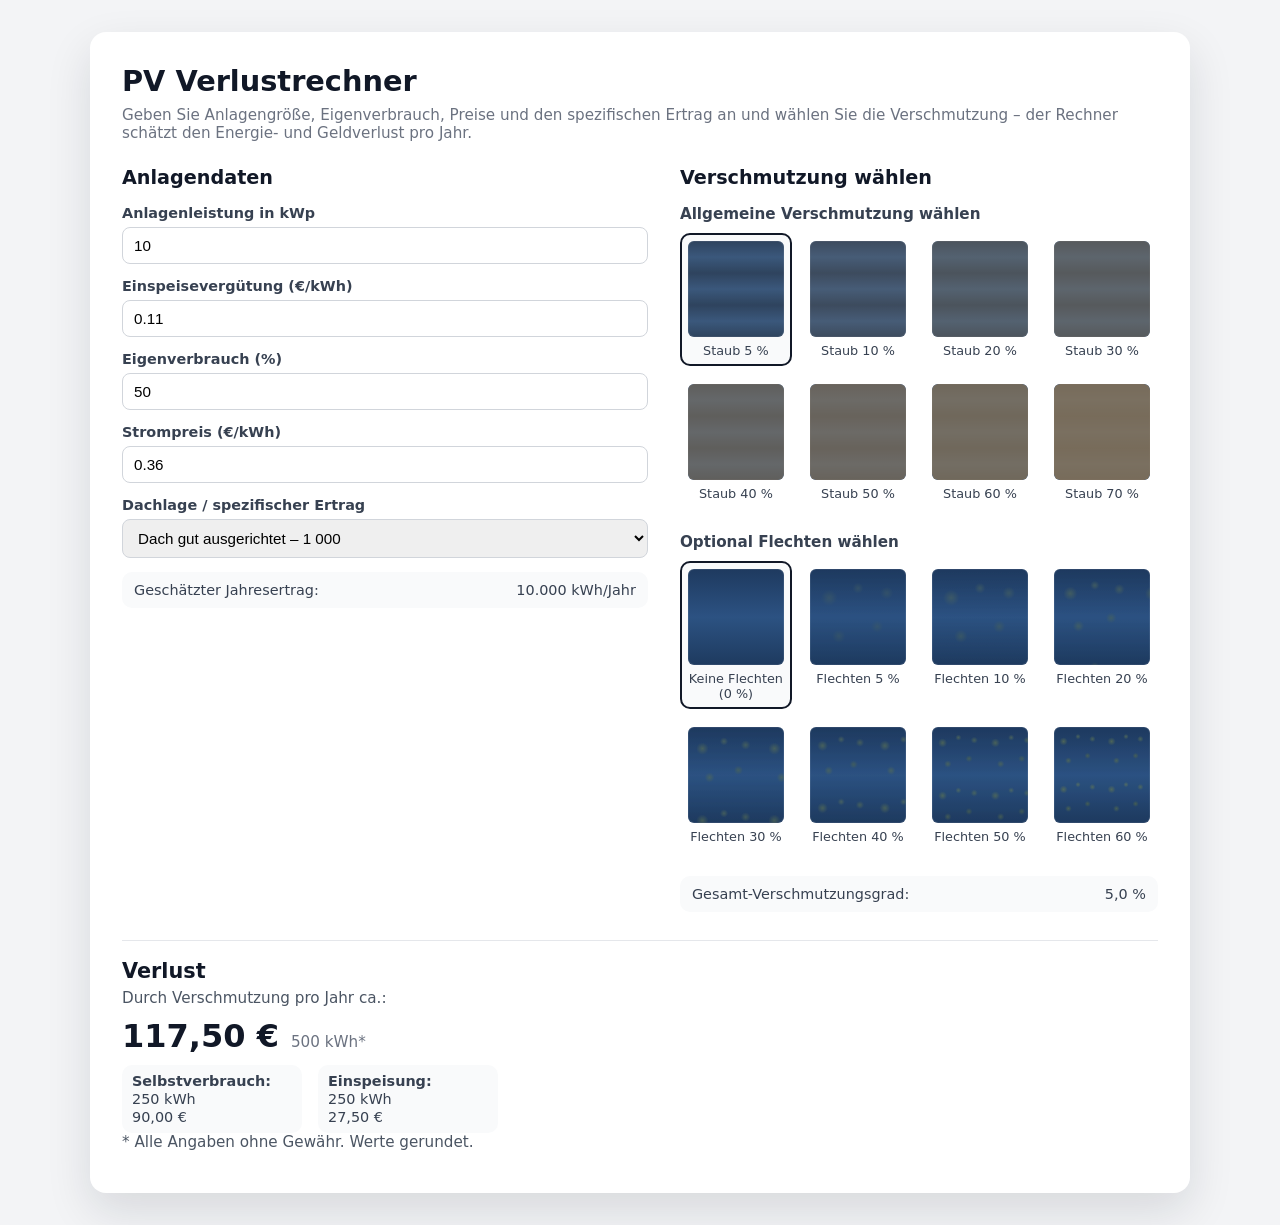
<file: copterclean/index.html>
<!DOCTYPE html>
<html lang="en">
<head>
    <meta charset="UTF-8">
    <meta name="viewport" content="width=device-width, initial-scale=1.0">
    <title>PV Verlustrechner</title>
    <link rel="stylesheet" href="style.css">
</head>
<body>
    <div class="pv-calculator">
        <header class="pv-header">
            <h1>PV Verlustrechner</h1>
            <p>
                Geben Sie Anlagengröße, Eigenverbrauch, Preise und den spezifischen Ertrag an
                und wählen Sie die Verschmutzung – der Rechner schätzt den Energie- und
                Geldverlust pro Jahr.
            </p>
        </header>

        <main class="pv-layout">
            <section class="pv-column pv-inputs">
                <h2>Anlagendaten</h2>

                <div class="pv-field">
                    <label for="systemSize">Anlagenleistung in kWp</label>
                    <input data-pv="systemSize" id="systemSize" type="number" min="0" step="0.1" value="10">
                </div>

                <div class="pv-field">
                    <label for="feedInTariff">Einspeisevergütung (€/kWh)</label>
                    <input data-pv="feedInTariff" id="feedInTariff" type="number" min="0" step="0.01" value="0.11">
                </div>

                <div class="pv-field">
                    <label for="selfConsumption">Eigenverbrauch (%)</label>
                    <input data-pv="selfConsumption" id="selfConsumption" type="number" min="0" max="100" step="1" value="50">
                </div>

                <div class="pv-field">
                    <label for="electricityPrice">Strompreis (€/kWh)</label>
                    <input data-pv="electricityPrice" id="electricityPrice" type="number" min="0" step="0.01" value="0.36">
                </div>

                <div class="pv-field">
                    <label for="specificYield">Dachlage / spezifischer Ertrag</label>
                    <select data-pv="specificYield" id="specificYield" class="form-select" name="specificYield">
                        <option value="900">Mitteleuropa – Dach ≈ 900</option>
                        <option value="1000" selected>Dach gut ausgerichtet – 1 000</option>
                        <option value="1100">Freifläche Mitteleuropa – 1 100</option>
                        <option value="1200">Landwirtschaft / Südeuropa – 1 200</option>
                        <option value="1500">Mittelmeer / Wüstenrand – 1 500</option>
                        <option value="2000">Wüstenregion – 2 000</option>
                    </select>
                </div>

                <div class="pv-result-small">
                    <span>Geschätzter Jahresertrag:</span>
                    <span data-pv="annualProduction">10.000 kWh/Jahr</span>
                </div>
            </section>

            <section class="pv-column pv-contamination">
                <h2>Verschmutzung wählen</h2>

                <fieldset class="pv-radio-group" data-pv="dustGroup" aria-labelledby="dust-legend">
                    <legend id="dust-legend" class="pv-radio-legend">Allgemeine Verschmutzung wählen</legend>
                    <div class="pv-radio-grid">
                        <label class="pv-radio-option">
                            <input type="radio" data-pv="dustLevel" name="dustLevel" value="0.05" checked>
                            <span class="pv-radio-thumb pv-thumb-dust pv-dust-5" aria-hidden="true"></span>
                            <span class="pv-radio-label">Staub 5 %</span>
                        </label>
                        <label class="pv-radio-option">
                            <input type="radio" data-pv="dustLevel" name="dustLevel" value="0.10">
                            <span class="pv-radio-thumb pv-thumb-dust pv-dust-10" aria-hidden="true"></span>
                            <span class="pv-radio-label">Staub 10 %</span>
                        </label>
                        <label class="pv-radio-option">
                            <input type="radio" data-pv="dustLevel" name="dustLevel" value="0.20">
                            <span class="pv-radio-thumb pv-thumb-dust pv-dust-20" aria-hidden="true"></span>
                            <span class="pv-radio-label">Staub 20 %</span>
                        </label>
                        <label class="pv-radio-option">
                            <input type="radio" data-pv="dustLevel" name="dustLevel" value="0.30">
                            <span class="pv-radio-thumb pv-thumb-dust pv-dust-30" aria-hidden="true"></span>
                            <span class="pv-radio-label">Staub 30 %</span>
                        </label>
                        <label class="pv-radio-option">
                            <input type="radio" data-pv="dustLevel" name="dustLevel" value="0.40">
                            <span class="pv-radio-thumb pv-thumb-dust pv-dust-40" aria-hidden="true"></span>
                            <span class="pv-radio-label">Staub 40 %</span>
                        </label>
                        <label class="pv-radio-option">
                            <input type="radio" data-pv="dustLevel" name="dustLevel" value="0.50">
                            <span class="pv-radio-thumb pv-thumb-dust pv-dust-50" aria-hidden="true"></span>
                            <span class="pv-radio-label">Staub 50 %</span>
                        </label>
                        <label class="pv-radio-option">
                            <input type="radio" data-pv="dustLevel" name="dustLevel" value="0.60">
                            <span class="pv-radio-thumb pv-thumb-dust pv-dust-60" aria-hidden="true"></span>
                            <span class="pv-radio-label">Staub 60 %</span>
                        </label>
                        <label class="pv-radio-option">
                            <input type="radio" data-pv="dustLevel" name="dustLevel" value="0.70">
                            <span class="pv-radio-thumb pv-thumb-dust pv-dust-70" aria-hidden="true"></span>
                            <span class="pv-radio-label">Staub 70 %</span>
                        </label>
                    </div>
                </fieldset>

                <fieldset class="pv-radio-group" data-pv="lichenGroup" aria-labelledby="lichen-legend">
                    <legend id="lichen-legend" class="pv-radio-legend">Optional Flechten wählen</legend>
                    <div class="pv-radio-grid">
                        <label class="pv-radio-option">
                            <input type="radio" data-pv="lichenLevel" name="lichenLevel" value="0" checked>
                            <span class="pv-radio-thumb pv-thumb-lichen pv-lichen-0" aria-hidden="true"></span>
                            <span class="pv-radio-label">Keine Flechten (0 %)</span>
                        </label>
                        <label class="pv-radio-option">
                            <input type="radio" data-pv="lichenLevel" name="lichenLevel" value="0.05">
                            <span class="pv-radio-thumb pv-thumb-lichen pv-lichen-5" aria-hidden="true"></span>
                            <span class="pv-radio-label">Flechten 5 %</span>
                        </label>
                        <label class="pv-radio-option">
                            <input type="radio" data-pv="lichenLevel" name="lichenLevel" value="0.10">
                            <span class="pv-radio-thumb pv-thumb-lichen pv-lichen-10" aria-hidden="true"></span>
                            <span class="pv-radio-label">Flechten 10 %</span>
                        </label>
                        <label class="pv-radio-option">
                            <input type="radio" data-pv="lichenLevel" name="lichenLevel" value="0.20">
                            <span class="pv-radio-thumb pv-thumb-lichen pv-lichen-20" aria-hidden="true"></span>
                            <span class="pv-radio-label">Flechten 20 %</span>
                        </label>
                        <label class="pv-radio-option">
                            <input type="radio" data-pv="lichenLevel" name="lichenLevel" value="0.30">
                            <span class="pv-radio-thumb pv-thumb-lichen pv-lichen-30" aria-hidden="true"></span>
                            <span class="pv-radio-label">Flechten 30 %</span>
                        </label>
                        <label class="pv-radio-option">
                            <input type="radio" data-pv="lichenLevel" name="lichenLevel" value="0.40">
                            <span class="pv-radio-thumb pv-thumb-lichen pv-lichen-40" aria-hidden="true"></span>
                            <span class="pv-radio-label">Flechten 40 %</span>
                        </label>
                        <label class="pv-radio-option">
                            <input type="radio" data-pv="lichenLevel" name="lichenLevel" value="0.50">
                            <span class="pv-radio-thumb pv-thumb-lichen pv-lichen-50" aria-hidden="true"></span>
                            <span class="pv-radio-label">Flechten 50 %</span>
                        </label>
                        <label class="pv-radio-option">
                            <input type="radio" data-pv="lichenLevel" name="lichenLevel" value="0.60">
                            <span class="pv-radio-thumb pv-thumb-lichen pv-lichen-60" aria-hidden="true"></span>
                            <span class="pv-radio-label">Flechten 60 %</span>
                        </label>
                    </div>
                </fieldset>

                <div class="pv-result-small">
                    <span>Gesamt-Verschmutzungsgrad:</span>
                    <span data-pv="contaminationPercent">5&nbsp;%</span>
                </div>
            </section>
        </main>

        <section class="pv-loss-summary">
            <h2>Verlust</h2>
            <p>Durch Verschmutzung pro Jahr ca.:</p>
            <div class="pv-loss-main">
                <span data-pv="totalLossEuro" class="pv-loss-euro">117,50&nbsp;€</span>
                <span data-pv="totalLossKwh" class="pv-loss-kwh">500 kWh*</span>
            </div>
            <div class="pv-loss-breakdown">
                <div>
                    <strong>Selbstverbrauch:</strong>
                    <span data-pv="selfLossKwh">250 kWh</span>
                    <span data-pv="selfLossEuro">90,00&nbsp;€</span>
                </div>
                <div>
                    <strong>Einspeisung:</strong>
                    <span data-pv="feedLossKwh">250 kWh</span>
                    <span data-pv="feedLossEuro">27,50&nbsp;€</span>
                </div>
            </div>
            <p class="pv-footnote">
                * Alle Angaben ohne Gewähr. Werte gerundet.
            </p>
        </section>
    </div>

    <script>
        (function () {
            const root = document.querySelector('.pv-calculator');
            const q = (attr) => root.querySelector(`[data-pv="${attr}"]`);
            const qAll = (attr) => root.querySelectorAll(`[data-pv="${attr}"]`);

            const systemSizeInput = q('systemSize');
            const feedInTariffInput = q('feedInTariff');
            const selfConsumptionInput = q('selfConsumption');
            const electricityPriceInput = q('electricityPrice');
            const specificYieldSelect = q('specificYield');
            const getDustLevel = () => root.querySelector('input[data-pv="dustLevel"]:checked')?.value ?? '0.05';
            const getLichenLevel = () => root.querySelector('input[data-pv="lichenLevel"]:checked')?.value ?? '0';

            const annualProductionEl = q('annualProduction');
            const contaminationPercentEl = q('contaminationPercent');

            const totalLossEuroEl = q('totalLossEuro');
            const totalLossKwhEl = q('totalLossKwh');
            const selfLossKwhEl = q('selfLossKwh');
            const selfLossEuroEl = q('selfLossEuro');
            const feedLossKwhEl = q('feedLossKwh');
            const feedLossEuroEl = q('feedLossEuro');

            function clamp(value, min, max) {
                return Math.min(Math.max(value, min), max);
            }

            /** Parse number from input; accepts both "0.11" and "0,11" (German decimal). */
            function parseNum(value) {
                if (value == null || value === '') return NaN;
                const normalized = String(value).trim().replace(',', '.');
                return parseFloat(normalized);
            }

            function formatNumber(value, fractionDigits) {
                return value.toLocaleString('de-DE', {
                    minimumFractionDigits: fractionDigits,
                    maximumFractionDigits: fractionDigits
                });
            }

            function calculate() {
                // 1) Annual production (kWh/year) = kWp × specific yield
                const systemSize = parseNum(systemSizeInput.value) || 0;
                const specificYield = parseNum(specificYieldSelect.value) || 0;
                const annualProduction = systemSize * specificYield;

                // 2) Loss due to contamination (kWh/year)
                // Multiplicative formula: total loss = 1 - ((1 - dust) × (1 - biofilm))
                // Example: 5% dust + 5% biofilm = 1 - (0.95 × 0.95) = 9.75%
                const dust = parseNum(getDustLevel()) || 0;
                const lichen = parseNum(getLichenLevel()) || 0;
                const contaminationLevel = 1 - ((1 - dust) * (1 - lichen));
                const lossKwh = annualProduction * contaminationLevel;

                // 3) Split loss into self-consumption vs feed-in by self-consumption %
                let selfShare = parseNum(selfConsumptionInput.value) || 0;
                selfShare = clamp(selfShare, 0, 100) / 100;
                const feedShare = 1 - selfShare;
                const selfLossKwh = lossKwh * selfShare;
                const feedLossKwh = lossKwh * feedShare;

                // 4) Financial loss: self-consumed loss valued at electricity price
                const electricityPrice = parseNum(electricityPriceInput.value) || 0;
                const selfLossEuro = selfLossKwh * electricityPrice;

                // 5) Financial loss: feed-in loss valued at feed-in tariff
                const feedInTariff = parseNum(feedInTariffInput.value) || 0;
                const feedLossEuro = feedLossKwh * feedInTariff;

                // 6) Total financial loss per year
                const totalLossEuro = selfLossEuro + feedLossEuro;

                annualProductionEl.textContent = `${formatNumber(annualProduction, 0)} kWh/Jahr`;
                contaminationPercentEl.textContent = `${formatNumber(contaminationLevel * 100, 1)} %`;

                totalLossEuroEl.textContent = `${formatNumber(totalLossEuro, 2)} €`;
                totalLossKwhEl.textContent = `${formatNumber(lossKwh, 0)} kWh*`;

                selfLossKwhEl.textContent = `${formatNumber(selfLossKwh, 0)} kWh`;
                selfLossEuroEl.textContent = `${formatNumber(selfLossEuro, 2)} €`;

                feedLossKwhEl.textContent = `${formatNumber(feedLossKwh, 0)} kWh`;
                feedLossEuroEl.textContent = `${formatNumber(feedLossEuro, 2)} €`;
            }

            const inputs = [
                systemSizeInput,
                feedInTariffInput,
                selfConsumptionInput,
                electricityPriceInput,
                specificYieldSelect
            ];
            inputs.forEach((el) => {
                el.addEventListener('input', calculate);
                el.addEventListener('change', calculate);
            });
            qAll('dustLevel').forEach((radio) => radio.addEventListener('change', calculate));
            qAll('lichenLevel').forEach((radio) => radio.addEventListener('change', calculate));

            calculate();
        })();
    </script>
</html>
</file>
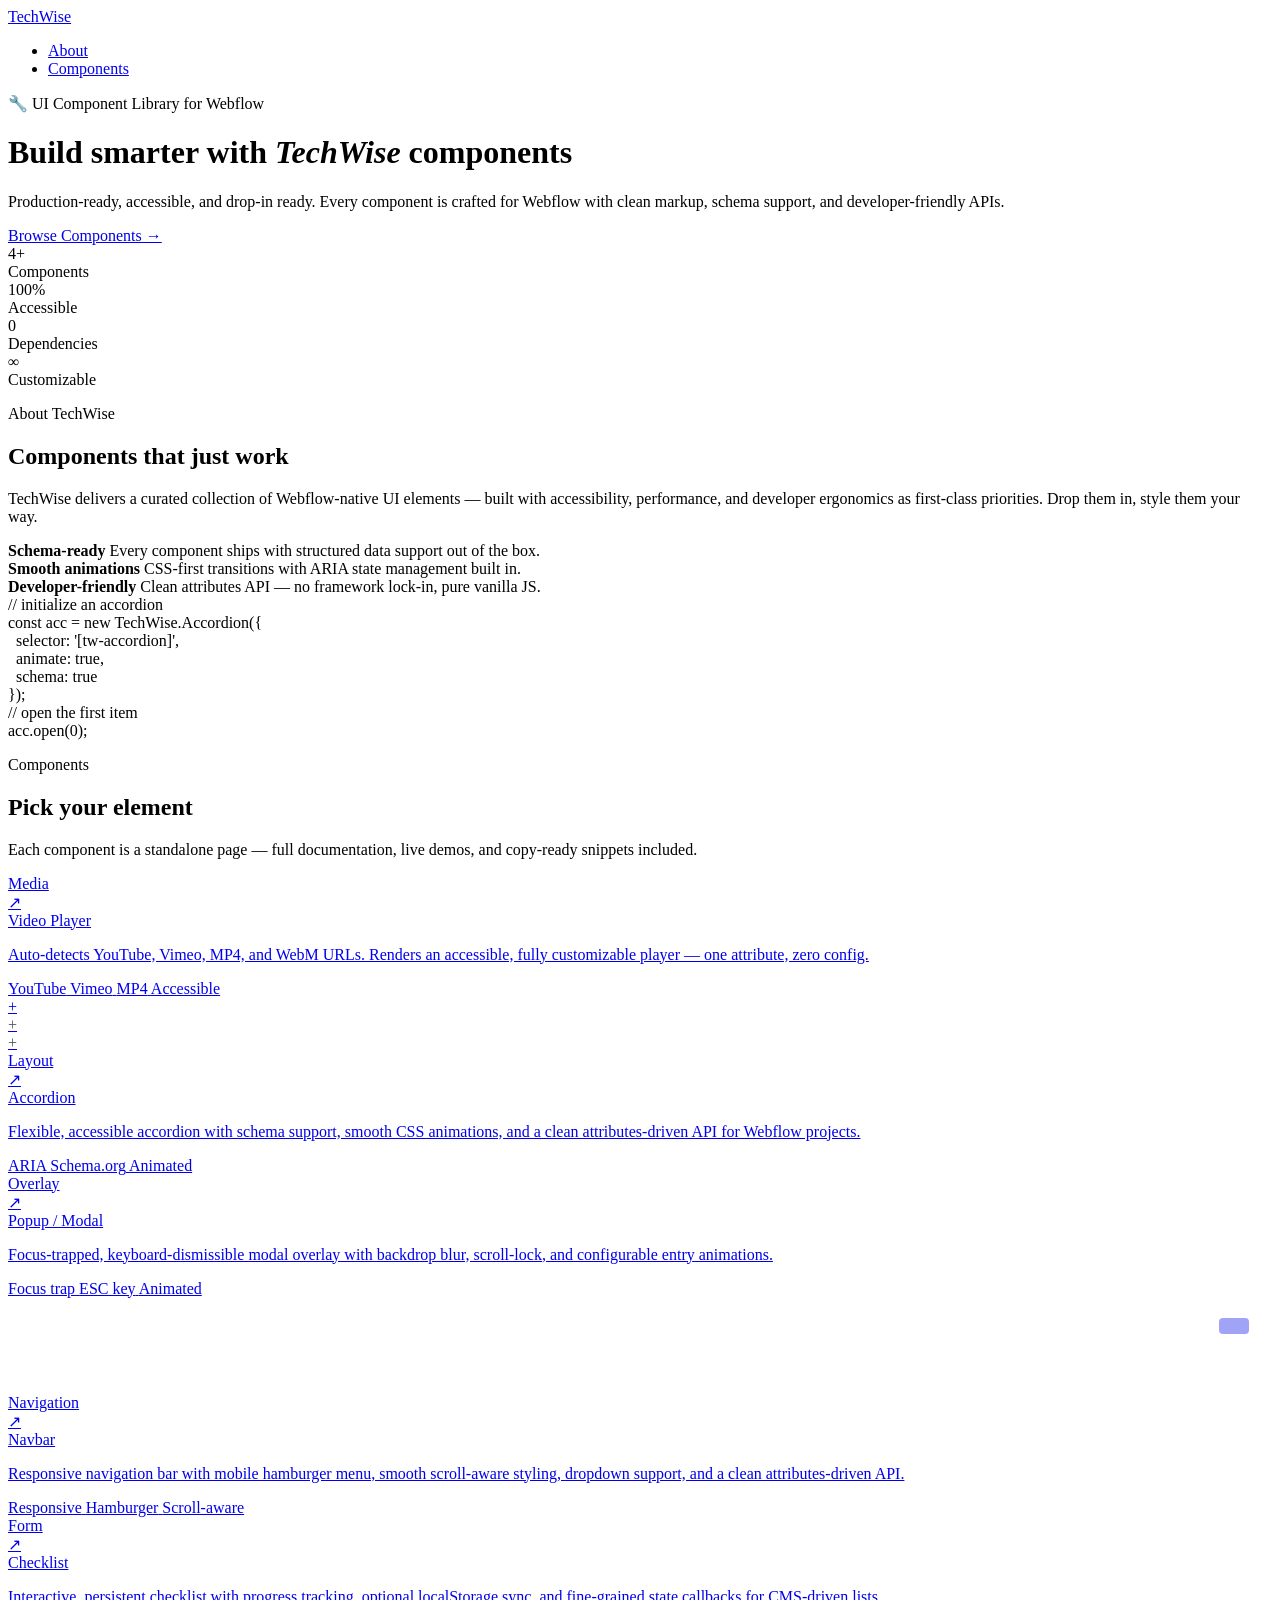
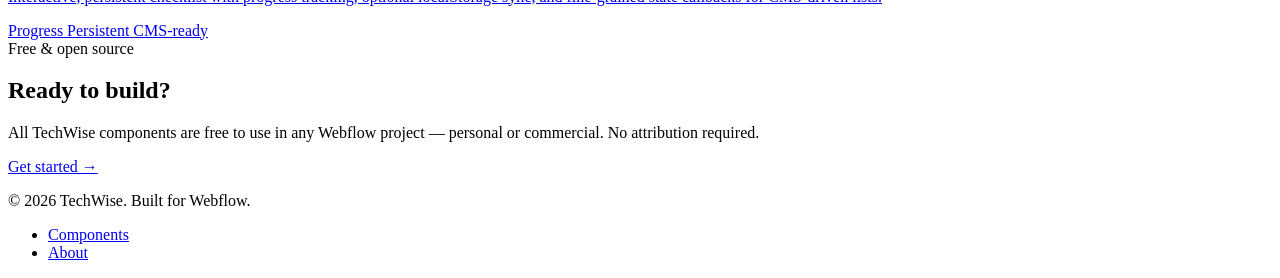
<file: techwise/index.html>
<!doctype html>
<html lang="en">
  <head>
    <meta charset="UTF-8" />
    <meta name="viewport" content="width=device-width, initial-scale=1.0" />
    <title>TechWise — UI Component Library</title>

    <link rel="preconnect" href="https://fonts.googleapis.com" />
    <link rel="preconnect" href="https://fonts.gstatic.com" crossorigin />
    <link
      href="https://fonts.googleapis.com/css2?family=Space+Grotesk:wght@400;500;600;700&family=Inter:wght@300;400;500;600&display=swap"
      rel="stylesheet"
    />
    <link rel="stylesheet" href="https://jswebflow.netlify.app/techwise/style.css" />
  </head>

  <body>
    <!-- NAV -->
    <nav class="navbar">
      <div class="container">
        <div class="nav-inner">
          <a href="#" class="nav-logo"> <span></span> TechWise </a>
          <ul class="nav-menu">
            <li><a class="nav-link" href="#about">About</a></li>
            <li><a class="nav-link" href="#components">Components</a></li>
          </ul>
        </div>
      </div>
    </nav>

    <!-- HERO -->
    <header class="section-main" id="home">
      <div class="padding-section-medium">
        <div class="container">
          <div class="header-content">
            <div class="badge">🔧 UI Component Library for Webflow</div>
            <h1 class="heading-style-h1">
              Build smarter with <em>TechWise</em> components
            </h1>
            <p class="global-desc">
              Production-ready, accessible, and drop-in ready. Every component
              is crafted for Webflow with clean markup, schema support, and
              developer-friendly APIs.
            </p>
            <div class="hero-actions">
              <a href="#components" class="global-button"
                >Browse Components →</a
              >
            </div>
          </div>
        </div>
      </div>
    </header>

    <!-- STATS -->
    <section class="section-main">
      <div class="container">
        <div class="stats-row">
          <div class="stat">
            <div class="stat-num">4+</div>
            <div class="stat-label">Components</div>
          </div>
          <div class="stat">
            <div class="stat-num">100%</div>
            <div class="stat-label">Accessible</div>
          </div>
          <div class="stat">
            <div class="stat-num">0</div>
            <div class="stat-label">Dependencies</div>
          </div>
          <div class="stat">
            <div class="stat-num">∞</div>
            <div class="stat-label">Customizable</div>
          </div>
        </div>
      </div>
    </section>
    <!-- ABOUT -->
    <section class="section-main" id="about">
      <div class="padding-section-medium">
        <div class="container">
          <div class="layout-grid">
            <div class="section-header-left">
              <p class="badge">About TechWise</p>
              <h2 class="heading-style-h2">Components that just&nbsp;work</h2>
              <p class="global-desc">
                TechWise delivers a curated collection of Webflow-native UI
                elements — built with accessibility, performance, and developer
                ergonomics as first-class priorities. Drop them in, style them
                your way.
              </p>
              <div class="feature-list">
                <div class="feature-item">
                  <div class="feature-dot"></div>
                  <div class="feature-item-text">
                    <strong>Schema-ready</strong>
                    <span
                      >Every component ships with structured data support out of
                      the box.</span
                    >
                  </div>
                </div>
                <div class="feature-item">
                  <div class="feature-dot"></div>
                  <div class="feature-item-text">
                    <strong>Smooth animations</strong>
                    <span
                      >CSS-first transitions with ARIA state management built
                      in.</span
                    >
                  </div>
                </div>
                <div class="feature-item">
                  <div class="feature-dot"></div>
                  <div class="feature-item-text">
                    <strong>Developer-friendly</strong>
                    <span
                      >Clean attributes API — no framework lock-in, pure vanilla
                      JS.</span
                    >
                  </div>
                </div>
              </div>
            </div>
            <div class="about-visual">
              <div class="code-line">
                <span class="cm">// initialize an accordion</span>
              </div>
              <div class="code-line">
                <span class="kw">const</span> acc = <span class="kw">new</span>
                <span class="attr">TechWise</span>.<span class="attr"
                  >Accordion</span
                >({
              </div>
              <div class="code-line">
                &nbsp;&nbsp;<span class="attr">selector</span>:
                <span class="str">'[tw-accordion]'</span>,
              </div>
              <div class="code-line">
                &nbsp;&nbsp;<span class="attr">animate</span>:
                <span class="str">true</span>,
              </div>
              <div class="code-line">
                &nbsp;&nbsp;<span class="attr">schema</span>:
                <span class="str">true</span>
              </div>
              <div class="code-line">});</div>
              <div class="code-line">
                <span class="cm">// open the first item</span>
              </div>
              <div class="code-line">
                acc.<span class="attr">open</span>(<span class="str">0</span>);
              </div>
            </div>
          </div>
        </div>
      </div>
    </section>

    <!-- COMPONENTS -->
    <section class="section-main" id="components">
      <div class="padding-section-medium">
        <div class="container">
          <div class="section-header-left">
            <p class="badge">Components</p>
            <h2 class="heading-style-h2">Pick your element</h2>
            <p class="global-desc">
              Each component is a standalone page — full documentation, live
              demos, and copy-ready snippets included.
            </p>
          </div>

          <div class="layout-grid margin-top-32">
            <!-- Video Player -->
            <a
              href="https://jswebflow.netlify.app/techwise/videoplayer/"
              target="_blank"
              class="component-card"
            >
              <div class="card-preview">
                <div class="preview-player">
                  <div class="preview-player-screen">
                    <div class="preview-play-btn"></div>
                  </div>
                  <div class="preview-controls">
                    <div class="preview-dot"></div>
                    <div class="preview-bar"></div>
                    <div class="preview-dot"></div>
                  </div>
                </div>
              </div>
              <div class="card-body">
                <div class="card-meta">
                  <span class="card-tag">Media</span>
                  <div class="card-arrow">↗</div>
                </div>
                <div class="card-title">Video Player</div>
                <p class="card-desc">
                  Auto-detects YouTube, Vimeo, MP4, and WebM URLs. Renders an
                  accessible, fully customizable player — one attribute, zero
                  config.
                </p>
                <div class="card-footer">
                  <span class="card-pill">YouTube</span>
                  <span class="card-pill">Vimeo</span>
                  <span class="card-pill">MP4</span>
                  <span class="card-pill">Accessible</span>
                </div>
              </div>
            </a>

            <!-- Accordion -->
            <a
              href="https://jswebflow.netlify.app/techwise/accordian/"
              target="_blank"
              class="component-card"
            >
              <div class="card-preview">
                <div class="preview-accordion">
                  <div class="preview-acc-item">
                    <div class="preview-acc-head">
                      <div class="preview-acc-title"></div>
                      <div class="preview-acc-icon">+</div>
                    </div>
                    <div class="preview-acc-body">
                      <div class="preview-acc-line" style="width: 90%"></div>
                      <div class="preview-acc-line" style="width: 70%"></div>
                      <div class="preview-acc-line" style="width: 80%"></div>
                    </div>
                  </div>
                  <div class="preview-acc-item">
                    <div class="preview-acc-head">
                      <div class="preview-acc-title" style="width: 45%"></div>
                      <div class="preview-acc-icon" style="color: #4b5563">
                        +
                      </div>
                    </div>
                  </div>
                  <div class="preview-acc-item">
                    <div class="preview-acc-head">
                      <div class="preview-acc-title" style="width: 55%"></div>
                      <div class="preview-acc-icon" style="color: #4b5563">
                        +
                      </div>
                    </div>
                  </div>
                </div>
              </div>
              <div class="card-body">
                <div class="card-meta">
                  <span class="card-tag">Layout</span>
                  <div class="card-arrow">↗</div>
                </div>
                <div class="card-title">Accordion</div>
                <p class="card-desc">
                  Flexible, accessible accordion with schema support, smooth CSS
                  animations, and a clean attributes-driven API for Webflow
                  projects.
                </p>
                <div class="card-footer">
                  <span class="card-pill">ARIA</span>
                  <span class="card-pill">Schema.org</span>
                  <span class="card-pill">Animated</span>
                </div>
              </div>
            </a>

            <!-- Popup -->
            <a
              href="https://jswebflow.netlify.app/techwise/modal"
              target="_blank"
              class="component-card"
            >
              <div class="card-preview">
                <div class="preview-popup-backdrop">
                  <div class="preview-popup-modal">
                    <div class="preview-popup-title"></div>
                    <div class="preview-popup-line" style="width: 90%"></div>
                    <div class="preview-popup-line" style="width: 75%"></div>
                    <div class="preview-popup-line" style="width: 60%"></div>
                    <div class="preview-popup-btn"></div>
                  </div>
                </div>
              </div>
              <div class="card-body">
                <div class="card-meta">
                  <span class="card-tag">Overlay</span>
                  <div class="card-arrow">↗</div>
                </div>
                <div class="card-title">Popup / Modal</div>
                <p class="card-desc">
                  Focus-trapped, keyboard-dismissible modal overlay with
                  backdrop blur, scroll-lock, and configurable entry animations.
                </p>
                <div class="card-footer">
                  <span class="card-pill">Focus trap</span>
                  <span class="card-pill">ESC key</span>
                  <span class="card-pill">Animated</span>
                </div>
              </div>
            </a>

                <!-- Navbar -->
            <a
              href="https://jswebflow.netlify.app/techwise/navbar.html"
              target="_blank"
              class="component-card"
            >
              <div class="card-preview">
                <div style="display:flex; flex-direction:column; gap:8px; padding:12px; width:100%; box-sizing:border-box;">
                  <!-- Navbar preview bar -->
                  <div style="width:100%; height:32px; background:rgba(255,255,255,0.06); border-radius:6px; display:flex; align-items:center; padding:0 10px; gap:8px; box-sizing:border-box; border:1px solid rgba(255,255,255,0.08);">
                    <div style="width:28px; height:10px; background:rgba(255,255,255,0.35); border-radius:3px;"></div>
                    <div style="flex:1;"></div>
                    <div style="width:22px; height:7px; background:rgba(255,255,255,0.18); border-radius:3px;"></div>
                    <div style="width:22px; height:7px; background:rgba(255,255,255,0.18); border-radius:3px;"></div>
                    <div style="width:22px; height:7px; background:rgba(255,255,255,0.18); border-radius:3px;"></div>
                    <div style="width:30px; height:16px; background:rgba(99,102,241,0.6); border-radius:4px;"></div>
                  </div>
                  <!-- Mobile hamburger preview -->
                  <div style="width:100%; height:32px; background:rgba(255,255,255,0.04); border-radius:6px; display:flex; align-items:center; padding:0 10px; gap:8px; box-sizing:border-box; border:1px solid rgba(255,255,255,0.06);">
                    <div style="width:28px; height:10px; background:rgba(255,255,255,0.25); border-radius:3px;"></div>
                    <div style="flex:1;"></div>
                    <div style="display:flex; flex-direction:column; gap:3px;">
                      <div style="width:14px; height:2px; background:rgba(255,255,255,0.4); border-radius:2px;"></div>
                      <div style="width:14px; height:2px; background:rgba(255,255,255,0.4); border-radius:2px;"></div>
                      <div style="width:10px; height:2px; background:rgba(255,255,255,0.4); border-radius:2px;"></div>
                    </div>
                  </div>
                </div>
              </div>
              <div class="card-body">
                <div class="card-meta">
                  <span class="card-tag">Navigation</span>
                  <div class="card-arrow">↗</div>
                </div>
                <div class="card-title">Navbar</div>
                <p class="card-desc">
                  Responsive navigation bar with mobile hamburger menu, smooth
                  scroll-aware styling, dropdown support, and a clean
                  attributes-driven API.
                </p>
                <div class="card-footer">
                  <span class="card-pill">Responsive</span>
                  <span class="card-pill">Hamburger</span>
                  <span class="card-pill">Scroll-aware</span>
                </div>
              </div>
            </a>

            <!-- Checklist -->
            <a
              href="https://jswebflow.netlify.app/techwise/accessibilitychecklist"
              target="_blank"
              class="component-card"
            >
              <div class="card-preview">
                <div class="preview-checklist">
                  <div class="preview-check-item">
                    <div class="preview-checkbox checked"></div>
                    <div class="preview-check-text check-text-done"></div>
                  </div>
                  <div class="preview-check-item">
                    <div class="preview-checkbox checked"></div>
                    <div
                      class="preview-check-text check-text-done"
                      style="width: 55%"
                    ></div>
                  </div>
                  <div class="preview-check-item">
                    <div class="preview-checkbox"></div>
                    <div class="preview-check-text"></div>
                  </div>
                  <div class="preview-check-item">
                    <div class="preview-checkbox"></div>
                    <div class="preview-check-text" style="width: 70%"></div>
                  </div>
                </div>
              </div>
              <div class="card-body">
                <div class="card-meta">
                  <span class="card-tag">Form</span>
                  <div class="card-arrow">↗</div>
                </div>
                <div class="card-title">Checklist</div>
                <p class="card-desc">
                  Interactive, persistent checklist with progress tracking,
                  optional localStorage sync, and fine-grained state callbacks
                  for CMS-driven lists.
                </p>
                <div class="card-footer">
                  <span class="card-pill">Progress</span>
                  <span class="card-pill">Persistent</span>
                  <span class="card-pill">CMS-ready</span>
                </div>
              </div>
            </a>
          </div>
        </div>
      </div>
    </section>

    <!-- CTA -->
    <section class="section-main">
      <div class="padding-section-medium">
        <div class="container">
          <div class="section-header-left">
            <div class="badge">Free & open source</div>
            <h2 class="heading-style-h2">Ready to build?</h2>
            <p class="global-desc">
              All TechWise components are free to use in any Webflow project —
              personal or commercial. No attribution required.
            </p>
            <div class="hero-actions">
              <a href="#components" class="global-button">Get started →</a>
              <!-- <a href="https://github.com" class="btn-ghost" target="_blank">GitHub</a> -->
            </div>
          </div>
        </div>
      </div>
    </section>

    <!-- FOOTER -->
    <footer class="footer">
      <div class="container">
        <div class="footer-inner">
          <p class="footer-copy">© 2026 TechWise. Built for Webflow.</p>
          <ul class="footer-links">
            <li><a href="#components">Components</a></li>
            <li><a href="#about">About</a></li>
            <!-- <li><a href="https://webflow.com" target="_blank">Webflow</a></li> -->
          </ul>
        </div>
      </div>
    </footer>
  </body>
</html>
</file>
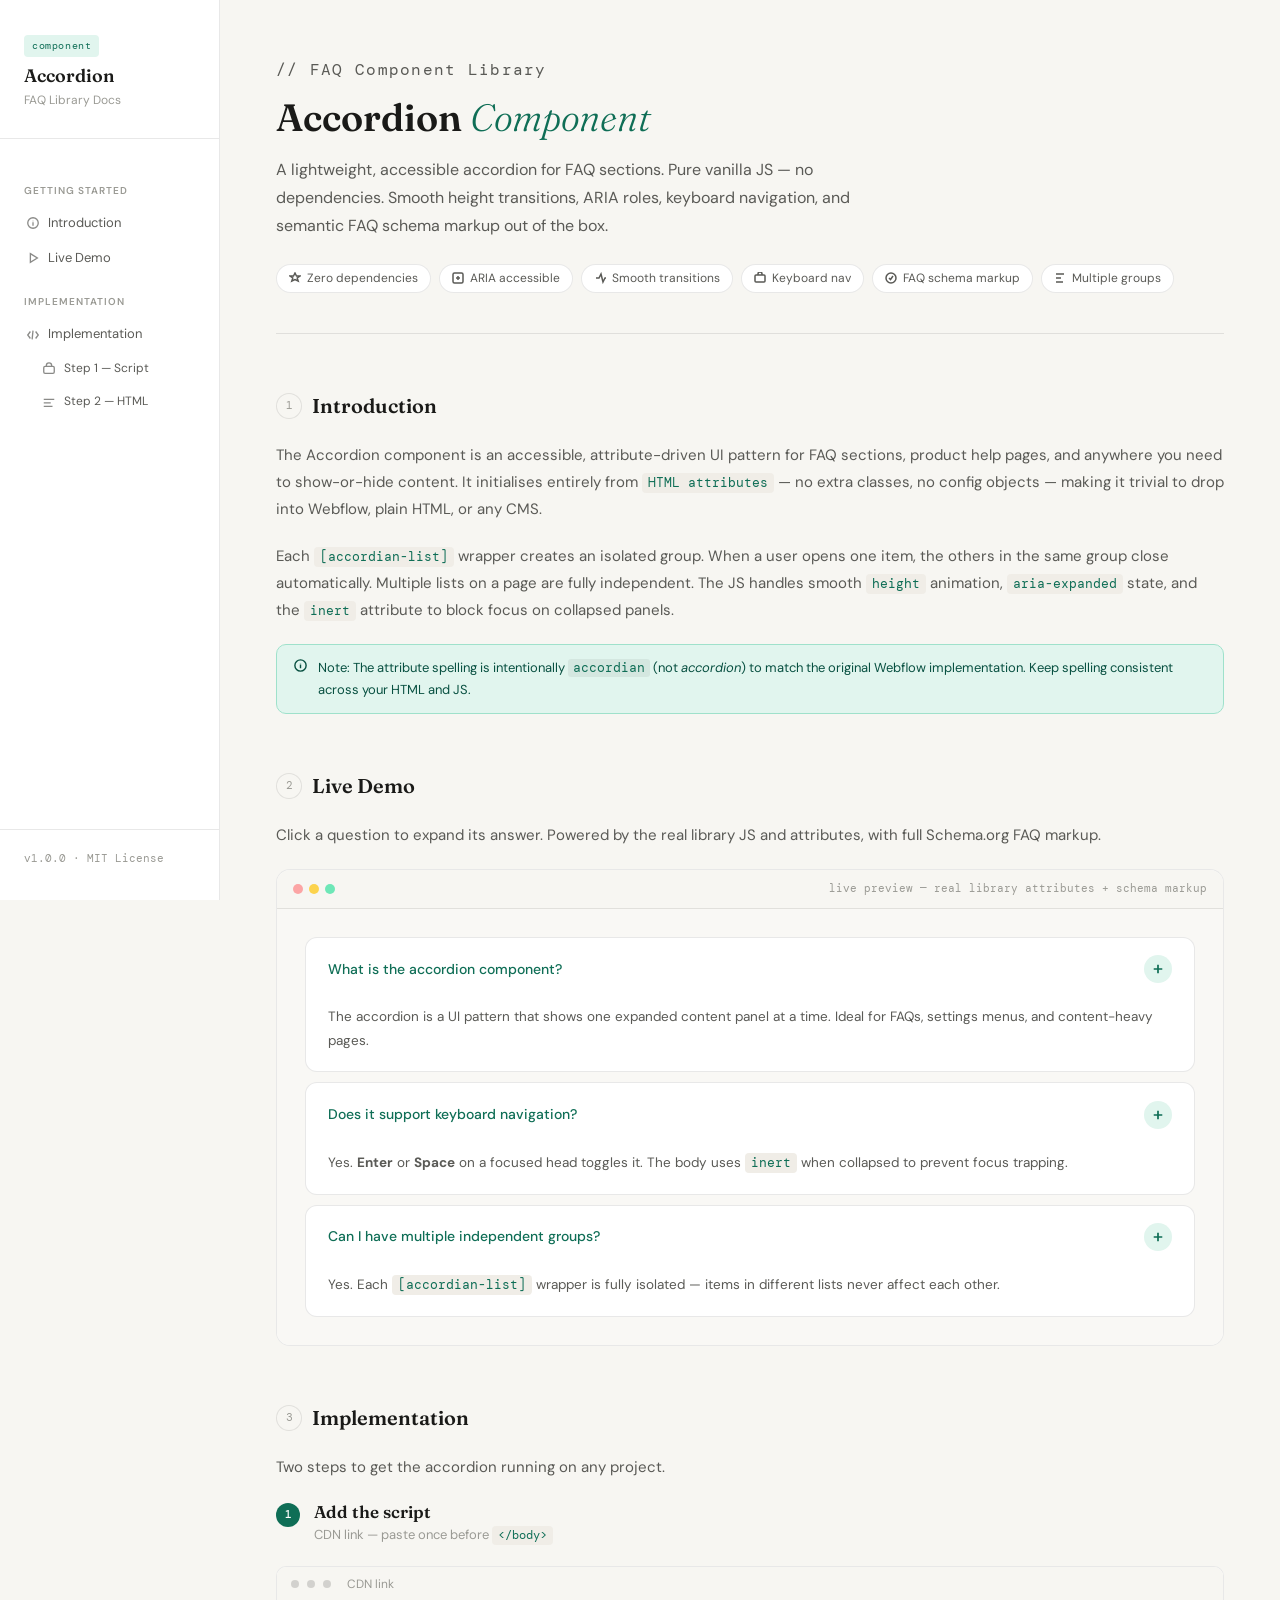
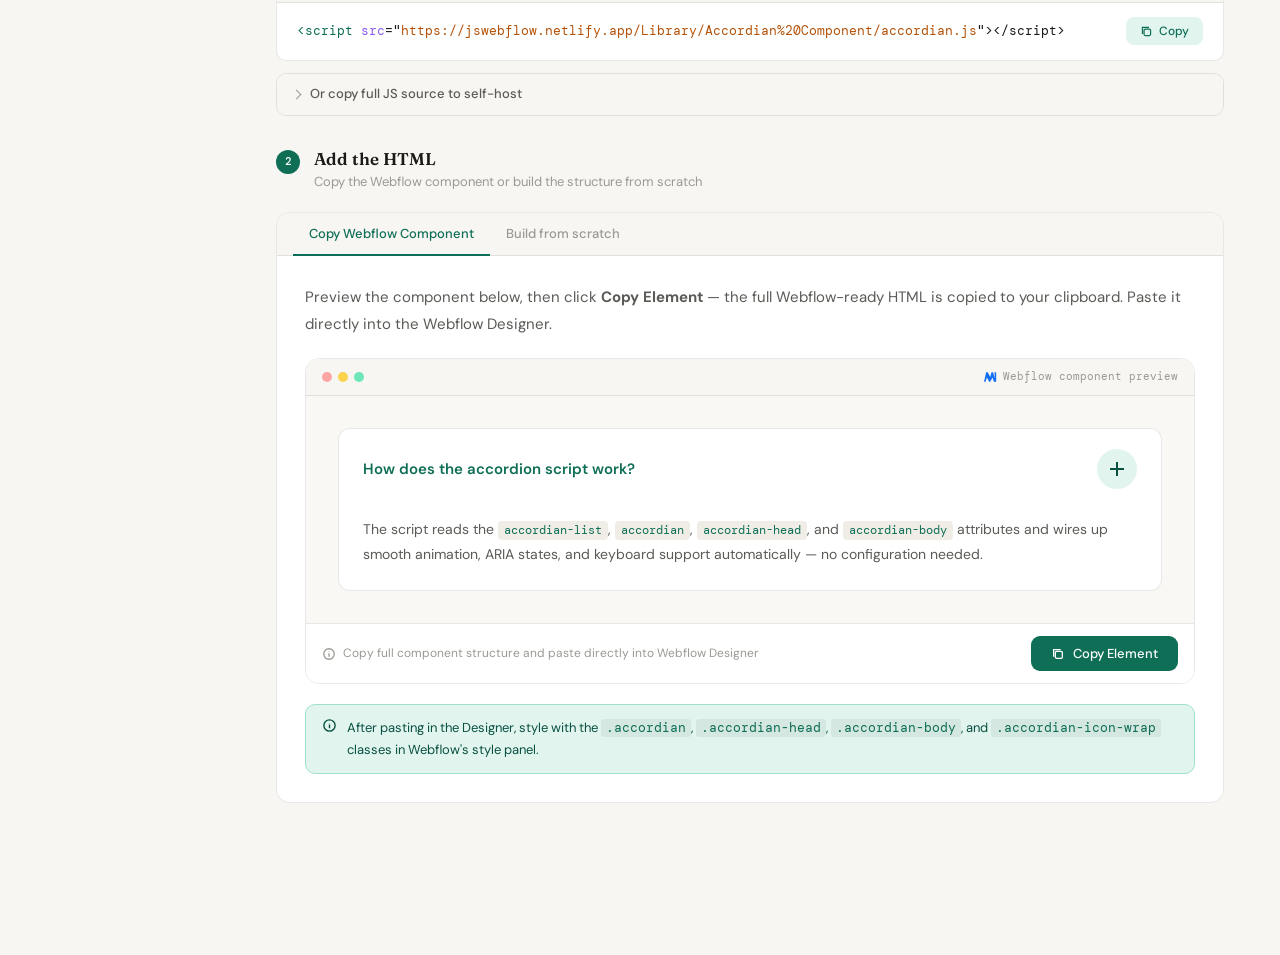
<file: Library/Accordian Component/Index.html>
<!DOCTYPE html>
<html lang="en">
<head>
  <meta charset="UTF-8" />
  <meta name="viewport" content="width=device-width, initial-scale=1.0" />
  <title>Accordion — FAQ Component Library</title>
  <link rel="preconnect" href="https://fonts.googleapis.com">
  <link rel="preconnect" href="https://fonts.gstatic.com" crossorigin>
  <link href="https://fonts.googleapis.com/css2?family=DM+Mono:wght@400;500&family=DM+Sans:wght@300;400;500;600&family=Fraunces:ital,opsz,wght@0,9..144,300;0,9..144,600;1,9..144,300&display=swap" rel="stylesheet">
  <style>
    *, *::before, *::after { box-sizing: border-box; margin: 0; padding: 0; }
    :root {
      --teal-50:#e1f5ee; --teal-100:#9fe1cb; --teal-600:#0f6e56; --teal-800:#085041;
      --bg:#f7f6f2; --bg-card:#ffffff; --bg-code:#f0ede7;
      --border:rgba(0,0,0,0.09); --border-strong:rgba(0,0,0,0.15);
      --text-primary:#1a1a18; --text-secondary:#5a5a56; --text-muted:#9a9a94;
      --accent:#0f6e56; --accent-light:#e1f5ee;
    }
    html { scroll-behavior:smooth; }
    body { font-family:'DM Sans',sans-serif; background:var(--bg); color:var(--text-primary); min-height:100vh; font-size:15px; line-height:1.6; }

    /* ── Layout ── */
    .layout { display:grid; grid-template-columns:220px 1fr; min-height:100vh; }

    /* ── Sidebar ── */
    .sidebar { position:sticky; top:0; height:100vh; overflow-y:auto; background:var(--bg-card); border-right:1px solid var(--border); padding:2rem 0; display:flex; flex-direction:column; }
    .sidebar-logo { padding:0 1.5rem 1.75rem; border-bottom:1px solid var(--border); margin-bottom:1.5rem; }
    .logo-tag { font-family:'DM Mono',monospace; font-size:10px; color:var(--accent); background:var(--accent-light); padding:3px 8px; border-radius:4px; display:inline-block; margin-bottom:8px; letter-spacing:.06em; }
    .sidebar-logo h1 { font-family:'Fraunces',serif; font-size:18px; font-weight:600; color:var(--text-primary); line-height:1.2; }
    .sidebar-logo p { font-size:12px; color:var(--text-muted); margin-top:4px; }
    .sidebar-nav { padding:0 1rem; flex:1; }
    .nav-group-title { font-size:10px; font-weight:600; letter-spacing:.1em; text-transform:uppercase; color:var(--text-muted); padding:0 .5rem; margin:1.25rem 0 .5rem; }
    .nav-link { display:flex; align-items:center; gap:8px; padding:6px 10px; border-radius:7px; font-size:13px; color:var(--text-secondary); text-decoration:none; transition:all .15s; margin-bottom:2px; }
    .nav-link:hover { background:var(--bg); color:var(--text-primary); }
    .nav-link.active { background:var(--accent-light); color:var(--accent); font-weight:500; }
    .nav-link svg { width:14px; height:14px; opacity:.7; flex-shrink:0; }
    .nav-link.sub { padding-left:26px; font-size:12px; }
    .sidebar-footer { padding:1.25rem 1.5rem 0; border-top:1px solid var(--border); margin-top:auto; }
    .version-badge { font-family:'DM Mono',monospace; font-size:11px; color:var(--text-muted); }

    /* ── Main ── */
    .main { padding:3.5rem 3.5rem 6rem; min-width:0; }

    /* ── Page header ── */
    .page-header { margin-bottom:3.5rem; padding-bottom:2.5rem; border-bottom:1px solid var(--border); animation:fadeUp .5s ease both; }
    .eyebrow { font-family:'DM Mono',monospace; font-size:11px; color:var(--accent); letter-spacing:.08em; margin-bottom:.75rem; }
    .page-header h2 { font-family:'Fraunces',serif; font-size:38px; font-weight:600; line-height:1.15; color:var(--text-primary); margin-bottom:1rem; }
    .page-header h2 em { font-style:italic; font-weight:300; color:var(--accent); }
    .page-header > p { font-size:16px; color:var(--text-secondary); max-width:620px; line-height:1.75; }
    .pill-row { display:flex; gap:8px; flex-wrap:wrap; margin-top:1.5rem; }
    .pill { display:inline-flex; align-items:center; gap:6px; font-size:12px; color:var(--text-secondary); background:var(--bg-card); border:1px solid var(--border); border-radius:99px; padding:4px 12px; }
    .pill svg { width:12px; height:12px; }

    /* ── Sections ── */
    section { margin-bottom:3.5rem; animation:fadeUp .5s ease both; }
    section:nth-child(2){ animation-delay:.06s; }
    section:nth-child(3){ animation-delay:.12s; }
    section:nth-child(4){ animation-delay:.18s; }
    .section-header { display:flex; align-items:center; gap:10px; margin-bottom:1.25rem; }
    .section-number { font-family:'DM Mono',monospace; font-size:11px; color:var(--text-muted); background:var(--bg); border:1px solid var(--border); width:26px; height:26px; border-radius:50%; display:flex; align-items:center; justify-content:center; flex-shrink:0; }
    .section-header h3 { font-family:'Fraunces',serif; font-size:20px; font-weight:600; color:var(--text-primary); }
    .prose { font-size:15px; color:var(--text-secondary); line-height:1.8; margin-bottom:1.25rem; }
    code { font-family:'DM Mono',monospace; font-size:12.5px; background:var(--bg-code); padding:2px 6px; border-radius:4px; color:var(--accent); }

    /* ── Live demo shell ── */
    .demo-shell { background:var(--bg-card); border:1px solid var(--border); border-radius:14px; overflow:hidden; }
    .demo-topbar { background:var(--bg); border-bottom:1px solid var(--border); padding:10px 16px; display:flex; align-items:center; gap:10px; }
    .demo-dots { display:flex; gap:6px; }
    .demo-dot { width:10px; height:10px; border-radius:50%; }
    .demo-dot.r{background:#fca5a5;} .demo-dot.y{background:#fcd34d;} .demo-dot.g{background:#6ee7b7;}
    .demo-label { font-family:'DM Mono',monospace; font-size:11px; color:var(--text-muted); margin-left:auto; }
    .demo-inner { padding:1.75rem; background:#f9f8f5; }
    .demo-inner [accordian-list] { display:flex; flex-direction:column; gap:10px; }
    .demo-inner [accordian] { background:#fff; border:1px solid var(--border); border-radius:12px; overflow:hidden; }
    .demo-inner [accordian-head] { width:100%; display:flex; justify-content:space-between; align-items:center; gap:12px; padding:1.1rem 1.4rem; background:transparent; border:none; cursor:pointer; color:var(--accent); text-align:left; font-family:'DM Sans',sans-serif; }
    .demo-inner .acc-q { font-size:14px; font-weight:500; line-height:1.4; }
    .demo-inner .acc-icon { width:28px; height:28px; border-radius:50%; background:var(--accent-light); display:flex; align-items:center; justify-content:center; flex-shrink:0; transition:transform .35s cubic-bezier(.4,0,.2,1); }
    .demo-inner .acc-icon svg { width:12px; height:12px; stroke:var(--teal-600); }
    .demo-inner [accordian-head].open .acc-icon { transform:rotate(45deg); }
    .demo-inner .acc-body-inner { padding:.25rem 1.4rem 1.2rem; font-size:13.5px; color:var(--text-secondary); line-height:1.75; }

    /* ── Step blocks ── */
    .step-wrap { margin-bottom:2rem; }
    .step-head { display:flex; align-items:flex-start; gap:14px; margin-bottom:1.25rem; }
    .step-pip { font-family:'DM Mono',monospace; font-size:11px; font-weight:500; color:var(--bg-card); background:var(--accent); width:24px; height:24px; border-radius:50%; display:flex; align-items:center; justify-content:center; flex-shrink:0; margin-top:2px; }
    .step-title { font-family:'Fraunces',serif; font-size:17px; font-weight:600; color:var(--text-primary); line-height:1.3; }
    .step-sub { font-size:13px; color:var(--text-muted); margin-top:2px; }
    .step-sub code { font-size:11.5px; }

    /* ── CDN card ── */
    .cdn-card { background:var(--bg-card); border:1px solid var(--border); border-radius:10px; overflow:hidden; }
    .cdn-card-header { background:var(--bg); border-bottom:1px solid var(--border); padding:8px 14px; display:flex; align-items:center; gap:8px; font-size:12px; color:var(--text-muted); }
    .cdn-card-header .dot { width:8px; height:8px; border-radius:50%; background:var(--border-strong); }
    .cdn-body { padding:.9rem 1.25rem; display:flex; align-items:center; gap:12px; }
    .cdn-code { font-family:'DM Mono',monospace; font-size:12.5px; color:var(--text-primary); flex:1; overflow:hidden; text-overflow:ellipsis; white-space:nowrap; }
    .cdn-code .ctag{color:#0f6e56;} .cdn-code .cattr{color:#8b5cf6;} .cdn-code .cval{color:#b45309;}
    .copy-btn { display:inline-flex; align-items:center; gap:6px; font-family:'DM Sans',sans-serif; font-size:12px; font-weight:500; color:var(--accent); background:var(--accent-light); border:none; border-radius:8px; padding:6px 14px; cursor:pointer; transition:all .15s; white-space:nowrap; flex-shrink:0; }
    .copy-btn:hover{background:var(--teal-100);} .copy-btn.done{color:#059669;background:#d1fae5;}

    /* ── Source details (collapsible) ── */
    .source-details { border:1px solid var(--border); border-radius:10px; overflow:hidden; margin-bottom:0; }
    .source-details summary { list-style:none; display:flex; align-items:center; gap:8px; padding:10px 16px; font-size:13px; font-weight:500; color:var(--text-secondary); cursor:pointer; user-select:none; background:var(--bg); }
    .source-details summary::-webkit-details-marker { display:none; }
    .source-details summary::before { content:''; display:inline-block; width:7px; height:7px; border-right:1.5px solid var(--text-muted); border-bottom:1.5px solid var(--text-muted); transform:rotate(-45deg); transition:transform .2s; margin-right:2px; flex-shrink:0; }
    .source-details[open] summary::before { transform:rotate(45deg); }
    .source-details pre { border-radius:0; }

    /* ── Tabs ── */
    .tabs-wrap { background:var(--bg-card); border:1px solid var(--border); border-radius:14px; overflow:hidden; }
    .tabs-nav { display:flex; border-bottom:1px solid var(--border); background:var(--bg); padding:0 1rem; }
    .tab-btn { font-family:'DM Sans',sans-serif; font-size:13px; font-weight:500; color:var(--text-muted); background:transparent; border:none; border-bottom:2px solid transparent; padding:12px 16px; cursor:pointer; transition:all .15s; margin-bottom:-1px; }
    .tab-btn:hover{color:var(--text-primary);} .tab-btn.active{color:var(--accent);border-bottom-color:var(--accent);}
    .tab-panel { display:none; padding:1.75rem; }
    .tab-panel.active { display:block; }

    /* ── Webflow preview ── */
    .wf-preview-shell { border:1px solid var(--border); border-radius:14px; overflow:hidden; }
    .wf-preview-bar { background:var(--bg); border-bottom:1px solid var(--border); padding:9px 16px; display:flex; align-items:center; gap:10px; }
    .wf-preview-label { font-family:'DM Mono',monospace; font-size:11px; color:var(--text-muted); margin-left:auto; display:flex; align-items:center; gap:5px; }
    .wf-preview-inner { padding:2rem; background:#f9f8f5; }

    /* Webflow accordion preview styles (mirrors original Webflow classes) */
    .wf-home-faq-list { display:flex; flex-direction:column; gap:10px; }
    .wf-accordian { background:#fff; border-radius:12px; overflow:hidden; border:1px solid var(--border); }
    .wf-accordian-head { width:100%; display:flex; justify-content:space-between; align-items:center; gap:12px; padding:1.25rem 1.5rem; background:transparent; border:none; cursor:pointer; color:var(--teal-600); text-align:left; font-family:'DM Sans',sans-serif; }
    .wf-faq-question { font-size:15px; font-weight:600; line-height:1.4; }
    .wf-accordian-icon-wrap { aspect-ratio:1; background:var(--accent-light); border-radius:100%; display:flex; justify-content:center; align-items:center; width:2.5rem; flex-shrink:0; transition:transform .4s; }
    .wf-accordian-icon { display:flex; width:14px; color:var(--teal-800); }
    .wf-accordian-head.open .wf-accordian-icon-wrap { transform:rotate(45deg); }
    .wf-accordian-body { overflow:hidden; transition:height .3s ease; }
    .wf-accordian-body-content { padding:.5rem 1.5rem 1.5rem; }
    .wf-accordian-richtext { font-size:14px; color:var(--text-secondary); line-height:1.75; }
    .wf-accordian-richtext p { margin-bottom:.6rem; }
    .wf-accordian-richtext p:last-child { margin-bottom:0; }
    .wf-accordian-richtext ul { padding-left:1.25rem; margin-top:.4rem; }
    .wf-accordian-richtext li { margin-bottom:.3rem; }
    .wf-accordian-richtext code { font-size:11.5px; }

    /* Copy bar */
    .wf-copy-bar { background:var(--bg-card); border-top:1px solid var(--border); padding:12px 16px; display:flex; align-items:center; justify-content:space-between; gap:12px; }
    .wf-copy-hint { font-size:12px; color:var(--text-muted); display:flex; align-items:center; gap:7px; }
    .wf-copy-hint svg { flex-shrink:0; }
    .wf-copy-el-btn { display:inline-flex; align-items:center; gap:8px; font-family:'DM Sans',sans-serif; font-size:13px; font-weight:500; color:#fff; background:var(--accent); border:none; border-radius:9px; padding:9px 20px; cursor:pointer; transition:all .15s; white-space:nowrap; }
    .wf-copy-el-btn:hover { background:var(--teal-800); }
    .wf-copy-el-btn.done { background:#059669; }

    /* ── Code blocks ── */
    .code-wrap { position:relative; margin-bottom:1.5rem; }
    .code-label { font-family:'DM Mono',monospace; font-size:10px; letter-spacing:.08em; text-transform:uppercase; color:var(--text-muted); margin-bottom:6px; }
    pre { background:#1c1c1a; border-radius:10px; padding:1.25rem 1.5rem; overflow-x:auto; font-family:'DM Mono',monospace; font-size:12px; line-height:1.9; color:#d4d0c8; position:relative; }
    pre .kw{color:#7dd3fc;} pre .tag{color:#86efac;} pre .attr{color:#fbbf24;} pre .val{color:#f9a8d4;} pre .cm{color:#6b7280;font-style:italic;} pre .sel{color:#c4b5fd;} pre .prop{color:#7dd3fc;} pre .str{color:#f9a8d4;}
    .pre-copy { position:absolute; top:10px; right:12px; font-family:'DM Sans',sans-serif; font-size:11px; color:#6b7280; background:#2a2a28; border:1px solid #3a3a38; border-radius:6px; padding:3px 10px; cursor:pointer; transition:all .15s; }
    .pre-copy:hover{background:#333331;color:#d4d0c8;} .pre-copy.done{color:#34d399;}

    /* ── Attribute table ── */
    h4.sub-heading { font-family:'Fraunces',serif; font-size:16px; font-weight:600; color:var(--text-primary); margin:2rem 0 1rem; }
    .attr-table { width:100%; border-collapse:collapse; font-size:13px; margin-bottom:1.75rem; background:var(--bg); border-radius:10px; overflow:hidden; border:1px solid var(--border); }
    .attr-table th { text-align:left; font-size:10.5px; font-weight:600; letter-spacing:.07em; text-transform:uppercase; color:var(--text-muted); padding:10px 14px; background:var(--bg-card); border-bottom:1px solid var(--border); }
    .attr-table td { padding:11px 14px; border-bottom:1px solid var(--border); vertical-align:top; line-height:1.65; color:var(--text-secondary); }
    .attr-table tr:last-child td{border-bottom:none;} .attr-table tr:hover td{background:rgba(15,110,86,.03);}
    .attr-chip { font-family:'DM Mono',monospace; font-size:11.5px; color:var(--accent); background:var(--accent-light); padding:3px 8px; border-radius:5px; display:inline-block; white-space:nowrap; }
    .badge-req { display:inline-block; font-size:10px; font-weight:600; padding:2px 7px; border-radius:99px; }
    .badge-req.req{background:#fee2e2;color:#b91c1c;}

    /* ── Tip boxes ── */
    .tip-box { display:flex; gap:10px; align-items:flex-start; border-radius:10px; padding:12px 16px; font-size:13px; line-height:1.7; margin-bottom:1.5rem; }
    .tip-box.teal{background:var(--accent-light);color:var(--teal-800);border:1px solid var(--teal-100);}
    .tip-box.amber{background:#fffbeb;color:#92400e;border:1px solid #fde68a;}
    .tip-box svg{width:15px;height:15px;flex-shrink:0;margin-top:1px;}
    .tip-box code{background:rgba(0,0,0,.06);padding:1px 5px;border-radius:3px;}

    /* schema badges */
    .schema-attrs { display:flex; flex-wrap:wrap; gap:8px; margin:1rem 0 1.5rem; }
    .schema-badge { font-family:'DM Mono',monospace; font-size:11px; background:#1c1c1a; color:#fbbf24; padding:4px 10px; border-radius:6px; }

    @keyframes fadeUp { from{opacity:0;transform:translateY(14px)} to{opacity:1;transform:translateY(0)} }
    ::-webkit-scrollbar{width:5px;height:5px;} ::-webkit-scrollbar-track{background:transparent;} ::-webkit-scrollbar-thumb{background:var(--border-strong);border-radius:99px;}
    @media(max-width:768px){.layout{grid-template-columns:1fr;} .sidebar{position:relative;height:auto;} .main{padding:2rem 1.5rem 4rem;}}
  </style>
</head>
<body>
<div class="layout">

  <!-- ── SIDEBAR ── -->
  <aside class="sidebar">
    <div class="sidebar-logo">
      <div class="logo-tag">component</div>
      <h1>Accordion</h1>
      <p>FAQ Library Docs</p>
    </div>
    <nav class="sidebar-nav" aria-label="Page sections">
      <div class="nav-group-title">Getting Started</div>
      <a href="#introduction" class="nav-link active">
        <svg viewBox="0 0 16 16" fill="none" stroke="currentColor" stroke-width="1.5"><circle cx="8" cy="8" r="6"/><path d="M8 7v4M8 5.5v.5"/></svg>
        Introduction
      </a>
      <a href="#demo" class="nav-link">
        <svg viewBox="0 0 16 16" fill="none" stroke="currentColor" stroke-width="1.5"><polygon points="5,3 13,8 5,13"/></svg>
        Live Demo
      </a>
      <div class="nav-group-title">Implementation</div>
      <a href="#implementation" class="nav-link">
        <svg viewBox="0 0 16 16" fill="none" stroke="currentColor" stroke-width="1.5"><path d="M5 4L2 8l3 4M11 4l3 4-3 4M8 3l-1 10"/></svg>
        Implementation
      </a>
      <a href="#implementation" class="nav-link sub">
        <svg viewBox="0 0 16 16" fill="none" stroke="currentColor" stroke-width="1.5"><rect x="2" y="5" width="12" height="8" rx="1.5"/><path d="M5 5V4a3 3 0 0 1 6 0v1"/></svg>
        Step 1 — Script
      </a>
      <a href="#implementation" class="nav-link sub">
        <svg viewBox="0 0 16 16" fill="none" stroke="currentColor" stroke-width="1.5"><path d="M2 5h12M2 9h8M2 13h10"/></svg>
        Step 2 — HTML
      </a>
    </nav>
    <div class="sidebar-footer">
      <div class="version-badge">v1.0.0 · MIT License</div>
    </div>
  </aside>

  <!-- ── MAIN ── -->
  <main class="main">

    <!-- PAGE HEADER -->
    <div class="page-header" id="introduction">
      <p class="eyebrow">// FAQ Component Library</p>
      <h2>Accordion <em>Component</em></h2>
      <p>A lightweight, accessible accordion for FAQ sections. Pure vanilla JS — no dependencies. Smooth height transitions, ARIA roles, keyboard navigation, and semantic FAQ schema markup out of the box.</p>
      <div class="pill-row">
        <span class="pill"><svg viewBox="0 0 12 12" fill="none" stroke="currentColor" stroke-width="1.5"><path d="M6 1l1.5 3H11l-2.8 2 1 3L6 7.5 2.8 9l1-3L1 4h3.5z"/></svg>Zero dependencies</span>
        <span class="pill"><svg viewBox="0 0 12 12" fill="none" stroke="currentColor" stroke-width="1.5"><rect x="1" y="1" width="10" height="10" rx="1.5"/><path d="M4 6h4M6 4v4"/></svg>ARIA accessible</span>
        <span class="pill"><svg viewBox="0 0 12 12" fill="none" stroke="currentColor" stroke-width="1.5"><path d="M2 6h3l2-4 2 8 2-4h1"/></svg>Smooth transitions</span>
        <span class="pill"><svg viewBox="0 0 12 12" fill="none" stroke="currentColor" stroke-width="1.5"><rect x="1" y="3" width="10" height="7" rx="1"/><path d="M4 3V2a2 2 0 0 1 4 0v1"/></svg>Keyboard nav</span>
        <span class="pill"><svg viewBox="0 0 12 12" fill="none" stroke="currentColor" stroke-width="1.5"><circle cx="6" cy="6" r="5"/><path d="M4 6l1.5 1.5L8 4"/></svg>FAQ schema markup</span>
        <span class="pill"><svg viewBox="0 0 12 12" fill="none" stroke="currentColor" stroke-width="1.5"><path d="M2 2h8M2 6h5M2 10h7"/></svg>Multiple groups</span>
      </div>
    </div>

    <!-- ── SECTION 1: INTRODUCTION ── -->
    <section id="intro-body">
      <div class="section-header">
        <div class="section-number">1</div>
        <h3>Introduction</h3>
      </div>
      <p class="prose">The Accordion component is an accessible, attribute-driven UI pattern for FAQ sections, product help pages, and anywhere you need to show-or-hide content. It initialises entirely from <code>HTML attributes</code> — no extra classes, no config objects — making it trivial to drop into Webflow, plain HTML, or any CMS.</p>
      <p class="prose">Each <code>[accordian-list]</code> wrapper creates an isolated group. When a user opens one item, the others in the same group close automatically. Multiple lists on a page are fully independent. The JS handles smooth <code>height</code> animation, <code>aria-expanded</code> state, and the <code>inert</code> attribute to block focus on collapsed panels.</p>
      <div class="tip-box teal">
        <svg viewBox="0 0 16 16" fill="none" stroke="currentColor" stroke-width="1.5"><circle cx="8" cy="8" r="6"/><path d="M8 7v4M8 5.2v.5"/></svg>
        <span>Note: The attribute spelling is intentionally <code>accordian</code> (not <em>accordion</em>) to match the original Webflow implementation. Keep spelling consistent across your HTML and JS.</span>
      </div>
    </section>

    <!-- ── SECTION 2: LIVE DEMO ── -->
    <section id="demo">
      <div class="section-header">
        <div class="section-number">2</div>
        <h3>Live Demo</h3>
      </div>
      <p class="prose">Click a question to expand its answer. Powered by the real library JS and attributes, with full Schema.org FAQ markup.</p>

      <div class="demo-shell">
        <div class="demo-topbar">
          <div class="demo-dots"><div class="demo-dot r"></div><div class="demo-dot y"></div><div class="demo-dot g"></div></div>
          <span class="demo-label">live preview — real library attributes + schema markup</span>
        </div>
        <div class="demo-inner">
          <div itemscope="" itemtype="https://schema.org/FAQPage" accordian-list="" id="demoList">

            <div itemscope="" itemprop="mainEntity" itemtype="https://schema.org/Question" accordian="">
              <button accordian-head=""><span itemprop="name" class="acc-q">What is the accordion component?</span>
                <span class="acc-icon"><svg viewBox="0 0 14 14" fill="none" stroke="currentColor" stroke-width="2"><path d="M7 2v10M2 7h10"/></svg></span>
              </button>
              <div itemscope="" itemprop="acceptedAnswer" itemtype="https://schema.org/Answer" accordian-body="">
                <div itemprop="text" class="acc-body-inner">The accordion is a UI pattern that shows one expanded content panel at a time. Ideal for FAQs, settings menus, and content-heavy pages.</div>
              </div>
            </div>

            <div itemscope="" itemprop="mainEntity" itemtype="https://schema.org/Question" accordian="">
              <button accordian-head=""><span itemprop="name" class="acc-q">Does it support keyboard navigation?</span>
                <span class="acc-icon"><svg viewBox="0 0 14 14" fill="none" stroke="currentColor" stroke-width="2"><path d="M7 2v10M2 7h10"/></svg></span>
              </button>
              <div itemscope="" itemprop="acceptedAnswer" itemtype="https://schema.org/Answer" accordian-body="">
                <div itemprop="text" class="acc-body-inner">Yes. <strong>Enter</strong> or <strong>Space</strong> on a focused head toggles it. The body uses <code>inert</code> when collapsed to prevent focus trapping.</div>
              </div>
            </div>

            <div itemscope="" itemprop="mainEntity" itemtype="https://schema.org/Question" accordian="">
              <button accordian-head=""><span itemprop="name" class="acc-q">Can I have multiple independent groups?</span>
                <span class="acc-icon"><svg viewBox="0 0 14 14" fill="none" stroke="currentColor" stroke-width="2"><path d="M7 2v10M2 7h10"/></svg></span>
              </button>
              <div itemscope="" itemprop="acceptedAnswer" itemtype="https://schema.org/Answer" accordian-body="">
                <div itemprop="text" class="acc-body-inner">Yes. Each <code>[accordian-list]</code> wrapper is fully isolated — items in different lists never affect each other.</div>
              </div>
            </div>

          </div>
        </div>
      </div>
    </section>

    <!-- ── SECTION 3: IMPLEMENTATION ── -->
    <section id="implementation">
      <div class="section-header">
        <div class="section-number">3</div>
        <h3>Implementation</h3>
      </div>
      <p class="prose">Two steps to get the accordion running on any project.</p>

      <!-- STEP 1 -->
      <div class="step-wrap">
        <div class="step-head">
          <span class="step-pip">1</span>
          <div>
            <div class="step-title">Add the script</div>
            <div class="step-sub">CDN link — paste once before <code>&lt;/body&gt;</code></div>
          </div>
        </div>

        <div class="code-wrap" style="margin-bottom:.75rem">
          <div class="cdn-card">
            <div class="cdn-card-header">
              <div class="dot"></div><div class="dot"></div><div class="dot"></div>
              <span style="margin-left:8px;">CDN link</span>
            </div>
            <div class="cdn-body">
              <span class="cdn-code"><span class="ctag">&lt;script</span> <span class="cattr">src</span>="<span class="cval">https://jswebflow.netlify.app/Library/Accordian%20Component/accordian.js</span>"&gt;&lt;/script&gt;</span>
              <button class="copy-btn" id="cdn-btn" onclick="doCopy('cdn-btn','&lt;script src=&quot;https://jswebflow.netlify.app/Library/Accordian%20Component/accordian.js&quot;&gt;&lt;/script&gt;')">
                <svg width="13" height="13" viewBox="0 0 16 16" fill="none" stroke="currentColor" stroke-width="1.5"><rect x="5" y="5" width="8" height="8" rx="1.5"/><path d="M3 11V3h8"/></svg>
                Copy
              </button>
            </div>
          </div>
        </div>

        <details class="source-details">
          <summary>Or copy full JS source to self-host</summary>
          <pre id="pre-js"><button class="pre-copy" onclick="copyPre('pre-js',this)">Copy</button><span class="cm">// accordion.min.js — self-initialising, zero dependencies</span>
(<span class="kw">function</span> () {
  <span class="kw">function</span> <span class="attr">initAccordion</span>() {
    <span class="kw">var</span> groups = document.querySelectorAll(<span class="str">"[accordian-list]"</span>);
    groups.forEach(<span class="kw">function</span>(group, gi) {
      <span class="kw">var</span> items = group.querySelectorAll(<span class="str">"[accordian]"</span>);
      items.forEach(<span class="kw">function</span>(item, ii) {
        <span class="kw">var</span> head = item.querySelector(<span class="str">"[accordian-head]"</span>);
        <span class="kw">var</span> body = item.querySelector(<span class="str">"[accordian-body]"</span>);
        <span class="kw">if</span> (!head || !body) <span class="kw">return</span>;
        head.id = <span class="str">"faq-head-"</span> + gi + <span class="str">"-"</span> + ii;
        body.id = <span class="str">"faq-panel-"</span> + gi + <span class="str">"-"</span> + ii;
        head.setAttribute(<span class="str">"aria-controls"</span>, body.id);
        head.setAttribute(<span class="str">"aria-expanded"</span>, <span class="str">"false"</span>);
        body.setAttribute(<span class="str">"role"</span>, <span class="str">"region"</span>);
        body.setAttribute(<span class="str">"aria-labelledby"</span>, head.id);
        body.style.overflow   = <span class="str">"hidden"</span>;
        body.style.transition = <span class="str">"height 0.3s ease"</span>;
        body.style.height     = <span class="str">"0px"</span>;
        body.setAttribute(<span class="str">"inert"</span>, <span class="str">""</span>);
        head.addEventListener(<span class="str">"click"</span>, <span class="kw">function</span>() { toggle(items, head, body); });
        head.addEventListener(<span class="str">"keydown"</span>, <span class="kw">function</span>(e) {
          <span class="kw">if</span> (e.key === <span class="str">"Enter"</span> || e.key === <span class="str">" "</span>) { e.preventDefault(); toggle(items, head, body); }
        });
      });
    });
  }
  <span class="kw">function</span> toggle(items, head, body) {
    <span class="kw">var</span> isOpen = head.getAttribute(<span class="str">"aria-expanded"</span>) === <span class="str">"true"</span>;
    items.forEach(<span class="kw">function</span>(i) {
      <span class="kw">var</span> h = i.querySelector(<span class="str">"[accordian-head]"</span>);
      <span class="kw">var</span> b = i.querySelector(<span class="str">"[accordian-body]"</span>);
      h.classList.remove(<span class="str">"open"</span>); h.setAttribute(<span class="str">"aria-expanded"</span>, <span class="str">"false"</span>);
      b.style.height = <span class="str">"0px"</span>; b.setAttribute(<span class="str">"inert"</span>, <span class="str">""</span>);
    });
    <span class="kw">if</span> (!isOpen) {
      head.classList.add(<span class="str">"open"</span>); head.setAttribute(<span class="str">"aria-expanded"</span>, <span class="str">"true"</span>);
      body.style.height = body.scrollHeight + <span class="str">"px"</span>; body.removeAttribute(<span class="str">"inert"</span>);
    }
  }
  document.readyState === <span class="str">"loading"</span>
    ? document.addEventListener(<span class="str">"DOMContentLoaded"</span>, initAccordion)
    : initAccordion();
})();</pre>
        </details>
      </div>

      <!-- STEP 2 -->
      <div class="step-wrap">
        <div class="step-head">
          <span class="step-pip">2</span>
          <div>
            <div class="step-title">Add the HTML</div>
            <div class="step-sub">Copy the Webflow component or build the structure from scratch</div>
          </div>
        </div>

        <div class="tabs-wrap">
          <div class="tabs-nav">
            <button class="tab-btn active" onclick="switchTab(event,'wf')">Copy Webflow Component</button>
            <button class="tab-btn" onclick="switchTab(event,'scratch')">Build from scratch</button>
          </div>

          <!-- ── TAB: COPY WEBFLOW COMPONENT ── -->
          <div class="tab-panel active" id="tab-wf">
            <p class="prose" style="margin-top:0">Preview the component below, then click <strong>Copy Element</strong> — the full Webflow-ready HTML is copied to your clipboard. Paste it directly into the Webflow Designer.</p>

            <div class="wf-preview-shell">
              <div class="wf-preview-bar">
                <div class="demo-dots"><div class="demo-dot r"></div><div class="demo-dot y"></div><div class="demo-dot g"></div></div>
                <span class="wf-preview-label">
                  <svg width="14" height="10" viewBox="0 0 28 20" fill="none" xmlns="http://www.w3.org/2000/svg"><path d="M10.37 19.4L5.76 10.97l-2.6 8.43H0L4.3.6h3.25l4.86 9.57L14.97.6h3.25L22.82 19.4h-3.17l-2.6-8.43-4.68 8.43zm10.8 0V.6h3.17v18.8z" fill="#146EF5"/></svg>
                  Webflow component preview
                </span>
              </div>

              <div class="wf-preview-inner">
                <div itemscope="" itemtype="https://schema.org/FAQPage" accordian-list="" class="wf-home-faq-list" id="wfPreviewList">

                 

                  <div itemscope="" itemprop="mainEntity" itemtype="https://schema.org/Question" accordian="" class="wf-accordian">
                    <button accordian-head="" class="wf-accordian-head">
                      <h3 itemprop="name" class="wf-faq-question">How does the accordion script work?</h3>
                      <div class="wf-accordian-icon-wrap"><div class="wf-accordian-icon">
                        <svg width="100%" height="100%" viewBox="0 0 14 14" fill="none"><path d="M14 8H8V14H6V8H0V6H6V0H8V6H14V8Z" fill="currentColor"/></svg>
                      </div></div>
                    </button>
                    <div itemscope="" itemprop="acceptedAnswer" itemtype="https://schema.org/Answer" accordian-body="" class="wf-accordian-body">
                      <div itemprop="text" class="wf-accordian-body-content"><div class="wf-accordian-richtext">
                        <p>The script reads the <code>accordian-list</code>, <code>accordian</code>, <code>accordian-head</code>, and <code>accordian-body</code> attributes and wires up smooth animation, ARIA states, and keyboard support automatically — no configuration needed.</p>
                      </div></div>
                    </div>
                  </div>

                </div>
              </div>

              <div class="wf-copy-bar">
                <div class="wf-copy-hint">
                  <svg width="14" height="14" viewBox="0 0 16 16" fill="none" stroke="currentColor" stroke-width="1.5"><circle cx="8" cy="8" r="6"/><path d="M8 7v4M8 5.2v.5"/></svg>
                  Copy full component structure and paste directly into Webflow Designer
                </div>
                <button class="wf-copy-el-btn" id="wf-copy-el" data-component-name="accordian" data-copy-btn data-payload-id="payload-accordian"> 
                  <svg width="14" height="14" viewBox="0 0 16 16" fill="none" stroke="currentColor" stroke-width="1.5"><rect x="5" y="5" width="8" height="8" rx="1.5"/><path d="M3 11V3h8"/></svg>
                  Copy Element
                </button>
              </div>
            </div>

            <div class="tip-box teal" style="margin-top:1.25rem;margin-bottom:0">
              <svg viewBox="0 0 16 16" fill="none" stroke="currentColor" stroke-width="1.5"><circle cx="8" cy="8" r="6"/><path d="M8 7v4M8 5.2v.5"/></svg>
              <span>After pasting in the Designer, style with the <code>.accordian</code>, <code>.accordian-head</code>, <code>.accordian-body</code>, and <code>.accordian-icon-wrap</code> classes in Webflow's style panel.</span>
            </div>
          </div>

          <!-- ── TAB: BUILD FROM SCRATCH ── -->
          <div class="tab-panel" id="tab-scratch">
            <p class="prose" style="margin-top:0">Build from plain HTML + CSS. The component is driven entirely by HTML attributes — no class-based JS hooks needed.</p>

            <h4 class="sub-heading">Accordion attribute reference</h4>
            <table class="attr-table">
              <thead><tr><th>Attribute</th><th>Element</th><th>Required</th><th>What it does</th></tr></thead>
              <tbody>
                <tr>
                  <td><span class="attr-chip">accordian-list</span></td>
                  <td>Wrapper <code style="font-size:11px">&lt;div&gt;</code></td>
                  <td><span class="badge-req req">Required</span></td>
                  <td>Marks the accordion group. JS scopes the "close others" logic <em>per group</em> — multiple lists on a page are fully independent.</td>
                </tr>
                <tr>
                  <td><span class="attr-chip">accordian</span></td>
                  <td>Item <code style="font-size:11px">&lt;div&gt;</code></td>
                  <td><span class="badge-req req">Required</span></td>
                  <td>Marks one accordion item. JS queries all <code style="font-size:11px">[accordian]</code> elements inside the parent list. Add one per Q&amp;A pair.</td>
                </tr>
                <tr>
                  <td><span class="attr-chip">accordian-head</span></td>
                  <td><code style="font-size:11px">&lt;button&gt;</code></td>
                  <td><span class="badge-req req">Required</span></td>
                  <td>The clickable trigger. JS attaches click/keydown listeners, manages <code style="font-size:11px">aria-expanded</code>, and toggles <code style="font-size:11px">.open</code> to animate the icon via CSS.</td>
                </tr>
                <tr>
                  <td><span class="attr-chip">accordian-body</span></td>
                  <td>Collapsible <code style="font-size:11px">&lt;div&gt;</code></td>
                  <td><span class="badge-req req">Required</span></td>
                  <td>The panel that expands. JS animates <code style="font-size:11px">height</code> from <code style="font-size:11px">0</code> to <code style="font-size:11px">scrollHeight</code> on open. Toggles <code style="font-size:11px">inert</code> to block keyboard focus when collapsed.</td>
                </tr>
              </tbody>
            </table>

            <h4 class="sub-heading">Schema.org FAQ attribute reference</h4>
            <p class="prose">Add these alongside accordion attributes to enable Google FAQ rich results in search.</p>
            <div class="schema-attrs">
              <span class="schema-badge">itemscope=""</span>
              <span class="schema-badge">itemtype="…/FAQPage"</span>
              <span class="schema-badge">itemprop="mainEntity"</span>
              <span class="schema-badge">itemtype="…/Question"</span>
              <span class="schema-badge">itemprop="name"</span>
              <span class="schema-badge">itemprop="acceptedAnswer"</span>
              <span class="schema-badge">itemtype="…/Answer"</span>
              <span class="schema-badge">itemprop="text"</span>
            </div>
            <table class="attr-table">
              <thead><tr><th>Attribute</th><th>Goes on</th><th>What it does</th></tr></thead>
              <tbody>
                <tr><td><span class="attr-chip">itemscope=""</span></td><td>List wrapper, each item, each body</td><td>Declares this element describes a schema item. Required on every schema-typed element.</td></tr>
                <tr><td><span class="attr-chip">itemtype="…/FAQPage"</span></td><td>List wrapper</td><td>Tells Google this is an FAQ page container — enables the rich result feature in search.</td></tr>
                <tr><td><span class="attr-chip">itemprop="mainEntity"</span></td><td>Each <code style="font-size:11px">[accordian]</code></td><td>Links each question to the FAQPage. Pair with <code style="font-size:11px">itemtype="…/Question"</code> on the same element.</td></tr>
                <tr><td><span class="attr-chip">itemprop="name"</span></td><td><code style="font-size:11px">&lt;h3&gt;</code> inside button</td><td>Marks the question text Google displays in the rich result snippet.</td></tr>
                <tr><td><span class="attr-chip">itemprop="acceptedAnswer"</span></td><td><code style="font-size:11px">[accordian-body]</code></td><td>Links the answer to its question. Pair with <code style="font-size:11px">itemtype="…/Answer"</code>.</td></tr>
                <tr><td><span class="attr-chip">itemprop="text"</span></td><td>Content div inside body</td><td>Marks the actual answer text Google extracts for the rich result.</td></tr>
              </tbody>
            </table>

            <h4 class="sub-heading">Full HTML skeleton — accordion + schema</h4>
            <div class="code-wrap">
              <pre id="pre-sk"><button class="pre-copy" onclick="copyPre('pre-sk',this)">Copy</button><span class="tag">&lt;div</span>
  <span class="attr">itemscope</span>=<span class="val">""</span>
  <span class="attr">itemtype</span>=<span class="val">"https://schema.org/FAQPage"</span>
  <span class="attr">accordian-list</span>=<span class="val">""</span>
  <span class="attr">class</span>=<span class="val">"home-faq-list"</span>
<span class="tag">&gt;</span>
  <span class="tag">&lt;div</span>
    <span class="attr">itemscope</span>=<span class="val">""</span>
    <span class="attr">itemprop</span>=<span class="val">"mainEntity"</span>
    <span class="attr">itemtype</span>=<span class="val">"https://schema.org/Question"</span>
    <span class="attr">accordian</span>=<span class="val">""</span>
    <span class="attr">class</span>=<span class="val">"accordian"</span>
  <span class="tag">&gt;</span>
    <span class="tag">&lt;button</span> <span class="attr">accordian-head</span>=<span class="val">""</span> <span class="attr">class</span>=<span class="val">"accordian-head"</span><span class="tag">&gt;</span>
      <span class="tag">&lt;h3</span> <span class="attr">itemprop</span>=<span class="val">"name"</span> <span class="attr">class</span>=<span class="val">"faq-question"</span><span class="tag">&gt;</span>Your question here<span class="tag">&lt;/h3&gt;</span>
      <span class="tag">&lt;div</span> <span class="attr">class</span>=<span class="val">"accordian-icon-wrap"</span><span class="tag">&gt;</span>
        <span class="tag">&lt;div</span> <span class="attr">class</span>=<span class="val">"accordian-icon w-embed"</span><span class="tag">&gt;</span>
          <span class="tag">&lt;svg</span> <span class="attr">width</span>=<span class="val">"100%"</span> <span class="attr">height</span>=<span class="val">"100%"</span> <span class="attr">viewBox</span>=<span class="val">"0 0 14 14"</span> <span class="attr">fill</span>=<span class="val">"none"</span><span class="tag">&gt;</span>
            <span class="tag">&lt;path</span> <span class="attr">d</span>=<span class="val">"M14 8H8V14H6V8H0V6H6V0H8V6H14V8Z"</span> <span class="attr">fill</span>=<span class="val">"black"</span><span class="tag">/&gt;</span>
          <span class="tag">&lt;/svg&gt;</span>
        <span class="tag">&lt;/div&gt;</span>
      <span class="tag">&lt;/div&gt;</span>
    <span class="tag">&lt;/button&gt;</span>
    <span class="tag">&lt;div</span>
      <span class="attr">itemscope</span>=<span class="val">""</span>
      <span class="attr">itemprop</span>=<span class="val">"acceptedAnswer"</span>
      <span class="attr">itemtype</span>=<span class="val">"https://schema.org/Answer"</span>
      <span class="attr">accordian-body</span>=<span class="val">""</span>
      <span class="attr">class</span>=<span class="val">"accordian-body"</span>
    <span class="tag">&gt;</span>
      <span class="tag">&lt;div</span> <span class="attr">itemprop</span>=<span class="val">"text"</span> <span class="attr">class</span>=<span class="val">"accordian-body-content"</span><span class="tag">&gt;</span>
        <span class="tag">&lt;p&gt;</span>Answer content goes here.<span class="tag">&lt;/p&gt;</span>
      <span class="tag">&lt;/div&gt;</span>
    <span class="tag">&lt;/div&gt;</span>
  <span class="tag">&lt;/div&gt;</span>
  <span class="cm">&lt;!-- Repeat for each Q&amp;A pair --&gt;</span>
<span class="tag">&lt;/div&gt;</span></pre>
            </div>

            <h4 class="sub-heading">Minimum CSS</h4>
            <div class="code-wrap">
              <pre id="pre-css"><button class="pre-copy" onclick="copyPre('pre-css',this)">Copy</button><span class="cm">/* Body starts collapsed — JS animates height */</span>
<span class="sel">.accordian-body</span> {
  <span class="prop">overflow</span>: <span class="str">hidden</span>;
  <span class="prop">transition</span>: <span class="str">height 0.3s ease</span>;
  <span class="prop">height</span>: <span class="str">0</span>;
}
<span class="cm">/* Rotate the + icon to × when open */</span>
<span class="sel">[accordian-head].open .accordian-icon-wrap</span> {
  <span class="prop">transform</span>: <span class="str">rotate(45deg)</span>;
  <span class="prop">transition</span>: <span class="str">transform 0.3s ease</span>;
}</pre>
            </div>

            <div class="tip-box teal" style="margin-bottom:0">
              <svg viewBox="0 0 16 16" fill="none" stroke="currentColor" stroke-width="1.5"><path d="M8 1.5a6.5 6.5 0 1 0 0 13 6.5 6.5 0 0 0 0-13z"/><path d="M8 5.5v5M5.5 8h5"/></svg>
              <span>That's all the CSS needed. The JS handles all <code>height</code> toggling via inline styles — your stylesheet only needs the <code>transition</code> and initial <code>height: 0</code>.</span>
            </div>
          </div>

        </div><!-- /tabs-wrap -->
      </div><!-- /step-wrap step 2 -->

    </section>

  </main>
</div>


<script type="application/json" id="payload-accordian">
{"type":"@webflow/XscpData","payload":{"nodes":[{"_id":"ef2abb50-bf0e-a103-d2d4-b70c35130de0","type":"Block","tag":"div","classes":["71d6f590-45af-3b38-fc8b-a38a20784038"],"children":["f84d9c77-4499-9480-2e9f-6a3448ba1a5e"],"data":{"tag":"div","text":false,"xattr":[{"name":"itemscope","value":""},{"name":"itemtype","value":"https://schema.org/FAQPage"},{"name":"accordian-list","value":""}],"devlink":{"runtimeProps":{},"slot":""},"displayName":"","attr":{"id":""},"search":{"exclude":false},"visibility":{"conditions":[],"keepInHtml":{"tag":"False","val":{}}}}},{"_id":"f84d9c77-4499-9480-2e9f-6a3448ba1a5e","type":"Block","tag":"div","classes":["d920a04d-372e-6566-70cb-3b24b3536a47"],"children":["23ede3b5-8b7b-0664-677f-9ffaae535ebb","099d04f7-5d39-b201-8d78-6054e7560da7"],"data":{"tag":"div","text":false,"xattr":[{"name":"itemtype","value":"https://schema.org/Question"},{"name":"accordian","value":""},{"name":"itemscope","value":""},{"name":"itemprop","value":"mainEntity"}],"devlink":{"runtimeProps":{},"slot":""},"displayName":"","attr":{"id":""},"search":{"exclude":false},"visibility":{"conditions":[],"keepInHtml":{"tag":"False","val":{}}}}},{"_id":"23ede3b5-8b7b-0664-677f-9ffaae535ebb","type":"DOM","tag":"div","classes":["6f8ed22e-5d5a-b21a-4f59-df6f8563a470"],"children":["dc943745-ac1a-e089-2af5-de04f7b19c3e","816a15bb-5d9c-12b8-3ee3-2149f87828bc"],"data":{"tag":"button","attributes":[{"name":"accordian-head","value":""}],"text":false,"slot":"","visibility":{"conditions":[],"keepInHtml":{"tag":"False","val":{}}}}},{"_id":"dc943745-ac1a-e089-2af5-de04f7b19c3e","type":"Paragraph","tag":"p","classes":["9111458a-3251-7ff1-1385-9b06d02afe59"],"children":["0d44b92e-01ad-7a03-04da-ac37e790ba9c"],"data":{"xattr":[{"name":"itemprop","value":"name"}],"devlink":{"runtimeProps":{},"slot":""},"displayName":"","attr":{"id":""},"search":{"exclude":false},"visibility":{"conditions":[],"keepInHtml":{"tag":"False","val":{}}}}},{"_id":"0d44b92e-01ad-7a03-04da-ac37e790ba9c","text":true,"v":"What is the accordion component?"},{"_id":"816a15bb-5d9c-12b8-3ee3-2149f87828bc","type":"Block","tag":"div","classes":["f32cebc1-4bf7-b8fc-0004-457813ba916f"],"children":["4c7a49c8-461b-3553-a10a-e2e89e1c44f0"],"data":{"tag":"div","text":false,"devlink":{"runtimeProps":{},"slot":""},"displayName":"","attr":{"id":""},"xattr":[],"search":{"exclude":false},"visibility":{"conditions":[],"keepInHtml":{"tag":"False","val":{}}}}},{"_id":"4c7a49c8-461b-3553-a10a-e2e89e1c44f0","type":"Image","tag":"img","classes":["102ce57f-e70f-6e73-8810-1f80b9d53baa"],"children":[],"data":{"attr":{"src":"https://cdn.prod.website-files.com/61c6dd98689f180cfcafdb4c/6a02fe6b055c5d11ed957aae_cross.svg","loading":"lazy","width":"auto","height":"auto","alt":"__wf_reserved_inherit","id":""},"img":{"id":"6a02fe6b055c5d11ed957aae"},"srcsetDisabled":false,"sizes":[],"devlink":{"runtimeProps":{},"slot":""},"displayName":"","xattr":[],"search":{"exclude":false},"visibility":{"conditions":[],"keepInHtml":{"tag":"False","val":{}}}}},{"_id":"099d04f7-5d39-b201-8d78-6054e7560da7","type":"Block","tag":"div","classes":["60d8c410-f6b3-9906-4ef9-fc81059bdeb2"],"children":["be2bea0d-0887-6170-fc8a-2bbf2c4956c0"],"data":{"tag":"div","text":false,"xattr":[{"name":"itemtype","value":"https://schema.org/Answer"},{"name":"accordian-body","value":""},{"name":"itemscope","value":""},{"name":"itemprop","value":"acceptedAnswer"}],"devlink":{"runtimeProps":{},"slot":""},"displayName":"","attr":{"id":""},"search":{"exclude":false},"visibility":{"conditions":[],"keepInHtml":{"tag":"False","val":{}}}}},{"_id":"be2bea0d-0887-6170-fc8a-2bbf2c4956c0","type":"Block","tag":"div","classes":["dd034625-3d26-0112-9e5f-23db5a5893ab"],"children":["3865077b-b0c9-31c5-70bd-13e5446ee0f2"],"data":{"tag":"div","text":false,"xattr":[{"name":"itemprop","value":"text"}],"devlink":{"runtimeProps":{},"slot":""},"displayName":"","attr":{"id":""},"search":{"exclude":false},"visibility":{"conditions":[],"keepInHtml":{"tag":"False","val":{}}}}},{"_id":"3865077b-b0c9-31c5-70bd-13e5446ee0f2","type":"RichText","tag":"div","classes":["3dd977aa-e1d2-8098-40ce-8b856407f532"],"children":["27108cc0-2bf0-e944-964a-4fced2e3023b"],"data":{"rich":true,"tag":"div","slot":"","devlink":{"runtimeProps":{},"slot":""},"displayName":"","attr":{"id":""},"xattr":[],"search":{"exclude":false},"visibility":{"conditions":[],"keepInHtml":{"tag":"False","val":{}}}}},{"_id":"27108cc0-2bf0-e944-964a-4fced2e3023b","type":"Paragraph","tag":"p","classes":[],"children":["fbc7fe3a-d3d3-1ed3-f5ca-48af73800422"],"data":{"text":false,"devlink":{"runtimeProps":{},"slot":""},"displayName":"","attr":{"id":""},"xattr":[],"search":{"exclude":false},"visibility":{"conditions":[],"keepInHtml":{"tag":"False","val":{}}}}},{"_id":"fbc7fe3a-d3d3-1ed3-f5ca-48af73800422","text":true,"v":"The accordion is a UI pattern that shows one expanded content panel at a time. Ideal for FAQs, settings menus, and content-heavy pages."}],"styles":[{"_id":"d920a04d-372e-6566-70cb-3b24b3536a47","fake":false,"type":"class","name":"accordian","namespace":"","comb":"","styleLess":"overflow: hidden; width: 100%; border-top-style: solid; border-top-width: 1px; border-top-color: rgba(0, 0, 0, 0.09); border-right-style: solid; border-right-width: 1px; border-right-color: rgba(0, 0, 0, 0.09); border-bottom-style: solid; border-bottom-width: 1px; border-bottom-color: rgba(0, 0, 0, 0.09); border-left-style: solid; border-left-width: 1px; border-left-color: rgba(0, 0, 0, 0.09); border-top-left-radius: 1rem; border-top-right-radius: 1rem; border-bottom-left-radius: 1rem; border-bottom-right-radius: 1rem; background-color: hsla(0, 0.00%, 100.00%, 1.00);","variants":{"small":{"styleLess":"border-top-left-radius: 0.875rem; border-top-right-radius: 0.875rem; border-bottom-left-radius: 0.875rem; border-bottom-right-radius: 0.875rem;"}},"children":[],"createdBy":"6011897b8bfd70358f986658","origin":null,"selector":null},{"_id":"102ce57f-e70f-6e73-8810-1f80b9d53baa","fake":false,"type":"class","name":"accordian-icon","namespace":"","comb":"","styleLess":"width: 1rem; transition-property: all; transition-duration: 300ms; transition-timing-function: ease;","variants":{},"children":[],"createdBy":"6011897b8bfd70358f986658","origin":null,"selector":null},{"_id":"60d8c410-f6b3-9906-4ef9-fc81059bdeb2","fake":false,"type":"class","name":"accordian-body","namespace":"","comb":"","styleLess":"overflow: hidden; width: 100%;","variants":{},"children":[],"createdBy":"6011897b8bfd70358f986658","origin":null,"selector":null},{"_id":"6f8ed22e-5d5a-b21a-4f59-df6f8563a470","fake":false,"type":"class","name":"accordian-head","namespace":"","comb":"","styleLess":"display: flex; width: 100%; padding-top: 1.25rem; padding-right: 1.5rem; padding-bottom: 1.25rem; padding-left: 1.5rem; justify-content: space-between; align-items: center; grid-column-gap: 1rem; grid-row-gap: 1rem; background-color: hsla(0, 0.00%, 94.12%, 0.00); text-align: left;","variants":{"small":{"styleLess":"padding-top: 1rem; padding-right: 1.25rem; padding-bottom: 1rem; padding-left: 1.25rem;"}},"children":[],"createdBy":"6011897b8bfd70358f986658","origin":null,"selector":null},{"_id":"71d6f590-45af-3b38-fc8b-a38a20784038","fake":false,"type":"class","name":"accordian-list","namespace":"","comb":"","styleLess":"","variants":{},"children":[],"createdBy":"6011897b8bfd70358f986658","origin":null,"selector":null},{"_id":"9111458a-3251-7ff1-1385-9b06d02afe59","fake":false,"type":"class","name":"accordian-question","namespace":"","comb":"","styleLess":"width: 100%; max-width: 90%; color: #0f6e56; font-size: 1.25rem; line-height: 1.5; font-weight: 700;","variants":{"small":{"styleLess":"font-size: 1rem;"}},"children":[],"createdBy":"6011897b8bfd70358f986658","origin":null,"selector":null},{"_id":"f32cebc1-4bf7-b8fc-0004-457813ba916f","fake":false,"type":"class","name":"accordian-icon-wrap","namespace":"","comb":"","styleLess":"display: flex; overflow: hidden; width: 2.5rem; justify-content: center; align-items: center; aspect-ratio: 1/1; border-top-left-radius: 100%; border-top-right-radius: 100%; border-bottom-left-radius: 100%; border-bottom-right-radius: 100%; background-color: #e1f5ee;","variants":{"small":{"styleLess":"width: 2.25rem;"}},"children":[],"createdBy":"6011897b8bfd70358f986658","origin":null,"selector":null},{"_id":"3dd977aa-e1d2-8098-40ce-8b856407f532","fake":false,"type":"class","name":"accordian-richtext","namespace":"","comb":"","styleLess":"color: #5a5a56;","variants":{},"children":["83b9d888-26f4-d599-e820-f794543223e9","613e1b48-6bc4-0d34-4b11-51dd139dbdd1","ba713138-7bd0-f47c-1ab9-9cfa7f2d2503","36fe2ec4-b9de-b938-34f5-200b86ef1d14","cd63bd96-0c7f-09fb-74c8-7858e3961d35","0580aac6-08dc-0ecd-9271-69091a404c07","0347b070-8692-fd28-05cc-803ac0f10b8f","3710751f-6f1d-d3f9-0486-83e16d6a6aac","8c01d940-bbfe-ba44-2a16-b773499ca6a6","0d4fd075-3102-738b-ee07-e3ce4de340c1","bc958119-f622-d278-2f59-b2ef88199d0d","f13e7ca2-5103-4993-c982-da895f0a735b","59475095-c042-c725-28e7-e8b992496fb1","b37ee7c0-dc09-d78c-888b-81fdbe109b92"],"createdBy":"6011897b8bfd70358f986658","origin":null,"selector":null},{"_id":"dd034625-3d26-0112-9e5f-23db5a5893ab","fake":false,"type":"class","name":"accordian-body-content","namespace":"","comb":"","styleLess":"padding-right: 1.5rem; padding-bottom: 1.25rem; padding-left: 1.5rem;","variants":{"small":{"styleLess":"padding-right: 1.25rem; padding-bottom: 1rem; padding-left: 1.25rem;"}},"children":[],"createdBy":"6011897b8bfd70358f986658","origin":null,"selector":null}],"assets":[{"cdnUrl":"https://cdn.prod.website-files.com/61c6dd98689f180cfcafdb4c/6a02fe6b055c5d11ed957aae_cross.svg","siteId":"61c6dd98689f180cfcafdb4c","width":150,"isHD":false,"height":150,"fileName":"6a02fe6b055c5d11ed957aae_cross.svg","createdOn":"2026-05-12T10:18:19.409Z","origFileName":"cross.svg","fileHash":"a173c0e3f42bb97a87e59a78d6477509","translationLoading":false,"variants":[],"mimeType":"image/svg+xml","isFromWellKnownFolder":false,"s3Url":"https://s3.amazonaws.com/webflow-prod-assets/61c6dd98689f180cfcafdb4c/6a02fe6b055c5d11ed957aae_cross.svg","thumbUrl":"https://cdn.prod.website-files.com/61c6dd98689f180cfcafdb4c/6a02fe6b055c5d11ed957aae_cross.svg","_id":"6a02fe6b055c5d11ed957aae","updatedOn":"2026-05-12T10:18:19.409Z","fileSize":148,"localizedSettings":{}}],"ix1":[],"ix2":{"interactions":[],"events":[],"actionLists":[]}},"meta":{"droppedLinks":0,"dynBindRemovedCount":0,"dynListBindRemovedCount":0,"paginationRemovedCount":0,"universalBindingsRemovedCount":0,"unlinkedSymbolCount":0,"codeComponentsRemovedCount":0,"richTextComponentsStripped":false}}
</script>
<script>
  /* ── Tab switcher ── */
  function switchTab(e, name) {
    document.querySelectorAll('.tab-btn').forEach(b => b.classList.remove('active'));
    document.querySelectorAll('.tab-panel').forEach(p => p.classList.remove('active'));
    e.currentTarget.classList.add('active');
    document.getElementById('tab-' + name).classList.add('active');
  }

  /* ── Copy helpers ── */
  function doCopy(btnId, text) {
    navigator.clipboard.writeText(text).then(() => {
      const btn = document.getElementById(btnId);
      const orig = btn.innerHTML;
      btn.innerHTML = '✓ Copied!';
      btn.classList.add('done');
      setTimeout(() => { btn.innerHTML = orig; btn.classList.remove('done'); }, 2000);
    });
  }
  function copyPre(preId, btn) {
    const text = document.getElementById(preId).innerText.replace(/^Copy\n?/, '').trim();
    navigator.clipboard.writeText(text).then(() => {
      const orig = btn.textContent;
      btn.textContent = '✓ Copied!';
      btn.classList.add('done');
      setTimeout(() => { btn.textContent = orig; btn.classList.remove('done'); }, 2000);
    });
  }

  /* ── Active nav on scroll ── */
  const observer = new IntersectionObserver(entries => {
    entries.forEach(entry => {
      if (entry.isIntersecting) {
        document.querySelectorAll('.nav-link').forEach(l => l.classList.remove('active'));
        const match = document.querySelector(`.nav-link[href="#${entry.target.id}"]`);
        if (match) match.classList.add('active');
      }
    });
  }, { threshold: 0.35 });
  document.querySelectorAll('section, .page-header').forEach(s => observer.observe(s));
</script>
  <script>
(function () {

  var currentPayload = '';

  // Hidden button trick — same as Finsweet/Flowbase
  // Bypasses Chrome clipboard focus restriction
  var hiddenTrigger = document.createElement('button');
  hiddenTrigger.contentEditable = 'true';
  hiddenTrigger.setAttribute('aria-hidden', 'true');
  hiddenTrigger.style.cssText = 'position:fixed;top:0;left:0;clip:rect(1px,1px,1px,1px);overflow:hidden;height:1px;width:1px;padding:0;border:0;pointer-events:none;';
  document.body.appendChild(hiddenTrigger);

  // Step A: When copy fires on hidden button, inject Webflow JSON
  hiddenTrigger.addEventListener('copy', function (e) {
    e.clipboardData.setData('application/json', currentPayload);
    e.preventDefault();
    console.log('✅ Copied to clipboard!');
  });

  // Step B: Read JSON from <script type="application/json"> tag
  function getPayload(btn) {
    var id = btn.getAttribute('data-payload-id');
    var tag = document.getElementById(id);
    return tag ? tag.textContent.trim() : '';
  }

  // Step C: Wire up every copy button
  document.querySelectorAll('[data-copy-btn]').forEach(function (btn) {
    btn.addEventListener('click', function () {
      currentPayload = getPayload(btn);
      if (!currentPayload) return alert('Payload not found!');

      // Focus hidden button then trigger copy
      hiddenTrigger.focus();
      document.execCommand('copy');

      // Visual feedback on button
      var original = btn.textContent;
      btn.textContent = '✅ Copied!';
      setTimeout(function () {
        btn.textContent = original;
      }, 2000);
    });
  });

})();
</script>
<script src="https://jswebflow.netlify.app/Library/Accordian%20Component/accordian.js"></script>
</body>
</html>
</file>
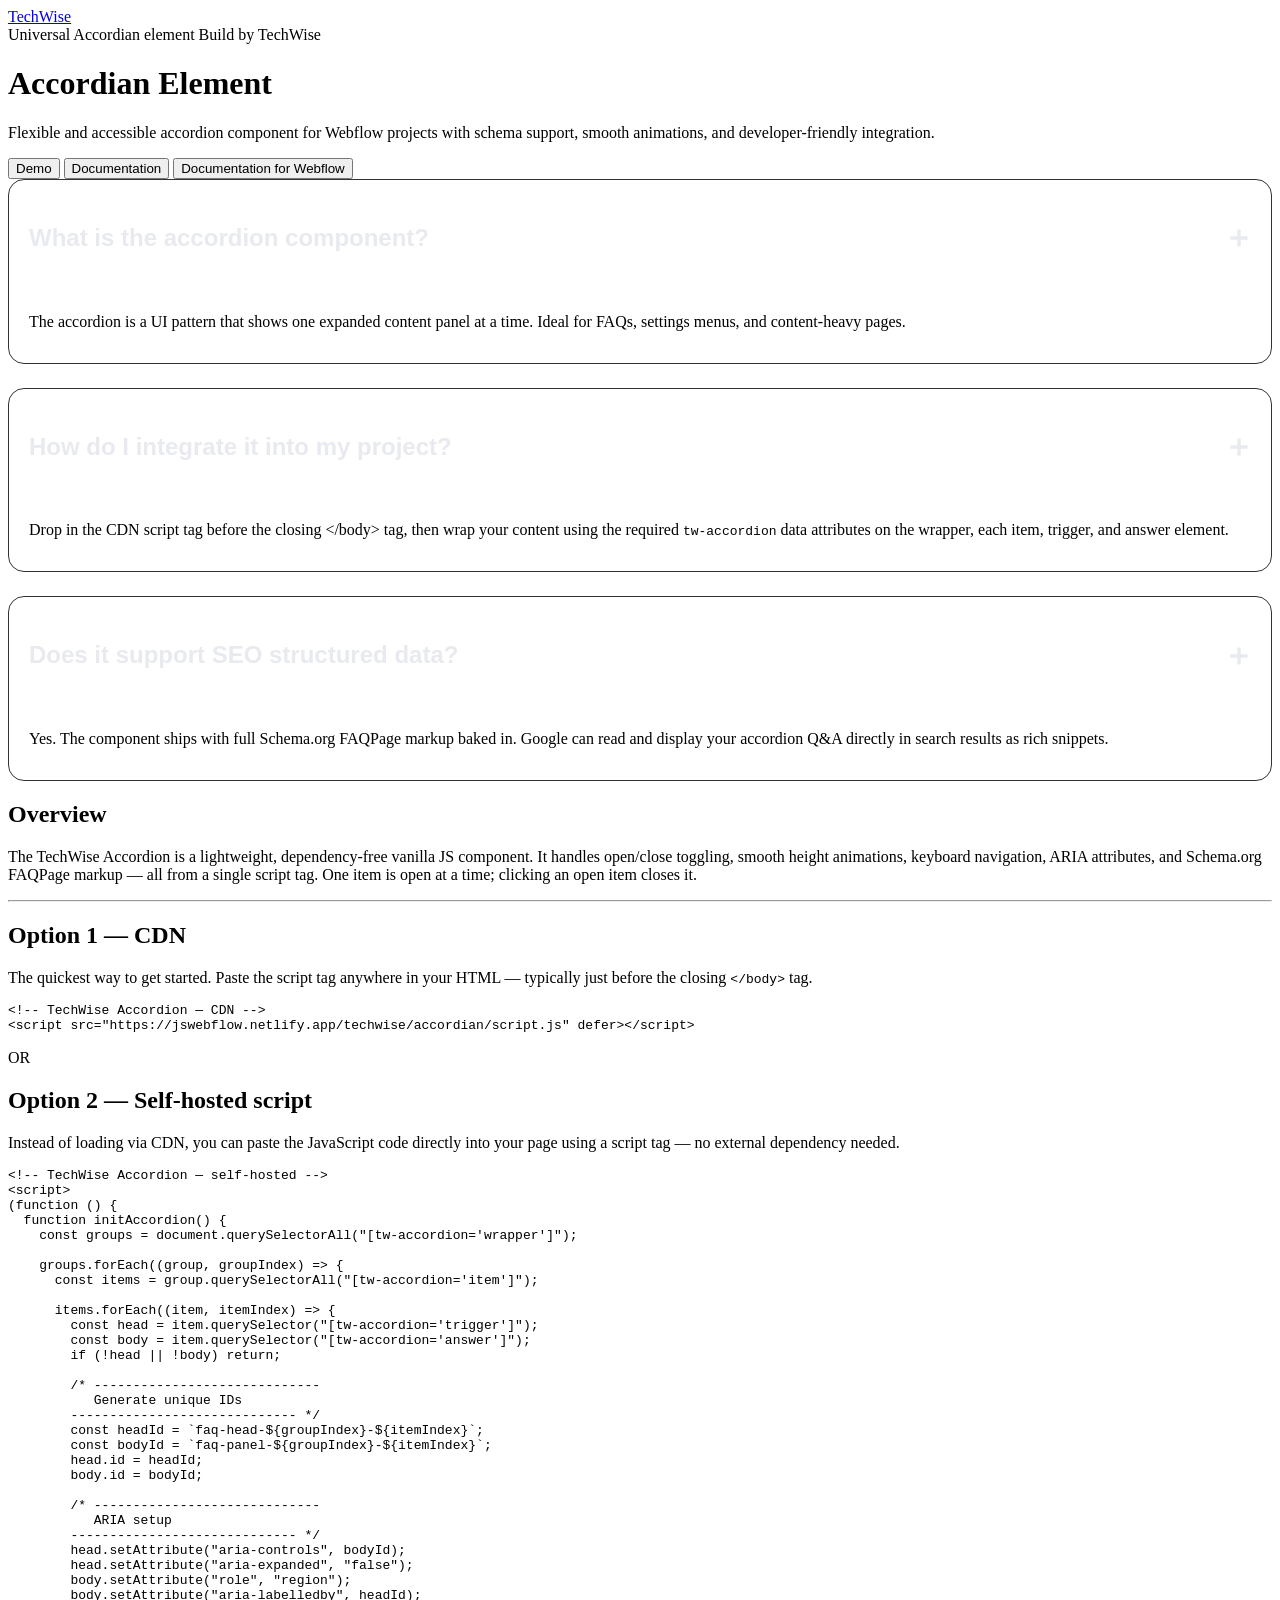
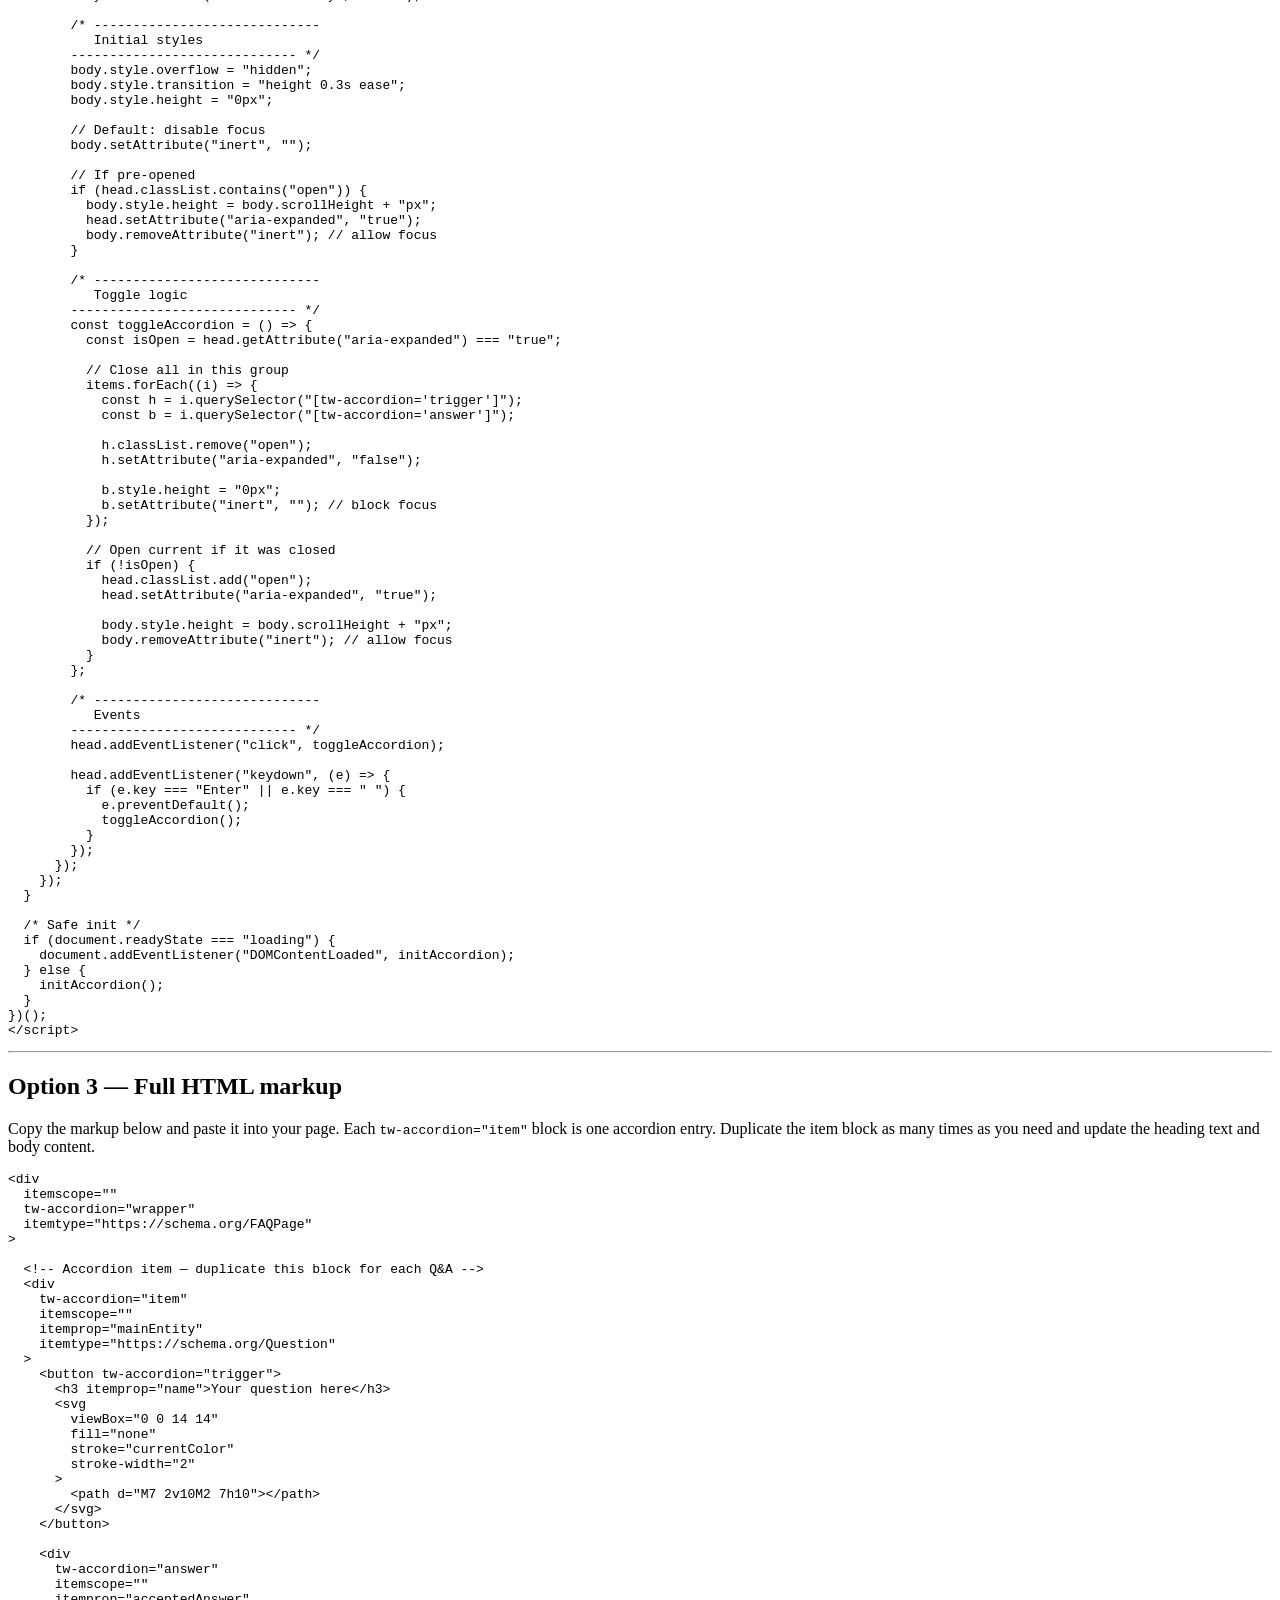
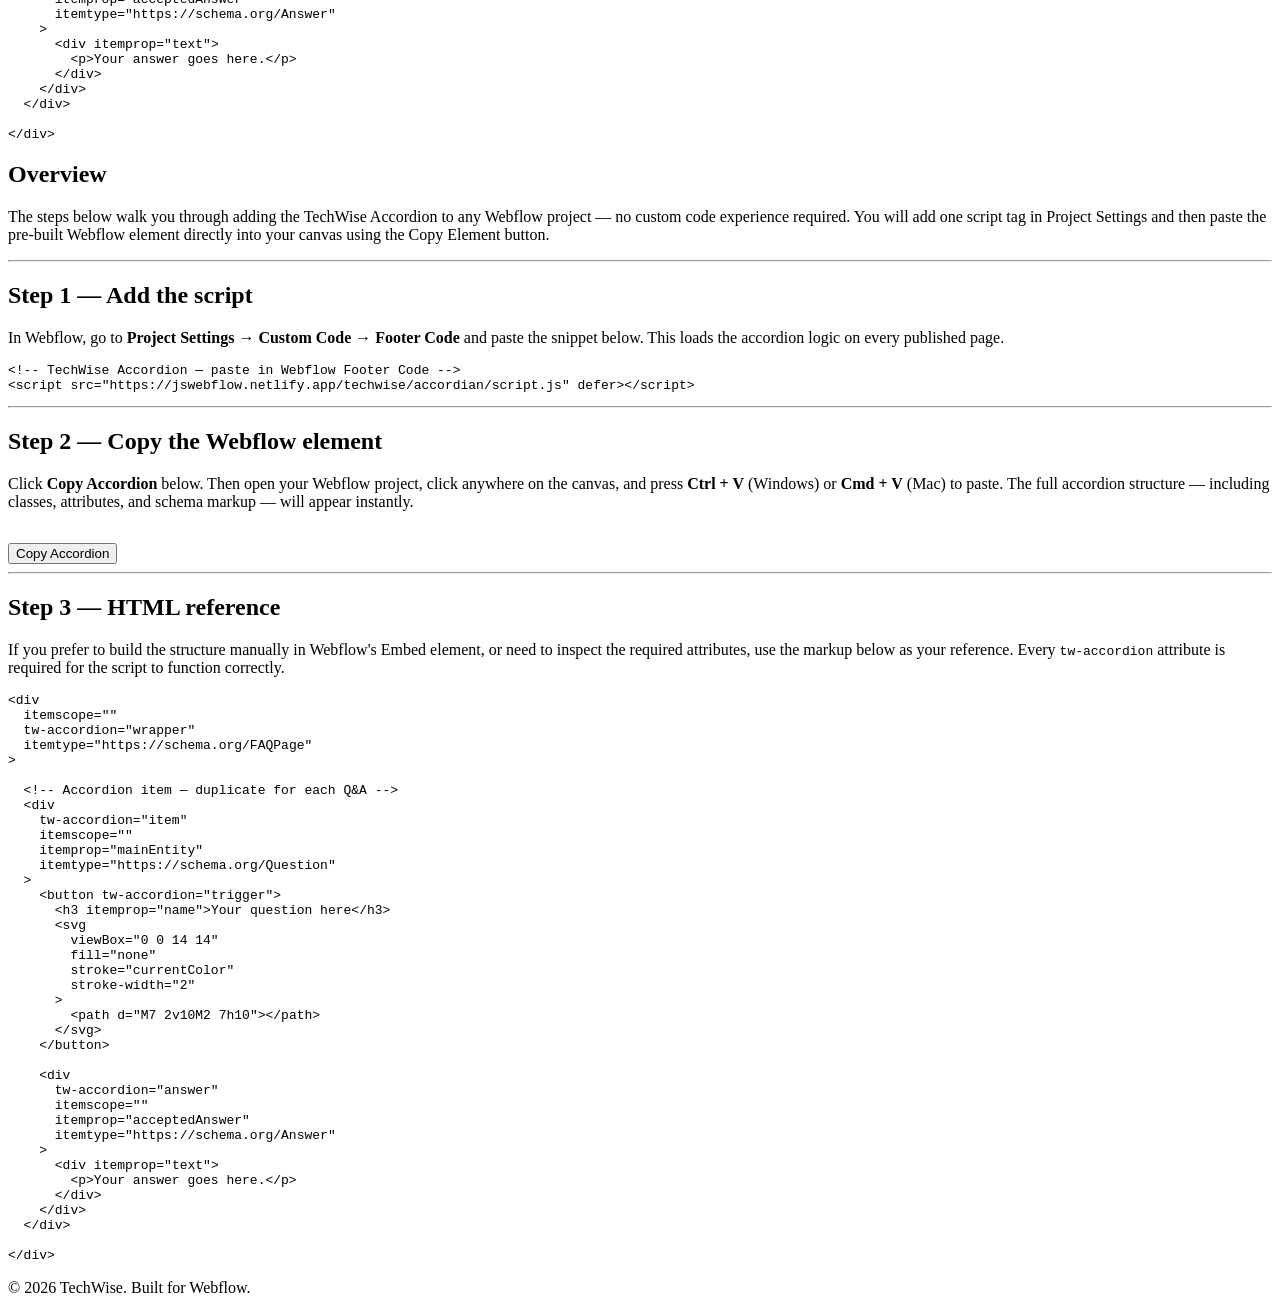
<file: techwise/accordian/index.html>
<!doctype html>
<html lang="en">
  <head>
    <meta charset="UTF-8" />
    <meta name="viewport" content="width=device-width, initial-scale=1.0" />

    <title>Accordian Element</title>

    <!-- Fonts -->
    <link rel="preconnect" href="https://fonts.googleapis.com" />
    <link rel="preconnect" href="https://fonts.gstatic.com" crossorigin />
    <link
      href="https://fonts.googleapis.com/css2?family=Space+Grotesk:wght@400;500;600;700&family=Inter:wght@300;400;500;600&display=swap"
      rel="stylesheet"
    />

    <link rel="stylesheet" href="https://jswebflow.netlify.app/techwise/style.css" />

    <!-- Page Styles -->
    <style>
      .accordian-list {
        display: flex;
        flex-direction: column;
        gap: 24px;
      }
      .accordian {
        border: 1px solid #333;
        border-radius: 1rem;
        flex-flow: column;
        display: flex;
      }

      .accordian-head {
        grid-column-gap: 1rem;
        grid-row-gap: 1rem;
        text-align: left;
        color: #e8eaf0;
        background-color: #f0f0f000;
        justify-content: space-between;
        align-items: center;
        width: 100%;
        padding: 1.25rem;
        display: flex;
        border: none;
        cursor: pointer;
      }

      .accordian-heading {
        font-size: 1.5rem;
        line-height: 1.2;
      }

      .accordian-icon-wrap {
        justify-content: center;
        align-items: center;
        width: 1.5rem;
        transition: all 0.3s;
        display: flex;
      }

      .accordian-body-content {
        padding-bottom: 1rem;
        padding-left: 1.25rem;
        padding-right: 1.25rem;
      }

      [tw-accordion="trigger"].open .accordian-icon-wrap {
        transform: rotate(45deg);
      }
    </style>
  </head>

  <body>
    <script type="application/json" id="payload-Accordian">
      {
        "type": "@webflow/XscpData",
        "payload": {
          "nodes": [
            {
              "_id": "d5deb1cb-bdb6-7594-6632-9293428fe52d",
              "type": "Block",
              "tag": "div",
              "classes": ["a6efd57f-4816-289e-5972-20ef569b8704"],
              "children": ["8533f03d-b9d3-feb0-e392-8e3608f00e19"],
              "data": {
                "tag": "div",
                "text": false,
                "devlink": { "runtimeProps": {}, "slot": "" },
                "displayName": "",
                "attr": { "id": "" },
                "xattr": [
                  { "name": "tw-accordian-element", "value": "list" },
                  { "name": "itemtype", "value": "https://schema.org/FAQPage" },
                  { "name": "itemscope", "value": "" }
                ],
                "search": { "exclude": false },
                "visibility": {
                  "conditions": [],
                  "keepInHtml": { "tag": "False", "val": {} }
                }
              }
            },
            {
              "_id": "8533f03d-b9d3-feb0-e392-8e3608f00e19",
              "type": "Block",
              "tag": "div",
              "classes": ["0ca10d23-4629-093f-6dbe-eb4397961208"],
              "children": [
                "af233e0e-300f-db67-fb57-5f35dc600768",
                "adbc1caf-df5f-eac4-2d1e-d7908802fa57"
              ],
              "data": {
                "tag": "div",
                "text": false,
                "devlink": { "runtimeProps": {}, "slot": "" },
                "displayName": "",
                "attr": { "id": "" },
                "xattr": [
                  { "name": "tw-accordian-element", "value": "accordian" },
                  { "name": "itemscope", "value": "" },
                  { "name": "itemprop", "value": "mainEntity" },
                  { "name": "itemtype", "value": "https://schema.org/Question" }
                ],
                "search": { "exclude": false },
                "visibility": {
                  "conditions": [],
                  "keepInHtml": { "tag": "False", "val": {} }
                }
              }
            },
            {
              "_id": "af233e0e-300f-db67-fb57-5f35dc600768",
              "type": "DOM",
              "tag": "div",
              "classes": ["268497b8-73ae-d3eb-3123-57054eea9dde"],
              "children": [
                "dc8d46ce-00dd-96f8-60ff-0b31b3d7d53b",
                "37778a51-d038-92b0-6b22-74783d967a00"
              ],
              "data": {
                "tag": "Button",
                "attributes": [
                  { "name": "tw-accordian-element", "value": "head" }
                ],
                "text": false,
                "slot": "",
                "visibility": {
                  "conditions": [],
                  "keepInHtml": { "tag": "False", "val": {} }
                }
              }
            },
            {
              "_id": "dc8d46ce-00dd-96f8-60ff-0b31b3d7d53b",
              "type": "Heading",
              "tag": "h3",
              "classes": ["02926812-bd2b-4503-ee53-028705c6b263"],
              "children": ["dd989d39-3959-d0c8-6f2a-1bd52cbee294"],
              "data": {
                "tag": "h3",
                "devlink": { "runtimeProps": {}, "slot": "" },
                "displayName": "",
                "attr": { "id": "" },
                "xattr": [{ "name": "itemprop", "value": "name" }],
                "search": { "exclude": false },
                "visibility": {
                  "conditions": [],
                  "keepInHtml": { "tag": "False", "val": {} }
                }
              }
            },
            {
              "_id": "dd989d39-3959-d0c8-6f2a-1bd52cbee294",
              "text": true,
              "v": "What is the accordion component?"
            },
            {
              "_id": "37778a51-d038-92b0-6b22-74783d967a00",
              "type": "DOM",
              "tag": "div",
              "classes": ["66ebd682-5893-6297-4b22-ff3a7538429d"],
              "children": ["93dcf77e-242b-df57-9f20-99cbc827bf39"],
              "data": {
                "tag": "svg",
                "attributes": [
                  { "name": "viewBox", "value": "0 0 14 14" },
                  { "name": "fill", "value": "none" },
                  { "name": "stroke", "value": "currentColor" },
                  { "name": "stroke-width", "value": "2" }
                ],
                "text": false,
                "slot": "",
                "visibility": {
                  "conditions": [],
                  "keepInHtml": { "tag": "False", "val": {} }
                }
              }
            },
            {
              "_id": "93dcf77e-242b-df57-9f20-99cbc827bf39",
              "type": "DOM",
              "tag": "div",
              "classes": [],
              "children": [],
              "data": {
                "tag": "path",
                "attributes": [{ "name": "d", "value": "M7 2v10M2 7h10" }],
                "text": false,
                "slot": "",
                "visibility": {
                  "conditions": [],
                  "keepInHtml": { "tag": "False", "val": {} }
                }
              }
            },
            {
              "_id": "adbc1caf-df5f-eac4-2d1e-d7908802fa57",
              "type": "Block",
              "tag": "div",
              "classes": ["052d2c3d-7cbc-5139-dc93-5f0150c49220"],
              "children": ["88a885f3-820e-c414-cdd6-e24e67f7a2ed"],
              "data": {
                "tag": "div",
                "text": false,
                "devlink": { "runtimeProps": {}, "slot": "" },
                "displayName": "",
                "attr": { "id": "" },
                "xattr": [
                  { "name": "tw-accordian-element", "value": "body" },
                  { "name": "itemscope", "value": "" },
                  { "name": "itemprop", "value": "acceptedAnswer" },
                  { "name": "itemtype", "value": "https://schema.org/Answer" }
                ],
                "search": { "exclude": false },
                "visibility": {
                  "conditions": [],
                  "keepInHtml": { "tag": "False", "val": {} }
                }
              }
            },
            {
              "_id": "88a885f3-820e-c414-cdd6-e24e67f7a2ed",
              "type": "Block",
              "tag": "div",
              "classes": ["7290047e-1539-0eb2-6790-70bdcbc6abb1"],
              "children": ["b8de8930-42ec-b6f9-eccf-85289994a500"],
              "data": {
                "tag": "div",
                "text": false,
                "devlink": { "runtimeProps": {}, "slot": "" },
                "displayName": "",
                "attr": { "id": "" },
                "xattr": [{ "name": "itemprop", "value": "text" }],
                "search": { "exclude": false },
                "visibility": {
                  "conditions": [],
                  "keepInHtml": { "tag": "False", "val": {} }
                }
              }
            },
            {
              "_id": "b8de8930-42ec-b6f9-eccf-85289994a500",
              "type": "RichText",
              "tag": "div",
              "classes": ["5eb7183c-1d53-f477-2423-8486b57b6c2c"],
              "children": ["34385736-b70a-89bb-2944-8c86a81adf95"],
              "data": {
                "rich": true,
                "tag": "div",
                "slot": "",
                "devlink": { "runtimeProps": {}, "slot": "" },
                "displayName": "",
                "attr": { "id": "" },
                "xattr": [],
                "search": { "exclude": false },
                "visibility": {
                  "conditions": [],
                  "keepInHtml": { "tag": "False", "val": {} }
                }
              }
            },
            {
              "_id": "34385736-b70a-89bb-2944-8c86a81adf95",
              "type": "Paragraph",
              "tag": "p",
              "classes": [],
              "children": ["f234a961-858a-dc59-4629-6073a0251969"],
              "data": {
                "tag": "div",
                "text": false,
                "devlink": { "runtimeProps": {}, "slot": "" },
                "displayName": "",
                "attr": { "id": "" },
                "xattr": [],
                "search": { "exclude": false },
                "visibility": {
                  "conditions": [],
                  "keepInHtml": { "tag": "False", "val": {} }
                }
              }
            },
            {
              "_id": "f234a961-858a-dc59-4629-6073a0251969",
              "text": true,
              "v": "The accordion is a UI pattern that shows one expanded content panel at a time. Ideal for FAQs, settings menus, and content-heavy pages."
            }
          ],
          "styles": [
            {
              "_id": "a6efd57f-4816-289e-5972-20ef569b8704",
              "fake": false,
              "type": "class",
              "name": "accordian-list",
              "namespace": "",
              "comb": "",
              "styleLess": "",
              "variants": {},
              "children": [],
              "createdBy": "586aa9980dca55161330cbbb",
              "origin": null,
              "selector": null
            },
            {
              "_id": "0ca10d23-4629-093f-6dbe-eb4397961208",
              "fake": false,
              "type": "class",
              "name": "accordian",
              "namespace": "",
              "comb": "",
              "styleLess": "display: flex; flex-direction: column; flex-wrap: nowrap; border-top-style: solid; border-top-width: 1px; border-top-color: #333; border-right-style: solid; border-right-width: 1px; border-right-color: #333; border-bottom-style: solid; border-bottom-width: 1px; border-bottom-color: #333; border-left-style: solid; border-left-width: 1px; border-left-color: #333; border-top-left-radius: 1rem; border-top-right-radius: 1rem; border-bottom-left-radius: 1rem; border-bottom-right-radius: 1rem;",
              "variants": {},
              "children": [],
              "createdBy": "586aa9980dca55161330cbbb",
              "origin": null,
              "selector": null
            },
            {
              "_id": "268497b8-73ae-d3eb-3123-57054eea9dde",
              "fake": false,
              "type": "class",
              "name": "accordian-head",
              "namespace": "",
              "comb": "",
              "styleLess": "display: flex; width: 100%; padding-top: 1.25rem; padding-right: 1.25rem; padding-bottom: 1.25rem; padding-left: 1.25rem; justify-content: space-between; align-items: center; grid-column-gap: 1rem; grid-row-gap: 1rem; background-color: hsla(0, 0.00%, 94.12%, 0.00); text-align: left;",
              "variants": {},
              "children": [],
              "createdBy": "586aa9980dca55161330cbbb",
              "origin": null,
              "selector": null
            },
            {
              "_id": "02926812-bd2b-4503-ee53-028705c6b263",
              "fake": false,
              "type": "class",
              "name": "accordian-heading",
              "namespace": "",
              "comb": "",
              "styleLess": "font-size: 1.5rem; line-height: 1.2;",
              "variants": {},
              "children": [],
              "createdBy": "586aa9980dca55161330cbbb",
              "origin": null,
              "selector": null
            },
            {
              "_id": "66ebd682-5893-6297-4b22-ff3a7538429d",
              "fake": false,
              "type": "class",
              "name": "accordian-icon-wrap",
              "namespace": "",
              "comb": "",
              "styleLess": "display: flex; width: 1.5rem; justify-content: center; align-items: center; transition-property: all; transition-duration: 300ms; transition-timing-function: ease;",
              "variants": {},
              "children": [],
              "createdBy": "586aa9980dca55161330cbbb",
              "origin": null,
              "selector": null
            },
            {
              "_id": "052d2c3d-7cbc-5139-dc93-5f0150c49220",
              "fake": false,
              "type": "class",
              "name": "accordian-body",
              "namespace": "",
              "comb": "",
              "styleLess": "",
              "variants": {},
              "children": [],
              "createdBy": "586aa9980dca55161330cbbb",
              "origin": null,
              "selector": null
            },
            {
              "_id": "7290047e-1539-0eb2-6790-70bdcbc6abb1",
              "fake": false,
              "type": "class",
              "name": "accordian-body-content",
              "namespace": "",
              "comb": "",
              "styleLess": "padding-right: 1.25rem; padding-bottom: 1rem; padding-left: 1.25rem;",
              "variants": {},
              "children": [],
              "createdBy": "586aa9980dca55161330cbbb",
              "origin": null,
              "selector": null
            },
            {
              "_id": "5eb7183c-1d53-f477-2423-8486b57b6c2c",
              "fake": false,
              "type": "class",
              "name": "accordian-richtext",
              "namespace": "",
              "comb": "",
              "styleLess": "",
              "variants": {},
              "children": [
                "66209682-3b3a-1e4b-dd7e-1084bb29fc38",
                "f0a724b6-22f4-7a1c-1c92-d551e747e585",
                "1acb4f71-7007-c734-693f-3c8f1b2b0268",
                "dd1f0c88-c833-1e14-fd36-99d6c14ce7b9",
                "15bc167e-7010-517b-75c7-b3cbab67d99c",
                "558d951f-2581-bb99-b2e3-07d32aca7657",
                "702196c9-ffc9-2f76-208a-b17f5f41f12a",
                "1b4e904d-d71f-cd50-f261-d6770ec06eb9",
                "e282b36e-9060-5012-ae93-afbd75d67603",
                "bc0d3676-2741-7e9e-31e3-6e06178a5295"
              ],
              "createdBy": "586aa9980dca55161330cbbb",
              "origin": null,
              "selector": null
            }
          ],
          "assets": [],
          "ix1": [],
          "ix2": { "interactions": [], "events": [], "actionLists": [] }
        },
        "meta": {
          "droppedLinks": 0,
          "dynBindRemovedCount": 0,
          "dynListBindRemovedCount": 0,
          "paginationRemovedCount": 0,
          "universalBindingsRemovedCount": 0,
          "unlinkedSymbolCount": 0,
          "codeComponentsRemovedCount": 0,
          "richTextComponentsStripped": false
        }
      }
    </script>
    <div class="page-wrapper">
      <main class="main-wrapper">
        <!-- NAV -->
        <nav class="navbar">
          <div class="container">
            <div class="nav-inner">
              <a href="https://jswebflow.netlify.app/techwise/" class="nav-logo"> <span></span> TechWise </a>
            </div>
          </div>
        </nav>
        <header class="section-main">
          <div class="padding-section-medium">
            <div class="container">
              <div class="header-content">
                <div class="badge">
                  Universal Accordian element Build by TechWise
                </div>
                <h1 class="heading-style-h1">Accordian Element</h1>
                <p class="global-desc">
                  Flexible and accessible accordion component for Webflow
                  projects with schema support, smooth animations, and
                  developer-friendly integration.
                </p>
              </div>
            </div>
          </div>
        </header>

        <section class="section-main">
          <div class="padding-section-medium">
            <div class="container">
              <div tw-tabs="wrapper" class="tw-tabs">
                <div tw-tabs="menu" class="tw-tabs-menu">
                  <button tw-tabs-trigger="demo" class="tw-tabs-link">
                    Demo
                  </button>
                  <button tw-tabs-trigger="documentation" class="tw-tabs-link">
                    Documentation
                  </button>
                  <button
                    tw-tabs-trigger="documentation-for-webflow"
                    class="tw-tabs-link"
                  >
                    Documentation for Webflow
                  </button>
                </div>
                <div tw-tabs="content" class="tw-tabs-content">
                  <!-- ── DEMO TAB ── -->
                  <div tw-tabs-pane="demo" class="tw-tabs-pane">
                    <div
                      itemscope=""
                      tw-accordion="wrapper"
                      itemtype="https://schema.org/FAQPage"
                      class="accordian-list"
                    >
                      <div
                        itemtype="https://schema.org/Question"
                        tw-accordion="item"
                        itemscope=""
                        itemprop="mainEntity"
                        class="accordian"
                      >
                        <button tw-accordion="trigger" class="accordian-head">
                          <h3 itemprop="name" class="accordian-heading">
                            What is the accordion component?
                          </h3>
                          <svg
                            viewBox="0 0 14 14"
                            fill="none"
                            stroke="currentColor"
                            stroke-width="2"
                            class="accordian-icon-wrap"
                          >
                            <path d="M7 2v10M2 7h10"></path>
                          </svg>
                        </button>
                        <div
                          itemtype="https://schema.org/Answer"
                          tw-accordion="answer"
                          itemscope=""
                          itemprop="acceptedAnswer"
                          class="accordian-body"
                        >
                          <div itemprop="text" class="accordian-body-content">
                            <div class="accordian-richtext">
                              <p class="global-desc">
                                The accordion is a UI pattern that shows one
                                expanded content panel at a time. Ideal for
                                FAQs, settings menus, and content-heavy pages.
                              </p>
                            </div>
                          </div>
                        </div>
                      </div>
                      <div
                        itemtype="https://schema.org/Question"
                        tw-accordion="item"
                        itemscope=""
                        itemprop="mainEntity"
                        class="accordian"
                      >
                        <button tw-accordion="trigger" class="accordian-head">
                          <h3 itemprop="name" class="accordian-heading">
                            How do I integrate it into my project?
                          </h3>
                          <svg
                            viewBox="0 0 14 14"
                            fill="none"
                            stroke="currentColor"
                            stroke-width="2"
                            class="accordian-icon-wrap"
                          >
                            <path d="M7 2v10M2 7h10"></path>
                          </svg>
                        </button>
                        <div
                          itemtype="https://schema.org/Answer"
                          tw-accordion="answer"
                          itemscope=""
                          itemprop="acceptedAnswer"
                          class="accordian-body"
                        >
                          <div itemprop="text" class="accordian-body-content">
                            <div class="accordian-richtext">
                              <p class="global-desc">
                                Drop in the CDN script tag before the closing
                                &lt;/body&gt; tag, then wrap your content using
                                the required <code>tw-accordion</code> data
                                attributes on the wrapper, each item, trigger,
                                and answer element.
                              </p>
                            </div>
                          </div>
                        </div>
                      </div>
                      <div
                        itemtype="https://schema.org/Question"
                        tw-accordion="item"
                        itemscope=""
                        itemprop="mainEntity"
                        class="accordian"
                      >
                        <button tw-accordion="trigger" class="accordian-head">
                          <h3 itemprop="name" class="accordian-heading">
                            Does it support SEO structured data?
                          </h3>
                          <svg
                            viewBox="0 0 14 14"
                            fill="none"
                            stroke="currentColor"
                            stroke-width="2"
                            class="accordian-icon-wrap"
                          >
                            <path d="M7 2v10M2 7h10"></path>
                          </svg>
                        </button>
                        <div
                          itemtype="https://schema.org/Answer"
                          tw-accordion="answer"
                          itemscope=""
                          itemprop="acceptedAnswer"
                          class="accordian-body"
                        >
                          <div itemprop="text" class="accordian-body-content">
                            <div class="accordian-richtext">
                              <p class="global-desc">
                                Yes. The component ships with full Schema.org
                                FAQPage markup baked in. Google can read and
                                display your accordion Q&amp;A directly in
                                search results as rich snippets.
                              </p>
                            </div>
                          </div>
                        </div>
                      </div>
                    </div>
                  </div>

                  <!-- ── DOCUMENTATION TAB ── -->
                  <div tw-tabs-pane="documentation" class="tw-tabs-pane">
                    <div class="content-list">
                      <!-- Overview -->
                      <div class="section-header-left">
                        <h2 class="heading-style-h2">Overview</h2>
                        <p class="global-desc">
                          The TechWise Accordion is a lightweight,
                          dependency-free vanilla JS component. It handles
                          open/close toggling, smooth height animations,
                          keyboard navigation, ARIA attributes, and Schema.org
                          FAQPage markup — all from a single script tag. One
                          item is open at a time; clicking an open item closes
                          it.
                        </p>
                      </div>

                      <hr class="sec-divider" />

                      <!-- Option 1 — CDN -->
                      <div class="section-header-left">
                        <h2 class="heading-style-h2">Option 1 — CDN</h2>
                        <p class="global-desc">
                          The quickest way to get started. Paste the script tag
                          anywhere in your HTML — typically just before the
                          closing <code>&lt;/body&gt;</code> tag.
                        </p>
                        <div class="code-block">
                          <pre><span class="comment">&lt;!-- TechWise Accordion — CDN --&gt;</span>
<span class="tag">&lt;script</span> <span class="attr">src</span>=<span class="val">"https://jswebflow.netlify.app/techwise/accordian/script.js"</span> <span class="attr">defer</span><span class="tag">&gt;&lt;/script&gt;</span></pre>
                        </div>
                      </div>

                      <p class="heading-style-h2">OR</p>

                      <!-- Option 2 — Self-hosted script -->
                      <div class="section-header-left">
                        <h2 class="heading-style-h2">
                          Option 2 — Self-hosted script
                        </h2>
                        <p class="global-desc">
                          Instead of loading via CDN, you can paste the
                          JavaScript code directly into your page using a script
                          tag — no external dependency needed.
                        </p>
                        <div class="code-block">
                          <pre><span class="comment">&lt;!-- TechWise Accordion — self-hosted --&gt;</span>
<span class="tag">&lt;script&gt;</span> 
<span class="val">(function () {
  function initAccordion() {
    const groups = document.querySelectorAll("[tw-accordion='wrapper']");

    groups.forEach((group, groupIndex) => {
      const items = group.querySelectorAll("[tw-accordion='item']");

      items.forEach((item, itemIndex) => {
        const head = item.querySelector("[tw-accordion='trigger']");
        const body = item.querySelector("[tw-accordion='answer']");
        if (!head || !body) return;

        /* -----------------------------
           Generate unique IDs
        ----------------------------- */
        const headId = `faq-head-${groupIndex}-${itemIndex}`;
        const bodyId = `faq-panel-${groupIndex}-${itemIndex}`;
        head.id = headId;
        body.id = bodyId;

        /* -----------------------------
           ARIA setup
        ----------------------------- */
        head.setAttribute("aria-controls", bodyId);
        head.setAttribute("aria-expanded", "false");
        body.setAttribute("role", "region");
        body.setAttribute("aria-labelledby", headId);

        /* -----------------------------
           Initial styles
        ----------------------------- */
        body.style.overflow = "hidden";
        body.style.transition = "height 0.3s ease";
        body.style.height = "0px";

        // Default: disable focus
        body.setAttribute("inert", "");

        // If pre-opened
        if (head.classList.contains("open")) {
          body.style.height = body.scrollHeight + "px";
          head.setAttribute("aria-expanded", "true");
          body.removeAttribute("inert"); // allow focus
        }

        /* -----------------------------
           Toggle logic
        ----------------------------- */
        const toggleAccordion = () => {
          const isOpen = head.getAttribute("aria-expanded") === "true";

          // Close all in this group
          items.forEach((i) => {
            const h = i.querySelector("[tw-accordion='trigger']");
            const b = i.querySelector("[tw-accordion='answer']");

            h.classList.remove("open");
            h.setAttribute("aria-expanded", "false");

            b.style.height = "0px";
            b.setAttribute("inert", ""); // block focus
          });

          // Open current if it was closed
          if (!isOpen) {
            head.classList.add("open");
            head.setAttribute("aria-expanded", "true");

            body.style.height = body.scrollHeight + "px";
            body.removeAttribute("inert"); // allow focus
          }
        };

        /* -----------------------------
           Events
        ----------------------------- */
        head.addEventListener("click", toggleAccordion);

        head.addEventListener("keydown", (e) => {
          if (e.key === "Enter" || e.key === " ") {
            e.preventDefault();
            toggleAccordion();
          }
        });
      });
    });
  }

  /* Safe init */
  if (document.readyState === "loading") {
    document.addEventListener("DOMContentLoaded", initAccordion);
  } else {
    initAccordion();
  }
})();</span>
<span class="tag">&lt;/script&gt;</span></pre>
                        </div>
                      </div>

                      <hr class="sec-divider" />

                      <!-- Option 3 — Full HTML markup -->
                      <div class="section-header-left">
                        <h2 class="heading-style-h2">
                          Option 3 — Full HTML markup
                        </h2>
                        <p class="global-desc">
                          Copy the markup below and paste it into your page.
                          Each
                          <code>tw-accordion="item"</code> block is one
                          accordion entry. Duplicate the item block as many
                          times as you need and update the heading text and body
                          content.
                        </p>
                        <div class="code-block">
                          <pre><span class="tag">&lt;div</span>
  <span class="attr">itemscope</span>=<span class="val">""</span>
  <span class="attr">tw-accordion</span>=<span class="val">"wrapper"</span>
  <span class="attr">itemtype</span>=<span class="val">"https://schema.org/FAQPage"</span>
<span class="tag">&gt;</span>

  <span class="comment">&lt;!-- Accordion item — duplicate this block for each Q&amp;A --&gt;</span>
  <span class="tag">&lt;div</span>
    <span class="attr">tw-accordion</span>=<span class="val">"item"</span>
    <span class="attr">itemscope</span>=<span class="val">""</span>
    <span class="attr">itemprop</span>=<span class="val">"mainEntity"</span>
    <span class="attr">itemtype</span>=<span class="val">"https://schema.org/Question"</span>
  <span class="tag">&gt;</span>
    <span class="tag">&lt;button</span> <span class="attr">tw-accordion</span>=<span class="val">"trigger"</span><span class="tag">&gt;</span>
      <span class="tag">&lt;h3</span> <span class="attr">itemprop</span>=<span class="val">"name"</span><span class="tag">&gt;</span>Your question here<span class="tag">&lt;/h3&gt;</span>
      <span class="tag">&lt;svg</span>
        <span class="attr">viewBox</span>=<span class="val">"0 0 14 14"</span>
        <span class="attr">fill</span>=<span class="val">"none"</span>
        <span class="attr">stroke</span>=<span class="val">"currentColor"</span>
        <span class="attr">stroke-width</span>=<span class="val">"2"</span>
      <span class="tag">&gt;</span>
        <span class="tag">&lt;path</span> <span class="attr">d</span>=<span class="val">"M7 2v10M2 7h10"</span><span class="tag">&gt;&lt;/path&gt;</span>
      <span class="tag">&lt;/svg&gt;</span>
    <span class="tag">&lt;/button&gt;</span>

    <span class="tag">&lt;div</span>
      <span class="attr">tw-accordion</span>=<span class="val">"answer"</span>
      <span class="attr">itemscope</span>=<span class="val">""</span>
      <span class="attr">itemprop</span>=<span class="val">"acceptedAnswer"</span>
      <span class="attr">itemtype</span>=<span class="val">"https://schema.org/Answer"</span>
    <span class="tag">&gt;</span>
      <span class="tag">&lt;div</span> <span class="attr">itemprop</span>=<span class="val">"text"</span><span class="tag">&gt;</span>
        <span class="tag">&lt;p&gt;</span>Your answer goes here.<span class="tag">&lt;/p&gt;</span>
      <span class="tag">&lt;/div&gt;</span>
    <span class="tag">&lt;/div&gt;</span>
  <span class="tag">&lt;/div&gt;</span>

<span class="tag">&lt;/div&gt;</span></pre>
                        </div>
                      </div>
                    </div>
                  </div>

                  <!-- ── DOCUMENTATION FOR WEBFLOW TAB ── -->
                  <div
                    tw-tabs-pane="documentation-for-webflow"
                    class="tw-tabs-pane"
                  >
                    <div class="content-list">
                      <!-- Overview -->
                      <div class="section-header-left">
                        <h2 class="heading-style-h2">Overview</h2>
                        <p class="global-desc">
                          The steps below walk you through adding the TechWise
                          Accordion to any Webflow project — no custom code
                          experience required. You will add one script tag in
                          Project Settings and then paste the pre-built Webflow
                          element directly into your canvas using the Copy
                          Element button.
                        </p>
                      </div>

                      <hr class="sec-divider" />

                      <!-- Step 1 — Add the CDN script -->
                      <div class="section-header-left">
                        <h2 class="heading-style-h2">
                          Step 1 — Add the script
                        </h2>
                        <p class="global-desc">
                          In Webflow, go to
                          <strong
                            >Project Settings → Custom Code → Footer
                            Code</strong
                          >
                          and paste the snippet below. This loads the accordion
                          logic on every published page.
                        </p>
                        <div class="code-block">
                          <pre><span class="comment">&lt;!-- TechWise Accordion — paste in Webflow Footer Code --&gt;</span>
<span class="tag">&lt;script</span> <span class="attr">src</span>=<span class="val">"https://jswebflow.netlify.app/techwise/accordian/script.js"</span> <span class="attr">defer</span><span class="tag">&gt;&lt;/script&gt;</span></pre>
                        </div>
                      </div>

                      <hr class="sec-divider" />

                      <!-- Step 2 — Copy the Webflow element -->
                      <div class="section-header-left">
                        <h2 class="heading-style-h2">
                          Step 2 — Copy the Webflow element
                        </h2>
                        <p class="global-desc">
                          Click <strong>Copy Accordion</strong> below. Then open
                          your Webflow project, click anywhere on the canvas,
                          and press <strong>Ctrl + V</strong> (Windows) or
                          <strong>Cmd + V</strong> (Mac) to paste. The full
                          accordion structure — including classes, attributes,
                          and schema markup — will appear instantly.
                        </p>
                        <button
                          data-copy-btn
                          data-component-name="Accordian"
                          data-payload-id="payload-Accordian"
                          class="global-button"
                          style="margin-top: 1rem"
                        >
                          Copy Accordion
                        </button>
                      </div>

                      <hr class="sec-divider" />

                      <!-- Step 3 — Full HTML reference -->
                      <div class="section-header-left">
                        <h2 class="heading-style-h2">
                          Step 3 — HTML reference
                        </h2>
                        <p class="global-desc">
                          If you prefer to build the structure manually in
                          Webflow's Embed element, or need to inspect the
                          required attributes, use the markup below as your
                          reference. Every <code>tw-accordion</code> attribute
                          is required for the script to function correctly.
                        </p>
                        <div class="code-block">
                          <pre><span class="tag">&lt;div</span>
  <span class="attr">itemscope</span>=<span class="val">""</span>
  <span class="attr">tw-accordion</span>=<span class="val">"wrapper"</span>
  <span class="attr">itemtype</span>=<span class="val">"https://schema.org/FAQPage"</span>
<span class="tag">&gt;</span>

  <span class="comment">&lt;!-- Accordion item — duplicate for each Q&amp;A --&gt;</span>
  <span class="tag">&lt;div</span>
    <span class="attr">tw-accordion</span>=<span class="val">"item"</span>
    <span class="attr">itemscope</span>=<span class="val">""</span>
    <span class="attr">itemprop</span>=<span class="val">"mainEntity"</span>
    <span class="attr">itemtype</span>=<span class="val">"https://schema.org/Question"</span>
  <span class="tag">&gt;</span>
    <span class="tag">&lt;button</span> <span class="attr">tw-accordion</span>=<span class="val">"trigger"</span><span class="tag">&gt;</span>
      <span class="tag">&lt;h3</span> <span class="attr">itemprop</span>=<span class="val">"name"</span><span class="tag">&gt;</span>Your question here<span class="tag">&lt;/h3&gt;</span>
      <span class="tag">&lt;svg</span>
        <span class="attr">viewBox</span>=<span class="val">"0 0 14 14"</span>
        <span class="attr">fill</span>=<span class="val">"none"</span>
        <span class="attr">stroke</span>=<span class="val">"currentColor"</span>
        <span class="attr">stroke-width</span>=<span class="val">"2"</span>
      <span class="tag">&gt;</span>
        <span class="tag">&lt;path</span> <span class="attr">d</span>=<span class="val">"M7 2v10M2 7h10"</span><span class="tag">&gt;&lt;/path&gt;</span>
      <span class="tag">&lt;/svg&gt;</span>
    <span class="tag">&lt;/button&gt;</span>

    <span class="tag">&lt;div</span>
      <span class="attr">tw-accordion</span>=<span class="val">"answer"</span>
      <span class="attr">itemscope</span>=<span class="val">""</span>
      <span class="attr">itemprop</span>=<span class="val">"acceptedAnswer"</span>
      <span class="attr">itemtype</span>=<span class="val">"https://schema.org/Answer"</span>
    <span class="tag">&gt;</span>
      <span class="tag">&lt;div</span> <span class="attr">itemprop</span>=<span class="val">"text"</span><span class="tag">&gt;</span>
        <span class="tag">&lt;p&gt;</span>Your answer goes here.<span class="tag">&lt;/p&gt;</span>
      <span class="tag">&lt;/div&gt;</span>
    <span class="tag">&lt;/div&gt;</span>
  <span class="tag">&lt;/div&gt;</span>

<span class="tag">&lt;/div&gt;</span></pre>
                        </div>
                      </div>
                    </div>
                  </div>
                </div>
              </div>
            </div>
          </div>
        </section>
        <footer class="footer">
          <div class="container">
            <p class="footer-copy">© 2026 TechWise. Built for Webflow.</p>
          </div>
        </footer>
      </main>
    </div>

    <script src="https://jswebflow.netlify.app/techwise/accordian/script.js"></script>
    <!-- Tabs JS -->
    <script src="https://jswebflow.netlify.app/techwise/tab.js"></script>
    <script src="https://jswebflow.netlify.app/techwise/webflowcopy.js"></script>
  </body>
</html>
</file>
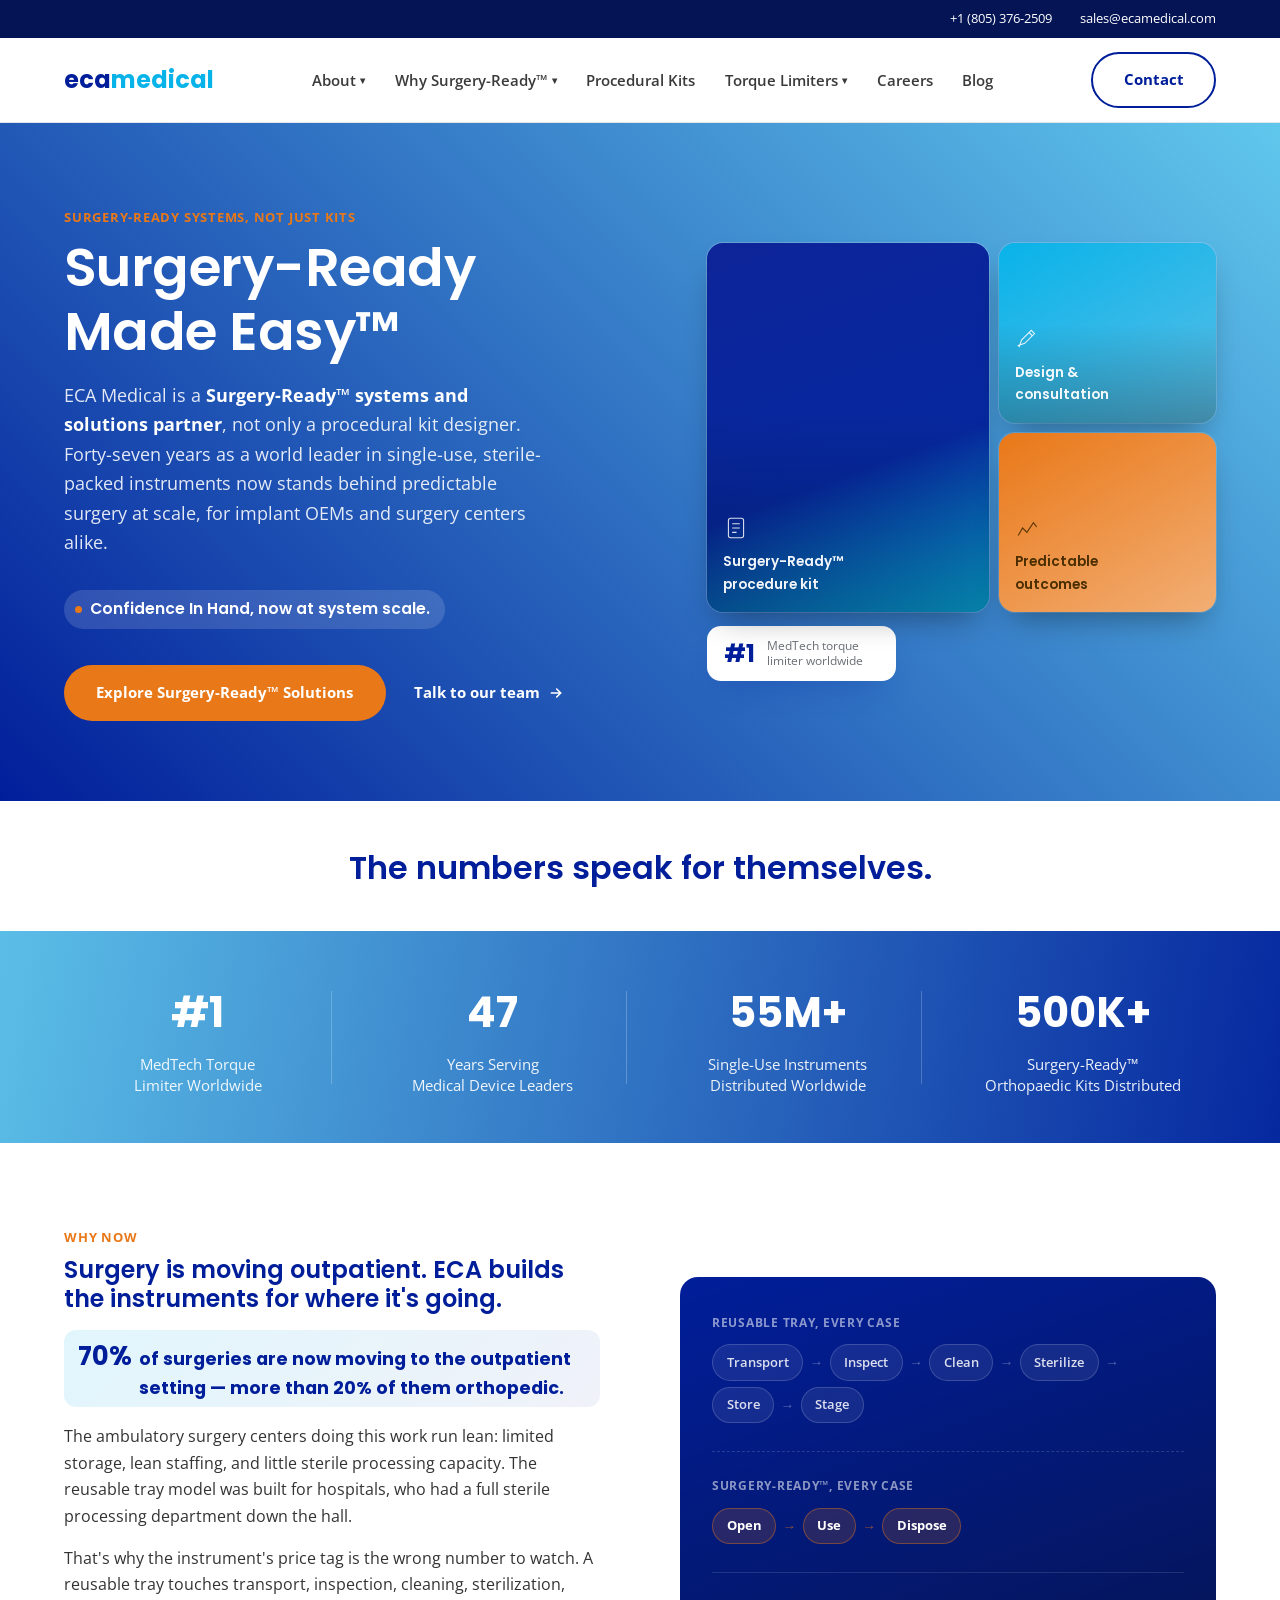
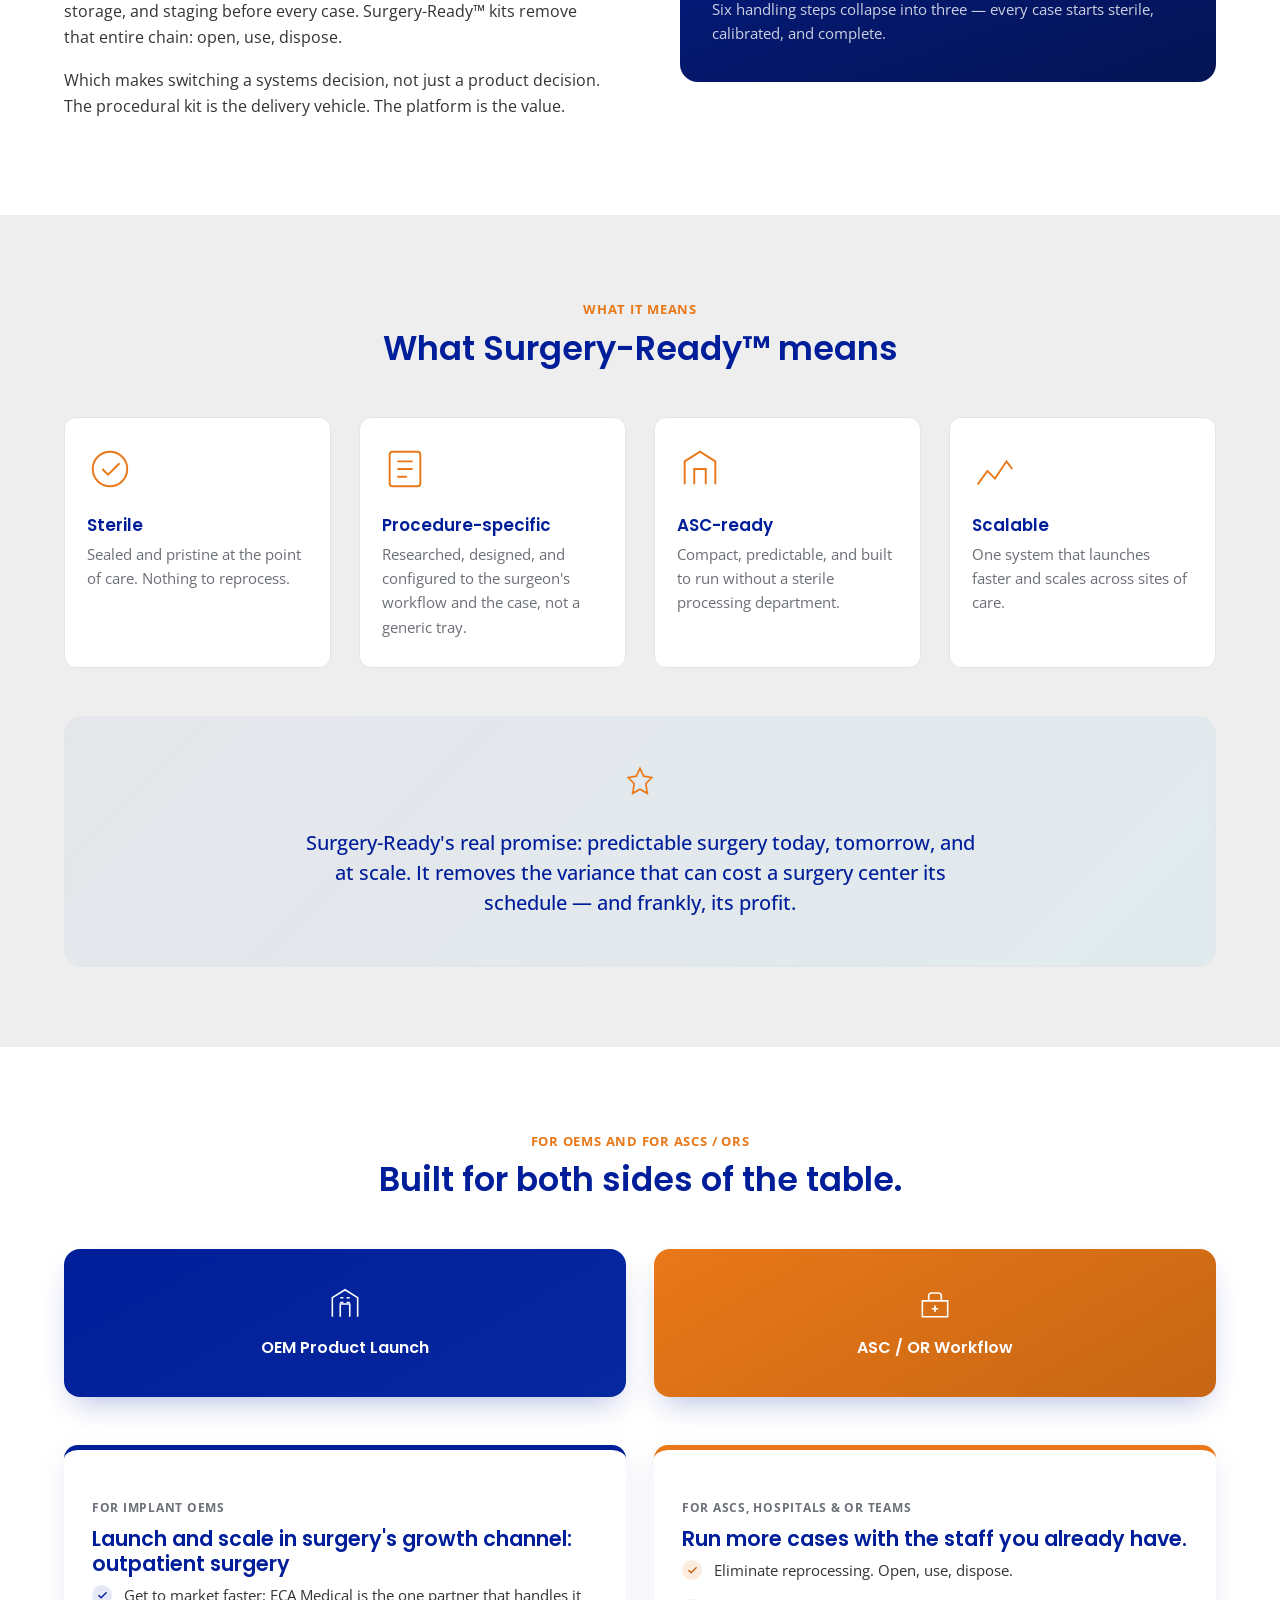
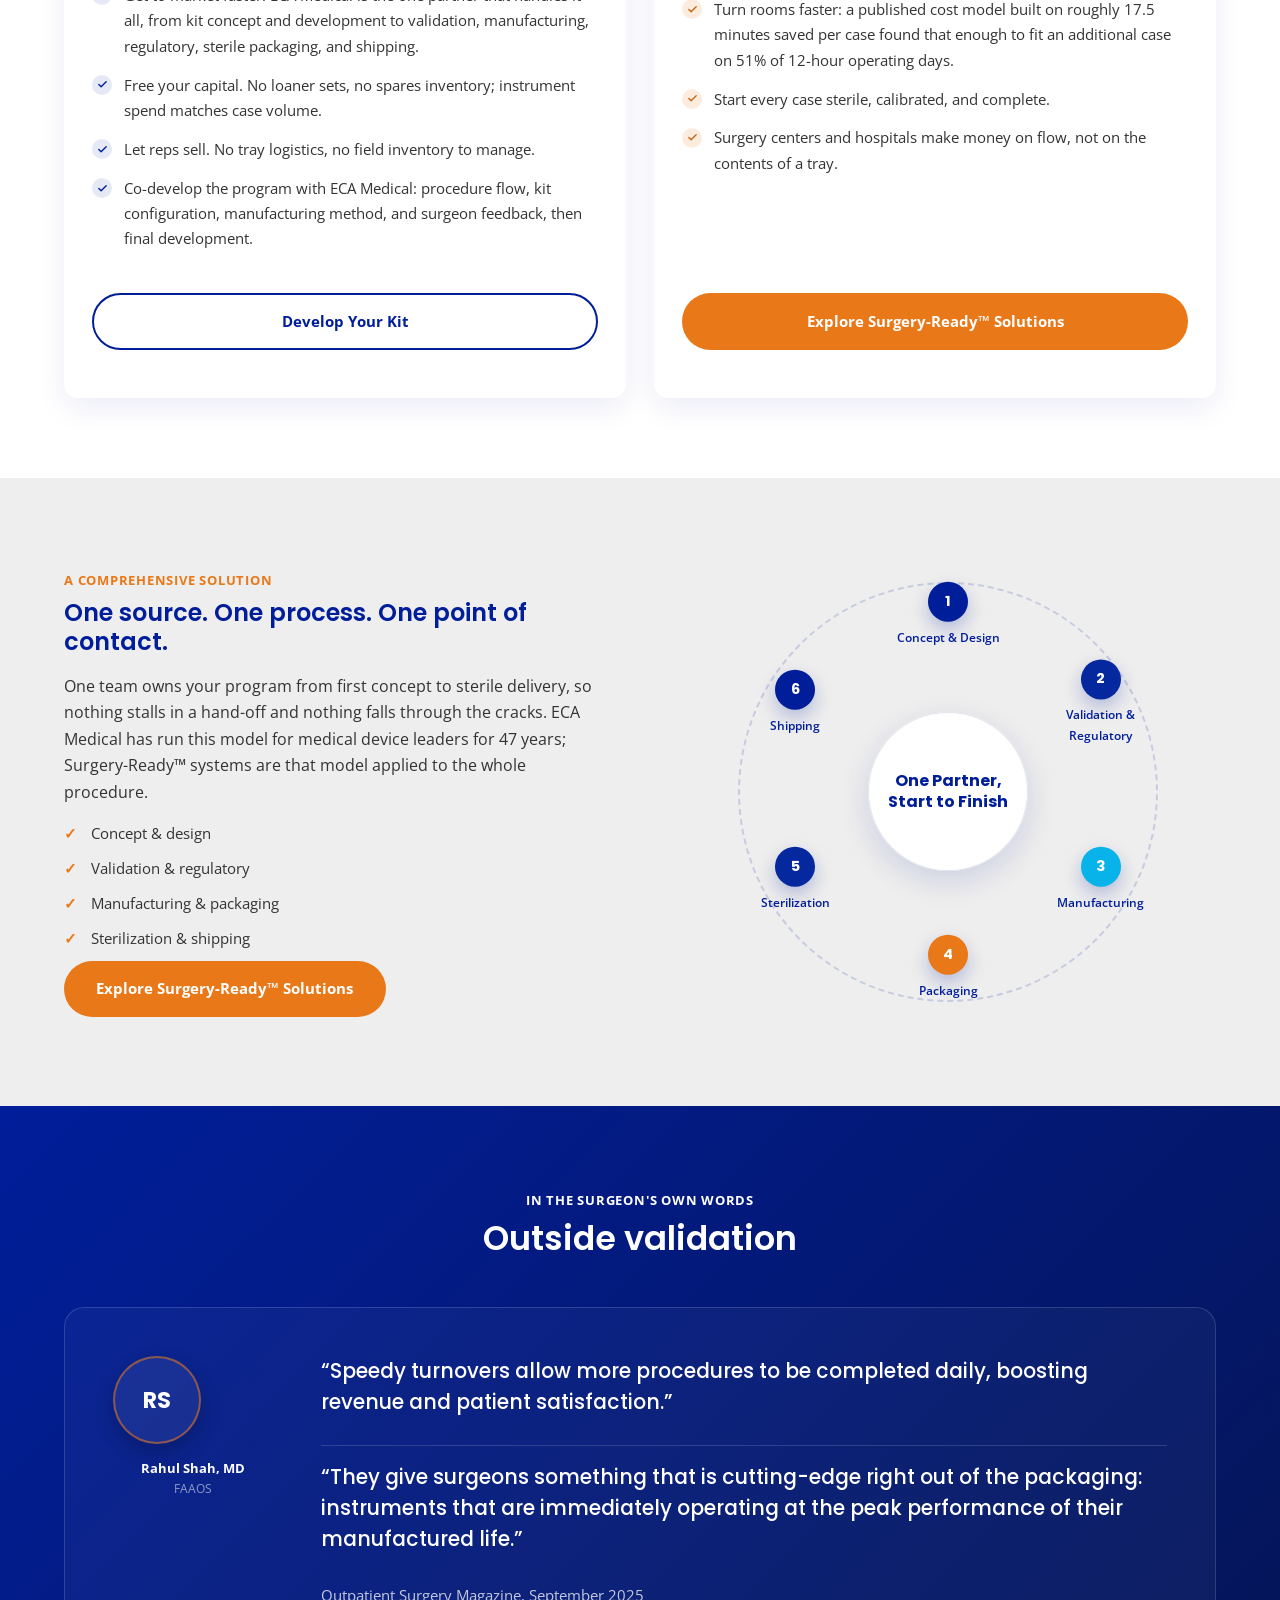
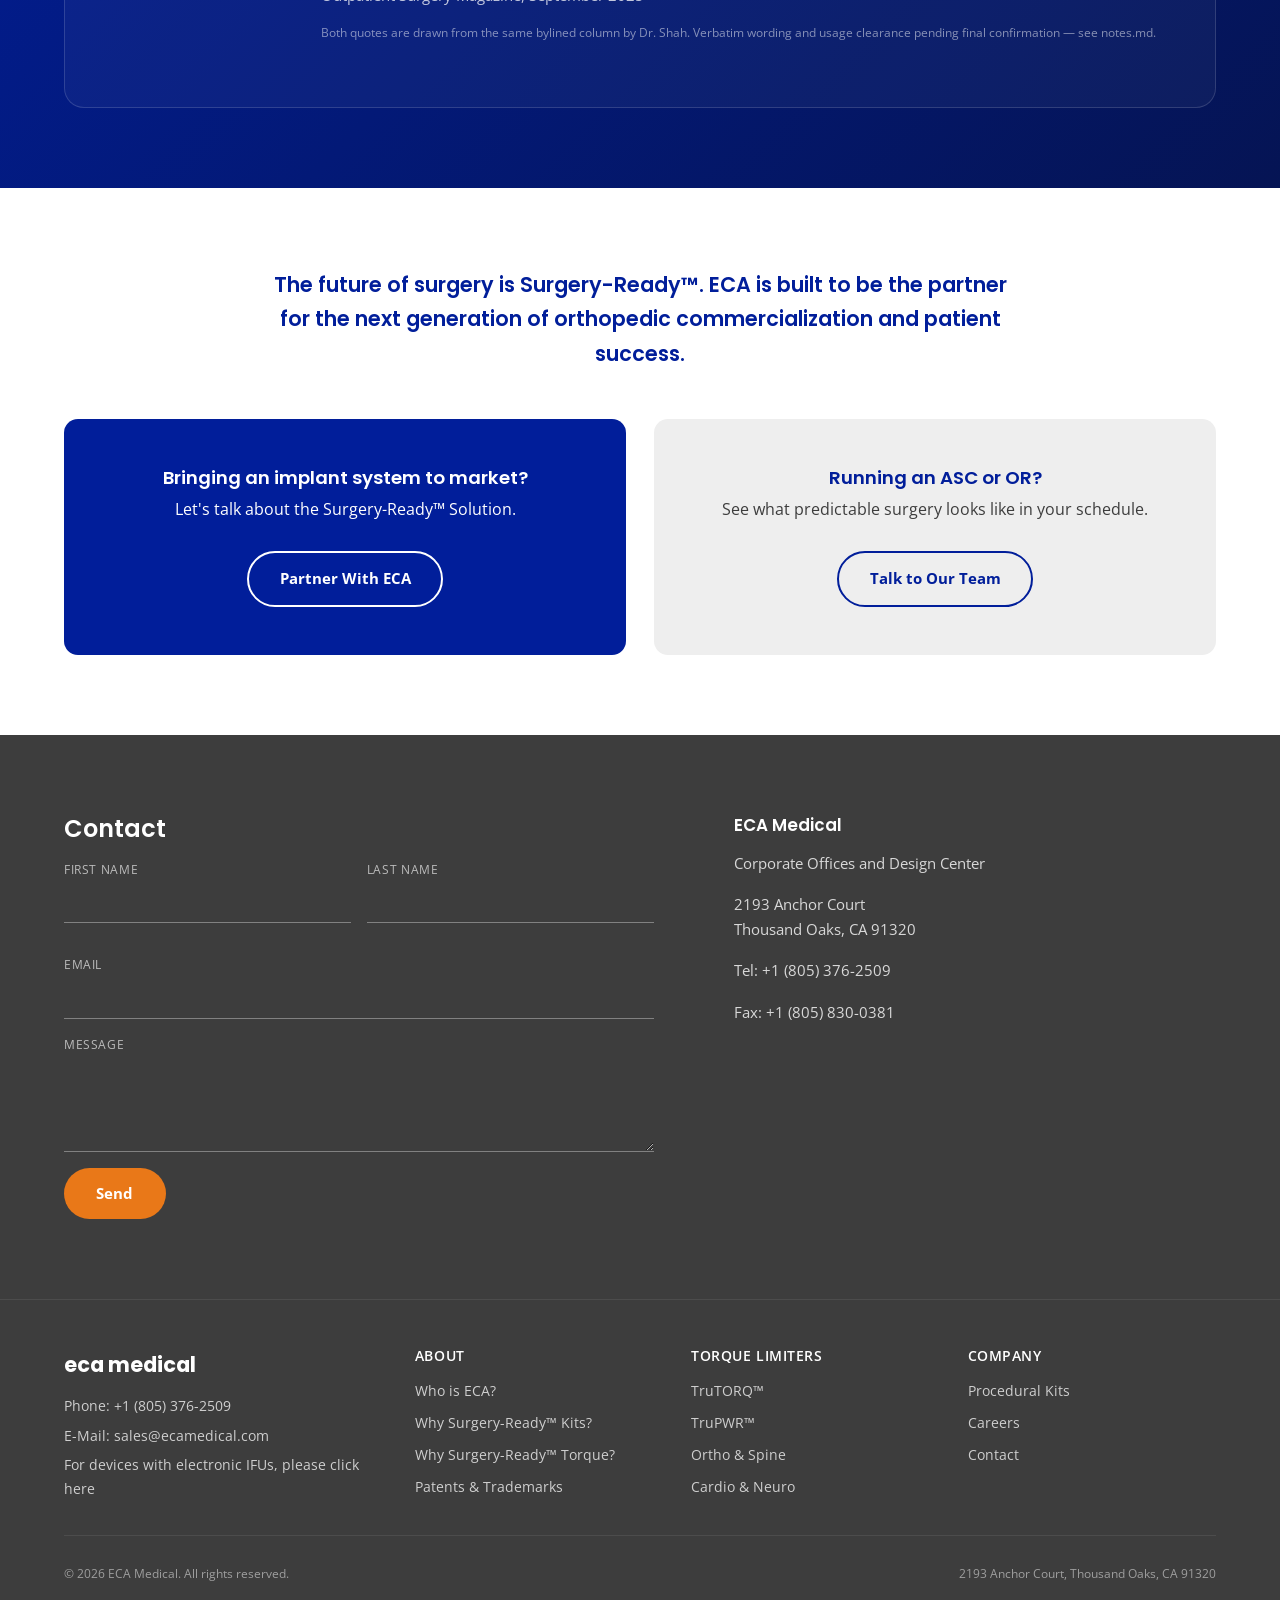
<file: Zach/Eca/index.html>
<!DOCTYPE html>
<html lang="en">
<head>
<meta charset="UTF-8">
<meta name="viewport" content="width=device-width, initial-scale=1.0">
<title>ECA Medical | Surgery-Ready™ Single-Use Instrument Kits</title>
<meta name="description" content="ECA Medical builds sterile, procedure-specific, single-use instrument kits and torque limiters that make surgery predictable for OEMs, ASCs, and ORs.">
<link rel="preconnect" href="https://fonts.googleapis.com">
<link rel="preconnect" href="https://fonts.gstatic.com" crossorigin>
<link href="https://fonts.googleapis.com/css2?family=Poppins:wght@500;600;700&family=Open+Sans:wght@400;600;700&display=swap" rel="stylesheet">
<style>
/* ==========================================================================
   ECA Medical — Homepage (Surgery-Ready Solutions revamp)
   Design language reused from the live site: navy/orange brand palette,
   blue gradient stat band, rounded geometric headline face, card + pill
   button patterns. See notes.md for asset + content assumptions.
   ========================================================================== */

:root {
  --navy: #011e9a;
  --navy-deep: #051454;
  --blue-accent: #08b3e9;
  --grad-start: #5bbee7;
  --grad-end: #06289f;
  --orange: #e97818;
  --orange-dark: #c66614;
  --gray-bg: #eeeeee;
  --gray-dark: #3a3a3a;
  --gray-darker: #3d3d3d;
  --text-body: #333333;
  --text-muted: #6b6f76;
  --white: #ffffff;
  --border-soft: #e2e6ea;

  --font-display: "Poppins", "Century Gothic", sans-serif;
  --font-body: "Open Sans", "Segoe UI", sans-serif;

  --container: 1200px;
  --radius: 6px;
  --radius-pill: 999px;

  --space-xs: 0.5rem;
  --space-sm: 1rem;
  --space-md: 1.75rem;
  --space-lg: 3rem;
  --space-xl: 5rem;
}

/* ---------- Reset ---------- */
*, *::before, *::after { box-sizing: border-box; }
html { scroll-behavior: smooth; }
body {
  margin: 0;
  font-family: var(--font-body);
  color: var(--text-body);
  font-size: 16px;
  line-height: 1.65;
  background: var(--white);
  -webkit-font-smoothing: antialiased;
}
img { max-width: 100%; display: block; }
a { color: inherit; text-decoration: none; }
ul { margin: 0; padding: 0; list-style: none; }
h1, h2, h3, h4 {
  font-family: var(--font-display);
  color: var(--navy);
  margin: 0 0 var(--space-sm);
  font-weight: 600;
  line-height: 1.2;
}
p { margin: 0 0 var(--space-sm); }
:focus-visible { outline: 3px solid var(--orange); outline-offset: 2px; }

.container {
  max-width: var(--container);
  margin: 0 auto;
  padding: 0 24px;
}

.eyebrow {
  display: inline-block;
  font-family: var(--font-body);
  font-weight: 700;
  letter-spacing: 0.06em;
  text-transform: uppercase;
  font-size: 0.8rem;
  color: var(--orange);
  margin-bottom: var(--space-xs);
}

.section-head {
  max-width: 760px;
  margin: 0 auto var(--space-lg);
  text-align: center;
}
.section-head h2 { font-size: clamp(1.6rem, 3vw, 2.1rem); }
.section-head p { color: var(--text-muted); font-size: 1.05rem; }

.section-head--left {
  margin: 0 0 var(--space-lg);
  text-align: left;
  max-width: 720px;
}

/* ---------- Buttons ---------- */
.btn {
  display: inline-flex;
  align-items: center;
  justify-content: center;
  gap: 0.5rem;
  padding: 0.85rem 1.9rem;
  border-radius: var(--radius-pill);
  font-family: var(--font-body);
  font-weight: 700;
  font-size: 0.95rem;
  border: 2px solid transparent;
  cursor: pointer;
  transition: transform 0.15s ease, background-color 0.15s ease, color 0.15s ease, box-shadow 0.15s ease;
}
.btn-primary {
  background: var(--orange);
  color: var(--white);
}
.btn-primary:hover { background: var(--orange-dark); transform: translateY(-1px); }
.btn-outline {
  background: transparent;
  border-color: var(--navy);
  color: var(--navy);
}
.btn-outline:hover { background: var(--navy); color: var(--white); }
.btn-outline-light {
  background: transparent;
  border-color: var(--white);
  color: var(--white);
}
.btn-outline-light:hover { background: var(--white); color: var(--navy); }
.btn-block { width: 100%; }

/* ---------- Top utility bar ---------- */
.topbar {
  background: var(--navy-deep);
  color: var(--white);
  font-size: 0.82rem;
}
.topbar .container {
  display: flex;
  justify-content: flex-end;
  gap: 1.75rem;
  padding-top: 8px;
  padding-bottom: 8px;
}
.topbar a { color: var(--white); }
.topbar a:hover { color: var(--blue-accent); }

/* ---------- Header / nav ---------- */
.site-header {
  border-bottom: 1px solid var(--border-soft);
  position: sticky;
  top: 0;
  background: var(--white);
  z-index: 100;
}
.site-header .container {
  display: flex;
  align-items: center;
  justify-content: space-between;
  padding-top: 14px;
  padding-bottom: 14px;
  gap: 1.5rem;
}
.logo {
  display: flex;
  align-items: center;
  font-family: var(--font-display);
  font-weight: 700;
  font-size: 1.5rem;
  color: var(--navy);
}
.logo span { color: var(--blue-accent); }
.logo small {
  display: block;
  font-family: var(--font-body);
  font-weight: 400;
  font-size: 0.6rem;
  color: var(--text-muted);
  letter-spacing: 0.08em;
  text-transform: uppercase;
}

.main-nav {
  display: flex;
  align-items: center;
  gap: 1.6rem;
  flex: 1;
  justify-content: center;
}
.main-nav > ul { display: flex; gap: 1.6rem; align-items: center; }
.main-nav > ul > li { position: relative; }
.main-nav > ul > li > a,
.main-nav > ul > li > button.nav-toggle {
  font-size: 0.92rem;
  font-weight: 600;
  color: var(--gray-dark);
  background: none;
  border: none;
  cursor: pointer;
  font-family: var(--font-body);
  display: flex;
  align-items: center;
  gap: 4px;
  padding: 8px 2px;
}
.main-nav > ul > li > a:hover,
.main-nav > ul > li > button.nav-toggle:hover { color: var(--navy); }
.main-nav .caret { font-size: 0.6rem; margin-top: 2px; }

.has-dropdown { position: relative; }
.dropdown {
  position: absolute;
  top: 100%;
  left: 0;
  min-width: 230px;
  background: var(--white);
  box-shadow: 0 12px 28px rgba(1, 30, 154, 0.14);
  border-radius: var(--radius);
  padding: 10px 0;
  opacity: 0;
  visibility: hidden;
  transform: translateY(6px);
  transition: all 0.15s ease;
}
.has-dropdown:hover .dropdown,
.has-dropdown:focus-within .dropdown {
  opacity: 1;
  visibility: visible;
  transform: translateY(0);
}
.dropdown a {
  display: block;
  padding: 9px 18px;
  font-size: 0.88rem;
  color: var(--gray-dark);
  font-weight: 500;
}
.dropdown a:hover { background: var(--gray-bg); color: var(--navy); }

.header-cta { display: flex; align-items: center; gap: 1rem; }

.menu-toggle {
  display: none;
  background: none;
  border: none;
  cursor: pointer;
  padding: 6px;
}
.menu-toggle span {
  display: block;
  width: 24px;
  height: 2px;
  background: var(--navy);
  margin: 5px 0;
}

/* ---------- Hero ---------- */
.hero {
  background: linear-gradient(45deg, var(--navy) 0%, #60c7ec 100%);
  overflow: hidden;
  position: relative;
}
.hero .container {
  display: grid;
  grid-template-columns: 1.05fr 0.95fr;
  gap: var(--space-xl);
  align-items: center;
  padding-top: var(--space-xl);
  padding-bottom: var(--space-xl);
}
.hero h1 {
  font-size: clamp(2.2rem, 4.2vw, 3.35rem);
  margin-bottom: var(--space-sm);
  letter-spacing: -0.01em;
  color: var(--white);
}
.hero .subhead {
  color: rgba(255,255,255,0.88);
  font-size: 1.12rem;
  max-width: 48ch;
}
.hero .subhead strong { color: var(--white); font-weight: 700; }
.hero .support-line {
  display: inline-flex;
  align-items: center;
  gap: 8px;
  font-family: var(--font-display);
  font-weight: 600;
  color: var(--white);
  font-size: 0.98rem;
  margin: var(--space-sm) 0 var(--space-md);
  padding: 0.4rem 0.9rem 0.4rem 0.7rem;
  background: rgba(255,255,255,0.14);
  border-radius: var(--radius-pill);
}
.hero .support-line::before {
  content: "";
  width: 7px;
  height: 7px;
  border-radius: 50%;
  background: var(--orange);
  flex-shrink: 0;
}
.hero-actions { display: flex; align-items: center; gap: 1.75rem; flex-wrap: wrap; margin-top: 0.5rem; }
.hero-actions .link-arrow {
  display: inline-flex;
  align-items: center;
  gap: 8px;
  font-weight: 700;
  color: var(--white);
  font-size: 0.95rem;
  line-height: 1;
}
.hero-actions .link-arrow svg {
  width: 16px;
  height: 16px;
  flex-shrink: 0;
  transition: transform 0.15s ease;
}
.hero-actions .link-arrow:hover svg { transform: translateX(3px); }

.hero-media {
  display: flex;
  flex-direction: column;
  gap: 14px;
}
.hero-collage {
  position: relative;
  aspect-ratio: 4 / 2.9;
  display: grid;
  grid-template-columns: 1.3fr 1fr;
  grid-template-rows: 1fr 1fr;
  gap: 10px;
}
.hero-collage .tile {
  border-radius: 16px;
  background: linear-gradient(150deg, var(--grad-start), var(--grad-end));
  display: flex;
  flex-direction: column;
  align-items: flex-start;
  justify-content: flex-end;
  color: rgba(255,255,255,0.95);
  font-family: var(--font-display);
  font-weight: 600;
  font-size: 0.85rem;
  text-align: left;
  padding: 16px;
  box-shadow: 0 16px 32px -12px rgba(0,0,0,0.4), 0 0 0 1px rgba(255,255,255,0.18);
  position: relative;
  overflow: hidden;
}
.hero-collage .tile::before {
  content: "";
  position: absolute;
  inset: 0;
  background: linear-gradient(0deg, rgba(0,0,0,0.28) 0%, rgba(0,0,0,0) 55%);
}
.hero-collage .tile span, .hero-collage .tile .tile-icon { position: relative; }
.hero-collage .tile-icon { width: 26px; height: 26px; margin-bottom: 10px; opacity: 0.9; }
.hero-collage .tile--a { grid-row: 1 / 3; background: linear-gradient(160deg, #0e2499, #06289f 60%, #08b3e9); }
.hero-collage .tile--b { background: linear-gradient(150deg, #08b3e9, #5bbee7); }
.hero-collage .tile--c { background: linear-gradient(150deg, var(--orange), #f2ae74); color: #4a2e00; }
.hero-collage .tile--c::before { display: none; }

.hero-badge {
  background: var(--white);
  border-radius: 14px;
  box-shadow: 0 16px 32px -14px rgba(1, 30, 154, 0.28);
  padding: 0.8rem 1.1rem;
  display: flex;
  align-items: center;
  gap: 0.7rem;
  align-self: flex-start;
}
.hero-badge .badge-num {
  font-family: var(--font-display);
  font-weight: 700;
  font-size: 1.5rem;
  color: var(--navy);
  line-height: 1;
}
.hero-badge .badge-label {
  font-size: 0.72rem;
  color: var(--text-muted);
  line-height: 1.25;
  max-width: 16ch;
}

/* ---------- Stats band ---------- */
.stats-lede {
  text-align: center;
  padding: var(--space-lg) 24px var(--space-md);
}
.stats-lede h2 { font-size: clamp(1.5rem, 3vw, 2rem); }

.stats-band {
  background: linear-gradient(100deg, var(--grad-start) 0%, var(--grad-end) 100%);
  color: var(--white);
  padding: var(--space-lg) 0;
}
.stats-grid {
  display: grid;
  grid-template-columns: repeat(4, 1fr);
  gap: var(--space-md);
  text-align: center;
}
.stats-grid .stat { position: relative; padding: 0 var(--space-sm); }
.stats-grid .stat:not(:last-child)::after {
  content: "";
  position: absolute;
  right: -1px;
  top: 10%;
  bottom: 10%;
  width: 1px;
  background: rgba(255,255,255,0.22);
}
.stats-grid .stat-number {
  font-family: var(--font-display);
  font-weight: 700;
  font-size: clamp(1.9rem, 3.4vw, 2.6rem);
  margin-bottom: 6px;
}
.stats-grid .stat-label {
  font-size: 0.92rem;
  opacity: 0.92;
  line-height: 1.4;
}

/* ---------- Generic content section ---------- */
.section { padding: var(--space-xl) 0; }
.section--alt { background: var(--gray-bg); }

.split {
  display: grid;
  grid-template-columns: 1fr 1fr;
  gap: var(--space-xl);
  align-items: center;
}
.split.reverse .split-media { order: 2; }
.split.reverse .split-copy { order: 1; }

.split-media .media-frame {
  border-radius: 16px;
  min-height: 320px;
  display: flex;
  align-items: center;
  justify-content: center;
  color: rgba(255,255,255,0.9);
  font-family: var(--font-display);
  font-weight: 600;
  text-align: center;
  padding: 2rem;
}
.media-frame--split {
  background: linear-gradient(135deg, var(--navy), var(--grad-end));
}
.media-frame--motion {
  background: linear-gradient(135deg, var(--navy) 0%, #08b3e9 100%);
}
.media-frame small {
  display: block;
  font-family: var(--font-body);
  font-weight: 400;
  font-size: 0.78rem;
  opacity: 0.85;
  margin-top: 8px;
}

/* Process-chain comparison: reusable-tray chain vs Surgery-Ready chain */
.chain-compare {
  background: linear-gradient(160deg, var(--navy) 0%, var(--navy-deep) 100%);
  border-radius: 18px;
  padding: 2.25rem 2rem;
  color: var(--white);
}
.chain-compare .chain-row { margin-bottom: 1.75rem; }
.chain-compare .chain-row:last-child { margin-bottom: 0; }
.chain-compare .chain-label {
  font-size: 0.76rem;
  font-weight: 700;
  text-transform: uppercase;
  letter-spacing: 0.06em;
  color: rgba(255,255,255,0.55);
  margin-bottom: 0.7rem;
}
.chain-steps { display: flex; flex-wrap: wrap; align-items: center; gap: 0.4rem; }
.chain-chip {
  background: rgba(255,255,255,0.08);
  border: 1px solid rgba(255,255,255,0.16);
  border-radius: var(--radius-pill);
  padding: 0.4rem 0.85rem;
  font-family: var(--font-body);
  font-weight: 600;
  font-size: 0.82rem;
  color: rgba(255,255,255,0.85);
}
.chain-arrow { color: rgba(255,255,255,0.35); font-size: 0.85rem; }
.chain-row--ready .chain-chip {
  background: rgba(233,120,24,0.16);
  border-color: rgba(233,120,24,0.4);
  color: var(--white);
  font-weight: 700;
}
.chain-row--ready .chain-arrow { color: rgba(233,120,24,0.6); }
.chain-divider {
  border: none;
  border-top: 1px dashed rgba(255,255,255,0.15);
  margin: 1.5rem 0;
}
.chain-result {
  margin-top: 1.75rem;
  padding-top: 1.5rem;
  border-top: 1px solid rgba(255,255,255,0.12);
  font-size: 0.92rem;
  color: rgba(255,255,255,0.8);
}
.chain-result strong { color: var(--white); }

/* ---------- What Surgery-Ready means: tiles ---------- */
.means-grid {
  display: grid;
  grid-template-columns: repeat(4, 1fr);
  gap: var(--space-md);
  margin-bottom: var(--space-lg);
}
.means-card {
  background: var(--white);
  border: 1px solid var(--border-soft);
  border-radius: 12px;
  padding: 1.75rem 1.4rem;
  text-align: left;
  transition: transform 0.15s ease, box-shadow 0.15s ease;
}
.means-card:hover {
  transform: translateY(-4px);
  box-shadow: 0 14px 30px rgba(1, 30, 154, 0.12);
}
.means-card .icon {
  width: 46px;
  height: 46px;
  margin-bottom: 1rem;
  color: var(--orange);
}
.means-card h3 {
  font-size: 1.05rem;
  margin-bottom: 0.4rem;
}
.means-card p { font-size: 0.92rem; color: var(--text-muted); margin: 0; }

.means-promise {
  text-align: center;
  background: linear-gradient(135deg, rgba(1,30,154,0.04), rgba(8,179,233,0.06));
  border: 1px solid var(--border-soft);
  border-radius: 18px;
  padding: var(--space-lg) var(--space-lg);
}
.means-promise .promise-icon {
  width: 40px;
  height: 40px;
  color: var(--orange);
  margin: 0 auto 1rem;
}
.means-promise p {
  font-size: 1.25rem;
  color: var(--navy);
  font-weight: 500;
  max-width: 62ch;
  margin: 0 auto;
  line-height: 1.5;
}

/* ---------- Dual track: OEM / ASC ---------- */
.track-grid {
  display: grid;
  grid-template-columns: 1fr 1fr;
  gap: var(--space-md);
}
.track-card {
  background: var(--white);
  border-radius: 14px;
  padding: var(--space-lg) var(--space-md);
  box-shadow: 0 10px 30px rgba(1, 30, 154, 0.08);
  display: flex;
  flex-direction: column;
  transition: transform 0.2s ease, box-shadow 0.2s ease;
}
.track-card:hover {
  transform: translateY(-3px);
  box-shadow: 0 18px 40px rgba(1, 30, 154, 0.14);
}
.track-card--oem { border-top: 5px solid var(--navy); }
.track-card--asc { border-top: 5px solid var(--orange); }
.track-card .track-kicker {
  font-family: var(--font-body);
  font-weight: 700;
  text-transform: uppercase;
  letter-spacing: 0.06em;
  font-size: 0.78rem;
  color: var(--text-muted);
  margin-bottom: 0.5rem;
}
.track-card h3 { font-size: 1.3rem; margin-bottom: 0.4rem; }
.track-card .lead-line {
  color: var(--text-body);
  font-weight: 600;
  margin-bottom: var(--space-sm);
}
.track-list { margin-bottom: var(--space-md); flex: 1; }
.track-list li {
  position: relative;
  padding-left: 2rem;
  margin-bottom: 0.85rem;
  font-size: 0.96rem;
  color: var(--text-body);
}
.track-list li::before {
  content: "";
  position: absolute;
  left: 0;
  top: 0.15em;
  width: 20px;
  height: 20px;
  border-radius: 50%;
  background: rgba(233, 120, 24, 0.14);
  background-image: url("data:image/svg+xml,%3Csvg xmlns='http://www.w3.org/2000/svg' viewBox='0 0 24 24' fill='none' stroke='%23c66614' stroke-width='3' stroke-linecap='round' stroke-linejoin='round'%3E%3Cpolyline points='20 6 9 17 4 12'/%3E%3C/svg%3E");
  background-repeat: no-repeat;
  background-position: center;
  background-size: 11px;
}
.track-card--oem .track-list li::before {
  background-color: rgba(1, 30, 154, 0.1);
  background-image: url("data:image/svg+xml,%3Csvg xmlns='http://www.w3.org/2000/svg' viewBox='0 0 24 24' fill='none' stroke='%23011e9a' stroke-width='3' stroke-linecap='round' stroke-linejoin='round'%3E%3Cpolyline points='20 6 9 17 4 12'/%3E%3C/svg%3E");
  background-repeat: no-repeat;
  background-position: center;
  background-size: 11px;
}

.dual-visual {
  display: grid;
  grid-template-columns: 1fr 1fr;
  gap: var(--space-md);
  margin-bottom: var(--space-lg);
}
.dual-visual .panel {
  display: flex;
  flex-direction: column;
  align-items: center;
  justify-content: center;
  gap: 0.75rem;
  color: var(--white);
  font-family: var(--font-display);
  font-weight: 600;
  text-align: center;
  padding: 2.25rem 1.5rem;
  border-radius: 16px;
  box-shadow: 0 14px 30px -10px rgba(1,30,154,0.3);
}
.dual-visual .panel-icon { width: 38px; height: 38px; }
.dual-visual .panel--oem { background: linear-gradient(150deg, var(--navy), var(--grad-end)); }
.dual-visual .panel--asc { background: linear-gradient(150deg, var(--orange), var(--orange-dark)); }

/* ---------- One source / process ---------- */
.process-copy ul.checklist { margin-top: var(--space-sm); }
.process-copy .checklist li {
  position: relative;
  padding-left: 1.7rem;
  margin-bottom: 0.6rem;
  font-size: 0.96rem;
}
.process-copy .checklist li::before {
  content: "✓";
  position: absolute;
  left: 0;
  color: var(--orange);
  font-weight: 700;
}

/* Step-ring diagram: 6 numbered stages arranged in a circle around the eca mark */
.process-ring-wrap { display: flex; align-items: center; justify-content: center; padding: 1.5rem 0; }
.process-ring {
  position: relative;
  width: 100%;
  max-width: 420px;
  aspect-ratio: 1;
}
.process-ring .ring-center {
  position: absolute;
  inset: 31%;
  border-radius: 50%;
  background: var(--white);
  box-shadow: 0 10px 30px rgba(1,30,154,0.14), inset 0 0 0 1px var(--border-soft);
  display: flex;
  align-items: center;
  justify-content: center;
  font-family: var(--font-display);
  font-weight: 700;
  color: var(--navy);
  font-size: 1rem;
  line-height: 1.3;
  z-index: 2;
  text-align: center;
  padding: 0.5rem;
}
.process-ring .ring-track {
  position: absolute;
  inset: 0;
  border-radius: 50%;
  border: 2px dashed rgba(1,30,154,0.16);
}
.process-ring .step {
  position: absolute;
  width: 104px;
  transform: translate(-50%, -50%);
  text-align: center;
}
.process-ring .step .step-dot {
  width: 40px;
  height: 40px;
  border-radius: 50%;
  background: var(--navy);
  color: var(--white);
  font-family: var(--font-display);
  font-weight: 700;
  font-size: 0.9rem;
  display: flex;
  align-items: center;
  justify-content: center;
  margin: 0 auto 6px;
  box-shadow: 0 8px 18px rgba(1,30,154,0.25);
}
.process-ring .step.pos-2 .step-dot { background: var(--grad-end); }
.process-ring .step.pos-3 .step-dot { background: var(--blue-accent); }
.process-ring .step.pos-4 .step-dot { background: var(--orange); }
.process-ring .step.pos-5 .step-dot { background: var(--grad-end); }
.process-ring .step.pos-6 .step-dot { background: var(--navy); }
.process-ring .step-label {
  font-size: 0.78rem;
  font-weight: 600;
  color: var(--navy);
}
.process-ring .step.pos-1 { top: 8%; left: 50%; }
.process-ring .step.pos-2 { top: 29%; left: 86.4%; }
.process-ring .step.pos-3 { top: 71%; left: 86.4%; }
.process-ring .step.pos-4 { top: 92%; left: 50%; }
.process-ring .step.pos-5 { top: 71%; left: 13.6%; }
.process-ring .step.pos-6 { top: 29%; left: 13.6%; }

/* ---------- Section 3 big-stat badge ---------- */
.stat-badge {
  display: inline-flex;
  align-items: baseline;
  gap: 0.4rem;
  font-family: var(--font-display);
  font-weight: 700;
  color: var(--navy);
  background: linear-gradient(135deg, rgba(8,179,233,0.12), rgba(1,30,154,0.06));
  border-radius: 12px;
  padding: 0.3rem 0.9rem;
  font-size: 1.1rem;
}
.stat-badge .big { font-size: 1.6rem; }

/* ---------- Outside validation ---------- */
.validation {
  background: linear-gradient(135deg, var(--navy) 0%, var(--navy-deep) 100%);
  color: var(--white);
  padding: var(--space-xl) 0;
}
.validation .section-head h2,
.validation .eyebrow { color: var(--white); }
.validation .section-head p { color: rgba(255,255,255,0.75); }

.quote-panel {
  display: grid;
  grid-template-columns: 160px 1fr;
  gap: var(--space-lg);
  align-items: flex-start;
  background: rgba(255,255,255,0.04);
  border: 1px solid rgba(255,255,255,0.14);
  border-radius: 20px;
  padding: var(--space-lg);
}
.quote-text-col { position: relative; }
.quote-avatar {
  width: 88px;
  height: 88px;
  border-radius: 50%;
  background: rgba(255,255,255,0.06);
  border: 2px solid rgba(233,120,24,0.55);
  display: flex;
  align-items: center;
  justify-content: center;
  font-family: var(--font-display);
  font-weight: 700;
  font-size: 1.4rem;
  color: var(--white);
  letter-spacing: 0.02em;
  flex-shrink: 0;
  box-shadow: 0 8px 20px rgba(0,0,0,0.2);
}
.quote-avatar-wrap { text-align: center; }
.quote-avatar-wrap .avatar-name {
  margin-top: 0.85rem;
  font-size: 0.82rem;
  font-weight: 700;
  color: var(--white);
}
.quote-avatar-wrap .avatar-role {
  font-size: 0.72rem;
  color: rgba(255,255,255,0.55);
}
.quote-panel blockquote {
  margin: 0 0 var(--space-md);
  font-family: var(--font-display);
  font-size: 1.28rem;
  line-height: 1.5;
  font-weight: 500;
  position: relative;
  z-index: 1;
}
.quote-panel blockquote:last-of-type { margin-bottom: var(--space-md); }
.quote-divider { border: none; border-top: 1px solid rgba(255,255,255,0.15); margin: var(--space-sm) 0; }
.quote-cite {
  font-size: 0.92rem;
  color: rgba(255,255,255,0.75);
}
.quote-cite strong { color: var(--white); }
.quote-fineprint {
  margin-top: var(--space-sm);
  font-size: 0.76rem;
  color: rgba(255,255,255,0.5);
}

/* ---------- Closing CTA ---------- */
.closing-cta { background: var(--white); }
.closing-cta .closing-line {
  text-align: center;
  max-width: 760px;
  margin: 0 auto var(--space-lg);
  font-size: 1.3rem;
  color: var(--navy);
  font-family: var(--font-display);
  font-weight: 600;
}
.cta-grid {
  display: grid;
  grid-template-columns: 1fr 1fr;
  gap: var(--space-md);
}
.cta-card {
  border-radius: 14px;
  padding: var(--space-lg) var(--space-md);
  text-align: center;
}
.cta-card--oem { background: var(--navy); color: var(--white); }
.cta-card--asc { background: var(--gray-bg); color: var(--gray-darker); }
.cta-card h3 { font-size: 1.15rem; margin-bottom: 0.5rem; }
.cta-card--oem h3 { color: var(--white); }
.cta-card p { margin-bottom: var(--space-md); font-size: 0.98rem; }
.cta-card--asc h3 { color: var(--navy); }

/* ---------- Contact ---------- */
.contact-section {
  background: var(--gray-darker);
  color: var(--white);
  padding: var(--space-xl) 0;
}
.contact-section .container {
  display: grid;
  grid-template-columns: 1.1fr 0.9fr;
  gap: var(--space-xl);
}
.contact-section h2 { color: var(--white); }
.form-row { display: grid; grid-template-columns: 1fr 1fr; gap: 1rem; margin-bottom: 1rem; }
.form-field { display: flex; flex-direction: column; margin-bottom: 1rem; }
.form-field label {
  font-size: 0.78rem;
  text-transform: uppercase;
  letter-spacing: 0.05em;
  margin-bottom: 6px;
  color: rgba(255,255,255,0.65);
}
.form-field input,
.form-field textarea {
  background: transparent;
  border: none;
  border-bottom: 1px solid rgba(255,255,255,0.35);
  color: var(--white);
  padding: 0.5rem 0.1rem;
  font-family: var(--font-body);
  font-size: 0.95rem;
}
.form-field input:focus,
.form-field textarea:focus { outline: none; border-color: var(--orange); }
.form-field textarea { resize: vertical; min-height: 90px; }

.contact-info h3 { color: var(--white); font-size: 1.05rem; margin-top: var(--space-md); }
.contact-info h3:first-child { margin-top: 0; }
.contact-info p { color: rgba(255,255,255,0.8); font-size: 0.95rem; }
.contact-info a:hover { color: var(--orange); }

/* ---------- Footer ---------- */
.site-footer {
  background: var(--gray-darker);
  border-top: 1px solid rgba(255,255,255,0.08);
  color: rgba(255,255,255,0.75);
  padding: var(--space-lg) 0 var(--space-md);
  font-size: 0.88rem;
}
.footer-grid {
  display: grid;
  grid-template-columns: 1.3fr 1fr 1fr 1fr;
  gap: var(--space-md);
  padding-bottom: var(--space-md);
  border-bottom: 1px solid rgba(255,255,255,0.08);
  margin-bottom: var(--space-md);
}
.footer-brand .footer-logo { font-family: var(--font-display); font-weight: 700; font-size: 1.3rem; color: var(--white); margin-bottom: 0.75rem; }
.footer-brand p { margin-bottom: 0.4rem; }
.footer-brand a:hover { color: var(--orange); }
.footer-col h4 {
  color: var(--white);
  font-family: var(--font-body);
  font-size: 0.85rem;
  text-transform: uppercase;
  letter-spacing: 0.04em;
  margin-bottom: 0.9rem;
}
.footer-col li { margin-bottom: 0.55rem; }
.footer-col a:hover { color: var(--orange); }
.footer-bottom {
  display: flex;
  justify-content: space-between;
  flex-wrap: wrap;
  gap: 0.5rem;
  font-size: 0.78rem;
  color: rgba(255,255,255,0.5);
}

/* ---------- Skip link ---------- */
.skip-link {
  position: absolute;
  left: -999px;
  top: auto;
  background: var(--navy);
  color: var(--white);
  padding: 10px 16px;
  z-index: 1000;
}
.skip-link:focus { left: 12px; top: 12px; }

/* ---------- Responsive ---------- */
@media (max-width: 1024px) {
  .hero .container { grid-template-columns: 1fr; }
  .hero-media { order: -1; max-width: 480px; margin: 0 auto 1.5rem; }
  .process-ring { max-width: 320px; }
  .process-ring .step { width: 96px; }
  .stats-grid { grid-template-columns: repeat(2, 1fr); row-gap: var(--space-lg); }
  .means-grid { grid-template-columns: repeat(2, 1fr); }
  .split { grid-template-columns: 1fr; }
  .split .split-media { order: -1; }
  .track-grid { grid-template-columns: 1fr; }
  .dual-visual { grid-template-columns: 1fr; }
  .means-promise { grid-template-columns: 1fr; }
  .cta-grid { grid-template-columns: 1fr; }
  .contact-section .container { grid-template-columns: 1fr; }
  .quote-panel { grid-template-columns: 1fr; text-align: center; }
  .quote-panel blockquote { border-left: none; border-top: 3px solid var(--orange); padding-left: 0; padding-top: 1rem; text-align: left; }
  .quote-photo { max-width: 160px; margin: 0 auto; }
}

@media (max-width: 860px) {
  .topbar { display: none; }
  .main-nav { display: none; }
  .menu-toggle { display: block; }
  .site-header .container { flex-wrap: wrap; }
  .header-cta .btn-outline { display: none; }

  .main-nav.open {
    display: flex;
    position: absolute;
    top: 100%;
    left: 0;
    right: 0;
    background: var(--white);
    flex-direction: column;
    align-items: flex-start;
    padding: 1rem 24px 1.5rem;
    box-shadow: 0 12px 24px rgba(0,0,0,0.1);
  }
  .main-nav.open > ul { flex-direction: column; align-items: flex-start; gap: 0.25rem; width: 100%; }
  .main-nav.open .dropdown {
    position: static;
    opacity: 1;
    visibility: visible;
    transform: none;
    box-shadow: none;
    display: none;
    padding-left: 12px;
  }
  .main-nav.open .has-dropdown.dropdown-open .dropdown { display: block; }
}

.process-steps-list { display: none; }

@media (max-width: 640px) {
  :root { --space-xl: 3rem; --space-lg: 2rem; }
  .means-grid { grid-template-columns: 1fr; }
  .stats-grid { grid-template-columns: 1fr 1fr; }
  .stats-grid .stat:nth-child(2)::after { display: none; }
  .form-row { grid-template-columns: 1fr; }
  .footer-grid { grid-template-columns: 1fr 1fr; }
  .quote-panel { padding: var(--space-md); }
  .quote-panel { grid-template-columns: 1fr; }

  /* Below this width the circular ring gets cramped; swap for a simple numbered list */
  .process-ring-wrap { display: none; }
  .process-steps-list {
    display: block;
    background: var(--white);
    border-radius: 14px;
    box-shadow: 0 10px 30px rgba(1,30,154,0.08);
    padding: var(--space-md);
  }
  .process-steps-list li {
    display: flex;
    align-items: center;
    gap: 0.75rem;
    padding: 0.6rem 0;
    font-size: 0.92rem;
    font-weight: 600;
    color: var(--navy);
  }
  .process-steps-list li:not(:last-child) { border-bottom: 1px dashed var(--border-soft); }
  .process-steps-list .step-num {
    width: 28px;
    height: 28px;
    border-radius: 50%;
    background: var(--navy);
    color: var(--white);
    font-size: 0.78rem;
    display: flex;
    align-items: center;
    justify-content: center;
    flex-shrink: 0;
  }
}

</style>
</head>
<body>

<a class="skip-link" href="#main">Skip to content</a>

<!-- ============ TOP UTILITY BAR ============ -->
<div class="topbar">
  <div class="container">
    <a href="tel:+18053762509">+1 (805) 376-2509</a>
    <a href="mailto:sales@ecamedical.com">sales@ecamedical.com</a>
  </div>
</div>

<!-- ============ HEADER / NAV ============ -->
<header class="site-header">
  <div class="container">
    <a class="logo" href="/" aria-label="ECA Medical home">
      eca<span>medical</span>
    </a>

    <button class="menu-toggle" aria-label="Toggle navigation menu" aria-expanded="false" id="menuToggle">
      <span></span><span></span><span></span>
    </button>

    <nav class="main-nav" id="mainNav" aria-label="Primary">
      <ul>
        <li class="has-dropdown">
          <button class="nav-toggle" aria-expanded="false">About <span class="caret">▾</span></button>
          <ul class="dropdown">
            <li><a href="/why-eca">Who is ECA?</a></li>
            <li><a href="/mission-values">Mission &amp; Values</a></li>
          </ul>
        </li>
        <li class="has-dropdown">
          <button class="nav-toggle" aria-expanded="false">Why Surgery-Ready™ <span class="caret">▾</span></button>
          <ul class="dropdown">
            <li><a href="/single-use-surgical-instruments">Why Single-Use?</a></li>
            <li><a href="/procedure-kits">Why Surgery-Ready™ Kits?</a></li>
            <li><a href="/why-torque-limiting">Why Surgery-Ready™ Torque?</a></li>
            <li><a href="/environmental">Environmental Impact</a></li>
          </ul>
        </li>
        <li><a href="/developing-your-kit">Procedural Kits</a></li>
        <li class="has-dropdown">
          <button class="nav-toggle" aria-expanded="false">Torque Limiters <span class="caret">▾</span></button>
          <ul class="dropdown">
            <li><a href="/trutorq">TruTORQ™</a></li>
            <li><a href="/trupwr">TruPWR™</a></li>
            <li><a href="/cardio-neuro">Cardio &amp; Neuro</a></li>
            <li><a href="/ortho-spine">Ortho &amp; Spine</a></li>
          </ul>
        </li>
        <li><a href="/careers">Careers</a></li>
        <li><a href="/blog">Blog</a></li>
      </ul>
    </nav>

    <div class="header-cta">
      <a class="btn btn-outline" href="/contact">Contact</a>
    </div>
  </div>
</header>

<main id="main">

  <!-- ============ SECTION 1 · HERO ============ -->
  <section class="hero">
    <div class="container">
      <div class="hero-copy">
        <span class="eyebrow">Surgery-ready systems, not just kits</span>
        <h1>Surgery-Ready Made Easy™</h1>
        <p class="subhead">ECA Medical is a <strong>Surgery-Ready™ systems and solutions partner</strong>, not only a procedural kit designer. Forty-seven years as a world leader in single-use, sterile-packed instruments now stands behind predictable surgery at scale, for implant OEMs and surgery centers alike.</p>
        <p class="support-line">Confidence In Hand, now at system scale.</p>
        <div class="hero-actions">
          <a class="btn btn-primary" href="/solutions">Explore Surgery-Ready™ Solutions</a>
          <a class="link-arrow" href="#contact">Talk to our team
            <svg viewBox="0 0 24 24" fill="none" stroke="currentColor" stroke-width="2.4" stroke-linecap="round"><path d="M5 12h14M13 6l6 6-6 6"/></svg>
          </a>
        </div>
      </div>
      <div class="hero-media">
        <div class="hero-collage" role="img" aria-label="Collage of Surgery-Ready product kits, product design work, a surgeon consultation, and outcome data">
          <div class="tile tile--a">
            <svg class="tile-icon" viewBox="0 0 48 48" fill="none" stroke="currentColor" stroke-width="2"><rect x="10" y="6" width="28" height="36" rx="4"/><path d="M17 16h14M17 24h14M17 32h8"/></svg>
            <span>Surgery-Ready™<br>procedure kit</span>
          </div>
          <div class="tile tile--b">
            <svg class="tile-icon" viewBox="0 0 48 48" fill="none" stroke="currentColor" stroke-width="2"><path d="M8 38l4-12L30 8l6 6-18 18-12 4z"/><path d="M26 12l6 6"/></svg>
            <span>Design &amp;<br>consultation</span>
          </div>
          <div class="tile tile--c">
            <svg class="tile-icon" viewBox="0 0 48 48" fill="none" stroke="currentColor" stroke-width="2"><path d="M6 38l8-14 8 8 12-18 6 8"/></svg>
            <span>Predictable<br>outcomes</span>
          </div>
        </div>
        <div class="hero-badge">
          <span class="badge-num">#1</span>
          <span class="badge-label">MedTech torque limiter worldwide</span>
        </div>
      </div>
    </div>
  </section>

  <!-- ============ SECTION 2 · PROOF STATS ============ -->
  <div class="stats-lede">
    <h2>The numbers speak for themselves.</h2>
  </div>
  <section class="stats-band" aria-label="ECA Medical by the numbers">
    <div class="container">
      <div class="stats-grid">
        <div class="stat">
          <div class="stat-number">#1</div>
          <div class="stat-label">MedTech Torque<br>Limiter Worldwide</div>
        </div>
        <div class="stat">
          <div class="stat-number">47</div>
          <div class="stat-label">Years Serving<br>Medical Device Leaders</div>
        </div>
        <div class="stat">
          <div class="stat-number">55M+</div>
          <div class="stat-label">Single-Use Instruments<br>Distributed Worldwide</div>
        </div>
        <div class="stat">
          <div class="stat-number">500K+</div>
          <div class="stat-label">Surgery-Ready™<br>Orthopaedic Kits Distributed</div>
        </div>
      </div>
    </div>
  </section>

  <!-- ============ SECTION 3 · WHY NOW ============ -->
  <section class="section">
    <div class="container">
      <div class="split">
        <div class="split-copy">
          <span class="eyebrow">Why now</span>
          <h2>Surgery is moving outpatient. ECA builds the instruments for where it's going.</h2>
          <p class="stat-badge"><span class="big">70%</span> of surgeries are now moving to the outpatient setting — more than 20% of them orthopedic.</p>
          <p>The ambulatory surgery centers doing this work run lean: limited storage, lean staffing, and little sterile processing capacity. The reusable tray model was built for hospitals, who had a full sterile processing department down the hall.</p>
          <p>That's why the instrument's price tag is the wrong number to watch. A reusable tray touches transport, inspection, cleaning, sterilization, storage, and staging before every case. Surgery-Ready™ kits remove that entire chain: open, use, dispose.</p>
          <p>Which makes switching a systems decision, not just a product decision. The procedural kit is the delivery vehicle. The platform is the value.</p>
        </div>
        <div class="split-media">
          <div class="chain-compare" role="img" aria-label="Comparison: the reusable tray chain of six steps versus the three-step Surgery-Ready process">
            <div class="chain-row">
              <div class="chain-label">Reusable Tray, Every Case</div>
              <div class="chain-steps">
                <span class="chain-chip">Transport</span><span class="chain-arrow">→</span>
                <span class="chain-chip">Inspect</span><span class="chain-arrow">→</span>
                <span class="chain-chip">Clean</span><span class="chain-arrow">→</span>
                <span class="chain-chip">Sterilize</span><span class="chain-arrow">→</span>
                <span class="chain-chip">Store</span><span class="chain-arrow">→</span>
                <span class="chain-chip">Stage</span>
              </div>
            </div>
            <hr class="chain-divider">
            <div class="chain-row chain-row--ready">
              <div class="chain-label">Surgery-Ready™, Every Case</div>
              <div class="chain-steps">
                <span class="chain-chip">Open</span><span class="chain-arrow">→</span>
                <span class="chain-chip">Use</span><span class="chain-arrow">→</span>
                <span class="chain-chip">Dispose</span>
              </div>
            </div>
            <div class="chain-result">Six handling steps collapse into three — every case starts sterile, calibrated, and complete.</div>
          </div>
        </div>
      </div>
    </div>
  </section>

  <!-- ============ SECTION 4 · WHAT SURGERY-READY MEANS ============ -->
  <section class="section section--alt">
    <div class="container">
      <div class="section-head">
        <span class="eyebrow">What it means</span>
        <h2>What Surgery-Ready™ means</h2>
      </div>

      <div class="means-grid">
        <div class="means-card">
          <svg class="icon" viewBox="0 0 48 48" fill="none" stroke="currentColor" stroke-width="2"><circle cx="24" cy="24" r="18"/><path d="M16 24l6 6 12-12"/></svg>
          <h3>Sterile</h3>
          <p>Sealed and pristine at the point of care. Nothing to reprocess.</p>
        </div>
        <div class="means-card">
          <svg class="icon" viewBox="0 0 48 48" fill="none" stroke="currentColor" stroke-width="2"><rect x="8" y="6" width="32" height="36" rx="3"/><path d="M16 16h16M16 24h16M16 32h10"/></svg>
          <h3>Procedure-specific</h3>
          <p>Researched, designed, and configured to the surgeon's workflow and the case, not a generic tray.</p>
        </div>
        <div class="means-card">
          <svg class="icon" viewBox="0 0 48 48" fill="none" stroke="currentColor" stroke-width="2"><path d="M8 40V16l16-10 16 10v24"/><path d="M18 40V24h12v16"/></svg>
          <h3>ASC-ready</h3>
          <p>Compact, predictable, and built to run without a sterile processing department.</p>
        </div>
        <div class="means-card">
          <svg class="icon" viewBox="0 0 48 48" fill="none" stroke="currentColor" stroke-width="2"><path d="M6 40l10-14 8 8 12-18 6 8"/></svg>
          <h3>Scalable</h3>
          <p>One system that launches faster and scales across sites of care.</p>
        </div>
      </div>

      <div class="means-promise">
        <svg class="promise-icon" viewBox="0 0 48 48" fill="none" stroke="currentColor" stroke-width="2"><path d="M24 4l4.4 9.4L38 15l-7 7.4L32.8 34 24 29 15.2 34 17 22.4 10 15l9.6-1.6L24 4z"/></svg>
        <p>Surgery-Ready's real promise: predictable surgery today, tomorrow, and at scale. It removes the variance that can cost a surgery center its schedule &mdash; and frankly, its profit.</p>
      </div>
    </div>
  </section>

  <!-- ============ SECTION 5 · BUILT FOR BOTH SIDES OF THE TABLE ============ -->
  <section class="section">
    <div class="container">
      <div class="section-head">
        <span class="eyebrow">For OEMs and for ASCs / ORs</span>
        <h2>Built for both sides of the table.</h2>
      </div>

      <div class="dual-visual">
        <div class="panel panel--oem">
          <svg class="panel-icon" viewBox="0 0 48 48" fill="none" stroke="currentColor" stroke-width="2"><path d="M8 40V16l16-10 16 10v24"/><path d="M18 40V24h12v16"/><path d="M18 16h4M26 16h4M18 22h4M26 22h4"/></svg>
          OEM Product Launch
        </div>
        <div class="panel panel--asc">
          <svg class="panel-icon" viewBox="0 0 48 48" fill="none" stroke="currentColor" stroke-width="2"><path d="M8 20h32v20H8z"/><path d="M16 20v-6a4 4 0 014-4h8a4 4 0 014 4v6"/><path d="M24 26v8M20 30h8"/></svg>
          ASC / OR Workflow
        </div>
      </div>

      <div class="track-grid">
        <article class="track-card track-card--oem">
          <span class="track-kicker">For implant OEMs</span>
          <h3>Launch and scale in surgery's growth channel: outpatient surgery</h3>
          <ul class="track-list">
            <li>Get to market faster: ECA Medical is the one partner that handles it all, from kit concept and development to validation, manufacturing, regulatory, sterile packaging, and shipping.</li>
            <li>Free your capital. No loaner sets, no spares inventory; instrument spend matches case volume.</li>
            <li>Let reps sell. No tray logistics, no field inventory to manage.</li>
            <li>Co-develop the program with ECA Medical: procedure flow, kit configuration, manufacturing method, and surgeon feedback, then final development.</li>
          </ul>
          <a class="btn btn-outline" href="/developing-your-kit">Develop Your Kit</a>
        </article>

        <article class="track-card track-card--asc">
          <span class="track-kicker">For ASCs, hospitals &amp; OR teams</span>
          <h3>Run more cases with the staff you already have.</h3>
          <ul class="track-list">
            <li>Eliminate reprocessing. Open, use, dispose.</li>
            <li>Turn rooms faster: a published cost model built on roughly 17.5 minutes saved per case found that enough to fit an additional case on 51% of 12-hour operating days.</li>
            <li>Start every case sterile, calibrated, and complete.</li>
            <li>Surgery centers and hospitals make money on flow, not on the contents of a tray.</li>
          </ul>
          <a class="btn btn-primary" href="/solutions">Explore Surgery-Ready™ Solutions</a>
        </article>
      </div>
    </div>
  </section>

  <!-- ============ SECTION 6 · ONE SOURCE, ONE PROCESS ============ -->
  <section class="section section--alt">
    <div class="container">
      <div class="split reverse">
        <div class="split-copy process-copy">
          <span class="eyebrow">A comprehensive solution</span>
          <h2>One source. One process. One point of contact.</h2>
          <p>One team owns your program from first concept to sterile delivery, so nothing stalls in a hand-off and nothing falls through the cracks. ECA Medical has run this model for medical device leaders for 47 years; Surgery-Ready™ systems are that model applied to the whole procedure.</p>
          <ul class="checklist">
            <li>Concept &amp; design</li>
            <li>Validation &amp; regulatory</li>
            <li>Manufacturing &amp; packaging</li>
            <li>Sterilization &amp; shipping</li>
          </ul>
          <a class="btn btn-primary" href="/solutions">Explore Surgery-Ready™ Solutions</a>
        </div>
        <div class="split-media">
          <div class="process-ring-wrap">
            <div class="process-ring" role="img" aria-label="Six-step capability ring: concept and design, validation and regulatory, manufacturing, packaging, sterilization, and shipping, all owned by ECA">
              <div class="ring-track"></div>
              <div class="step pos-1"><div class="step-dot">1</div><div class="step-label">Concept &amp; Design</div></div>
              <div class="step pos-2"><div class="step-dot">2</div><div class="step-label">Validation &amp; Regulatory</div></div>
              <div class="step pos-3"><div class="step-dot">3</div><div class="step-label">Manufacturing</div></div>
              <div class="step pos-4"><div class="step-dot">4</div><div class="step-label">Packaging</div></div>
              <div class="step pos-5"><div class="step-dot">5</div><div class="step-label">Sterilization</div></div>
              <div class="step pos-6"><div class="step-dot">6</div><div class="step-label">Shipping</div></div>
              <div class="ring-center">One Partner,<br>Start to Finish</div>
            </div>
          </div>
          <ol class="process-steps-list">
            <li><span class="step-num">1</span> Concept &amp; Design</li>
            <li><span class="step-num">2</span> Validation &amp; Regulatory</li>
            <li><span class="step-num">3</span> Manufacturing</li>
            <li><span class="step-num">4</span> Packaging</li>
            <li><span class="step-num">5</span> Sterilization</li>
            <li><span class="step-num">6</span> Shipping</li>
          </ol>
        </div>
      </div>
    </div>
  </section>

  <!-- ============ SECTION 7 · OUTSIDE VALIDATION ============ -->
  <section class="validation">
    <div class="container">
      <div class="section-head">
        <span class="eyebrow">In the surgeon's own words</span>
        <h2>Outside validation</h2>
      </div>

      <div class="quote-panel">
        <div class="quote-avatar-wrap">
          <div class="quote-avatar">RS</div>
          <div class="avatar-name">Rahul Shah, MD</div>
          <div class="avatar-role">FAAOS</div>
        </div>
        <div class="quote-text-col">
          <blockquote>&ldquo;Speedy turnovers allow more procedures to be completed daily, boosting revenue and patient satisfaction.&rdquo;</blockquote>
          <hr class="quote-divider">
          <blockquote>&ldquo;They give surgeons something that is cutting-edge right out of the packaging: instruments that are immediately operating at the peak performance of their manufactured life.&rdquo;</blockquote>
          <p class="quote-cite">Outpatient Surgery Magazine, September 2025</p>
          <p class="quote-fineprint">Both quotes are drawn from the same bylined column by Dr. Shah. Verbatim wording and usage clearance pending final confirmation — see notes.md.</p>
        </div>
      </div>
    </div>
  </section>

  <!-- ============ SECTION 8 · CLOSING CTAs ============ -->
  <section class="section closing-cta">
    <div class="container">
      <p class="closing-line">The future of surgery is Surgery-Ready™. ECA is built to be the partner for the next generation of orthopedic commercialization and patient success.</p>
      <div class="cta-grid">
        <div class="cta-card cta-card--oem">
          <h3>Bringing an implant system to market?</h3>
          <p>Let's talk about the Surgery-Ready™ Solution.</p>
          <a class="btn btn-outline-light" href="/nda">Partner With ECA</a>
        </div>
        <div class="cta-card cta-card--asc">
          <h3>Running an ASC or OR?</h3>
          <p>See what predictable surgery looks like in your schedule.</p>
          <a class="btn btn-outline" href="/contact">Talk to Our Team</a>
        </div>
      </div>
    </div>
  </section>

  <!-- ============ CONTACT ============ -->
  <section class="contact-section" id="contact">
    <div class="container">
      <div class="contact-form">
        <h2>Contact</h2>
        <form action="/contact" method="post">
          <div class="form-row">
            <div class="form-field">
              <label for="first-name">First name</label>
              <input type="text" id="first-name" name="first-name" autocomplete="given-name">
            </div>
            <div class="form-field">
              <label for="last-name">Last name</label>
              <input type="text" id="last-name" name="last-name" autocomplete="family-name">
            </div>
          </div>
          <div class="form-field">
            <label for="email">Email</label>
            <input type="email" id="email" name="email" autocomplete="email">
          </div>
          <div class="form-field">
            <label for="message">Message</label>
            <textarea id="message" name="message"></textarea>
          </div>
          <button class="btn btn-primary" type="submit">Send</button>
        </form>
      </div>
      <div class="contact-info">
        <h3>ECA Medical</h3>
        <p>Corporate Offices and Design Center</p>
        <p>2193 Anchor Court<br>Thousand Oaks, CA 91320</p>
        <p>Tel: <a href="tel:+18053762509">+1 (805) 376-2509</a></p>
        <p>Fax: +1 (805) 830-0381</p>
      </div>
    </div>
  </section>

</main>

<!-- ============ FOOTER ============ -->
<footer class="site-footer">
  <div class="container">
    <div class="footer-grid">
      <div class="footer-brand">
        <div class="footer-logo">eca medical</div>
        <p>Phone: <a href="tel:+18053762509">+1 (805) 376-2509</a></p>
        <p>E-Mail: <a href="mailto:sales@ecamedical.com">sales@ecamedical.com</a></p>
        <p><a href="https://ecamedical.eifuonline.com">For devices with electronic IFUs, please click here</a></p>
      </div>
      <nav class="footer-col" aria-label="About">
        <h4>About</h4>
        <ul>
          <li><a href="/why-eca">Who is ECA?</a></li>
          <li><a href="/procedure-kits">Why Surgery-Ready™ Kits?</a></li>
          <li><a href="/why-torque-limiting">Why Surgery-Ready™ Torque?</a></li>
          <li><a href="/patents">Patents &amp; Trademarks</a></li>
        </ul>
      </nav>
      <nav class="footer-col" aria-label="Torque limiters">
        <h4>Torque Limiters</h4>
        <ul>
          <li><a href="/trutorq">TruTORQ™</a></li>
          <li><a href="/trupwr">TruPWR™</a></li>
          <li><a href="/ortho-spine">Ortho &amp; Spine</a></li>
          <li><a href="/cardio-neuro">Cardio &amp; Neuro</a></li>
        </ul>
      </nav>
      <nav class="footer-col" aria-label="Company">
        <h4>Company</h4>
        <ul>
          <li><a href="/developing-your-kit">Procedural Kits</a></li>
          <li><a href="/careers">Careers</a></li>
          <li><a href="/contact">Contact</a></li>
        </ul>
      </nav>
    </div>
    <div class="footer-bottom">
      <span>&copy; 2026 ECA Medical. All rights reserved.</span>
      <span>2193 Anchor Court, Thousand Oaks, CA 91320</span>
    </div>
  </div>
</footer>

<script>
  // Mobile nav toggle
  const menuToggle = document.getElementById('menuToggle');
  const mainNav = document.getElementById('mainNav');
  menuToggle.addEventListener('click', () => {
    const isOpen = mainNav.classList.toggle('open');
    menuToggle.setAttribute('aria-expanded', isOpen);
  });

  // Mobile dropdown accordions (About / Why Surgery-Ready / Torque Limiters)
  document.querySelectorAll('.has-dropdown > .nav-toggle').forEach((btn) => {
    btn.addEventListener('click', () => {
      const parent = btn.closest('.has-dropdown');
      const expanded = btn.getAttribute('aria-expanded') === 'true';
      btn.setAttribute('aria-expanded', String(!expanded));
      parent.classList.toggle('dropdown-open');
    });
  });
</script>

</body>
</html>
</file>
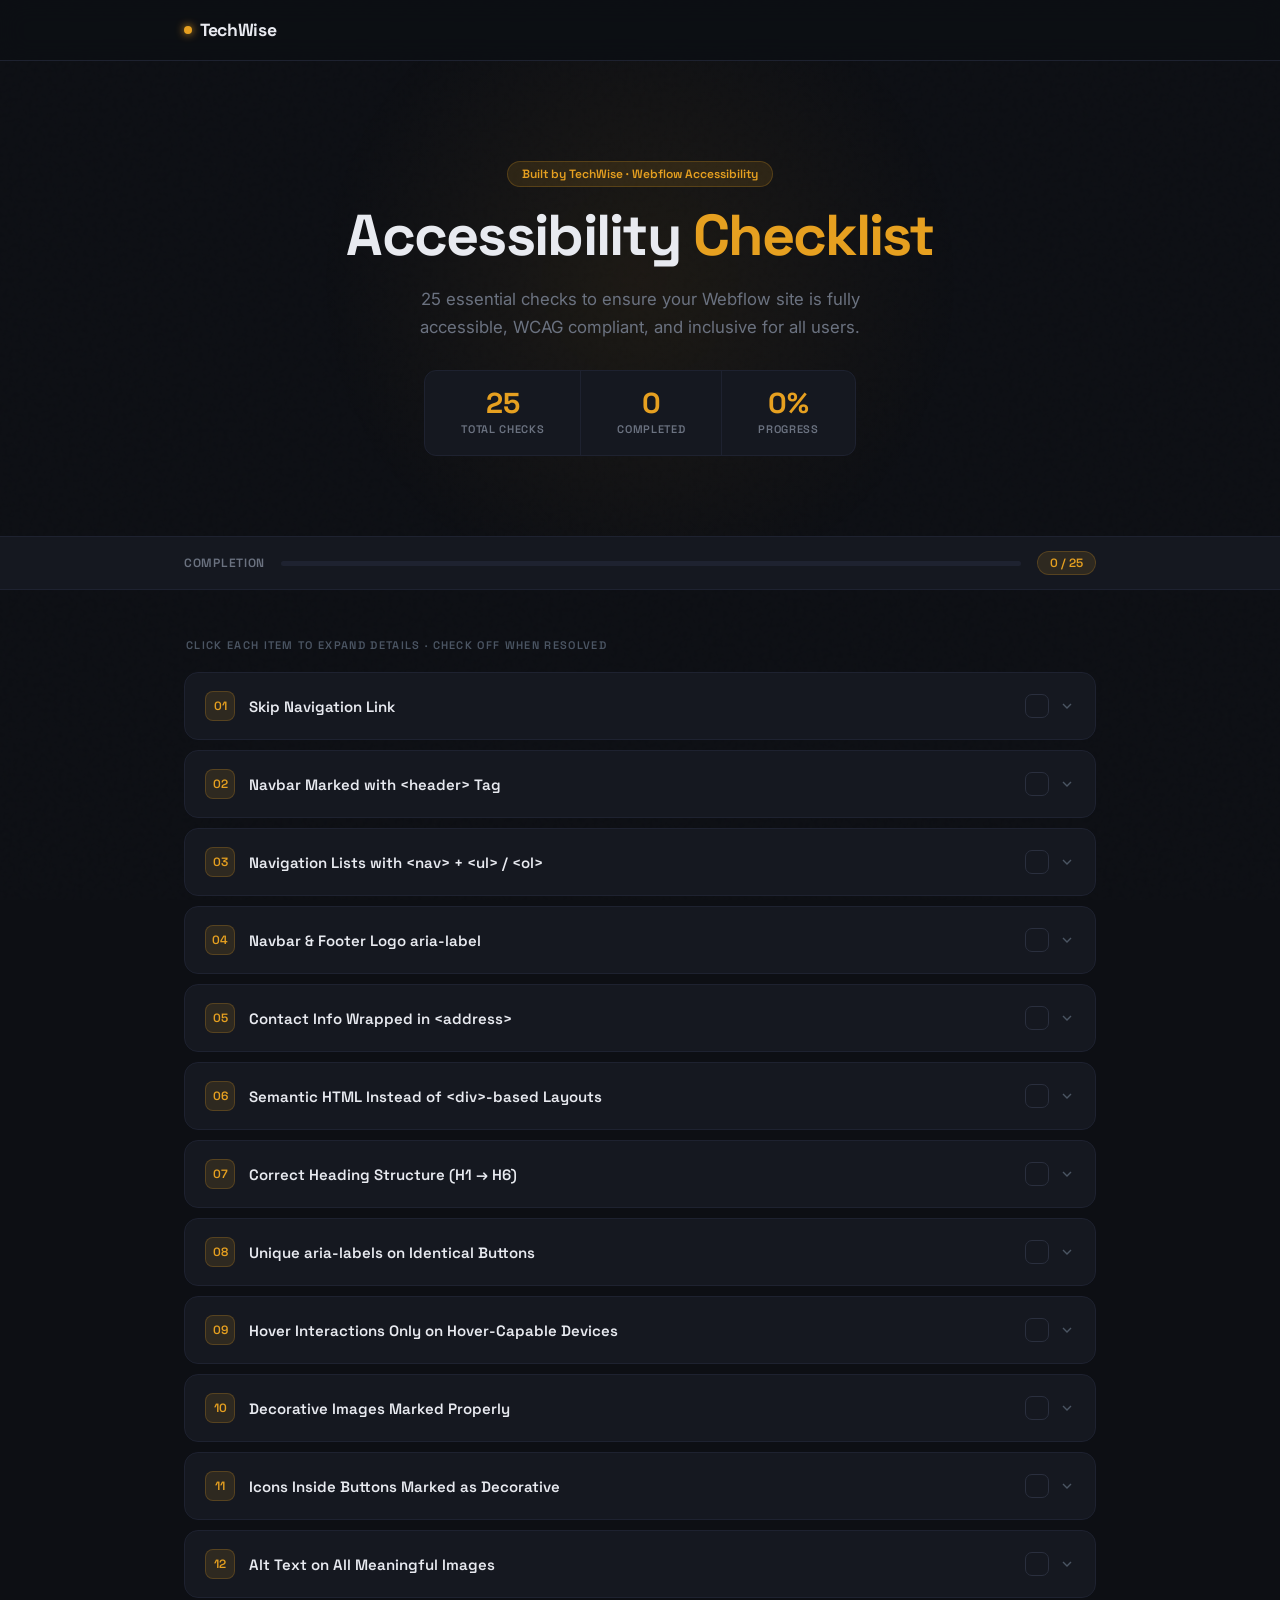
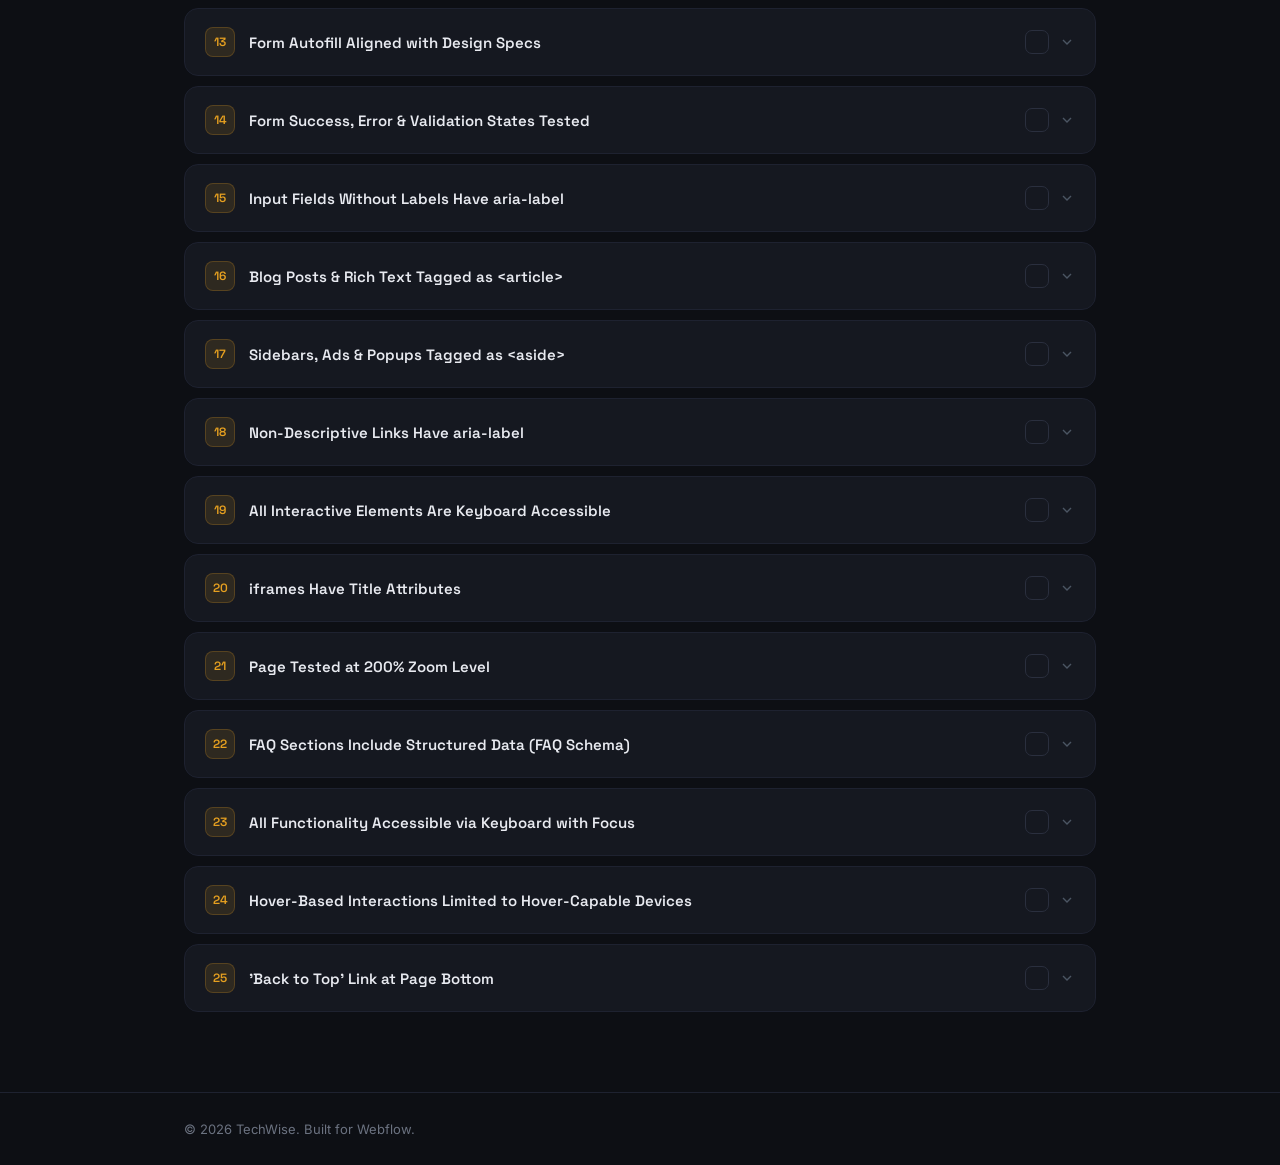
<file: techwise/accessibilitychecklist.html>
<!DOCTYPE html>
<html lang="en">
<head>
  <meta charset="UTF-8" />
  <meta name="viewport" content="width=device-width, initial-scale=1.0"/>
  <title>Webflow Accessibility Checklist — TechWise</title>

  <link rel="preconnect" href="https://fonts.googleapis.com" />
  <link rel="preconnect" href="https://fonts.gstatic.com" crossorigin />
  <link href="https://fonts.googleapis.com/css2?family=Space+Grotesk:wght@400;500;600;700&family=Inter:wght@300;400;500;600&display=swap" rel="stylesheet" />

  <style>
    *, *::before, *::after { box-sizing: border-box; margin: 0; padding: 0; }

    :root {
      --bg: #0d0f14;
      --surface: #151820;
      --surface-2: #1a1e28;
      --border: #1e2230;
      --border-hover: #2a2f3e;
      --amber: #e6a020;
      --amber-dim: rgba(230, 160, 32, 0.12);
      --amber-border: rgba(230, 160, 32, 0.22);
      --amber-glow: rgba(230, 160, 32, 0.06);
      --text: #e8eaf0;
      --muted: #6b7280;
      --muted-2: #4b5563;
      --green: #22c55e;
      --green-dim: rgba(34, 197, 94, 0.1);
      --green-border: rgba(34, 197, 94, 0.2);
      --red: #f87171;
      --red-dim: rgba(248, 113, 113, 0.1);
      --red-border: rgba(248, 113, 113, 0.2);
      --blue: #60a5fa;
      --blue-dim: rgba(96, 165, 250, 0.1);
      --blue-border: rgba(96, 165, 250, 0.2);
    }

    body {
      font-family: "Inter", system-ui, sans-serif;
      background: var(--bg);
      color: var(--text);
      min-height: 100vh;
      -webkit-font-smoothing: antialiased;
      overflow-x: hidden;
    }

    /* noise */
    body::before {
      content: "";
      position: fixed;
      inset: 0;
      background-image: url("data:image/svg+xml,%3Csvg viewBox='0 0 200 200' xmlns='http://www.w3.org/2000/svg'%3E%3Cfilter id='n'%3E%3CfeTurbulence type='fractalNoise' baseFrequency='0.9' numOctaves='4' stitchTiles='stitch'/%3E%3C/filter%3E%3Crect width='100%25' height='100%25' filter='url(%23n)' opacity='0.04'/%3E%3C/svg%3E");
      pointer-events: none;
      z-index: 0;
      opacity: 0.4;
    }

    /* ── NAV ── */
    nav {
      position: sticky;
      top: 0;
      z-index: 100;
      border-bottom: 1px solid var(--border);
      backdrop-filter: blur(12px);
      background: rgba(13, 15, 20, 0.88);
    }

    .nav-inner {
      display: flex;
      justify-content: space-between;
      align-items: center;
      height: 60px;
      max-width: 960px;
      margin: 0 auto;
      padding: 0 24px;
    }

    .nav-logo {
      font-family: "Space Grotesk", sans-serif;
      font-weight: 700;
      font-size: 1.1rem;
      letter-spacing: -0.02em;
      color: var(--text);
      text-decoration: none;
      display: flex;
      align-items: center;
      gap: 8px;
    }

    .nav-logo-dot {
      display: inline-block;
      width: 8px;
      height: 8px;
      border-radius: 50%;
      background: var(--amber);
      box-shadow: 0 0 8px var(--amber);
    }

    .nav-links {
      display: flex;
      gap: 8px;
      list-style: none;
    }

    .nav-links a {
      color: var(--muted);
      text-decoration: none;
      font-size: 13px;
      font-weight: 500;
      padding: 6px 14px;
      border-radius: 999px;
      transition: color 0.2s, background 0.2s;
      font-family: "Space Grotesk", sans-serif;
    }

    .nav-links a:hover { color: var(--text); background: rgba(255,255,255,0.05); }

    /* ── HERO ── */
    .hero {
      text-align: center;
      padding: 100px 24px 80px;
      border-bottom: 1px solid var(--border);
      position: relative;
      overflow: hidden;
      z-index: 1;
    }

    .hero::after {
      content: "";
      position: absolute;
      top: -80px;
      left: 50%;
      transform: translateX(-50%);
      width: 700px;
      height: 600px;
      background: radial-gradient(circle, rgba(230, 160, 32, 0.07) 0%, transparent 70%);
      pointer-events: none;
    }

    .hero-inner {
      max-width: 600px;
      margin: 0 auto;
      display: flex;
      flex-direction: column;
      align-items: center;
      gap: 20px;
      position: relative;
      z-index: 1;
      animation: fadein 0.6s ease both;
    }

    .badge {
      display: inline-flex;
      align-items: center;
      gap: 6px;
      padding: 4px 14px;
      border-radius: 999px;
      font-family: "Space Grotesk", sans-serif;
      font-size: 12px;
      font-weight: 600;
      background: var(--amber-dim);
      color: var(--amber);
      border: 1px solid var(--amber-border);
    }

    .hero h1 {
      font-family: "Space Grotesk", sans-serif;
      font-size: clamp(2.2rem, 5.5vw, 3.6rem);
      font-weight: 700;
      letter-spacing: -0.03em;
      line-height: 1;
    }

    .hero h1 em {
      font-style: normal;
      color: var(--amber);
    }

    .hero p {
      color: var(--muted);
      font-size: 1.05rem;
      max-width: 460px;
      line-height: 1.7;
    }

    .hero-stats {
      display: inline-flex;
      gap: 0;
      border: 1px solid var(--border);
      border-radius: 12px;
      background: var(--surface);
      overflow: hidden;
      margin-top: 8px;
    }

    .stat {
      text-align: center;
      padding: 18px 36px;
      border-right: 1px solid var(--border);
    }

    .stat:last-child { border-right: none; }

    .stat-num {
      font-family: "Space Grotesk", sans-serif;
      font-size: 1.8rem;
      font-weight: 700;
      color: var(--amber);
      display: block;
      line-height: 1;
    }

    .stat-label {
      font-size: 11px;
      font-family: "Space Grotesk", sans-serif;
      font-weight: 600;
      letter-spacing: 0.06em;
      text-transform: uppercase;
      color: var(--muted);
      margin-top: 5px;
    }

    /* ── PROGRESS ── */
    .progress-wrap {
      position: relative;
      z-index: 1;
      background: var(--surface);
      border-bottom: 1px solid var(--border);
      padding: 14px 0;
    }

    .progress-inner {
      max-width: 960px;
      margin: 0 auto;
      padding: 0 24px;
      display: flex;
      align-items: center;
      gap: 16px;
    }

    .progress-label {
      font-family: "Space Grotesk", sans-serif;
      font-size: 12px;
      font-weight: 600;
      color: var(--muted);
      letter-spacing: 0.06em;
      text-transform: uppercase;
      white-space: nowrap;
    }

    .progress-track {
      flex: 1;
      height: 5px;
      background: var(--border);
      border-radius: 100px;
      overflow: hidden;
    }

    .progress-fill {
      height: 100%;
      width: 0%;
      background: var(--amber);
      border-radius: 100px;
      transition: width 0.5s ease;
      box-shadow: 0 0 10px rgba(230,160,32,0.4);
    }

    .progress-count {
      font-family: "Space Grotesk", sans-serif;
      font-size: 12px;
      font-weight: 600;
      color: var(--amber);
      white-space: nowrap;
      background: var(--amber-dim);
      border: 1px solid var(--amber-border);
      padding: 3px 12px;
      border-radius: 999px;
    }

    /* ── MAIN ── */
    .main {
      max-width: 960px;
      margin: 48px auto 80px;
      padding: 0 24px;
      position: relative;
      z-index: 1;
    }

    .section-label {
      font-family: "Space Grotesk", sans-serif;
      font-size: 11px;
      font-weight: 600;
      letter-spacing: 0.12em;
      text-transform: uppercase;
      color: var(--muted-2);
      margin-bottom: 20px;
      padding-left: 2px;
    }

    /* ── ACCORDION ── */
    .accordion { display: flex; flex-direction: column; gap: 10px; }

    .acc-item {
      background: var(--surface);
      border: 1px solid var(--border);
      border-radius: 14px;
      overflow: hidden;
      transition: border-color 0.25s, transform 0.2s;
    }

    .acc-item:hover {
      border-color: var(--border-hover);
    }

    .acc-item.open {
      border-color: var(--amber-border);
    }

    .acc-item.done {
      border-color: var(--green-border);
      background: rgba(34, 197, 94, 0.03);
    }

    .acc-item.done .acc-num {
      background: var(--green-dim);
      color: var(--green);
      border-color: var(--green-border);
    }

    .acc-item.done .acc-title { color: var(--green); }

    .acc-header {
      display: flex;
      align-items: center;
      gap: 14px;
      padding: 18px 20px;
      cursor: pointer;
      user-select: none;
      transition: background 0.15s ease;
    }

    .acc-header:hover { background: rgba(255,255,255,0.02); }
    .acc-item.open .acc-header { background: rgba(230,160,32,0.03); }
    .acc-item.done .acc-header:hover { background: rgba(34,197,94,0.04); }

    .acc-num {
      flex-shrink: 0;
      width: 30px;
      height: 30px;
      background: var(--amber-dim);
      color: var(--amber);
      border: 1px solid var(--amber-border);
      border-radius: 8px;
      font-family: "Space Grotesk", sans-serif;
      font-size: 12px;
      font-weight: 600;
      display: flex;
      align-items: center;
      justify-content: center;
      transition: background 0.2s, color 0.2s, border-color 0.2s;
    }

    .acc-title {
      flex: 1;
      font-family: "Space Grotesk", sans-serif;
      font-size: 15px;
      font-weight: 600;
      line-height: 1.4;
      color: var(--text);
      transition: color 0.2s;
    }

    .acc-right {
      display: flex;
      align-items: center;
      gap: 10px;
      flex-shrink: 0;
    }

    .check-btn {
      width: 24px;
      height: 24px;
      border: 1.5px solid var(--border-hover);
      border-radius: 7px;
      background: transparent;
      cursor: pointer;
      display: flex;
      align-items: center;
      justify-content: center;
      transition: all 0.15s ease;
      flex-shrink: 0;
    }

    .check-btn:hover {
      border-color: var(--green);
      background: var(--green-dim);
    }

    .acc-item.done .check-btn {
      background: var(--green-dim);
      border-color: var(--green);
    }

    .check-btn svg { display: none; }
    .acc-item.done .check-btn svg { display: block; }

    .chevron {
      width: 16px;
      height: 16px;
      color: var(--muted-2);
      transition: transform 0.25s ease;
      flex-shrink: 0;
    }

    .acc-item.open .chevron { transform: rotate(180deg); color: var(--amber); }

    /* BODY */
    .acc-body { display: none; border-top: 1px solid var(--border); }
    .acc-item.open .acc-body { display: block; }

    .acc-body-inner {
      padding: 24px 20px 24px 64px;
      display: flex;
      flex-direction: column;
      gap: 12px;
    }

    .info-block {
      border-radius: 10px;
      padding: 16px;
      display: flex;
      gap: 12px;
      border: 1px solid transparent;
    }

    .info-block.cause {
      background: var(--red-dim);
      border-color: var(--red-border);
    }

    .info-block.webflow {
      background: var(--amber-dim);
      border-color: var(--amber-border);
    }

    .info-icon {
      font-size: 16px;
      line-height: 1.6;
      flex-shrink: 0;
    }

    .info-label {
      font-family: "Space Grotesk", sans-serif;
      font-size: 10px;
      font-weight: 700;
      text-transform: uppercase;
      letter-spacing: 0.12em;
      margin-bottom: 7px;
    }

    .info-block.cause .info-label { color: var(--red); }
    .info-block.webflow .info-label { color: var(--amber); }

    .info-text {
      font-size: 13.5px;
      line-height: 1.7;
      color: var(--muted);
    }

    .info-text ol, .info-text ul { padding-left: 18px; margin-top: 6px; }
    .info-text li { margin-bottom: 5px; }

    .info-text a {
      color: var(--amber);
      text-decoration: none;
      border-bottom: 1px solid var(--amber-border);
      transition: border-color 0.2s;
    }

    .info-text a:hover { border-color: var(--amber); }

    .info-text code {
      font-family: "SF Mono", "Fira Code", Consolas, monospace;
      font-size: 11.5px;
      background: rgba(255,255,255,0.06);
      border: 1px solid var(--border-hover);
      padding: 2px 6px;
      border-radius: 5px;
      color: var(--text);
    }

    .info-text strong { color: var(--text); font-weight: 600; }

    /* ── FOOTER ── */
    footer {
      border-top: 1px solid var(--border);
      padding: 28px 0;
      position: relative;
      z-index: 1;
    }

    .footer-inner {
      max-width: 960px;
      margin: 0 auto;
      padding: 0 24px;
      display: flex;
      align-items: center;
      justify-content: space-between;
      flex-wrap: wrap;
      gap: 12px;
    }

    .footer-copy { font-size: 13px; color: var(--muted); }

    .footer-links {
      display: flex;
      gap: 20px;
      list-style: none;
    }

    .footer-links a {
      font-size: 13px;
      color: var(--muted);
      text-decoration: none;
      font-family: "Space Grotesk", sans-serif;
      font-weight: 500;
      transition: color 0.2s;
    }

    .footer-links a:hover { color: var(--text); }

    @keyframes fadein {
      from { opacity: 0; transform: translateY(12px); }
      to   { opacity: 1; transform: translateY(0); }
    }

    @media (max-width: 640px) {
      .hero-stats { flex-direction: column; }
      .stat { border-right: none; border-bottom: 1px solid var(--border); }
      .stat:last-child { border-bottom: none; }
      .acc-body-inner { padding-left: 20px; }
      .nav-links { display: none; }
    }
  </style>
</head>
<body>

<!-- NAV -->
<nav>
  <div class="nav-inner">
    <a href="https://jswebflow.netlify.app/techwise/" class="nav-logo">
      <span class="nav-logo-dot"></span> TechWise
    </a>
  </div>
</nav>

<!-- HERO -->
<header class="hero">
  <div class="hero-inner">
    <div class="badge">Built by TechWise · Webflow Accessibility</div>
    <h1>Accessibility <em>Checklist</em></h1>
    <p>25 essential checks to ensure your Webflow site is fully accessible, WCAG compliant, and inclusive for all users.</p>
    <div class="hero-stats">
      <div class="stat">
        <span class="stat-num">25</span>
        <span class="stat-label">Total Checks</span>
      </div>
      <div class="stat">
        <span class="stat-num" id="doneCount">0</span>
        <span class="stat-label">Completed</span>
      </div>
      <div class="stat">
        <span class="stat-num" id="pctCount">0%</span>
        <span class="stat-label">Progress</span>
      </div>
    </div>
  </div>
</header>

<!-- PROGRESS -->
<div class="progress-wrap">
  <div class="progress-inner">
    <span class="progress-label">Completion</span>
    <div class="progress-track">
      <div class="progress-fill" id="progressFill"></div>
    </div>
    <span class="progress-count" id="progressText">0 / 25</span>
  </div>
</div>

<!-- MAIN -->
<main class="main">
  <p class="section-label">Click each item to expand details · Check off when resolved</p>
  <div class="accordion" id="accordion"></div>
</main>

<!-- FOOTER -->
<footer>
  <div class="footer-inner">
    <p class="footer-copy">© 2026 TechWise. Built for Webflow.</p>
  </div>
</footer>

<script>
const items = [
  {
    title: "Skip Navigation Link",
    cause: "Without a skip navigation link, keyboard-only users must tab through every nav link on every page before reaching the main content — creating an exhausting, inaccessible experience.",
    webflow: `<ol>
      <li>In Webflow Designer, add a <strong>Link Block</strong> as the first child of your Body.</li>
      <li>Set its href to <code>#main-content</code>.</li>
      <li>Give your main section the ID <code>main-content</code>.</li>
      <li>Create a class <code>skip-nav</code> with styles: <code>position:absolute; top:-100%; left:0; background:#000; color:#fff; padding:8px 16px; z-index:9999</code>.</li>
      <li>Add a <code>:focus</code> state on <code>skip-nav</code> that sets <code>top:0</code>.</li>
    </ol>`
  },
  {
    title: "Navbar Marked with &lt;header&gt; Tag",
    cause: "Without semantic markup, screen readers can't identify page regions. Using a generic <div> instead of <header> means assistive technology users lose the ability to jump directly to the header.",
    webflow: `<ol>
      <li>Select your Navbar element in the Designer.</li>
      <li>In the element settings panel (⚙️), look for the <strong>Tag</strong> dropdown.</li>
      <li>Change it from <code>div</code> to <code>header</code>.</li>
      <li>Confirm in the DOM preview that it renders as <code>&lt;header&gt;</code>.</li>
    </ol>`
  },
  {
    title: "Navigation Lists with &lt;nav&gt; + &lt;ul&gt; / &lt;ol&gt;",
    cause: "If nav links are plain divs or spans, screen readers won't identify them as navigation. Users lose the ability to skip directly to nav landmarks or understand the link grouping.",
    webflow: `<ol>
      <li>Select your navbar container → change its tag to <code>nav</code>.</li>
      <li>Inside, use a <strong>List</strong> element (Webflow's native List renders as <code>&lt;ul&gt;</code>).</li>
      <li>Each nav link should be a <strong>List Item</strong> (<code>&lt;li&gt;</code>) containing a <strong>Link</strong>.</li>
      <li>For footer nav, repeat the same pattern inside a <code>&lt;footer&gt;</code> tag.</li>
    </ol>`
  },
  {
    title: "Navbar & Footer Logo aria-label",
    cause: "Logo images that are also links have no visible text label. Without an aria-label, screen readers announce them as blank or meaningless links, leaving users confused about where they lead.",
    webflow: `<ol>
      <li>Select the logo <strong>Link Block</strong> in the Designer.</li>
      <li>Open the <strong>Element Settings</strong> panel (⚙️ icon).</li>
      <li>In the <strong>Custom Attributes</strong> section, add: <code>aria-label</code> → <code>Go to homepage – [Brand Name]</code>.</li>
      <li>Repeat for both the navbar and footer logos.</li>
    </ol>`
  },
  {
    title: "Contact Info Wrapped in &lt;address&gt;",
    cause: "Contact details in plain divs or paragraphs lose semantic meaning. Search engines and screen readers can't distinguish them as contact information.",
    webflow: `<ol>
      <li>Add a <strong>DOM element</strong> (Embed or Custom Code block) with <code>&lt;address&gt;</code> tags wrapping your contact info.</li>
      <li>Alternatively, select the contact container → in <strong>Element Settings</strong>, change the tag to <code>address</code>.</li>
      <li>Ensure email and phone links use proper <code>mailto:</code> and <code>tel:</code> hrefs inside the address block.</li>
    </ol>`
  },
  {
    title: "Semantic HTML Instead of &lt;div&gt;-based Layouts",
    cause: "Over-reliance on divs creates a flat, meaningless DOM. Screen readers rely on semantic elements like <main>, <section>, <article>, <aside>, and <footer> to navigate page structure efficiently.",
    webflow: `<ol>
      <li>Select each major container in the Designer.</li>
      <li>In <strong>Element Settings</strong> (⚙️), change the <strong>Tag</strong> to the correct semantic element: <code>main</code>, <code>section</code>, <code>article</code>, <code>aside</code>, or <code>footer</code>.</li>
      <li>Use <code>main</code> for your primary content area (only one per page).</li>
      <li>Use <code>section</code> for distinct content regions, each with its own heading.</li>
    </ol>`
  },
  {
    title: "Correct Heading Structure (H1 → H6)",
    cause: "Skipping heading levels (e.g., jumping from H1 to H4) or using multiple H1s breaks the page outline. Screen reader users navigate by headings — a broken hierarchy makes the page unusable.",
    webflow: `<ol>
      <li>Use Webflow's <strong>Heading</strong> element and set the level (H1–H6) in the settings panel.</li>
      <li>Run a free audit at <a href="https://wave.webaim.org" target="_blank">wave.webaim.org</a> to visualize your heading structure.</li>
      <li>Check each page: one <code>H1</code> (page title), <code>H2</code> for sections, <code>H3</code> for sub-sections, and so on.</li>
      <li>Style headings visually with CSS classes — never change heading levels just to get a different size.</li>
    </ol>`
  },
  {
    title: "Unique aria-labels on Identical Buttons",
    cause: "Multiple buttons labeled 'Learn More' or 'Read More' are indistinguishable by screen readers. Users tabbing through controls hear the same label repeatedly and can't know which button does what.",
    webflow: `<ol>
      <li>Select each repeated button in the Designer.</li>
      <li>Go to <strong>Element Settings</strong> → <strong>Custom Attributes</strong>.</li>
      <li>Add: <code>aria-label</code> → <code>Learn more about [Product/Feature Name]</code>.</li>
      <li>If using CMS, bind: <code>aria-label</code> → <code>Learn more about {Name}</code> from your CMS collection field.</li>
    </ol>`
  },
  {
    title: "Hover Interactions Only on Hover-Capable Devices",
    cause: "Interactions that trigger only on hover are inaccessible to keyboard users and touchscreen users. If critical content only appears on hover, it's invisible to many users.",
    webflow: `<ol>
      <li>For every Webflow Interaction triggered on <code>Mouse Over</code>, also add a <code>Mouse Click</code> or ensure the content is accessible by default.</li>
      <li>Use CSS <code>:hover</code> + <code>:focus</code> selectors together in Webflow's style panel.</li>
      <li>Avoid hiding critical navigation or actions inside hover-only dropdowns without a click fallback.</li>
    </ol>`
  },
  {
    title: "Decorative Images Marked Properly",
    cause: "When a decorative image has alt text or no alt attribute at all, screen readers announce it unnecessarily, cluttering the experience for assistive technology users.",
    webflow: `<ol>
      <li>Select the decorative image in the Designer.</li>
      <li>In <strong>Element Settings</strong>, find the <strong>Alt Text</strong> field.</li>
      <li>Leave the field <strong>empty</strong> (blank) — Webflow will render <code>alt=""</code>.</li>
      <li>Use CSS background images for purely decorative imagery instead of <code>&lt;img&gt;</code> tags.</li>
    </ol>`
  },
  {
    title: "Icons Inside Buttons Marked as Decorative",
    cause: "Icon fonts or SVGs inside a button that already has a text label will be announced twice. This creates redundant, confusing announcements for screen reader users.",
    webflow: `<ol>
      <li>Select the icon element (SVG or Icon) inside your button in the Designer.</li>
      <li>Go to <strong>Element Settings</strong> → <strong>Custom Attributes</strong>.</li>
      <li>Add: <code>aria-hidden</code> → <code>true</code>.</li>
      <li>Ensure the button itself has visible text OR an <code>aria-label</code> if icon-only.</li>
    </ol>`
  },
  {
    title: "Alt Text on All Meaningful Images",
    cause: "Images without alt text are invisible to screen readers, search engines, and users with images disabled. Missing alt text fails WCAG 1.1.1 (Level A) — the most basic accessibility requirement.",
    webflow: `<ol>
      <li>Select any <strong>Image</strong> element → open <strong>Element Settings</strong>.</li>
      <li>Fill in the <strong>Alt Text</strong> field with a concise description (e.g., "Team members collaborating at a whiteboard").</li>
      <li>For CMS images, bind the alt text field to a CMS field via Settings → Alt Text → <code>{Alt Text}</code>.</li>
      <li>Use <strong>Webflow AI</strong> (via Assets panel) to auto-generate alt text for bulk images.</li>
    </ol>`
  },
  {
    title: "Form Autofill Aligned with Design Specs",
    cause: "When autocomplete attributes are missing or incorrect, users with cognitive disabilities rely on browser autofill to complete forms accurately — without it, the experience degrades significantly.",
    webflow: `<ol>
      <li>Select each form input → <strong>Element Settings</strong> → <strong>Custom Attributes</strong>.</li>
      <li>Add: <code>autocomplete</code> → appropriate value: <code>name</code>, <code>email</code>, <code>tel</code>, <code>address-line1</code>, <code>postal-code</code>, etc.</li>
      <li>Reference the <a href="https://html.spec.whatwg.org/multipage/form-control-infrastructure.html#autofill" target="_blank">HTML autofill spec</a> for the full list of valid values.</li>
    </ol>`
  },
  {
    title: "Form Success, Error & Validation States Tested",
    cause: "Inaccessible form feedback (color-only errors, non-announced validations) means users who are blind, colorblind, or using screen readers don't know when or why their submission failed.",
    webflow: `<ol>
      <li>In Webflow's <strong>Form Settings</strong>, customize success and error messages with clear, descriptive text.</li>
      <li>For custom validation, use <code>aria-describedby</code> on inputs pointing to an error message element ID.</li>
      <li>Add <code>role="alert"</code> to error message containers so screen readers announce them immediately.</li>
      <li>Test all states using a screen reader (VoiceOver on Mac, NVDA on Windows).</li>
    </ol>`
  },
  {
    title: "Input Fields Without Labels Have aria-label",
    cause: "Inputs with only placeholder text lose their label once a user starts typing. Screen readers often don't announce placeholders as labels, leaving form fields nameless for assistive technology users.",
    webflow: `<ol>
      <li>Select the form input → <strong>Element Settings</strong> → <strong>Custom Attributes</strong>.</li>
      <li>Add: <code>aria-label</code> → <code>Email address</code> (or appropriate label).</li>
      <li>Better yet: use Webflow's native <strong>Label</strong> element connected via the <code>for</code> attribute matching the input's <code>id</code>.</li>
      <li>Never rely solely on placeholder text as a label.</li>
    </ol>`
  },
  {
    title: "Blog Posts & Rich Text Tagged as &lt;article&gt;",
    cause: "Blog content in generic divs loses its semantic identity. The <article> element tells screen readers, search engines, and RSS parsers that this is a self-contained, independently distributable piece of content.",
    webflow: `<ol>
      <li>In your Blog Post template, select the main content wrapper.</li>
      <li><strong>Element Settings</strong> → change the tag to <code>article</code>.</li>
      <li>Ensure the article contains an <code>H1</code> (the post title) and proper nested headings.</li>
      <li>For blog listing pages, wrap each post card in its own <code>article</code> tag.</li>
    </ol>`
  },
  {
    title: "Sidebars, Ads & Popups Tagged as &lt;aside&gt;",
    cause: "Content that is supplementary to the main page (sidebars, related posts, ad units) should be marked with <aside>. Without it, screen readers can't distinguish main content from supplementary content.",
    webflow: `<ol>
      <li>Select your sidebar or related-content container in the Designer.</li>
      <li><strong>Element Settings</strong> → change the tag to <code>aside</code>.</li>
      <li>For popups/modals that contain supplementary content (ads, promos), use <code>aside</code> or <code>dialog</code> tags accordingly.</li>
    </ol>`
  },
  {
    title: "Non-Descriptive Links Have aria-label",
    cause: "Links that say 'click here', 'read more', or 'learn more' provide zero context when read out of context. Screen reader users often navigate by listing all links on a page — generic labels make this useless.",
    webflow: `<ol>
      <li>Select the link in the Designer → <strong>Element Settings</strong> → <strong>Custom Attributes</strong>.</li>
      <li>Add: <code>aria-label</code> → <code>Read more about [Topic/Article Title]</code>.</li>
      <li>For CMS-driven links, dynamically bind the aria-label to the CMS field (e.g., <code>Read more about {Title}</code>).</li>
      <li>Better alternative: rewrite the visible link text to be descriptive so no aria-label is needed.</li>
    </ol>`
  },
  {
    title: "All Interactive Elements Are Keyboard Accessible",
    cause: "Custom interactive components (carousels, tabs, accordions, dropdowns) that only work with a mouse exclude keyboard users and users of assistive technology, violating WCAG 2.1.1 (Level A).",
    webflow: `<ol>
      <li>Use semantic <code>&lt;button&gt;</code> elements instead of div click handlers.</li>
      <li>In Webflow Interactions, ensure the same interaction fires on <code>:focus</code>.</li>
      <li>Add a visible focus style: <code>:focus-visible { outline: 2px solid #e6a020; outline-offset: 2px; }</code> in your global CSS.</li>
      <li>Use <code>tabindex="0"</code> on any custom interactive elements that aren't natively focusable.</li>
      <li>Tab through your entire page to test every interactive element is reachable.</li>
    </ol>`
  },
  {
    title: "iframes Have Title Attributes",
    cause: "Embedded iframes (maps, videos, forms, third-party widgets) without a title attribute are announced as empty or meaningless by screen readers. Users can't know what the iframe contains without a title.",
    webflow: `<ol>
      <li>Select the <strong>Embed</strong> element in Webflow containing the iframe code.</li>
      <li>Edit the embed code and add <code>title="Descriptive name, e.g. Google Maps showing our office location"</code> to the <code>&lt;iframe&gt;</code> tag.</li>
      <li>For YouTube/Vimeo embeds, add <code>title="[Video Title]"</code> directly in the iframe code.</li>
    </ol>`
  },
  {
    title: "Page Tested at 200% Zoom Level",
    cause: "Users with low vision often browse at 200%+ zoom. If layouts break, text overflows, or elements overlap at high zoom, it creates a degraded experience that violates WCAG 1.4.4.",
    webflow: `<ol>
      <li>In Chrome/Firefox, press <code>Ctrl +</code> (Windows) or <code>Cmd +</code> (Mac) to zoom to 200%.</li>
      <li>Ensure no text overflows its container — use flexible units (<code>rem</code>, <code>%</code>) over fixed <code>px</code> widths.</li>
      <li>In Webflow, use <code>min-width</code> and <code>overflow: visible</code> or <code>overflow: auto</code> on containers to handle zoom gracefully.</li>
      <li>Test all pages at 200% and address any layout breakage.</li>
    </ol>`
  },
  {
    title: "FAQ Sections Include Structured Data (FAQ Schema)",
    cause: "FAQ sections without schema markup miss out on Google rich results (expanded FAQ dropdowns in SERPs) and are harder for assistive technologies to process as a distinct Q&A structure.",
    webflow: `<ol>
      <li>In Webflow's <strong>Page Settings</strong> → <strong>Custom Code</strong> → <strong>Head Code</strong>, add a JSON-LD script block.</li>
      <li>Structure it as: <code>&lt;script type="application/ld+json"&gt; { "@context": "https://schema.org", "@type": "FAQPage", "mainEntity": [...] } &lt;/script&gt;</code>.</li>
      <li>Each FAQ item should include <code>@type: Question</code>, <code>name</code> (the question), and <code>acceptedAnswer</code>.</li>
      <li>Use a schema generator like <a href="https://technicalseo.com/tools/schema-markup-generator/" target="_blank">TechnicalSEO.com</a> to build it quickly.</li>
    </ol>`
  },
  {
    title: "All Functionality Accessible via Keyboard with Focus",
    cause: "If any feature — navigation, modals, carousels, forms, dropdowns — can only be operated with a mouse, keyboard-only users and switch device users are entirely locked out of that functionality.",
    webflow: `<ol>
      <li>Unplug your mouse and navigate your entire site using only <code>Tab</code>, <code>Shift+Tab</code>, <code>Enter</code>, <code>Space</code>, and arrow keys.</li>
      <li>Every interactive element must receive visible focus and respond to keyboard input.</li>
      <li>Modals must trap focus inside when open and restore focus to the trigger element when closed.</li>
      <li>Use <code>aria-modal="true"</code> and <code>role="dialog"</code> on modal containers in Webflow Embeds.</li>
      <li>Add <code>aria-expanded</code> to dropdown toggle buttons that control collapsible sections.</li>
    </ol>`
  },
  {
    title: "Hover-Based Interactions Limited to Hover-Capable Devices",
    cause: "Content or interactions that only appear on mouse hover are completely inaccessible to touch device users and keyboard users — two large segments of your audience.",
    webflow: `<ol>
      <li>In Webflow's <strong>Custom CSS</strong>, wrap hover-only styles in a media query: <code>@media (hover: hover) { .element:hover { ... } }</code>.</li>
      <li>This ensures hover effects only apply on devices with a true hover input (mouse), not touchscreens.</li>
      <li>For Webflow Interactions set to "Mouse Over", add a parallel click/tap interaction for touch users.</li>
    </ol>`
  },
  {
    title: "'Back to Top' Link at Page Bottom",
    cause: "On long pages, users navigating by keyboard must tab through hundreds of elements to return to the top. A visible 'Back to Top' link dramatically improves keyboard navigation efficiency.",
    webflow: `<ol>
      <li>Add a <strong>Link Block</strong> as the last element inside your <code>&lt;footer&gt;</code>.</li>
      <li>Set its href to <code>#</code> or to the ID of your top element (e.g., <code>#hero</code>).</li>
      <li>Set the link text to "Back to top".</li>
      <li>Style it to be visible on focus: <code>position: fixed; bottom: 24px; right: 24px;</code> with a transition from <code>opacity: 0</code> to <code>opacity: 1</code> on <code>:focus</code>.</li>
      <li>Optionally add a Webflow Scroll interaction to show the button after scrolling 300px down.</li>
    </ol>`
  }
];

const accordion = document.getElementById('accordion');
let doneItems = new Set(JSON.parse(localStorage.getItem('techwise-a11y-done') || '[]'));

function updateProgress() {
  const done = doneItems.size;
  const total = items.length;
  const pct = Math.round((done / total) * 100);
  document.getElementById('doneCount').textContent = done;
  document.getElementById('pctCount').textContent = pct + '%';
  document.getElementById('progressFill').style.width = pct + '%';
  document.getElementById('progressText').textContent = done + ' / ' + total;
  localStorage.setItem('techwise-a11y-done', JSON.stringify([...doneItems]));
}

items.forEach((item, i) => {
  const el = document.createElement('div');
  el.className = 'acc-item' + (doneItems.has(i) ? ' done' : '');
  el.innerHTML = `
    <div class="acc-header">
      <div class="acc-num">${String(i + 1).padStart(2, '0')}</div>
      <div class="acc-title">${item.title}</div>
      <div class="acc-right">
        <button class="check-btn" title="Mark as done" aria-label="Mark '${item.title}' as complete">
          <svg width="12" height="12" viewBox="0 0 12 12" fill="none">
            <path d="M2 6L5 9L10 3" stroke="#22c55e" stroke-width="2" stroke-linecap="round" stroke-linejoin="round"/>
          </svg>
        </button>
        <svg class="chevron" viewBox="0 0 24 24" fill="none" stroke="currentColor" stroke-width="2">
          <polyline points="6 9 12 15 18 9"/>
        </svg>
      </div>
    </div>
    <div class="acc-body">
      <div class="acc-body-inner">
        <div class="info-block cause">
          <div class="info-icon">⚠️</div>
          <div class="info-content">
            <div class="info-label">Why It Matters</div>
            <div class="info-text">${item.cause}</div>
          </div>
        </div>
        <div class="info-block webflow">
          <div class="info-icon">🔧</div>
          <div class="info-content">
            <div class="info-label">How to Fix in Webflow</div>
            <div class="info-text">${item.webflow}</div>
          </div>
        </div>
      </div>
    </div>
  `;

  el.querySelector('.acc-header').addEventListener('click', (e) => {
    if (e.target.closest('.check-btn')) return;
    const isOpen = el.classList.contains('open');
    document.querySelectorAll('.acc-item.open').forEach(x => x.classList.remove('open'));
    if (!isOpen) el.classList.add('open');
  });

  el.querySelector('.check-btn').addEventListener('click', (e) => {
    e.stopPropagation();
    if (doneItems.has(i)) { doneItems.delete(i); el.classList.remove('done'); }
    else { doneItems.add(i); el.classList.add('done'); }
    updateProgress();
  });

  accordion.appendChild(el);
});

updateProgress();
</script>
</body>
</html>
</file>
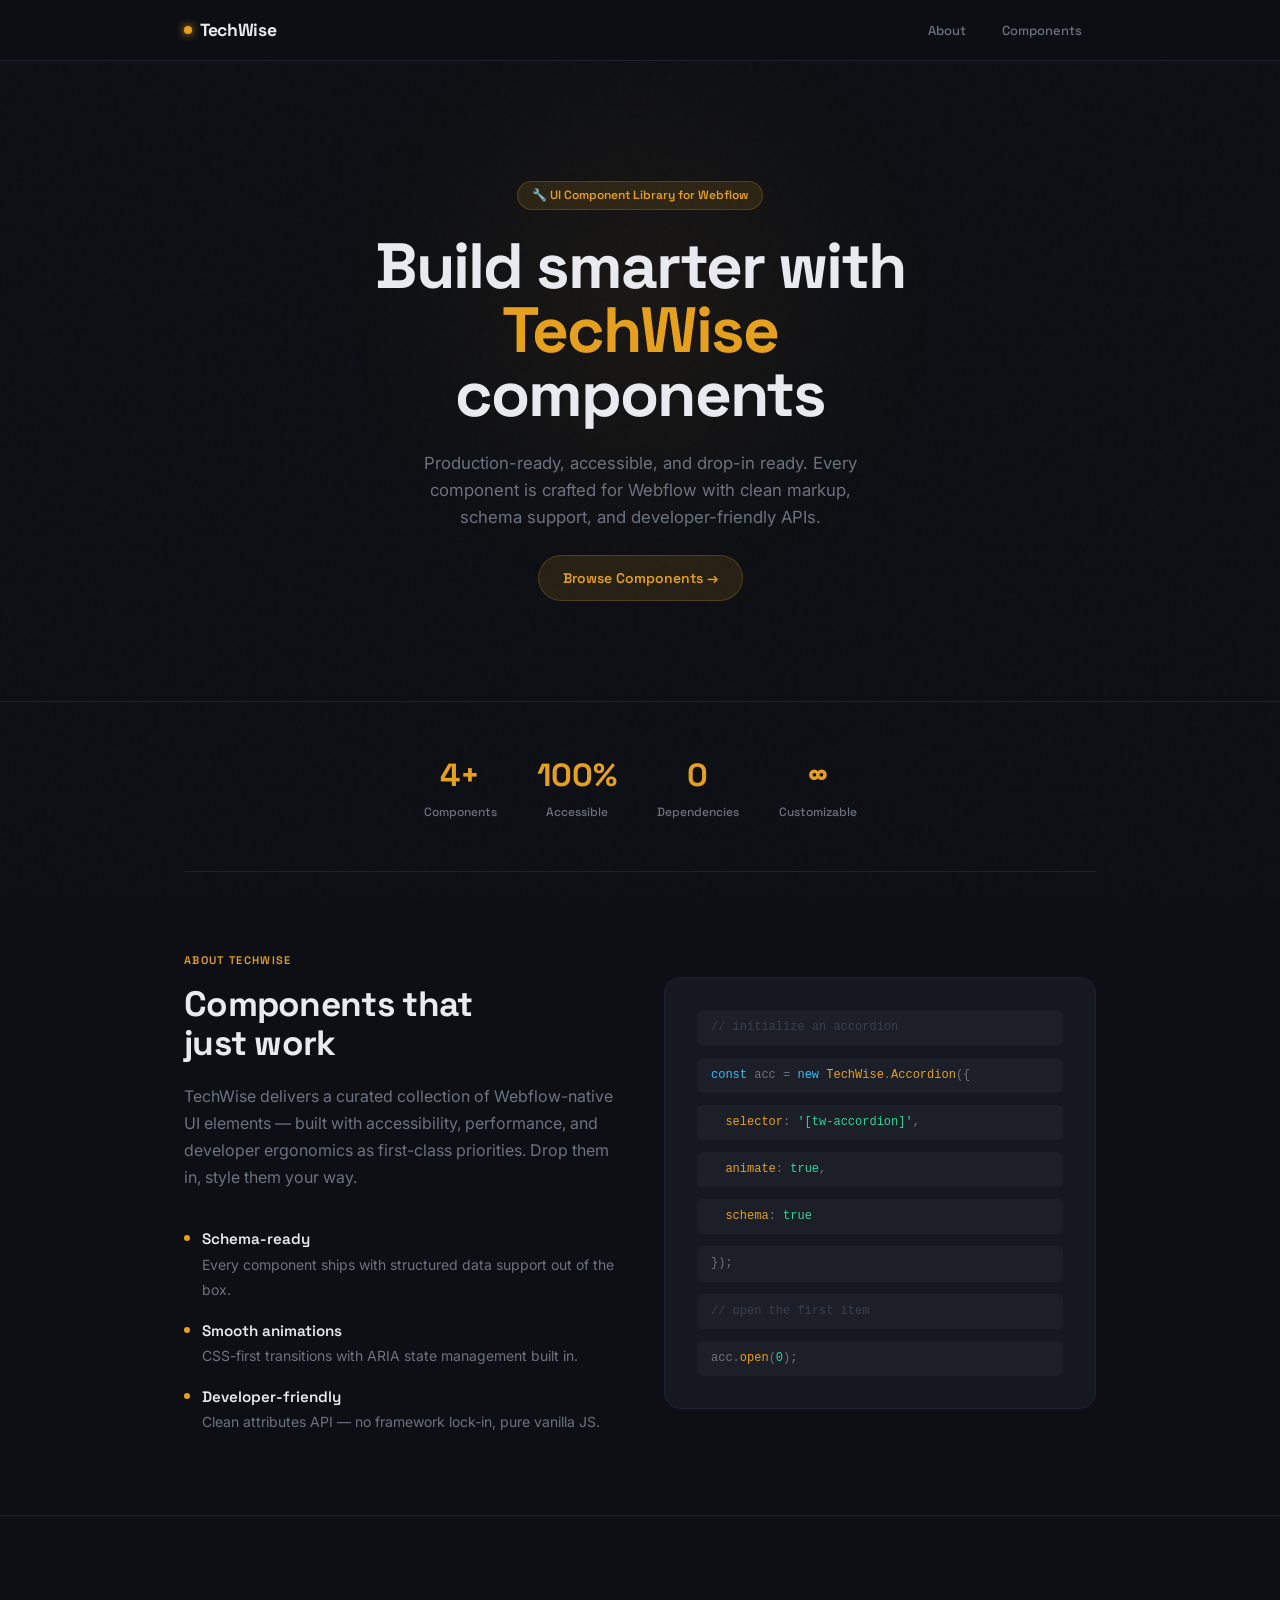
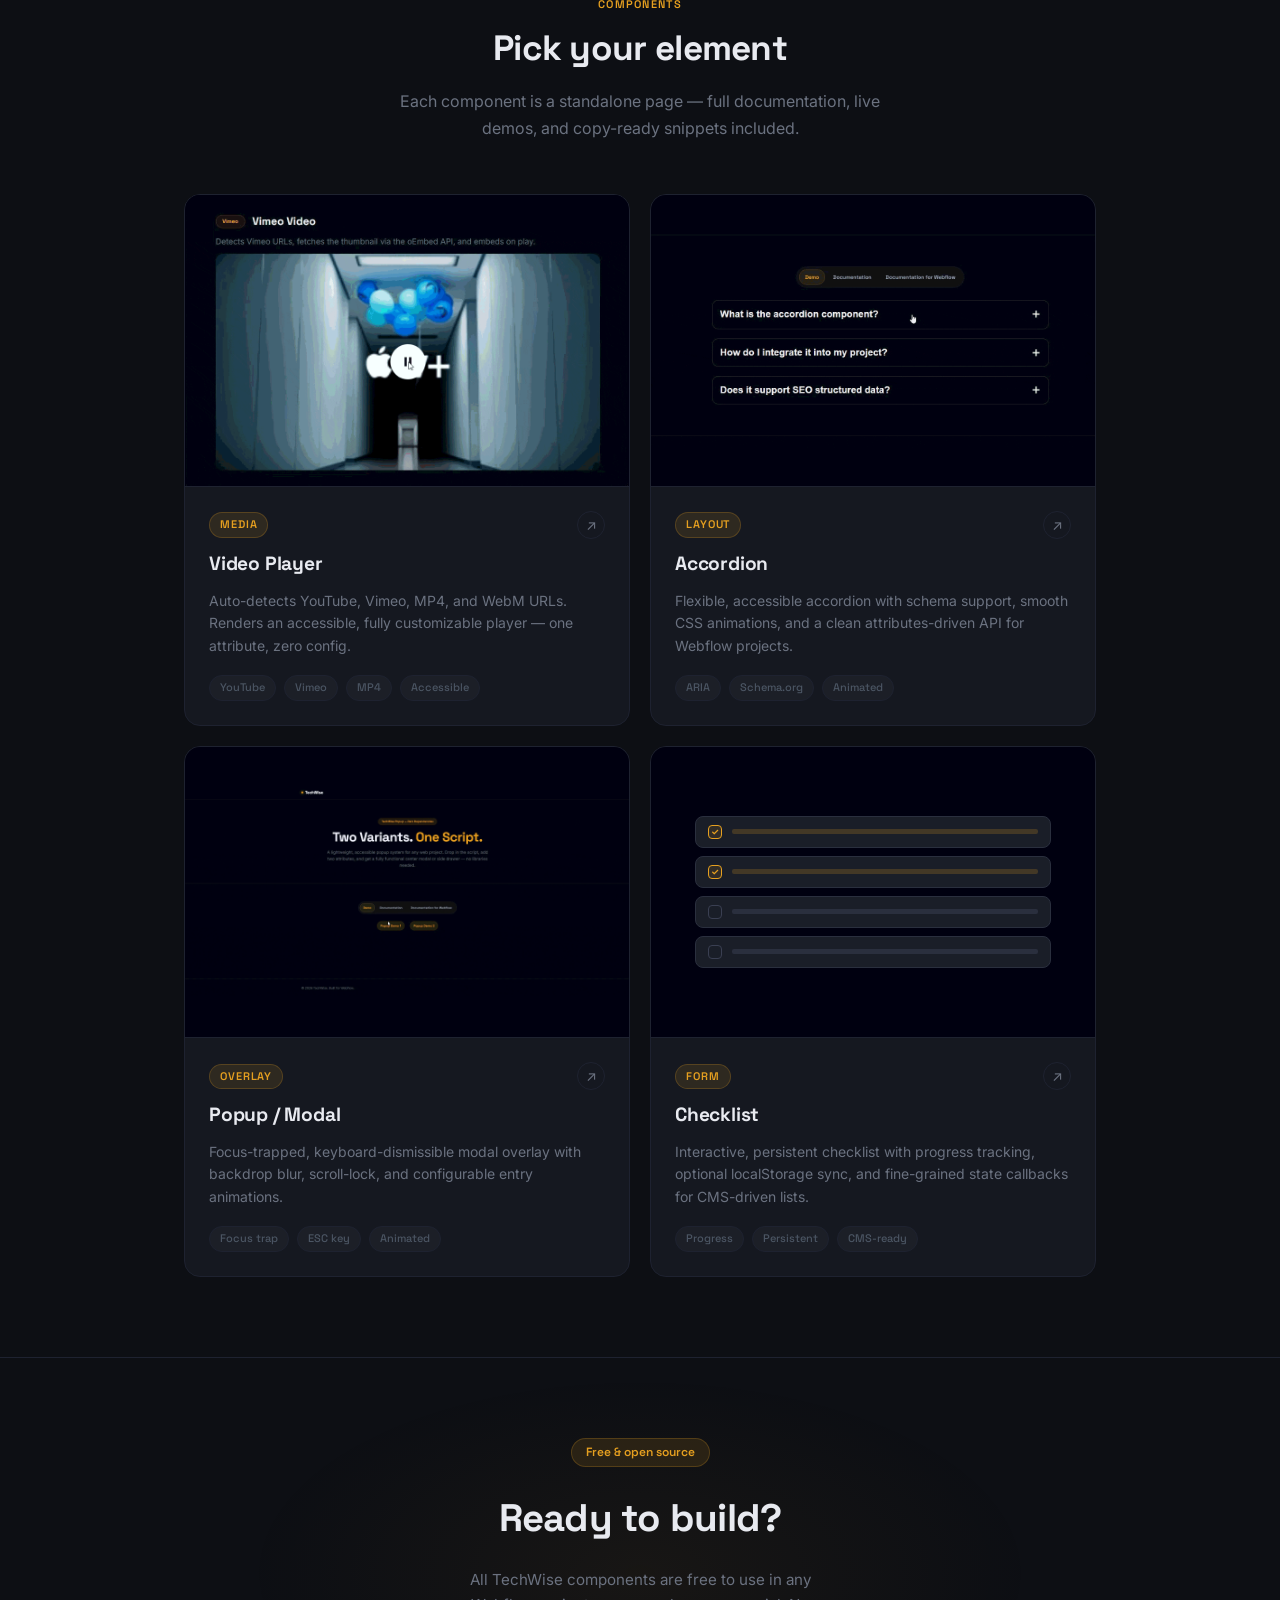
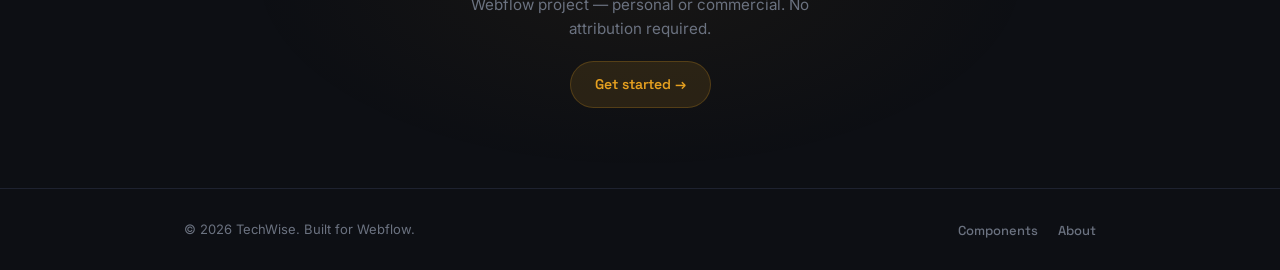
<file: techwise/index2.html>
<!doctype html>
<html lang="en">
  <head>
    <meta charset="UTF-8" />
    <meta name="viewport" content="width=device-width, initial-scale=1.0" />
    <title>TechWise — UI Component Library</title>

    <link rel="preconnect" href="https://fonts.googleapis.com" />
    <link rel="preconnect" href="https://fonts.gstatic.com" crossorigin />
    <link
      href="https://fonts.googleapis.com/css2?family=Space+Grotesk:wght@400;500;600;700&family=Inter:wght@300;400;500;600&display=swap"
      rel="stylesheet"
    />

    <style>
      *, *::before, *::after {
        box-sizing: border-box;
        margin: 0;
        padding: 0;
      }

html{
    scroll-behavior: smooth;
}

      :root {
        --amber: #e6a020;
        --amber-dim: rgba(230, 160, 32, 0.12);
        --amber-border: rgba(230, 160, 32, 0.22);
        --surface: #151820;
        --border: #1e2230;
        --text: #e8eaf0;
        --muted: #6b7280;
        --bg: #0d0f14;
      }

      body {
        font-family: "Inter", system-ui, sans-serif;
        background: var(--bg);
        color: var(--text);
        line-height: 1.6;
        -webkit-font-smoothing: antialiased;
        overflow-x: hidden;
      }

      /* ── Noise overlay ── */
      body::before {
        content: "";
        position: fixed;
        inset: 0;
        background-image: url("data:image/svg+xml,%3Csvg viewBox='0 0 200 200' xmlns='http://www.w3.org/2000/svg'%3E%3Cfilter id='n'%3E%3CfeTurbulence type='fractalNoise' baseFrequency='0.9' numOctaves='4' stitchTiles='stitch'/%3E%3C/filter%3E%3Crect width='100%25' height='100%25' filter='url(%23n)' opacity='0.04'/%3E%3C/svg%3E");
        pointer-events: none;
        z-index: 0;
        opacity: 0.4;
      }

      .container {
        max-width: 960px;
        margin: 0 auto;
        padding: 0 24px;
        position: relative;
        z-index: 1;
      }

      /* ── NAV ── */
      nav {
        position: sticky;
        top: 0;
        z-index: 100;
        border-bottom: 1px solid var(--border);
        backdrop-filter: blur(12px);
        background: rgba(13, 15, 20, 0.85);
      }

      .nav-inner {
        display: flex;
        justify-content: space-between;
        align-items: center;
        height: 60px;
        max-width: 960px;
        margin: 0 auto;
        padding: 0 24px;
      }

      .nav-logo {
        font-family: "Space Grotesk", sans-serif;
        font-weight: 700;
        font-size: 1.1rem;
        letter-spacing: -0.02em;
        color: var(--text);
        text-decoration: none;
        display: flex;
        align-items: center;
        gap: 8px;
      }

      .nav-logo span {
        display: inline-block;
        width: 8px;
        height: 8px;
        border-radius: 50%;
        background: var(--amber);
        box-shadow: 0 0 8px var(--amber);
      }

      .nav-links {
        display: flex;
        gap: 8px;
        list-style: none;
      }

      .nav-links a {
        color: var(--muted);
        text-decoration: none;
        font-size: 13px;
        font-weight: 500;
        padding: 6px 14px;
        border-radius: 999px;
        transition: color 0.2s, background 0.2s;
        font-family: "Space Grotesk", sans-serif;
      }

      .nav-links a:hover {
        color: var(--text);
        background: rgba(255,255,255,0.05);
      }

      /* ── HERO ── */
      .hero {
        text-align: center;
        padding: 120px 24px 100px;
        border-bottom: 1px solid var(--border);
        position: relative;
        overflow: hidden;
      }

      .hero::after {
        content: "";
        position: absolute;
        top: -60px;
        left: 50%;
        transform: translateX(-50%);
        width: 600px;
        height: 600px;
        background: radial-gradient(circle, rgba(230, 160, 32, 0.06) 0%, transparent 70%);
        pointer-events: none;
      }

      .hero-inner {
        display: flex;
        flex-direction: column;
        align-items: center;
        gap: 24px;
        max-width: 580px;
        margin: 0 auto;
        position: relative;
        z-index: 1;
      }

      .badge {
        display: inline-flex;
        align-items: center;
        gap: 6px;
        padding: 4px 14px;
        border-radius: 999px;
        font-family: "Space Grotesk", sans-serif;
        font-size: 12px;
        font-weight: 600;
        background: var(--amber-dim);
        color: var(--amber);
        border: 1px solid var(--amber-border);
        animation: fadein 0.6s ease both;
      }

      .hero h1 {
        font-family: "Space Grotesk", sans-serif;
        font-size: clamp(2.4rem, 6vw, 4rem);
        font-weight: 700;
        letter-spacing: -0.03em;
        line-height: 1;
        animation: fadein 0.6s 0.1s ease both;
      }

      .hero h1 em {
        font-style: normal;
        color: var(--amber);
      }

      .hero p {
        color: var(--muted);
        font-size: 1.05rem;
        max-width: 440px;
        animation: fadein 0.6s 0.2s ease both;
      }

      .hero-actions {
        display: flex;
        gap: 12px;
        flex-wrap: wrap;
        justify-content: center;
        animation: fadein 0.6s 0.3s ease both;
      }

      .btn-primary {
        appearance: none;
        border: 1px solid var(--amber-border);
        background: var(--amber-dim);
        color: var(--amber);
        padding: 11px 24px;
        border-radius: 999px;
        font-family: "Space Grotesk", sans-serif;
        font-weight: 600;
        font-size: 14px;
        cursor: pointer;
        text-decoration: none;
        transition: background 0.2s, transform 0.15s;
        display: inline-flex;
        align-items: center;
        gap: 6px;
      }

      .btn-primary:hover {
        background: rgba(230,160,32,0.2);
        transform: translateY(-1px);
      }

      .btn-ghost {
        appearance: none;
        border: 1px solid var(--border);
        background: transparent;
        color: var(--muted);
        padding: 11px 24px;
        border-radius: 999px;
        font-family: "Space Grotesk", sans-serif;
        font-weight: 600;
        font-size: 14px;
        cursor: pointer;
        text-decoration: none;
        transition: color 0.2s, border-color 0.2s, transform 0.15s;
      }

      .btn-ghost:hover {
        color: var(--text);
        border-color: #3a3f52;
        transform: translateY(-1px);
      }

      /* ── STATS ROW ── */
      .stats-row {
        display: flex;
        justify-content: center;
        gap: 40px;
        padding: 48px 0;
        border-bottom: 1px solid var(--border);
        flex-wrap: wrap;
      }

      .stat {
        text-align: center;
      }

      .stat-num {
        font-family: "Space Grotesk", sans-serif;
        font-size: 2rem;
        font-weight: 700;
        color: var(--amber);
      }

      .stat-label {
        font-size: 12px;
        color: var(--muted);
        font-weight: 500;
        margin-top: 2px;
        font-family: "Space Grotesk", sans-serif;
      }

      /* ── ABOUT SECTION ── */
      .section {
        padding: 80px 0;
        border-bottom: 1px solid var(--border);
        position: relative;
        z-index: 1;
      }

      .section-label {
        font-family: "Space Grotesk", sans-serif;
        font-size: 11px;
        font-weight: 600;
        letter-spacing: 0.12em;
        text-transform: uppercase;
        color: var(--amber);
        margin-bottom: 16px;
      }

      .section-title {
        font-family: "Space Grotesk", sans-serif;
        font-size: clamp(1.6rem, 3vw, 2.2rem);
        font-weight: 700;
        letter-spacing: -0.02em;
        line-height: 1.1;
        margin-bottom: 20px;
      }

      .section-desc {
        color: var(--muted);
        font-size: 1rem;
        max-width: 520px;
        line-height: 1.7;
      }

      .about-grid {
        display: grid;
        grid-template-columns: 1fr 1fr;
        gap: 48px;
        align-items: center;
        margin-top: 0;
      }

      .about-left {}

      .feature-list {
        display: flex;
        flex-direction: column;
        gap: 16px;
        margin-top: 36px;
      }

      .feature-item {
        display: flex;
        gap: 12px;
        align-items: flex-start;
      }

      .feature-dot {
        width: 6px;
        height: 6px;
        border-radius: 50%;
        background: var(--amber);
        margin-top: 8px;
        flex-shrink: 0;
      }

      .feature-item-text strong {
        font-family: "Space Grotesk", sans-serif;
        font-weight: 600;
        font-size: 0.95rem;
        color: var(--text);
        display: block;
      }

      .feature-item-text span {
        font-size: 0.875rem;
        color: var(--muted);
      }

      .about-visual {
        background: var(--surface);
        border: 1px solid var(--border);
        border-radius: 16px;
        padding: 32px;
        display: flex;
        flex-direction: column;
        gap: 12px;
      }

      .code-line {
        font-family: "SF Mono", "Fira Code", Consolas, monospace;
        font-size: 12px;
        color: var(--muted);
        padding: 8px 12px;
        background: rgba(255,255,255,0.03);
        border-radius: 6px;
        border-left: 2px solid transparent;
        transition: border-color 0.2s;
      }

      .code-line:hover {
        border-left-color: var(--amber);
        background: rgba(230,160,32,0.04);
      }

      .code-line .kw { color: #38bdf8; }
      .code-line .str { color: #34d399; }
      .code-line .attr { color: var(--amber); }
      .code-line .cm { color: #374151; }

      /* ── COMPONENTS GRID ── */
      .components-header {
        text-align: center;
        margin-bottom: 52px;
      }

      .components-header .section-desc {
        margin: 0 auto;
      }

      .cards-grid {
        display: grid;
        grid-template-columns: repeat(auto-fit, minmax(360px, 1fr));
        gap: 20px;
      }

      .component-card {
        background: var(--surface);
        border: 1px solid var(--border);
        border-radius: 16px;
        overflow: hidden;
        text-decoration: none;
        color: inherit;
        display: flex;
        flex-direction: column;
        transition: border-color 0.25s, transform 0.2s;
        position: relative;
        group: true;
      }

      .component-card:hover {
        border-color: var(--amber-border);
        transform: translateY(-3px);
      }

      .component-card::before {
        content: "";
        position: absolute;
        inset: 0;
        border-radius: 16px;
        background: radial-gradient(circle at 50% 0%, rgba(230,160,32,0.05) 0%, transparent 60%);
        opacity: 0;
        transition: opacity 0.3s;
        pointer-events: none;
      }

      .component-card:hover::before {
        opacity: 1;
      }

      .card-preview {
        aspect-ratio: 980 / 644;
        background: #000010;
        border-bottom: 1px solid var(--border);
        display: flex;
        align-items: center;
        justify-content: center;
        position: relative;
        overflow: hidden;
        flex-shrink: 0;
      }

      /* Video Player Preview */
      .preview-player {
        width: 80%;
        background: #1a1e28;
        border-radius: 10px;
        border: 1px solid #2a2f3e;
        overflow: hidden;
      }

      .preview-player-screen {
        height: 70px;
        background: #12141c;
        display: flex;
        align-items: center;
        justify-content: center;
      }

      .preview-play-btn {
        width: 32px;
        height: 32px;
        border-radius: 50%;
        background: var(--amber-dim);
        border: 1px solid var(--amber-border);
        display: flex;
        align-items: center;
        justify-content: center;
      }

      .preview-play-btn::after {
        content: "";
        width: 0;
        height: 0;
        border-style: solid;
        border-width: 6px 0 6px 10px;
        border-color: transparent transparent transparent var(--amber);
        margin-left: 2px;
      }

      .preview-controls {
        display: flex;
        align-items: center;
        gap: 8px;
        padding: 8px 12px;
      }

      .preview-bar {
        flex: 1;
        height: 3px;
        border-radius: 2px;
        background: #2a2f3e;
        position: relative;
      }

      .preview-bar::after {
        content: "";
        position: absolute;
        left: 0;
        top: 0;
        width: 35%;
        height: 100%;
        background: var(--amber);
        border-radius: 2px;
      }

      .preview-dot {
        width: 6px;
        height: 6px;
        border-radius: 50%;
        background: #2a2f3e;
      }

      /* Accordion Preview */
      .preview-accordion {
        width: 80%;
        display: flex;
        flex-direction: column;
        gap: 8px;
      }

      .preview-acc-item {
        background: #1a1e28;
        border-radius: 8px;
        border: 1px solid #2a2f3e;
        overflow: hidden;
      }

      .preview-acc-head {
        display: flex;
        align-items: center;
        justify-content: space-between;
        padding: 8px 12px;
      }

      .preview-acc-title {
        width: 60%;
        height: 6px;
        border-radius: 3px;
        background: #2a2f3e;
      }

      .preview-acc-icon {
        width: 14px;
        height: 14px;
        border-radius: 50%;
        border: 1.5px solid #3a3f52;
        display: flex;
        align-items: center;
        justify-content: center;
        font-size: 10px;
        color: var(--amber);
        font-weight: 700;
        line-height: 1;
      }

      .preview-acc-body {
        padding: 0 12px 8px;
        display: flex;
        flex-direction: column;
        gap: 4px;
      }

      .preview-acc-line {
        height: 4px;
        border-radius: 2px;
        background: #2a2f3e;
      }

      /* Popup Preview */
      .preview-popup-backdrop {
        position: absolute;
        inset: 0;
        background: rgba(0,0,0,0.5);
        display: flex;
        align-items: center;
        justify-content: center;
      }

      .preview-popup-modal {
        background: #1a1e28;
        border-radius: 10px;
        border: 1px solid var(--amber-border);
        padding: 16px;
        width: 140px;
      }

      .preview-popup-title {
        width: 70%;
        height: 6px;
        border-radius: 3px;
        background: var(--amber-dim);
        border: 1px solid var(--amber-border);
        margin-bottom: 10px;
      }

      .preview-popup-line {
        height: 4px;
        border-radius: 2px;
        background: #2a2f3e;
        margin-bottom: 6px;
      }

      .preview-popup-btn {
        margin-top: 10px;
        width: 60%;
        height: 20px;
        border-radius: 999px;
        background: var(--amber-dim);
        border: 1px solid var(--amber-border);
      }

      /* Checklist Preview */
      .preview-checklist {
        width: 80%;
        display: flex;
        flex-direction: column;
        gap: 8px;
      }

      .preview-check-item {
        display: flex;
        align-items: center;
        gap: 10px;
        background: #1a1e28;
        border-radius: 8px;
        border: 1px solid #2a2f3e;
        padding: 8px 12px;
      }

      .preview-checkbox {
        width: 14px;
        height: 14px;
        border-radius: 4px;
        border: 1.5px solid #3a3f52;
        flex-shrink: 0;
      }

      .preview-checkbox.checked {
        background: var(--amber-dim);
        border-color: var(--amber);
        position: relative;
      }

      .preview-checkbox.checked::after {
        content: "✓";
        position: absolute;
        top: 50%;
        left: 50%;
        transform: translate(-50%, -50%);
        font-size: 9px;
        color: var(--amber);
        font-weight: 700;
      }

      .preview-check-text {
        flex: 1;
        height: 5px;
        border-radius: 2px;
        background: #2a2f3e;
      }

      .check-text-done {
        background: rgba(230,160,32,0.2) !important;
      }

      /* Card Body */
      .card-body {
        padding: 24px;
        display: flex;
        flex-direction: column;
        gap: 10px;
        flex: 1;
      }

      .card-meta {
        display: flex;
        align-items: center;
        justify-content: space-between;
      }

      .card-tag {
        font-family: "Space Grotesk", sans-serif;
        font-size: 11px;
        font-weight: 600;
        letter-spacing: 0.08em;
        text-transform: uppercase;
        color: var(--amber);
        background: var(--amber-dim);
        border: 1px solid var(--amber-border);
        padding: 3px 10px;
        border-radius: 999px;
      }

      .card-arrow {
        width: 28px;
        height: 28px;
        border-radius: 50%;
        border: 1px solid var(--border);
        display: flex;
        align-items: center;
        justify-content: center;
        color: var(--muted);
        font-size: 14px;
        transition: border-color 0.2s, color 0.2s, transform 0.2s;
      }

      .component-card:hover .card-arrow {
        border-color: var(--amber-border);
        color: var(--amber);
        transform: translate(2px, -2px);
      }

      .card-title {
        font-family: "Space Grotesk", sans-serif;
        font-size: 1.2rem;
        font-weight: 700;
        letter-spacing: -0.01em;
        color: var(--text);
      }

      .card-desc {
        font-size: 0.875rem;
        color: var(--muted);
        line-height: 1.6;
        flex: 1;
      }

      .card-footer {
        display: flex;
        gap: 8px;
        margin-top: 8px;
        flex-wrap: wrap;
      }

      .card-pill {
        font-size: 11px;
        color: #4b5563;
        background: rgba(255,255,255,0.03);
        border: 1px solid #1e2230;
        padding: 3px 10px;
        border-radius: 999px;
        font-family: "Space Grotesk", sans-serif;
        font-weight: 500;
      }

      /* ── FOOTER CTA ── */
      .cta-section {
        padding: 80px 0;
        text-align: center;
        position: relative;
        z-index: 1;
        overflow: hidden;
      }

      .cta-section::before {
        content: "";
        position: absolute;
        top: 50%;
        left: 50%;
        transform: translate(-50%, -50%);
        width: 800px;
        height: 400px;
        background: radial-gradient(ellipse, rgba(230,160,32,0.05) 0%, transparent 70%);
        pointer-events: none;
      }

      .cta-inner {
        display: flex;
        flex-direction: column;
        align-items: center;
        gap: 20px;
        position: relative;
        z-index: 1;
      }

      .cta-inner h2 {
        font-family: "Space Grotesk", sans-serif;
        font-size: clamp(1.6rem, 4vw, 2.4rem);
        font-weight: 700;
        letter-spacing: -0.02em;
      }

      .cta-inner p {
        color: var(--muted);
        max-width: 400px;
        font-size: 0.95rem;
      }

      /* ── FOOTER ── */
      footer {
        border-top: 1px solid var(--border);
        padding: 28px 0;
        position: relative;
        z-index: 1;
      }

      .footer-inner {
        display: flex;
        align-items: center;
        justify-content: space-between;
        flex-wrap: wrap;
        gap: 12px;
      }

      .footer-copy {
        font-size: 13px;
        color: var(--muted);
      }

      .footer-links {
        display: flex;
        gap: 20px;
        list-style: none;
      }

      .footer-links a {
        font-size: 13px;
        color: var(--muted);
        text-decoration: none;
        transition: color 0.2s;
        font-family: "Space Grotesk", sans-serif;
        font-weight: 500;
      }

      img{
        width: 100%;
        height: 100%;
        object-fit: contain;
      }

      .footer-links a:hover { color: var(--text); }

      @keyframes fadein {
        from { opacity: 0; transform: translateY(12px); }
        to { opacity: 1; transform: translateY(0); }
      }

      @media (max-width: 640px) {
        .about-grid { grid-template-columns: 1fr; }
        .about-visual { display: none; }
        .cards-grid { grid-template-columns: 1fr; }
        .nav-links { display: none; }
      }
    </style>
  </head>

  <body>

    <!-- NAV -->
    <nav>
      <div class="nav-inner">
        <a href="#" class="nav-logo">
          <span></span> TechWise
        </a>
        <ul class="nav-links">
          <li><a href="#about">About</a></li>
          <li><a href="#components">Components</a></li>
          <!-- <li><a href="https://webflow.com" target="_blank">Webflow</a></li> -->
        </ul>
      </div>
    </nav>

    <!-- HERO -->
    <header class="hero" id="home">
      <div class="hero-inner">
        <div class="badge">🔧 UI Component Library for Webflow</div>
        <h1>Build smarter with <em>TechWise</em> components</h1>
        <p>Production-ready, accessible, and drop-in ready. Every component is crafted for Webflow with clean markup, schema support, and developer-friendly APIs.</p>
        <div class="hero-actions">
          <a href="#components" class="btn-primary">Browse Components →</a>
          <!-- <a href="https://webflow.com" class="btn-ghost" target="_blank">View on Webflow</a> -->
        </div>
      </div>
    </header>

    <!-- STATS -->
    <div class="container">
      <div class="stats-row">
        <div class="stat">
          <div class="stat-num">4+</div>
          <div class="stat-label">Components</div>
        </div>
        <div class="stat">
          <div class="stat-num">100%</div>
          <div class="stat-label">Accessible</div>
        </div>
        <div class="stat">
          <div class="stat-num">0</div>
          <div class="stat-label">Dependencies</div>
        </div>
        <div class="stat">
          <div class="stat-num">∞</div>
          <div class="stat-label">Customizable</div>
        </div>
      </div>
    </div>

    <!-- ABOUT -->
    <section class="section" id="about">
      <div class="container">
        <div class="about-grid">
          <div class="about-left">
            <p class="section-label">About TechWise</p>
            <h2 class="section-title">Components that just&nbsp;work</h2>
            <p class="section-desc">TechWise delivers a curated collection of Webflow-native UI elements — built with accessibility, performance, and developer ergonomics as first-class priorities. Drop them in, style them your way.</p>
            <div class="feature-list">
              <div class="feature-item">
                <div class="feature-dot"></div>
                <div class="feature-item-text">
                  <strong>Schema-ready</strong>
                  <span>Every component ships with structured data support out of the box.</span>
                </div>
              </div>
              <div class="feature-item">
                <div class="feature-dot"></div>
                <div class="feature-item-text">
                  <strong>Smooth animations</strong>
                  <span>CSS-first transitions with ARIA state management built in.</span>
                </div>
              </div>
              <div class="feature-item">
                <div class="feature-dot"></div>
                <div class="feature-item-text">
                  <strong>Developer-friendly</strong>
                  <span>Clean attributes API — no framework lock-in, pure vanilla JS.</span>
                </div>
              </div>
            </div>
          </div>
          <div class="about-visual">
            <div class="code-line"><span class="cm">// initialize an accordion</span></div>
            <div class="code-line">
              <span class="kw">const</span> acc = <span class="kw">new</span> <span class="attr">TechWise</span>.<span class="attr">Accordion</span>({
            </div>
            <div class="code-line">&nbsp;&nbsp;<span class="attr">selector</span>: <span class="str">'[tw-accordion]'</span>,</div>
            <div class="code-line">&nbsp;&nbsp;<span class="attr">animate</span>: <span class="str">true</span>,</div>
            <div class="code-line">&nbsp;&nbsp;<span class="attr">schema</span>: <span class="str">true</span></div>
            <div class="code-line">});</div>
            <div class="code-line"><span class="cm">// open the first item</span></div>
            <div class="code-line">acc.<span class="attr">open</span>(<span class="str">0</span>);</div>
          </div>
        </div>
      </div>
    </section>

    <!-- COMPONENTS -->
    <section class="section" id="components">
      <div class="container">
        <div class="components-header">
          <p class="section-label">Components</p>
          <h2 class="section-title">Pick your element</h2>
          <p class="section-desc">Each component is a standalone page — full documentation, live demos, and copy-ready snippets included.</p>
        </div>

        <div class="cards-grid">

          <!-- Video Player -->
          <a href="https://jswebflow.netlify.app/techwise/videoplayer/" target="_blank" class="component-card">
            <div class="card-preview">
              <img src="/techwise/gif/Vimeo Video.gif" alt="">
            </div>
            <div class="card-body">
              <div class="card-meta">
                <span class="card-tag">Media</span>
                <div class="card-arrow">↗</div>
              </div>
              <div class="card-title">Video Player</div>
              <p class="card-desc">Auto-detects YouTube, Vimeo, MP4, and WebM URLs. Renders an accessible, fully customizable player — one attribute, zero config.</p>
              <div class="card-footer">
                <span class="card-pill">YouTube</span>
                <span class="card-pill">Vimeo</span>
                <span class="card-pill">MP4</span>
                <span class="card-pill">Accessible</span>
              </div>
            </div>
          </a>

          <!-- Accordion -->
          <a href="https://jswebflow.netlify.app/techwise/accordian/" target="_blank" class="component-card">
            <div class="card-preview">
              <img src="/techwise/gif/Accordian.gif" alt="">
            </div>
            <div class="card-body">
              <div class="card-meta">
                <span class="card-tag">Layout</span>
                <div class="card-arrow">↗</div>
              </div>
              <div class="card-title">Accordion</div>
              <p class="card-desc">Flexible, accessible accordion with schema support, smooth CSS animations, and a clean attributes-driven API for Webflow projects.</p>
              <div class="card-footer">
                <span class="card-pill">ARIA</span>
                <span class="card-pill">Schema.org</span>
                <span class="card-pill">Animated</span>
              </div>
            </div>
          </a>

          <!-- Popup -->
          <a href="https://jswebflow.netlify.app/techwise/modal"  target="_blank" class="component-card">
            <div class="card-preview">
              <img src="/techwise/gif/Modal.gif" alt="">
            </div>
            <div class="card-body">
              <div class="card-meta">
                <span class="card-tag">Overlay</span>
                <div class="card-arrow">↗</div>
              </div>
              <div class="card-title">Popup / Modal</div>
              <p class="card-desc">Focus-trapped, keyboard-dismissible modal overlay with backdrop blur, scroll-lock, and configurable entry animations.</p>
              <div class="card-footer">
                <span class="card-pill">Focus trap</span>
                <span class="card-pill">ESC key</span>
                <span class="card-pill">Animated</span>
              </div>
            </div>
          </a>

          <!-- Checklist -->
          <a href="https://jswebflow.netlify.app/techwise/accessibilitychecklist" target="_blank" class="component-card">
            <div class="card-preview">
              <div class="preview-checklist">
                <div class="preview-check-item">
                  <div class="preview-checkbox checked"></div>
                  <div class="preview-check-text check-text-done"></div>
                </div>
                <div class="preview-check-item">
                  <div class="preview-checkbox checked"></div>
                  <div class="preview-check-text check-text-done" style="width:55%"></div>
                </div>
                <div class="preview-check-item">
                  <div class="preview-checkbox"></div>
                  <div class="preview-check-text"></div>
                </div>
                <div class="preview-check-item">
                  <div class="preview-checkbox"></div>
                  <div class="preview-check-text" style="width:70%"></div>
                </div>
              </div>
            </div>
            <div class="card-body">
              <div class="card-meta">
                <span class="card-tag">Form</span>
                <div class="card-arrow">↗</div>
              </div>
              <div class="card-title">Checklist</div>
              <p class="card-desc">Interactive, persistent checklist with progress tracking, optional localStorage sync, and fine-grained state callbacks for CMS-driven lists.</p>
              <div class="card-footer">
                <span class="card-pill">Progress</span>
                <span class="card-pill">Persistent</span>
                <span class="card-pill">CMS-ready</span>
              </div>
            </div>
          </a>

        </div>
      </div>
    </section>

    <!-- CTA -->
    <section class="cta-section">
      <div class="container">
        <div class="cta-inner">
          <div class="badge">Free & open source</div>
          <h2>Ready to build?</h2>
          <p>All TechWise components are free to use in any Webflow project — personal or commercial. No attribution required.</p>
          <div class="hero-actions">
            <a href="#components" class="btn-primary">Get started →</a>
            <!-- <a href="https://github.com" class="btn-ghost" target="_blank">GitHub</a> -->
          </div>
        </div>
      </div>
    </section>

    <!-- FOOTER -->
    <footer>
      <div class="container">
        <div class="footer-inner">
          <p class="footer-copy">© 2026 TechWise. Built for Webflow.</p>
          <ul class="footer-links">
            <li><a href="#components">Components</a></li>
            <li><a href="#about">About</a></li>
            <!-- <li><a href="https://webflow.com" target="_blank">Webflow</a></li> -->
          </ul>
        </div>
      </div>
    </footer>

  </body>
</html>
</file>
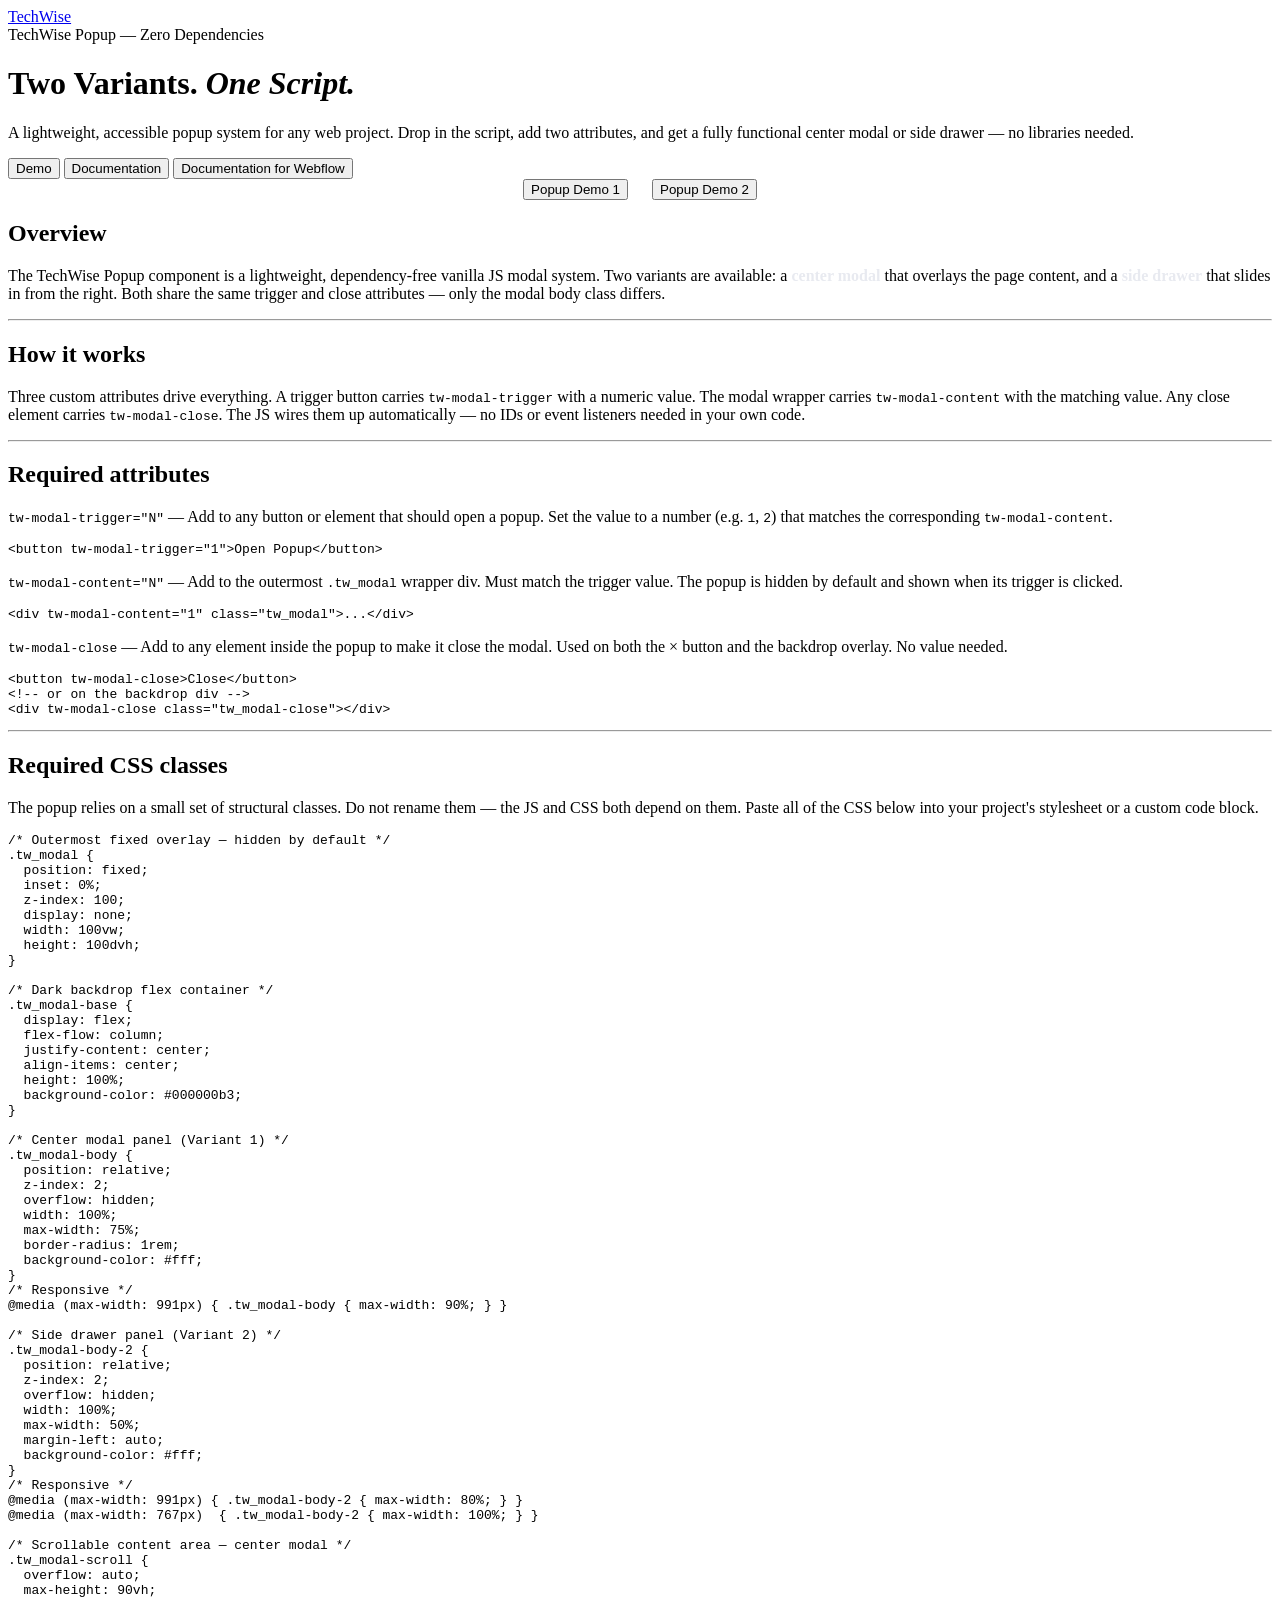
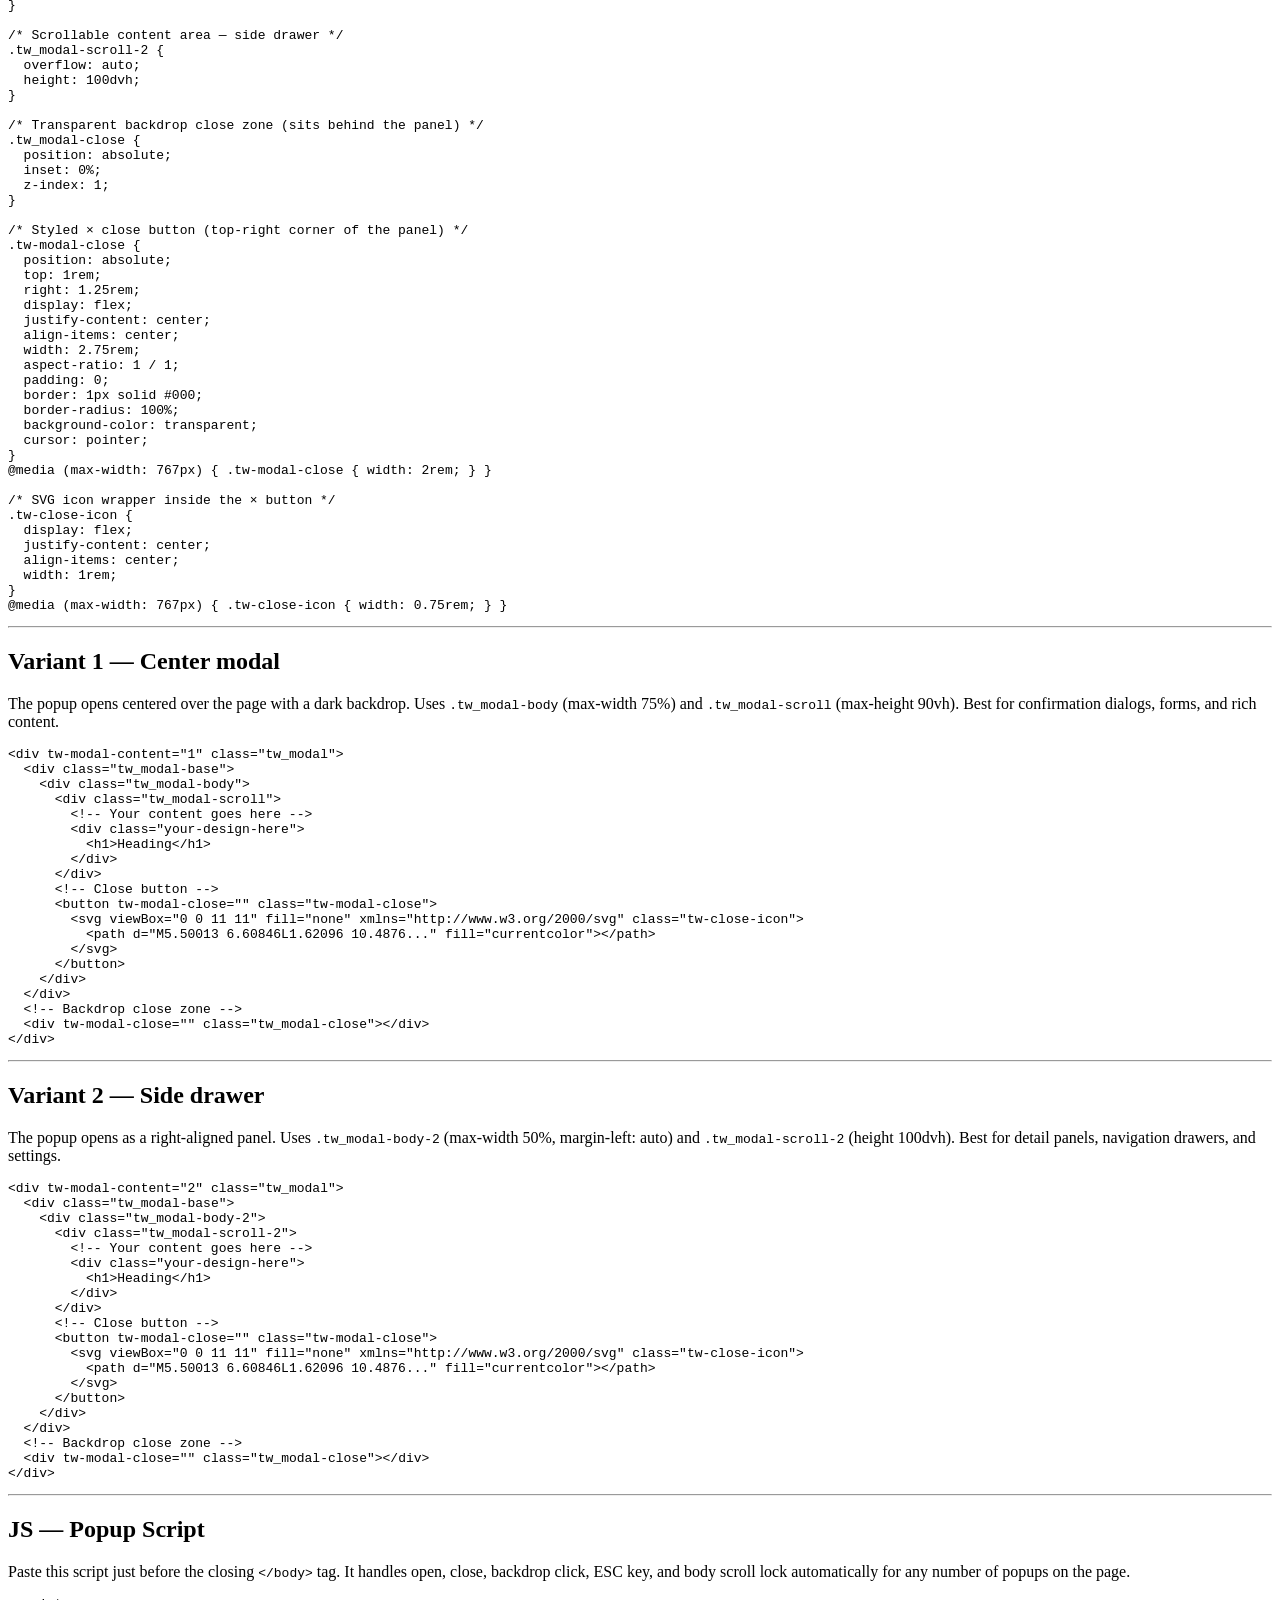
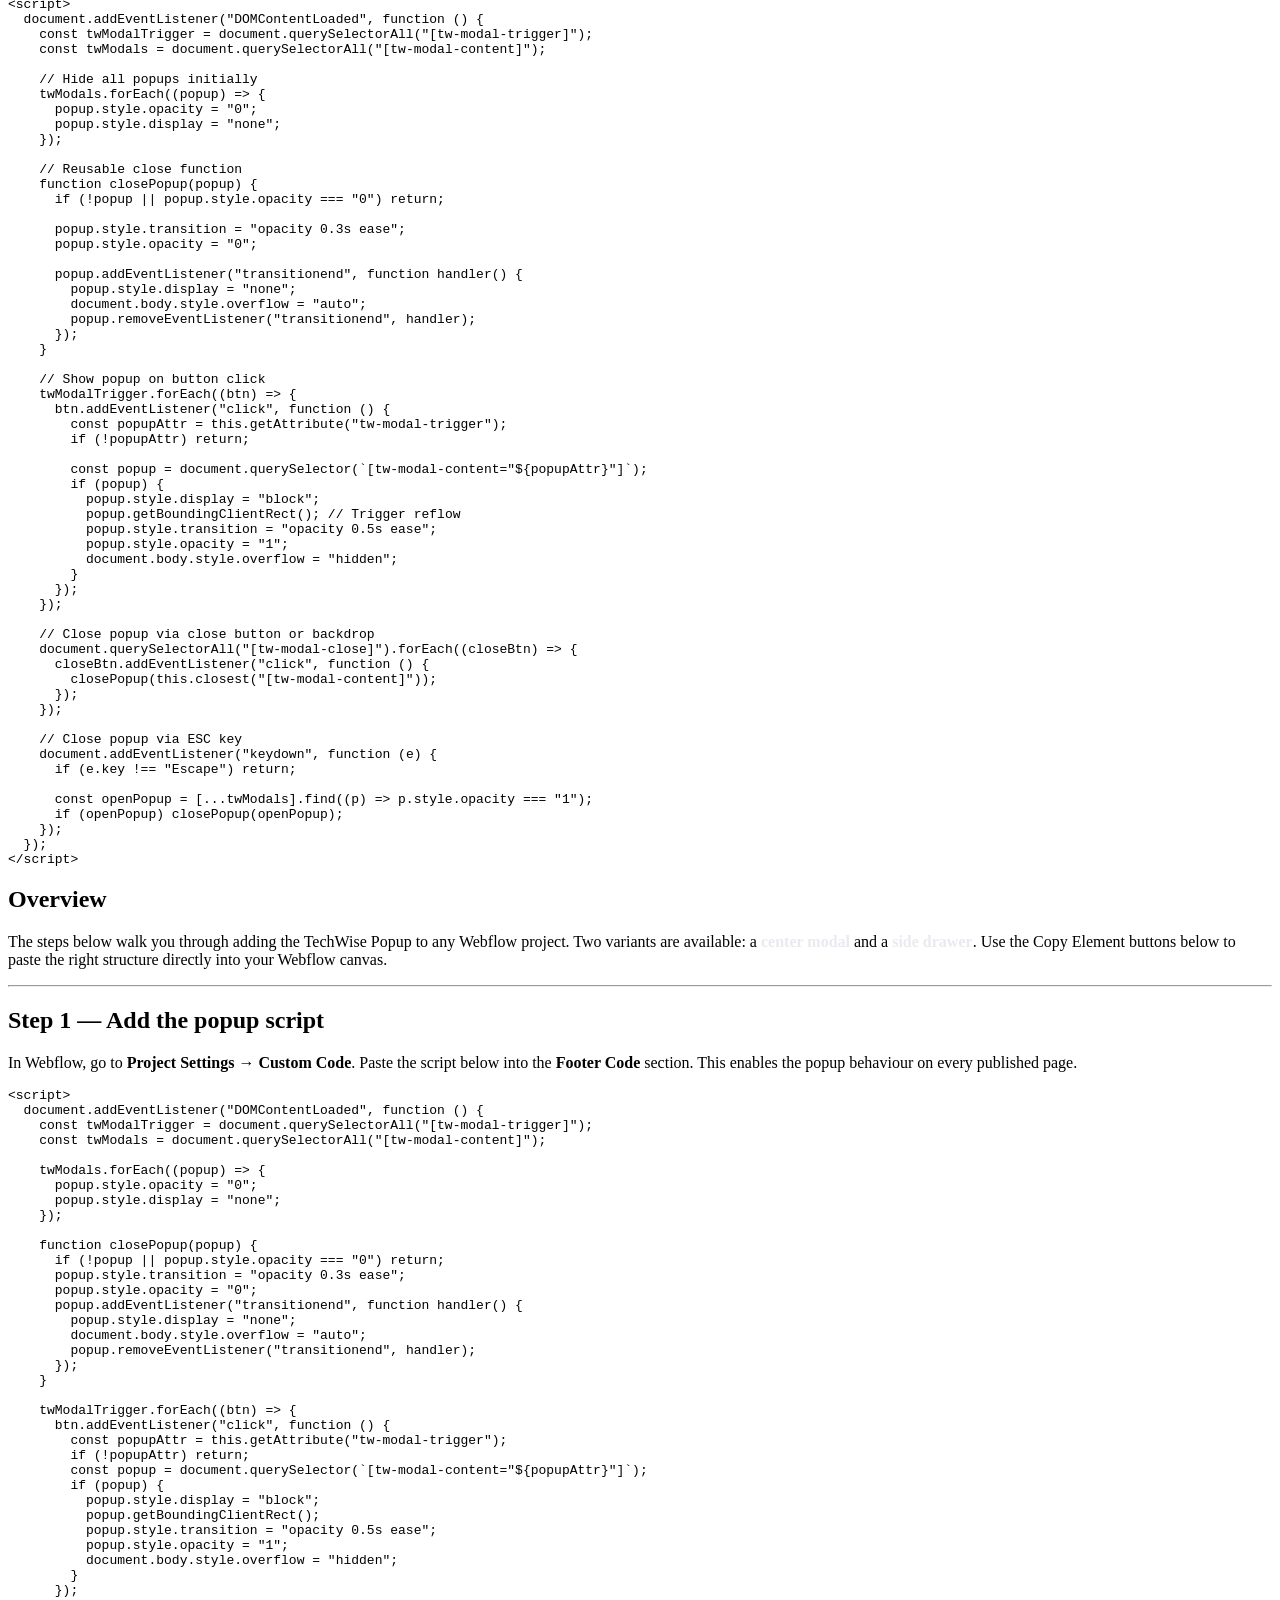
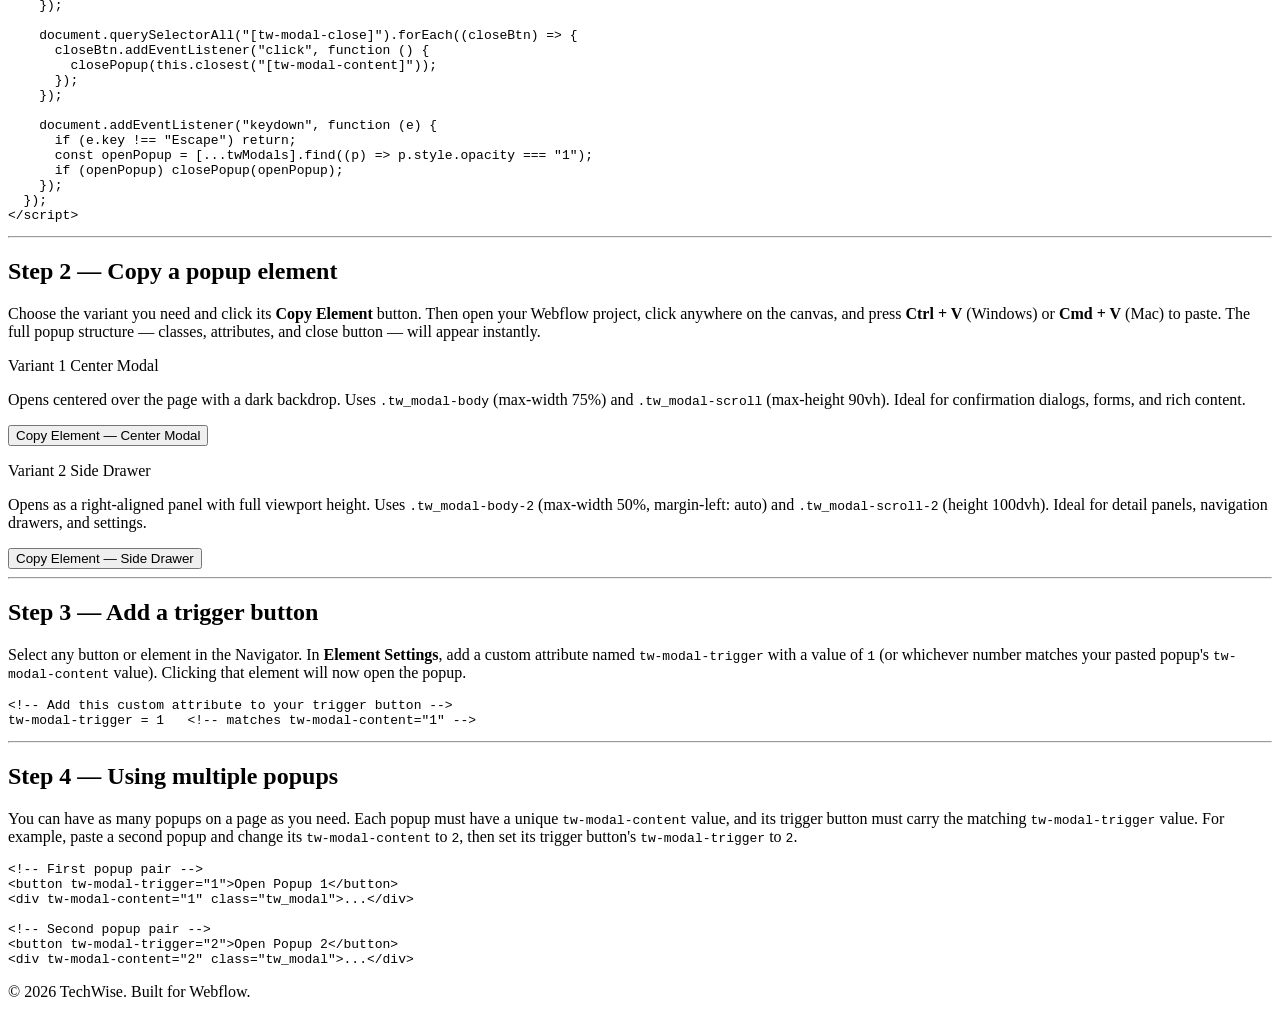
<file: techwise/Modal.html>
<!doctype html>
<html lang="en">
  <head>
    <meta charset="UTF-8" />
    <meta name="viewport" content="width=device-width, initial-scale=1.0" />
    <title>TechWise Popup — Lightweight Modal & Drawer Component</title>

    <link rel="preconnect" href="https://fonts.googleapis.com" />
    <link rel="preconnect" href="https://fonts.gstatic.com" crossorigin />
    <link
      href="https://fonts.googleapis.com/css2?family=Space+Grotesk:wght@400;500;600;700&family=Inter:wght@300;400;500;600&display=swap"
      rel="stylesheet"
    />

    <link rel="stylesheet" href="https://jswebflow.netlify.app/techwise/style.css" />

    <style>
      .tw_modal {
        z-index: 100;
        width: 100vw;
        height: 100dvh;
        display: none;
        position: fixed;
        inset: 0%;
        color: #000;
      }

      .tw_modal-base {
        background-color: #000000b3;
        flex-flow: column;
        justify-content: center;
        align-items: center;
        height: 100%;
        display: flex;
      }

      .tw_modal-body {
        z-index: 2;
        background-color: #fff;
        border-radius: 1rem;
        width: 100%;
        max-width: 75%;
        position: relative;
        overflow: hidden;
      }

      .tw_modal-close {
        z-index: 1;
        position: absolute;
        inset: 0%;
      }

      .tw_modal-scroll {
        max-height: 90vh;
        overflow: auto;
      }

      .your-design-here {
        grid-column-gap: 1.5rem;
        grid-row-gap: 1.5rem;
        text-align: center;
        flex-flow: column;
        justify-content: flex-start;
        align-items: center;
        padding: 5rem 4rem;
        display: flex;
      }

      .tw-modal-close {
        aspect-ratio: 1;
        width: 2.75rem;
        box-shadow: none;
        outline-offset: 0px;
        cursor: pointer;
        background-color: #f0f0f000;
        border: 1px solid #000;
        border-radius: 100%;
        outline: 3px #555;
        justify-content: center;
        align-items: center;
        padding: 0;
        display: flex;
        position: absolute;
        inset: 1rem 1.25rem auto auto;
      }

      .tw-close-icon {
        justify-content: center;
        align-items: center;
        width: 1rem;
        display: flex;
      }

      .tw_modal-body-2 {
        z-index: 2;
        background-color: #fff;
        width: 100%;
        max-width: 50%;
        margin-left: auto;
        position: relative;
        overflow: hidden;
      }

      .tw_modal-scroll-2 {
        height: 100dvh;
        overflow: auto;
      }

        .tw-popup-trigger-holder {
        display: flex;
        justify-content: center;
        align-items: center;
        gap: 24px;
      }

      @media screen and (max-width: 991px) {
        .tw_modal-body {
          max-width: 90%;
        }

        .tw_modal-body-2 {
          max-width: 80%;
        }
      }

      @media screen and (max-width: 767px) {
        .tw-slide {
          font-size: 2rem;
        }

        .your-design-here {
          padding-left: 1.5rem;
          padding-right: 1.5rem;
        }

        .tw-modal-close {
          width: 2rem;
        }

        .tw-close-icon {
          width: 0.75rem;
        }

        .tw_modal-body-2 {
          max-width: 100%;
        }
      }
    </style>
  </head>

  <body>
    <!-- ============================================================
         PAYLOAD: Center Modal (Popup 1 — tw_modal-body)
         Used by: Copy Element — Center Modal button
    ============================================================ -->
    <script type="application/json" id="payload-modal-1">
      {
        "type": "@webflow/XscpData",
        "payload": {
          "nodes": [
            {
              "_id": "9e6de6b4-03a7-687f-ad45-0a1a0fd51c92",
              "type": "Block",
              "tag": "div",
              "classes": ["c03ba856-0c6c-e402-0e18-112c89ef1a4b"],
              "children": [
                "ec410d34-7846-7b9b-37c7-7b9f0a7e163f",
                "42920e6b-e9f7-65c9-49fb-9f00969cd470"
              ],
              "data": {
                "tag": "div",
                "text": false,
                "devlink": { "runtimeProps": {}, "slot": "" },
                "displayName": "",
                "attr": { "id": "" },
                "xattr": [{ "name": "tw-modal-content", "value": "1" }],
                "search": { "exclude": false },
                "visibility": {
                  "conditions": [true],
                  "keepInHtml": { "tag": "False", "val": {} }
                }
              }
            },
            {
              "_id": "ec410d34-7846-7b9b-37c7-7b9f0a7e163f",
              "type": "Block",
              "tag": "div",
              "classes": ["5b5be416-8ca8-8989-17e9-2510aa2c3213"],
              "children": ["ddb5d058-7a79-d029-cc83-d2721be6a31f"],
              "data": {
                "tag": "div",
                "text": false,
                "devlink": { "runtimeProps": {}, "slot": "" },
                "displayName": "",
                "attr": { "id": "" },
                "xattr": [],
                "search": { "exclude": false },
                "visibility": {
                  "conditions": [],
                  "keepInHtml": { "tag": "False", "val": {} }
                }
              }
            },
            {
              "_id": "ddb5d058-7a79-d029-cc83-d2721be6a31f",
              "type": "Block",
              "tag": "div",
              "classes": ["64322001-3229-0e0a-60fd-4f612a9de112"],
              "children": [
                "71d25e56-24ab-37c8-fe6f-5d3e070fd483",
                "b39e27a4-9094-8fb7-b16a-36a54e5f89f0"
              ],
              "data": {
                "tag": "div",
                "text": false,
                "devlink": { "runtimeProps": {}, "slot": "" },
                "displayName": "",
                "attr": { "id": "" },
                "xattr": [],
                "search": { "exclude": false },
                "visibility": {
                  "conditions": [],
                  "keepInHtml": { "tag": "False", "val": {} }
                }
              }
            },
            {
              "_id": "71d25e56-24ab-37c8-fe6f-5d3e070fd483",
              "type": "Block",
              "tag": "div",
              "classes": ["019cb534-4ede-c5a5-7dbb-fbf5fdae7ef4"],
              "children": ["35f04602-06ee-8283-7b65-3d10b2692651"],
              "data": {
                "tag": "div",
                "text": false,
                "devlink": { "runtimeProps": {}, "slot": "" },
                "displayName": "",
                "attr": { "id": "" },
                "xattr": [],
                "search": { "exclude": false },
                "visibility": {
                  "conditions": [],
                  "keepInHtml": { "tag": "False", "val": {} }
                }
              }
            },
            {
              "_id": "35f04602-06ee-8283-7b65-3d10b2692651",
              "type": "Block",
              "tag": "div",
              "classes": ["34a92c65-806d-c08e-a2c8-0a41b6c7ea3d"],
              "children": ["e4764716-dcb0-8012-8052-a75f2de52cf4"],
              "data": {
                "tag": "div",
                "text": false,
                "devlink": { "runtimeProps": {}, "slot": "" },
                "displayName": "",
                "attr": { "id": "" },
                "xattr": [],
                "search": { "exclude": false },
                "visibility": {
                  "conditions": [],
                  "keepInHtml": { "tag": "False", "val": {} }
                }
              }
            },
            {
              "_id": "e4764716-dcb0-8012-8052-a75f2de52cf4",
              "type": "Heading",
              "tag": "h1",
              "classes": ["ded9f283-9593-4c59-c198-9547bdb06e81"],
              "children": ["3745700f-bb30-181d-89ae-ee251647f0f7"],
              "data": {
                "tag": "h1",
                "devlink": { "runtimeProps": {}, "slot": "" },
                "displayName": "",
                "attr": { "id": "" },
                "xattr": [],
                "search": { "exclude": false },
                "visibility": {
                  "conditions": [],
                  "keepInHtml": { "tag": "False", "val": {} }
                }
              }
            },
            {
              "_id": "3745700f-bb30-181d-89ae-ee251647f0f7",
              "text": true,
              "v": "Heading"
            },
            {
              "_id": "b39e27a4-9094-8fb7-b16a-36a54e5f89f0",
              "type": "DOM",
              "tag": "div",
              "classes": ["6adf49df-178c-0809-a506-114723fb7a53"],
              "children": ["c27c75a0-1624-87bc-a3b9-67f529e19e8e"],
              "data": {
                "tag": "button",
                "attributes": [{ "name": "tw-modal-close", "value": "" }],
                "text": false,
                "slot": "",
                "visibility": {
                  "conditions": [],
                  "keepInHtml": { "tag": "False", "val": {} }
                }
              }
            },
            {
              "_id": "c27c75a0-1624-87bc-a3b9-67f529e19e8e",
              "type": "DOM",
              "tag": "div",
              "classes": ["6f904b0e-4aad-dc50-d261-0b7e8301c319"],
              "children": ["e333dd57-4689-8ac1-3267-9445683628cd"],
              "data": {
                "tag": "svg",
                "attributes": [
                  { "name": "viewBox", "value": "0 0 11 11" },
                  { "name": "fill", "value": "none" },
                  { "name": "xmlns", "value": "http://www.w3.org/2000/svg" }
                ],
                "text": false,
                "slot": "",
                "visibility": {
                  "conditions": [],
                  "keepInHtml": { "tag": "False", "val": {} }
                }
              }
            },
            {
              "_id": "e333dd57-4689-8ac1-3267-9445683628cd",
              "type": "DOM",
              "tag": "div",
              "classes": [],
              "children": [],
              "data": {
                "tag": "path",
                "attributes": [
                  {
                    "name": "d",
                    "value": "M5.50013 6.60846L1.62096 10.4876C1.47582 10.6328 1.2911 10.7053 1.0668 10.7053C0.842491 10.7053 0.657769 10.6328 0.51263 10.4876C0.367491 10.3425 0.294922 10.1578 0.294922 9.93346C0.294922 9.70916 0.367491 9.52444 0.51263 9.3793L4.3918 5.50013L0.51263 1.62096C0.367491 1.47582 0.294922 1.2911 0.294922 1.0668C0.294922 0.842491 0.367491 0.657769 0.51263 0.51263C0.657769 0.367491 0.842491 0.294922 1.0668 0.294922C1.2911 0.294922 1.47582 0.367491 1.62096 0.51263L5.50013 4.3918L9.3793 0.51263C9.52444 0.367491 9.70916 0.294922 9.93346 0.294922C10.1578 0.294922 10.3425 0.367491 10.4876 0.51263C10.6328 0.657769 10.7053 0.842491 10.7053 1.0668C10.7053 1.2911 10.6328 1.47582 10.4876 1.62096L6.60846 5.50013L10.4876 9.3793C10.6328 9.52444 10.7053 9.70916 10.7053 9.93346C10.7053 10.1578 10.6328 10.3425 10.4876 10.4876C10.3425 10.6328 10.1578 10.7053 9.93346 10.7053C9.70916 10.7053 9.52444 10.6328 9.3793 10.4876L5.50013 6.60846Z"
                  },
                  { "name": "fill", "value": "currentcolor" }
                ],
                "text": false,
                "slot": "",
                "visibility": {
                  "conditions": [],
                  "keepInHtml": { "tag": "False", "val": {} }
                }
              }
            },
            {
              "_id": "42920e6b-e9f7-65c9-49fb-9f00969cd470",
              "type": "Block",
              "tag": "div",
              "classes": ["f5e39f6b-1549-265a-6387-bbf1bbfd442b"],
              "children": [],
              "data": {
                "tag": "div",
                "text": false,
                "devlink": { "runtimeProps": {}, "slot": "" },
                "displayName": "",
                "attr": { "id": "" },
                "xattr": [{ "name": "tw-modal-close", "value": "" }],
                "search": { "exclude": false },
                "visibility": {
                  "conditions": [],
                  "keepInHtml": { "tag": "False", "val": {} }
                }
              }
            }
          ],
          "styles": [
            {
              "_id": "5b5be416-8ca8-8989-17e9-2510aa2c3213",
              "fake": false,
              "type": "class",
              "name": "tw_modal-base",
              "namespace": "",
              "comb": "",
              "styleLess": "display: flex; height: 100%; flex-direction: column; justify-content: center; flex-wrap: nowrap; align-items: center; background-color: rgba(0, 0, 0, 0.7);",
              "variants": {},
              "children": [],
              "createdBy": "586aa9980dca55161330cbbb",
              "origin": null,
              "selector": null
            },
            {
              "_id": "c03ba856-0c6c-e402-0e18-112c89ef1a4b",
              "fake": false,
              "type": "class",
              "name": "tw_modal",
              "namespace": "",
              "comb": "",
              "styleLess": "position: fixed; left: 0%; top: 0%; right: 0%; bottom: 0%; z-index: 100; display: none; width: 100vw; height: 100dvh;",
              "variants": {},
              "children": ["890dff7b-c9e4-f68a-47f1-5ac6453758ce"],
              "createdBy": "586aa9980dca55161330cbbb",
              "origin": null,
              "selector": null
            },
            {
              "_id": "6f904b0e-4aad-dc50-d261-0b7e8301c319",
              "fake": false,
              "type": "class",
              "name": "tw-close-icon",
              "namespace": "",
              "comb": "",
              "styleLess": "display: flex; width: 1rem; justify-content: center; align-items: center;",
              "variants": { "small": { "styleLess": "width: 0.75rem;" } },
              "children": [],
              "createdBy": "586aa9980dca55161330cbbb",
              "origin": null,
              "selector": null
            },
            {
              "_id": "34a92c65-806d-c08e-a2c8-0a41b6c7ea3d",
              "fake": false,
              "type": "class",
              "name": "your-design-here",
              "namespace": "",
              "comb": "",
              "styleLess": "display: flex; padding-top: 5rem; padding-right: 4rem; padding-bottom: 5rem; padding-left: 4rem; flex-direction: column; justify-content: flex-start; flex-wrap: nowrap; align-items: center; grid-column-gap: 1.5rem; grid-row-gap: 1.5rem; text-align: center;",
              "variants": {
                "small": {
                  "styleLess": "padding-right: 1.5rem; padding-left: 1.5rem;"
                }
              },
              "children": [],
              "createdBy": "586aa9980dca55161330cbbb",
              "origin": null,
              "selector": null
            },
            {
              "_id": "6adf49df-178c-0809-a506-114723fb7a53",
              "fake": false,
              "type": "class",
              "name": "tw-modal-close",
              "namespace": "",
              "comb": "",
              "styleLess": "position: absolute; left: auto; top: 1rem; right: 1.25rem; bottom: auto; display: flex; width: 2.75rem; padding-top: 0px; padding-right: 0px; padding-bottom: 0px; padding-left: 0px; justify-content: center; align-items: center; aspect-ratio: 1/1; border-top-style: solid; border-top-width: 1px; border-top-color: black; border-right-style: solid; border-right-width: 1px; border-right-color: black; border-bottom-style: solid; border-bottom-width: 1px; border-bottom-color: black; border-left-style: solid; border-left-width: 1px; border-left-color: black; border-top-left-radius: 100%; border-top-right-radius: 100%; border-bottom-left-radius: 100%; border-bottom-right-radius: 100%; background-color: hsla(0, 0.00%, 94.12%, 0.00); cursor: pointer;",
              "variants": { "small": { "styleLess": "width: 2rem;" } },
              "children": [],
              "createdBy": "586aa9980dca55161330cbbb",
              "origin": null,
              "selector": null
            },
            {
              "_id": "64322001-3229-0e0a-60fd-4f612a9de112",
              "fake": false,
              "type": "class",
              "name": "tw_modal-body",
              "namespace": "",
              "comb": "",
              "styleLess": "position: relative; z-index: 2; overflow: hidden; width: 100%; max-width: 75%; border-top-left-radius: 1rem; border-top-right-radius: 1rem; border-bottom-left-radius: 1rem; border-bottom-right-radius: 1rem; background-color: hsla(0, 0.00%, 100.00%, 1.00);",
              "variants": { "medium": { "styleLess": "max-width: 90%;" } },
              "children": [],
              "createdBy": "586aa9980dca55161330cbbb",
              "origin": null,
              "selector": null
            },
            {
              "_id": "019cb534-4ede-c5a5-7dbb-fbf5fdae7ef4",
              "fake": false,
              "type": "class",
              "name": "tw_modal-scroll",
              "namespace": "",
              "comb": "",
              "styleLess": "overflow: auto; max-height: 90vh;",
              "variants": {},
              "children": [],
              "createdBy": "586aa9980dca55161330cbbb",
              "origin": null,
              "selector": null
            },
            {
              "_id": "ded9f283-9593-4c59-c198-9547bdb06e81",
              "fake": false,
              "type": "class",
              "name": "heading-style-h1",
              "namespace": "",
              "comb": "",
              "styleLess": "font-size: 3rem; line-height: 1.2;",
              "variants": {},
              "children": [],
              "createdBy": "586aa9980dca55161330cbbb",
              "origin": null,
              "selector": null
            },
            {
              "_id": "f5e39f6b-1549-265a-6387-bbf1bbfd442b",
              "fake": false,
              "type": "class",
              "name": "tw_modal-close",
              "namespace": "",
              "comb": "",
              "styleLess": "position: absolute; left: 0%; top: 0%; right: 0%; bottom: 0%; z-index: 1;",
              "variants": {},
              "children": [],
              "createdBy": "586aa9980dca55161330cbbb",
              "origin": null,
              "selector": null
            }
          ],
          "assets": [],
          "ix1": [],
          "ix2": { "interactions": [], "events": [], "actionLists": [] }
        },
        "meta": {
          "droppedLinks": 0,
          "dynBindRemovedCount": 0,
          "dynListBindRemovedCount": 0,
          "paginationRemovedCount": 0,
          "universalBindingsRemovedCount": 0,
          "unlinkedSymbolCount": 0,
          "codeComponentsRemovedCount": 0,
          "richTextComponentsStripped": false
        }
      }
    </script>

    <!-- ============================================================
         PAYLOAD: Side Drawer Modal (Popup 2 — tw_modal-body-2)
         Used by: Copy Element — Side Drawer button
    ============================================================ -->
    <script type="application/json" id="payload-modal-2">
      {
        "type": "@webflow/XscpData",
        "payload": {
          "nodes": [
            {
              "_id": "a5570621-08a9-0844-0629-d71b4591f0b5",
              "type": "Block",
              "tag": "div",
              "classes": ["c03ba856-0c6c-e402-0e18-112c89ef1a4b"],
              "children": [
                "35d35a65-ab75-1b6c-5bf6-186a1f6b44b1",
                "e86aed32-814f-4dec-476d-3d7956ee1bf3"
              ],
              "data": {
                "tag": "div",
                "text": false,
                "devlink": { "runtimeProps": {}, "slot": "" },
                "displayName": "",
                "attr": { "id": "" },
                "xattr": [{ "name": "tw-modal-content", "value": "2" }],
                "search": { "exclude": false },
                "visibility": {
                  "conditions": [true],
                  "keepInHtml": { "tag": "False", "val": {} }
                }
              }
            },
            {
              "_id": "35d35a65-ab75-1b6c-5bf6-186a1f6b44b1",
              "type": "Block",
              "tag": "div",
              "classes": ["5b5be416-8ca8-8989-17e9-2510aa2c3213"],
              "children": ["1574de64-a875-b279-0c90-48ba9b3c02ce"],
              "data": {
                "tag": "div",
                "text": false,
                "devlink": { "runtimeProps": {}, "slot": "" },
                "displayName": "",
                "attr": { "id": "" },
                "xattr": [],
                "search": { "exclude": false },
                "visibility": {
                  "conditions": [],
                  "keepInHtml": { "tag": "False", "val": {} }
                }
              }
            },
            {
              "_id": "1574de64-a875-b279-0c90-48ba9b3c02ce",
              "type": "Block",
              "tag": "div",
              "classes": ["0861c1a0-41f8-7cfb-dd90-29634639c60a"],
              "children": [
                "1d46a0cc-189c-f7a3-3bfb-03eafd883831",
                "55d9efed-3974-0760-1c39-d423fea76ff2"
              ],
              "data": {
                "tag": "div",
                "text": false,
                "devlink": { "runtimeProps": {}, "slot": "" },
                "displayName": "",
                "attr": { "id": "" },
                "xattr": [],
                "search": { "exclude": false },
                "visibility": {
                  "conditions": [],
                  "keepInHtml": { "tag": "False", "val": {} }
                }
              }
            },
            {
              "_id": "1d46a0cc-189c-f7a3-3bfb-03eafd883831",
              "type": "Block",
              "tag": "div",
              "classes": ["7ab9594d-c532-9e68-45dc-edf750d5cda9"],
              "children": ["0a4998f9-de89-9b19-4a4a-c114de3330e7"],
              "data": {
                "tag": "div",
                "text": false,
                "devlink": { "runtimeProps": {}, "slot": "" },
                "displayName": "",
                "attr": { "id": "" },
                "xattr": [],
                "search": { "exclude": false },
                "visibility": {
                  "conditions": [],
                  "keepInHtml": { "tag": "False", "val": {} }
                }
              }
            },
            {
              "_id": "0a4998f9-de89-9b19-4a4a-c114de3330e7",
              "type": "Block",
              "tag": "div",
              "classes": ["34a92c65-806d-c08e-a2c8-0a41b6c7ea3d"],
              "children": ["368eb14f-82a6-ad33-6b08-17cc8e5f6709"],
              "data": {
                "tag": "div",
                "text": false,
                "devlink": { "runtimeProps": {}, "slot": "" },
                "displayName": "",
                "attr": { "id": "" },
                "xattr": [],
                "search": { "exclude": false },
                "visibility": {
                  "conditions": [],
                  "keepInHtml": { "tag": "False", "val": {} }
                }
              }
            },
            {
              "_id": "368eb14f-82a6-ad33-6b08-17cc8e5f6709",
              "type": "Heading",
              "tag": "h1",
              "classes": ["ded9f283-9593-4c59-c198-9547bdb06e81"],
              "children": ["e59e1045-df1b-5440-61a5-3dbd3d912af2"],
              "data": {
                "tag": "h1",
                "devlink": { "runtimeProps": {}, "slot": "" },
                "displayName": "",
                "attr": { "id": "" },
                "xattr": [],
                "search": { "exclude": false },
                "visibility": {
                  "conditions": [],
                  "keepInHtml": { "tag": "False", "val": {} }
                }
              }
            },
            {
              "_id": "e59e1045-df1b-5440-61a5-3dbd3d912af2",
              "text": true,
              "v": "Heading"
            },
            {
              "_id": "55d9efed-3974-0760-1c39-d423fea76ff2",
              "type": "DOM",
              "tag": "div",
              "classes": ["6adf49df-178c-0809-a506-114723fb7a53"],
              "children": ["cbf25d45-d10a-e9ee-46d1-79f728003a74"],
              "data": {
                "tag": "button",
                "attributes": [{ "name": "tw-modal-close", "value": "" }],
                "text": false,
                "slot": "",
                "visibility": {
                  "conditions": [],
                  "keepInHtml": { "tag": "False", "val": {} }
                }
              }
            },
            {
              "_id": "cbf25d45-d10a-e9ee-46d1-79f728003a74",
              "type": "DOM",
              "tag": "div",
              "classes": ["6f904b0e-4aad-dc50-d261-0b7e8301c319"],
              "children": ["d0929f7c-54a5-45c5-cc49-eaf5a54fa725"],
              "data": {
                "tag": "svg",
                "attributes": [
                  { "name": "viewBox", "value": "0 0 11 11" },
                  { "name": "fill", "value": "none" },
                  { "name": "xmlns", "value": "http://www.w3.org/2000/svg" }
                ],
                "text": false,
                "slot": "",
                "visibility": {
                  "conditions": [],
                  "keepInHtml": { "tag": "False", "val": {} }
                }
              }
            },
            {
              "_id": "d0929f7c-54a5-45c5-cc49-eaf5a54fa725",
              "type": "DOM",
              "tag": "div",
              "classes": [],
              "children": [],
              "data": {
                "tag": "path",
                "attributes": [
                  {
                    "name": "d",
                    "value": "M5.50013 6.60846L1.62096 10.4876C1.47582 10.6328 1.2911 10.7053 1.0668 10.7053C0.842491 10.7053 0.657769 10.6328 0.51263 10.4876C0.367491 10.3425 0.294922 10.1578 0.294922 9.93346C0.294922 9.70916 0.367491 9.52444 0.51263 9.3793L4.3918 5.50013L0.51263 1.62096C0.367491 1.47582 0.294922 1.2911 0.294922 1.0668C0.294922 0.842491 0.367491 0.657769 0.51263 0.51263C0.657769 0.367491 0.842491 0.294922 1.0668 0.294922C1.2911 0.294922 1.47582 0.367491 1.62096 0.51263L5.50013 4.3918L9.3793 0.51263C9.52444 0.367491 9.70916 0.294922 9.93346 0.294922C10.1578 0.294922 10.3425 0.367491 10.4876 0.51263C10.6328 0.657769 10.7053 0.842491 10.7053 1.0668C10.7053 1.2911 10.6328 1.47582 10.4876 1.62096L6.60846 5.50013L10.4876 9.3793C10.6328 9.52444 10.7053 9.70916 10.7053 9.93346C10.7053 10.1578 10.6328 10.3425 10.4876 10.4876C10.3425 10.6328 10.1578 10.7053 9.93346 10.7053C9.70916 10.7053 9.52444 10.6328 9.3793 10.4876L5.50013 6.60846Z"
                  },
                  { "name": "fill", "value": "currentcolor" }
                ],
                "text": false,
                "slot": "",
                "visibility": {
                  "conditions": [],
                  "keepInHtml": { "tag": "False", "val": {} }
                }
              }
            },
            {
              "_id": "e86aed32-814f-4dec-476d-3d7956ee1bf3",
              "type": "Block",
              "tag": "div",
              "classes": ["f5e39f6b-1549-265a-6387-bbf1bbfd442b"],
              "children": [],
              "data": {
                "tag": "div",
                "text": false,
                "devlink": { "runtimeProps": {}, "slot": "" },
                "displayName": "",
                "attr": { "id": "" },
                "xattr": [{ "name": "tw-modal-close", "value": "" }],
                "search": { "exclude": false },
                "visibility": {
                  "conditions": [],
                  "keepInHtml": { "tag": "False", "val": {} }
                }
              }
            }
          ],
          "styles": [
            {
              "_id": "5b5be416-8ca8-8989-17e9-2510aa2c3213",
              "fake": false,
              "type": "class",
              "name": "tw_modal-base",
              "namespace": "",
              "comb": "",
              "styleLess": "display: flex; height: 100%; flex-direction: column; justify-content: center; flex-wrap: nowrap; align-items: center; background-color: rgba(0, 0, 0, 0.7);",
              "variants": {},
              "children": [],
              "createdBy": "586aa9980dca55161330cbbb",
              "origin": null,
              "selector": null
            },
            {
              "_id": "c03ba856-0c6c-e402-0e18-112c89ef1a4b",
              "fake": false,
              "type": "class",
              "name": "tw_modal",
              "namespace": "",
              "comb": "",
              "styleLess": "position: fixed; left: 0%; top: 0%; right: 0%; bottom: 0%; z-index: 100; display: none; width: 100vw; height: 100dvh;",
              "variants": {},
              "children": ["890dff7b-c9e4-f68a-47f1-5ac6453758ce"],
              "createdBy": "586aa9980dca55161330cbbb",
              "origin": null,
              "selector": null
            },
            {
              "_id": "0861c1a0-41f8-7cfb-dd90-29634639c60a",
              "fake": false,
              "type": "class",
              "name": "tw_modal-body-2",
              "namespace": "",
              "comb": "",
              "styleLess": "position: relative; z-index: 2; overflow: hidden; width: 100%; max-width: 50%; margin-left: auto; background-color: hsla(0, 0.00%, 100.00%, 1.00);",
              "variants": {
                "medium": { "styleLess": "max-width: 80%;" },
                "small": { "styleLess": "max-width: 100%;" }
              },
              "children": [],
              "createdBy": "586aa9980dca55161330cbbb",
              "origin": null,
              "selector": null
            },
            {
              "_id": "6f904b0e-4aad-dc50-d261-0b7e8301c319",
              "fake": false,
              "type": "class",
              "name": "tw-close-icon",
              "namespace": "",
              "comb": "",
              "styleLess": "display: flex; width: 1rem; justify-content: center; align-items: center;",
              "variants": { "small": { "styleLess": "width: 0.75rem;" } },
              "children": [],
              "createdBy": "586aa9980dca55161330cbbb",
              "origin": null,
              "selector": null
            },
            {
              "_id": "34a92c65-806d-c08e-a2c8-0a41b6c7ea3d",
              "fake": false,
              "type": "class",
              "name": "your-design-here",
              "namespace": "",
              "comb": "",
              "styleLess": "display: flex; padding-top: 5rem; padding-right: 4rem; padding-bottom: 5rem; padding-left: 4rem; flex-direction: column; justify-content: flex-start; flex-wrap: nowrap; align-items: center; grid-column-gap: 1.5rem; grid-row-gap: 1.5rem; text-align: center;",
              "variants": {
                "small": {
                  "styleLess": "padding-right: 1.5rem; padding-left: 1.5rem;"
                }
              },
              "children": [],
              "createdBy": "586aa9980dca55161330cbbb",
              "origin": null,
              "selector": null
            },
            {
              "_id": "6adf49df-178c-0809-a506-114723fb7a53",
              "fake": false,
              "type": "class",
              "name": "tw-modal-close",
              "namespace": "",
              "comb": "",
              "styleLess": "position: absolute; left: auto; top: 1rem; right: 1.25rem; bottom: auto; display: flex; width: 2.75rem; padding-top: 0px; padding-right: 0px; padding-bottom: 0px; padding-left: 0px; justify-content: center; align-items: center; aspect-ratio: 1/1; border-top-style: solid; border-top-width: 1px; border-top-color: black; border-right-style: solid; border-right-width: 1px; border-right-color: black; border-bottom-style: solid; border-bottom-width: 1px; border-bottom-color: black; border-left-style: solid; border-left-width: 1px; border-left-color: black; border-top-left-radius: 100%; border-top-right-radius: 100%; border-bottom-left-radius: 100%; border-bottom-right-radius: 100%; background-color: hsla(0, 0.00%, 94.12%, 0.00); cursor: pointer;",
              "variants": { "small": { "styleLess": "width: 2rem;" } },
              "children": [],
              "createdBy": "586aa9980dca55161330cbbb",
              "origin": null,
              "selector": null
            },
            {
              "_id": "7ab9594d-c532-9e68-45dc-edf750d5cda9",
              "fake": false,
              "type": "class",
              "name": "tw_modal-scroll-2",
              "namespace": "",
              "comb": "",
              "styleLess": "overflow: auto; height: 100dvh;",
              "variants": {},
              "children": [],
              "createdBy": "586aa9980dca55161330cbbb",
              "origin": null,
              "selector": null
            },
            {
              "_id": "ded9f283-9593-4c59-c198-9547bdb06e81",
              "fake": false,
              "type": "class",
              "name": "heading-style-h1",
              "namespace": "",
              "comb": "",
              "styleLess": "font-size: 3rem; line-height: 1.2;",
              "variants": {},
              "children": [],
              "createdBy": "586aa9980dca55161330cbbb",
              "origin": null,
              "selector": null
            },
            {
              "_id": "f5e39f6b-1549-265a-6387-bbf1bbfd442b",
              "fake": false,
              "type": "class",
              "name": "tw_modal-close",
              "namespace": "",
              "comb": "",
              "styleLess": "position: absolute; left: 0%; top: 0%; right: 0%; bottom: 0%; z-index: 1;",
              "variants": {},
              "children": [],
              "createdBy": "586aa9980dca55161330cbbb",
              "origin": null,
              "selector": null
            }
          ],
          "assets": [],
          "ix1": [],
          "ix2": { "interactions": [], "events": [], "actionLists": [] }
        },
        "meta": {
          "droppedLinks": 0,
          "dynBindRemovedCount": 0,
          "dynListBindRemovedCount": 0,
          "paginationRemovedCount": 0,
          "universalBindingsRemovedCount": 0,
          "unlinkedSymbolCount": 0,
          "codeComponentsRemovedCount": 0,
          "richTextComponentsStripped": false
        }
      }
    </script>

    <div class="page-wrapper">
      <main class="main-wrapper">
        <!-- NAV -->
    <nav class="navbar">
      <div class="container">
        <div class="nav-inner">
          <a href="https://jswebflow.netlify.app/techwise/" class="nav-logo"> <span></span> TechWise </a>
         
        </div>
      </div>
    </nav>
        <!-- Header -->
        <header class="section-main">
          <div class="padding-section-medium">
            <div class="container">
              <div class="header-content">
                <div class="badge">TechWise Popup — Zero Dependencies</div>
                <h1 class="heading-style-h1">
                  Two Variants.
                  <em> One Script. </em>
                </h1>
                <p class="global-desc">
                  A lightweight, accessible popup system for any web project.
                  Drop in the script, add two attributes, and get a fully
                  functional center modal or side drawer — no libraries needed.
                </p>
              </div>
            </div>
          </div>
        </header>

        <!-- Main Content -->
        <section class="section-main">
          <div class="padding-section-medium">
            <div class="container">
              <div tw-tabs="wrapper" class="tw-tabs">
                <!-- Tabs Menu -->
                <div tw-tabs="menu" class="tw-tabs-menu">
                  <button tw-tabs-trigger="demo" class="tw-tabs-link">
                    Demo
                  </button>
                  <button tw-tabs-trigger="documentation" class="tw-tabs-link">
                    Documentation
                  </button>
                  <button
                    tw-tabs-trigger="documentation-for-webflow"
                    class="tw-tabs-link"
                  >
                    Documentation for Webflow
                  </button>
                </div>

                <!-- Tabs Content -->
                <div tw-tabs="content" class="tw-tabs-content">
                  <!-- =========================================
                     DEMO TAB
                ========================================= -->
                  <div tw-tabs-pane="demo" class="tw-tabs-pane">
                    <div class="tw-popup-trigger-holder">
                      <button class="global-button" tw-modal-trigger="1">
                        Popup Demo 1
                      </button>
                      <button class="global-button" tw-modal-trigger="2">
                        Popup Demo 2
                      </button>
                    </div>

                    <!-- Modal 1: Center popup -->
                    <div tw-modal-content="1" class="tw_modal">
                      <div class="tw_modal-base">
                        <div class="tw_modal-body">
                          <div class="tw_modal-scroll">
                            <div class="your-design-here">
                              <h1 class="heading-style-h1">Heading</h1>
                              <p class="global-desc">
                                Lorem ipsum dolor sit amet, consectetur
                                adipiscing elit. Suspendisse varius enim in eros
                                elementum tristique. Duis cursus, mi quis
                                viverra ornare, eros dolor interdum nulla, ut
                                commodo diam libero vitae erat. Aenean faucibus
                                nibh et justo cursus id rutrum lorem imperdiet.
                                Nunc ut sem vitae risus tristique posuere.
                              </p>
                              <p class="global-desc">
                                Lorem ipsum dolor sit amet, consectetur
                                adipiscing elit. Suspendisse varius enim in eros
                                elementum tristique. Duis cursus, mi quis
                                viverra ornare, eros dolor interdum nulla, ut
                                commodo diam libero vitae erat. Aenean faucibus
                                nibh et justo cursus id rutrum lorem imperdiet.
                                Nunc ut sem vitae risus tristique posuere.
                              </p>
                              <p class="global-desc">
                                Lorem ipsum dolor sit amet, consectetur
                                adipiscing elit. Suspendisse varius enim in eros
                                elementum tristique. Duis cursus, mi quis
                                viverra ornare, eros dolor interdum nulla, ut
                                commodo diam libero vitae erat. Aenean faucibus
                                nibh et justo cursus id rutrum lorem imperdiet.
                                Nunc ut sem vitae risus tristique posuere.
                              </p>
                              <p class="global-desc">
                                Lorem ipsum dolor sit amet, consectetur
                                adipiscing elit. Suspendisse varius enim in eros
                                elementum tristique. Duis cursus, mi quis
                                viverra ornare, eros dolor interdum nulla, ut
                                commodo diam libero vitae erat. Aenean faucibus
                                nibh et justo cursus id rutrum lorem imperdiet.
                                Nunc ut sem vitae risus tristique posuere.
                              </p>
                              <p class="global-desc">
                                Lorem ipsum dolor sit amet, consectetur
                                adipiscing elit. Suspendisse varius enim in eros
                                elementum tristique. Duis cursus, mi quis
                                viverra ornare, eros dolor interdum nulla, ut
                                commodo diam libero vitae erat. Aenean faucibus
                                nibh et justo cursus id rutrum lorem imperdiet.
                                Nunc ut sem vitae risus tristique posuere.
                              </p>
                              <p class="global-desc">
                                Lorem ipsum dolor sit amet, consectetur
                                adipiscing elit. Suspendisse varius enim in eros
                                elementum tristique. Duis cursus, mi quis
                                viverra ornare, eros dolor interdum nulla, ut
                                commodo diam libero vitae erat. Aenean faucibus
                                nibh et justo cursus id rutrum lorem imperdiet.
                                Nunc ut sem vitae risus tristique posuere.
                              </p>
                              <p class="global-desc">
                                Lorem ipsum dolor sit amet, consectetur
                                adipiscing elit. Suspendisse varius enim in eros
                                elementum tristique. Duis cursus, mi quis
                                viverra ornare, eros dolor interdum nulla, ut
                                commodo diam libero vitae erat. Aenean faucibus
                                nibh et justo cursus id rutrum lorem imperdiet.
                                Nunc ut sem vitae risus tristique posuere.
                              </p>
                            </div>
                          </div>
                          <button tw-modal-close="" class="tw-modal-close">
                            <svg
                              viewBox="0 0 11 11"
                              fill="none"
                              xmlns="http://www.w3.org/2000/svg"
                              class="tw-close-icon"
                            >
                              <path
                                d="M5.50013 6.60846L1.62096 10.4876C1.47582 10.6328 1.2911 10.7053 1.0668 10.7053C0.842491 10.7053 0.657769 10.6328 0.51263 10.4876C0.367491 10.3425 0.294922 10.1578 0.294922 9.93346C0.294922 9.70916 0.367491 9.52444 0.51263 9.3793L4.3918 5.50013L0.51263 1.62096C0.367491 1.47582 0.294922 1.2911 0.294922 1.0668C0.294922 0.842491 0.367491 0.657769 0.51263 0.51263C0.657769 0.367491 0.842491 0.294922 1.0668 0.294922C1.2911 0.294922 1.47582 0.367491 1.62096 0.51263L5.50013 4.3918L9.3793 0.51263C9.52444 0.367491 9.70916 0.294922 9.93346 0.294922C10.1578 0.294922 10.3425 0.367491 10.4876 0.51263C10.6328 0.657769 10.7053 0.842491 10.7053 1.0668C10.7053 1.2911 10.6328 1.47582 10.4876 1.62096L6.60846 5.50013L10.4876 9.3793C10.6328 9.52444 10.7053 9.70916 10.7053 9.93346C10.7053 10.1578 10.6328 10.3425 10.4876 10.4876C10.3425 10.6328 10.1578 10.7053 9.93346 10.7053C9.70916 10.7053 9.52444 10.6328 9.3793 10.4876L5.50013 6.60846Z"
                                fill="currentcolor"
                              ></path>
                            </svg>
                          </button>
                        </div>
                      </div>
                      <div tw-modal-close="" class="tw_modal-close"></div>
                    </div>

                    <!-- Modal 2: Side drawer -->
                    <div tw-modal-content="2" class="tw_modal">
                      <div class="tw_modal-base">
                        <div class="tw_modal-body-2">
                          <div class="tw_modal-scroll-2">
                            <div class="your-design-here">
                              <h1 class="heading-style-h1">Heading</h1>
                              <p class="global-desc">
                                Lorem ipsum dolor sit amet, consectetur
                                adipiscing elit. Suspendisse varius enim in eros
                                elementum tristique. Duis cursus, mi quis
                                viverra ornare, eros dolor interdum nulla, ut
                                commodo diam libero vitae erat. Aenean faucibus
                                nibh et justo cursus id rutrum lorem imperdiet.
                                Nunc ut sem vitae risus tristique posuere.
                              </p>
                              <p class="global-desc">
                                Lorem ipsum dolor sit amet, consectetur
                                adipiscing elit. Suspendisse varius enim in eros
                                elementum tristique. Duis cursus, mi quis
                                viverra ornare, eros dolor interdum nulla, ut
                                commodo diam libero vitae erat. Aenean faucibus
                                nibh et justo cursus id rutrum lorem imperdiet.
                                Nunc ut sem vitae risus tristique posuere.
                              </p>
                              <p class="global-desc">
                                Lorem ipsum dolor sit amet, consectetur
                                adipiscing elit. Suspendisse varius enim in eros
                                elementum tristique. Duis cursus, mi quis
                                viverra ornare, eros dolor interdum nulla, ut
                                commodo diam libero vitae erat. Aenean faucibus
                                nibh et justo cursus id rutrum lorem imperdiet.
                                Nunc ut sem vitae risus tristique posuere.
                              </p>
                              <p class="global-desc">
                                Lorem ipsum dolor sit amet, consectetur
                                adipiscing elit. Suspendisse varius enim in eros
                                elementum tristique. Duis cursus, mi quis
                                viverra ornare, eros dolor interdum nulla, ut
                                commodo diam libero vitae erat. Aenean faucibus
                                nibh et justo cursus id rutrum lorem imperdiet.
                                Nunc ut sem vitae risus tristique posuere.
                              </p>
                              <p class="global-desc">
                                Lorem ipsum dolor sit amet, consectetur
                                adipiscing elit. Suspendisse varius enim in eros
                                elementum tristique. Duis cursus, mi quis
                                viverra ornare, eros dolor interdum nulla, ut
                                commodo diam libero vitae erat. Aenean faucibus
                                nibh et justo cursus id rutrum lorem imperdiet.
                                Nunc ut sem vitae risus tristique posuere.
                              </p>
                              <p class="global-desc">
                                Lorem ipsum dolor sit amet, consectetur
                                adipiscing elit. Suspendisse varius enim in eros
                                elementum tristique. Duis cursus, mi quis
                                viverra ornare, eros dolor interdum nulla, ut
                                commodo diam libero vitae erat. Aenean faucibus
                                nibh et justo cursus id rutrum lorem imperdiet.
                                Nunc ut sem vitae risus tristique posuere.
                              </p>
                              <p class="global-desc">
                                Lorem ipsum dolor sit amet, consectetur
                                adipiscing elit. Suspendisse varius enim in eros
                                elementum tristique. Duis cursus, mi quis
                                viverra ornare, eros dolor interdum nulla, ut
                                commodo diam libero vitae erat. Aenean faucibus
                                nibh et justo cursus id rutrum lorem imperdiet.
                                Nunc ut sem vitae risus tristique posuere.
                              </p>
                            </div>
                          </div>
                          <button tw-modal-close="" class="tw-modal-close">
                            <svg
                              viewBox="0 0 11 11"
                              fill="none"
                              xmlns="http://www.w3.org/2000/svg"
                              class="tw-close-icon"
                            >
                              <path
                                d="M5.50013 6.60846L1.62096 10.4876C1.47582 10.6328 1.2911 10.7053 1.0668 10.7053C0.842491 10.7053 0.657769 10.6328 0.51263 10.4876C0.367491 10.3425 0.294922 10.1578 0.294922 9.93346C0.294922 9.70916 0.367491 9.52444 0.51263 9.3793L4.3918 5.50013L0.51263 1.62096C0.367491 1.47582 0.294922 1.2911 0.294922 1.0668C0.294922 0.842491 0.367491 0.657769 0.51263 0.51263C0.657769 0.367491 0.842491 0.294922 1.0668 0.294922C1.2911 0.294922 1.47582 0.367491 1.62096 0.51263L5.50013 4.3918L9.3793 0.51263C9.52444 0.367491 9.70916 0.294922 9.93346 0.294922C10.1578 0.294922 10.3425 0.367491 10.4876 0.51263C10.6328 0.657769 10.7053 0.842491 10.7053 1.0668C10.7053 1.2911 10.6328 1.47582 10.4876 1.62096L6.60846 5.50013L10.4876 9.3793C10.6328 9.52444 10.7053 9.70916 10.7053 9.93346C10.7053 10.1578 10.6328 10.3425 10.4876 10.4876C10.3425 10.6328 10.1578 10.7053 9.93346 10.7053C9.70916 10.7053 9.52444 10.6328 9.3793 10.4876L5.50013 6.60846Z"
                                fill="currentcolor"
                              ></path>
                            </svg>
                          </button>
                        </div>
                      </div>
                      <div tw-modal-close="" class="tw_modal-close"></div>
                    </div>
                  </div>

                  <!-- =========================================
                     DOCUMENTATION TAB — Popup Documentation
                ========================================= -->
                  <div tw-tabs-pane="documentation" class="tw-tabs-pane">
                    <div class="content-list">
                      <!-- Overview -->
                      <div class="section-header-left">
                        <h2 class="heading-style-h2">Overview</h2>
                        <p class="global-desc">
                          The TechWise Popup component is a lightweight,
                          dependency-free vanilla JS modal system. Two variants
                          are available: a
                          <strong style="color: #e8eaf0">center modal</strong>
                          that overlays the page content, and a
                          <strong style="color: #e8eaf0">side drawer</strong>
                          that slides in from the right. Both share the same
                          trigger and close attributes — only the modal body
                          class differs.
                        </p>
                      </div>

                      <hr class="sec-divider" />

                      <!-- How it works -->
                      <div class="section-header-left"">
                        <h2 class="heading-style-h2">How it works</h2>
                        <p class="global-desc">
                          Three custom attributes drive everything. A trigger
                          button carries <code>tw-modal-trigger</code> with a
                          numeric value. The modal wrapper carries
                          <code>tw-modal-content</code>
                          with the matching value. Any close element carries
                          <code>tw-modal-close</code>. The JS wires them up
                          automatically — no IDs or event listeners needed in
                          your own code.
                        </p>
                      </div>

                      <hr class="sec-divider" />

                      <!-- Required attributes -->
                      <div class="section-header-left"">
                        <h2 class="heading-style-h2">Required attributes</h2>

                        <div class="section-header-left"" style="margin-top: 0.5rem">
                          <p class="global-desc">
                            <code>tw-modal-trigger="N"</code> — Add to any
                            button or element that should open a popup. Set the
                            value to a number (e.g. <code>1</code>,
                            <code>2</code>) that matches the corresponding
                            <code>tw-modal-content</code>.
                          </p>
                          <div class="code-block">
                            <pre><span class="tag">&lt;button</span> <span class="attr">tw-modal-trigger</span>=<span class="val">"1"</span><span class="tag">&gt;</span>Open Popup<span class="tag">&lt;/button&gt;</span></pre>
                          </div>
                        </div>

                        <div class="section-header-left"" style="margin-top: 1rem">
                          <p class="global-desc">
                            <code>tw-modal-content="N"</code> — Add to the
                            outermost <code>.tw_modal</code> wrapper div. Must
                            match the trigger value. The popup is hidden by
                            default and shown when its trigger is clicked.
                          </p>
                          <div class="code-block">
                            <pre><span class="tag">&lt;div</span> <span class="attr">tw-modal-content</span>=<span class="val">"1"</span> <span class="attr">class</span>=<span class="val">"tw_modal"</span><span class="tag">&gt;</span>...<span class="tag">&lt;/div&gt;</span></pre>
                          </div>
                        </div>

                        <div class="section-header-left"" style="margin-top: 1rem">
                          <p class="global-desc">
                            <code>tw-modal-close</code> — Add to any element
                            inside the popup to make it close the modal. Used on
                            both the × button and the backdrop overlay. No value
                            needed.
                          </p>
                          <div class="code-block">
                            <pre><span class="tag">&lt;button</span> <span class="attr">tw-modal-close</span><span class="tag">&gt;</span>Close<span class="tag">&lt;/button&gt;</span>
<span class="comment">&lt;!-- or on the backdrop div --&gt;</span>
<span class="tag">&lt;div</span> <span class="attr">tw-modal-close</span> <span class="attr">class</span>=<span class="val">"tw_modal-close"</span><span class="tag">&gt;&lt;/div&gt;</span></pre>
                          </div>
                        </div>
                      </div>

                      <hr class="sec-divider" />

                      <!-- CSS classes -->
                      <div class="section-header-left"">
                        <h2 class="heading-style-h2">Required CSS classes</h2>
                        <p class="global-desc">
                          The popup relies on a small set of structural classes.
                          Do not rename them — the JS and CSS both depend on
                          them. Paste all of the CSS below into your project's
                          stylesheet or a custom code block.
                        </p>
                        <div class="code-block">
                          <pre><span class="comment">/* Outermost fixed overlay — hidden by default */</span>
<span class="tag">.tw_modal</span> {
  <span class="attr">position</span>: <span class="val">fixed</span>;
  <span class="attr">inset</span>: <span class="val">0%</span>;
  <span class="attr">z-index</span>: <span class="val">100</span>;
  <span class="attr">display</span>: <span class="val">none</span>;
  <span class="attr">width</span>: <span class="val">100vw</span>;
  <span class="attr">height</span>: <span class="val">100dvh</span>;
}

<span class="comment">/* Dark backdrop flex container */</span>
<span class="tag">.tw_modal-base</span> {
  <span class="attr">display</span>: <span class="val">flex</span>;
  <span class="attr">flex-flow</span>: <span class="val">column</span>;
  <span class="attr">justify-content</span>: <span class="val">center</span>;
  <span class="attr">align-items</span>: <span class="val">center</span>;
  <span class="attr">height</span>: <span class="val">100%</span>;
  <span class="attr">background-color</span>: <span class="val">#000000b3</span>;
}

<span class="comment">/* Center modal panel (Variant 1) */</span>
<span class="tag">.tw_modal-body</span> {
  <span class="attr">position</span>: <span class="val">relative</span>;
  <span class="attr">z-index</span>: <span class="val">2</span>;
  <span class="attr">overflow</span>: <span class="val">hidden</span>;
  <span class="attr">width</span>: <span class="val">100%</span>;
  <span class="attr">max-width</span>: <span class="val">75%</span>;
  <span class="attr">border-radius</span>: <span class="val">1rem</span>;
  <span class="attr">background-color</span>: <span class="val">#fff</span>;
}
<span class="comment">/* Responsive */</span>
<span class="tag">@media (max-width: 991px)</span> { <span class="tag">.tw_modal-body</span> { <span class="attr">max-width</span>: <span class="val">90%</span>; } }

<span class="comment">/* Side drawer panel (Variant 2) */</span>
<span class="tag">.tw_modal-body-2</span> {
  <span class="attr">position</span>: <span class="val">relative</span>;
  <span class="attr">z-index</span>: <span class="val">2</span>;
  <span class="attr">overflow</span>: <span class="val">hidden</span>;
  <span class="attr">width</span>: <span class="val">100%</span>;
  <span class="attr">max-width</span>: <span class="val">50%</span>;
  <span class="attr">margin-left</span>: <span class="val">auto</span>;
  <span class="attr">background-color</span>: <span class="val">#fff</span>;
}
<span class="comment">/* Responsive */</span>
<span class="tag">@media (max-width: 991px)</span> { <span class="tag">.tw_modal-body-2</span> { <span class="attr">max-width</span>: <span class="val">80%</span>; } }
<span class="tag">@media (max-width: 767px)</span>  { <span class="tag">.tw_modal-body-2</span> { <span class="attr">max-width</span>: <span class="val">100%</span>; } }

<span class="comment">/* Scrollable content area — center modal */</span>
<span class="tag">.tw_modal-scroll</span> {
  <span class="attr">overflow</span>: <span class="val">auto</span>;
  <span class="attr">max-height</span>: <span class="val">90vh</span>;
}

<span class="comment">/* Scrollable content area — side drawer */</span>
<span class="tag">.tw_modal-scroll-2</span> {
  <span class="attr">overflow</span>: <span class="val">auto</span>;
  <span class="attr">height</span>: <span class="val">100dvh</span>;
}

<span class="comment">/* Transparent backdrop close zone (sits behind the panel) */</span>
<span class="tag">.tw_modal-close</span> {
  <span class="attr">position</span>: <span class="val">absolute</span>;
  <span class="attr">inset</span>: <span class="val">0%</span>;
  <span class="attr">z-index</span>: <span class="val">1</span>;
}

<span class="comment">/* Styled × close button (top-right corner of the panel) */</span>
<span class="tag">.tw-modal-close</span> {
  <span class="attr">position</span>: <span class="val">absolute</span>;
  <span class="attr">top</span>: <span class="val">1rem</span>;
  <span class="attr">right</span>: <span class="val">1.25rem</span>;
  <span class="attr">display</span>: <span class="val">flex</span>;
  <span class="attr">justify-content</span>: <span class="val">center</span>;
  <span class="attr">align-items</span>: <span class="val">center</span>;
  <span class="attr">width</span>: <span class="val">2.75rem</span>;
  <span class="attr">aspect-ratio</span>: <span class="val">1 / 1</span>;
  <span class="attr">padding</span>: <span class="val">0</span>;
  <span class="attr">border</span>: <span class="val">1px solid #000</span>;
  <span class="attr">border-radius</span>: <span class="val">100%</span>;
  <span class="attr">background-color</span>: <span class="val">transparent</span>;
  <span class="attr">cursor</span>: <span class="val">pointer</span>;
}
<span class="tag">@media (max-width: 767px)</span> { <span class="tag">.tw-modal-close</span> { <span class="attr">width</span>: <span class="val">2rem</span>; } }

<span class="comment">/* SVG icon wrapper inside the × button */</span>
<span class="tag">.tw-close-icon</span> {
  <span class="attr">display</span>: <span class="val">flex</span>;
  <span class="attr">justify-content</span>: <span class="val">center</span>;
  <span class="attr">align-items</span>: <span class="val">center</span>;
  <span class="attr">width</span>: <span class="val">1rem</span>;
}
<span class="tag">@media (max-width: 767px)</span> { <span class="tag">.tw-close-icon</span> { <span class="attr">width</span>: <span class="val">0.75rem</span>; } }</pre>
                        </div>
                      </div>

                      <hr class="sec-divider" />

                      <!-- Variant 1: Center modal -->
                      <div class="section-header-left"">
                        <h2 class="heading-style-h2">
                          Variant 1 — Center modal
                        </h2>
                        <p class="global-desc">
                          The popup opens centered over the page with a dark
                          backdrop. Uses <code>.tw_modal-body</code> (max-width
                          75%) and <code>.tw_modal-scroll</code> (max-height
                          90vh). Best for confirmation dialogs, forms, and rich
                          content.
                        </p>
                        <div class="code-block">
                          <pre><span class="tag">&lt;div</span> <span class="attr">tw-modal-content</span>=<span class="val">"1"</span> <span class="attr">class</span>=<span class="val">"tw_modal"</span><span class="tag">&gt;</span>
  <span class="tag">&lt;div</span> <span class="attr">class</span>=<span class="val">"tw_modal-base"</span><span class="tag">&gt;</span>
    <span class="tag">&lt;div</span> <span class="attr">class</span>=<span class="val">"tw_modal-body"</span><span class="tag">&gt;</span>
      <span class="tag">&lt;div</span> <span class="attr">class</span>=<span class="val">"tw_modal-scroll"</span><span class="tag">&gt;</span>
        <span class="comment">&lt;!-- Your content goes here --&gt;</span>
        <span class="tag">&lt;div</span> <span class="attr">class</span>=<span class="val">"your-design-here"</span><span class="tag">&gt;</span>
          <span class="tag">&lt;h1&gt;</span>Heading<span class="tag">&lt;/h1&gt;</span>
        <span class="tag">&lt;/div&gt;</span>
      <span class="tag">&lt;/div&gt;</span>
      <span class="comment">&lt;!-- Close button --&gt;</span>
      <span class="tag">&lt;button</span> <span class="attr">tw-modal-close</span>=<span class="val">""</span> <span class="attr">class</span>=<span class="val">"tw-modal-close"</span><span class="tag">&gt;</span>
        <span class="tag">&lt;svg</span> <span class="attr">viewBox</span>=<span class="val">"0 0 11 11"</span> <span class="attr">fill</span>=<span class="val">"none"</span> <span class="attr">xmlns</span>=<span class="val">"http://www.w3.org/2000/svg"</span> <span class="attr">class</span>=<span class="val">"tw-close-icon"</span><span class="tag">&gt;</span>
          <span class="tag">&lt;path</span> <span class="attr">d</span>=<span class="val">"M5.50013 6.60846L1.62096 10.4876..."</span> <span class="attr">fill</span>=<span class="val">"currentcolor"</span><span class="tag">&gt;&lt;/path&gt;</span>
        <span class="tag">&lt;/svg&gt;</span>
      <span class="tag">&lt;/button&gt;</span>
    <span class="tag">&lt;/div&gt;</span>
  <span class="tag">&lt;/div&gt;</span>
  <span class="comment">&lt;!-- Backdrop close zone --&gt;</span>
  <span class="tag">&lt;div</span> <span class="attr">tw-modal-close</span>=<span class="val">""</span> <span class="attr">class</span>=<span class="val">"tw_modal-close"</span><span class="tag">&gt;&lt;/div&gt;</span>
<span class="tag">&lt;/div&gt;</span></pre>
                        </div>
                      </div>

                      <hr class="sec-divider" />

                      <!-- Variant 2: Side drawer -->
                      <div class="section-header-left"">
                        <h2 class="heading-style-h2">
                          Variant 2 — Side drawer
                        </h2>
                        <p class="global-desc">
                          The popup opens as a right-aligned panel. Uses
                          <code>.tw_modal-body-2</code> (max-width 50%,
                          margin-left: auto) and
                          <code>.tw_modal-scroll-2</code> (height 100dvh). Best
                          for detail panels, navigation drawers, and settings.
                        </p>
                        <div class="code-block">
                          <pre><span class="tag">&lt;div</span> <span class="attr">tw-modal-content</span>=<span class="val">"2"</span> <span class="attr">class</span>=<span class="val">"tw_modal"</span><span class="tag">&gt;</span>
  <span class="tag">&lt;div</span> <span class="attr">class</span>=<span class="val">"tw_modal-base"</span><span class="tag">&gt;</span>
    <span class="tag">&lt;div</span> <span class="attr">class</span>=<span class="val">"tw_modal-body-2"</span><span class="tag">&gt;</span>
      <span class="tag">&lt;div</span> <span class="attr">class</span>=<span class="val">"tw_modal-scroll-2"</span><span class="tag">&gt;</span>
        <span class="comment">&lt;!-- Your content goes here --&gt;</span>
        <span class="tag">&lt;div</span> <span class="attr">class</span>=<span class="val">"your-design-here"</span><span class="tag">&gt;</span>
          <span class="tag">&lt;h1&gt;</span>Heading<span class="tag">&lt;/h1&gt;</span>
        <span class="tag">&lt;/div&gt;</span>
      <span class="tag">&lt;/div&gt;</span>
      <span class="comment">&lt;!-- Close button --&gt;</span>
      <span class="tag">&lt;button</span> <span class="attr">tw-modal-close</span>=<span class="val">""</span> <span class="attr">class</span>=<span class="val">"tw-modal-close"</span><span class="tag">&gt;</span>
        <span class="tag">&lt;svg</span> <span class="attr">viewBox</span>=<span class="val">"0 0 11 11"</span> <span class="attr">fill</span>=<span class="val">"none"</span> <span class="attr">xmlns</span>=<span class="val">"http://www.w3.org/2000/svg"</span> <span class="attr">class</span>=<span class="val">"tw-close-icon"</span><span class="tag">&gt;</span>
          <span class="tag">&lt;path</span> <span class="attr">d</span>=<span class="val">"M5.50013 6.60846L1.62096 10.4876..."</span> <span class="attr">fill</span>=<span class="val">"currentcolor"</span><span class="tag">&gt;&lt;/path&gt;</span>
        <span class="tag">&lt;/svg&gt;</span>
      <span class="tag">&lt;/button&gt;</span>
    <span class="tag">&lt;/div&gt;</span>
  <span class="tag">&lt;/div&gt;</span>
  <span class="comment">&lt;!-- Backdrop close zone --&gt;</span>
  <span class="tag">&lt;div</span> <span class="attr">tw-modal-close</span>=<span class="val">""</span> <span class="attr">class</span>=<span class="val">"tw_modal-close"</span><span class="tag">&gt;&lt;/div&gt;</span>
<span class="tag">&lt;/div&gt;</span></pre>
                        </div>
                      </div>

                      <hr class="sec-divider" />

                      <!-- JS snippet -->
                      <div class="section-header-left"">
                        <h2 class="heading-style-h2">JS — Popup Script</h2>
                        <p class="global-desc">
                          Paste this script just before the closing
                          <code>&lt;/body&gt;</code> tag. It handles open,
                          close, backdrop click, ESC key, and body scroll lock
                          automatically for any number of popups on the page.
                        </p>
                        <div class="code-block">
                          <pre><span class="tag">&lt;script&gt;</span>
  document.addEventListener(<span class="val">"DOMContentLoaded"</span>, function () {
    const twModalTrigger = document.querySelectorAll(<span class="val">"[tw-modal-trigger]"</span>);
    const twModals = document.querySelectorAll(<span class="val">"[tw-modal-content]"</span>);

    <span class="comment">// Hide all popups initially</span>
    twModals.forEach((popup) => {
      popup.style.opacity = <span class="val">"0"</span>;
      popup.style.display = <span class="val">"none"</span>;
    });

    <span class="comment">// Reusable close function</span>
    function closePopup(popup) {
      if (!popup || popup.style.opacity === <span class="val">"0"</span>) return;

      popup.style.transition = <span class="val">"opacity 0.3s ease"</span>;
      popup.style.opacity = <span class="val">"0"</span>;

      popup.addEventListener(<span class="val">"transitionend"</span>, function handler() {
        popup.style.display = <span class="val">"none"</span>;
        document.body.style.overflow = <span class="val">"auto"</span>;
        popup.removeEventListener(<span class="val">"transitionend"</span>, handler);
      });
    }

    <span class="comment">// Show popup on button click</span>
    twModalTrigger.forEach((btn) => {
      btn.addEventListener(<span class="val">"click"</span>, function () {
        const popupAttr = this.getAttribute(<span class="val">"tw-modal-trigger"</span>);
        if (!popupAttr) return;

        const popup = document.querySelector(<span class="val">`[tw-modal-content="${popupAttr}"]`</span>);
        if (popup) {
          popup.style.display = <span class="val">"block"</span>;
          popup.getBoundingClientRect(); <span class="comment">// Trigger reflow</span>
          popup.style.transition = <span class="val">"opacity 0.5s ease"</span>;
          popup.style.opacity = <span class="val">"1"</span>;
          document.body.style.overflow = <span class="val">"hidden"</span>;
        }
      });
    });

    <span class="comment">// Close popup via close button or backdrop</span>
    document.querySelectorAll(<span class="val">"[tw-modal-close]"</span>).forEach((closeBtn) => {
      closeBtn.addEventListener(<span class="val">"click"</span>, function () {
        closePopup(this.closest(<span class="val">"[tw-modal-content]"</span>));
      });
    });

    <span class="comment">// Close popup via ESC key</span>
    document.addEventListener(<span class="val">"keydown"</span>, function (e) {
      if (e.key !== <span class="val">"Escape"</span>) return;

      const openPopup = [...twModals].find((p) => p.style.opacity === <span class="val">"1"</span>);
      if (openPopup) closePopup(openPopup);
    });
  });
<span class="tag">&lt;/script&gt;</span></pre>
                        </div>
                      </div>
                    </div>
                  </div>

                  <!-- =========================================
                     DOCUMENTATION FOR WEBFLOW TAB
                ========================================= -->
                  <div
                    tw-tabs-pane="documentation-for-webflow"
                    class="tw-tabs-pane"
                  >
                    <div class="content-list">
                      <!-- Overview -->
                      <div class="section-header-left"">
                        <h2 class="heading-style-h2">Overview</h2>
                        <p class="global-desc">
                          The steps below walk you through adding the TechWise
                          Popup to any Webflow project. Two variants are
                          available: a
                          <strong style="color: #e8eaf0">center modal</strong>
                          and a
                          <strong style="color: #e8eaf0">side drawer</strong>.
                          Use the Copy Element buttons below to paste the right
                          structure directly into your Webflow canvas.
                        </p>
                      </div>

                      <hr class="sec-divider" />

                      <!-- Step 1: JS -->
                      <div class="section-header-left"">
                        <h2 class="heading-style-h2">
                          Step 1 — Add the popup script
                        </h2>
                        <p class="global-desc">
                          In Webflow, go to
                          <strong>Project Settings → Custom Code</strong>. Paste
                          the script below into the <strong>Footer Code</strong>
                          section. This enables the popup behaviour on every
                          published page.
                        </p>
                        <div class="code-block">
                          <pre><span class="tag">&lt;script&gt;</span>
  document.addEventListener(<span class="val">"DOMContentLoaded"</span>, function () {
    const twModalTrigger = document.querySelectorAll(<span class="val">"[tw-modal-trigger]"</span>);
    const twModals = document.querySelectorAll(<span class="val">"[tw-modal-content]"</span>);

    twModals.forEach((popup) => {
      popup.style.opacity = <span class="val">"0"</span>;
      popup.style.display = <span class="val">"none"</span>;
    });

    function closePopup(popup) {
      if (!popup || popup.style.opacity === <span class="val">"0"</span>) return;
      popup.style.transition = <span class="val">"opacity 0.3s ease"</span>;
      popup.style.opacity = <span class="val">"0"</span>;
      popup.addEventListener(<span class="val">"transitionend"</span>, function handler() {
        popup.style.display = <span class="val">"none"</span>;
        document.body.style.overflow = <span class="val">"auto"</span>;
        popup.removeEventListener(<span class="val">"transitionend"</span>, handler);
      });
    }

    twModalTrigger.forEach((btn) => {
      btn.addEventListener(<span class="val">"click"</span>, function () {
        const popupAttr = this.getAttribute(<span class="val">"tw-modal-trigger"</span>);
        if (!popupAttr) return;
        const popup = document.querySelector(<span class="val">`[tw-modal-content="${popupAttr}"]`</span>);
        if (popup) {
          popup.style.display = <span class="val">"block"</span>;
          popup.getBoundingClientRect();
          popup.style.transition = <span class="val">"opacity 0.5s ease"</span>;
          popup.style.opacity = <span class="val">"1"</span>;
          document.body.style.overflow = <span class="val">"hidden"</span>;
        }
      });
    });

    document.querySelectorAll(<span class="val">"[tw-modal-close]"</span>).forEach((closeBtn) => {
      closeBtn.addEventListener(<span class="val">"click"</span>, function () {
        closePopup(this.closest(<span class="val">"[tw-modal-content]"</span>));
      });
    });

    document.addEventListener(<span class="val">"keydown"</span>, function (e) {
      if (e.key !== <span class="val">"Escape"</span>) return;
      const openPopup = [...twModals].find((p) => p.style.opacity === <span class="val">"1"</span>);
      if (openPopup) closePopup(openPopup);
    });
  });
<span class="tag">&lt;/script&gt;</span></pre>
                        </div>
                      </div>

                      <hr class="sec-divider" />

                      <!-- Step 2: Copy elements -->
                      <div class="section-header-left"">
                        <h2 class="heading-style-h2">
                          Step 2 — Copy a popup element
                        </h2>
                        <p class="global-desc">
                          Choose the variant you need and click its
                          <strong>Copy Element</strong> button. Then open your
                          Webflow project, click anywhere on the canvas, and
                          press <strong>Ctrl + V</strong> (Windows) or
                          <strong>Cmd + V</strong> (Mac) to paste. The full
                          popup structure — classes, attributes, and close
                          button — will appear instantly.
                        </p>

                        <!-- Variant cards -->
                        <div class="section-header-left" style="margin-top: 0.5rem">
                          <div class="heading-style-h3">
                            Variant 1 Center Modal
                          </div>
                          <p class="global-desc">
                            Opens centered over the page with a dark backdrop.
                            Uses <code>.tw_modal-body</code> (max-width 75%) and
                            <code>.tw_modal-scroll</code> (max-height 90vh).
                            Ideal for confirmation dialogs, forms, and rich
                            content.
                          </p>
                          <div class="copy-btn-row">
                            <button
                              data-copy-btn
                              data-component-name="Center Modal"
                              data-payload-id="payload-modal-1"
                              class="global-button"
                            >
                              Copy Element — Center Modal
                            </button>
                          </div>
                        </div>

                        <div class="section-header-left" style="margin-top: 1rem">
                          <div class="heading-style-h3">
                            Variant 2 Side Drawer
                          </div>
                          <p class="global-desc">
                            Opens as a right-aligned panel with full viewport
                            height. Uses
                            <code>.tw_modal-body-2</code> (max-width 50%,
                            margin-left: auto) and
                            <code>.tw_modal-scroll-2</code>
                            (height 100dvh). Ideal for detail panels, navigation
                            drawers, and settings.
                          </p>
                          <div class="copy-btn-row">
                            <button
                              data-copy-btn
                              data-component-name="Side Drawer"
                              data-payload-id="payload-modal-2"
                              class="global-button"
                            >
                              Copy Element — Side Drawer
                            </button>
                          </div>
                        </div>
                      </div>

                      <hr class="sec-divider" />

                      <!-- Step 3: Trigger -->
                      <div class="section-header-left"">
                        <h2 class="heading-style-h2">
                          Step 3 — Add a trigger button
                        </h2>
                        <p class="global-desc">
                          Select any button or element in the Navigator. In
                          <strong>Element Settings</strong>, add a custom
                          attribute named <code>tw-modal-trigger</code> with a
                          value of <code>1</code> (or whichever number matches
                          your pasted popup's
                          <code>tw-modal-content</code> value). Clicking that
                          element will now open the popup.
                        </p>
                        <div class="code-block">
                          <pre><span class="comment">&lt;!-- Add this custom attribute to your trigger button --&gt;</span>
<span class="attr">tw-modal-trigger</span> = <span class="val">1</span>   <span class="comment">&lt;!-- matches tw-modal-content="1" --&gt;</span></pre>
                        </div>
                      </div>

                      <hr class="sec-divider" />

                      <!-- Step 4: Multiple popups -->
                      <div class="section-header-left"">
                        <h2 class="heading-style-h2">
                          Step 4 — Using multiple popups
                        </h2>
                        <p class="global-desc">
                          You can have as many popups on a page as you need.
                          Each popup must have a unique
                          <code>tw-modal-content</code>
                          value, and its trigger button must carry the matching
                          <code>tw-modal-trigger</code> value. For example,
                          paste a second popup and change its
                          <code>tw-modal-content</code> to <code>2</code>, then
                          set its trigger button's
                          <code>tw-modal-trigger</code> to <code>2</code>.
                        </p>
                        <div class="code-block">
                          <pre><span class="comment">&lt;!-- First popup pair --&gt;</span>
<span class="tag">&lt;button</span> <span class="attr">tw-modal-trigger</span>=<span class="val">"1"</span><span class="tag">&gt;</span>Open Popup 1<span class="tag">&lt;/button&gt;</span>
<span class="tag">&lt;div</span> <span class="attr">tw-modal-content</span>=<span class="val">"1"</span> <span class="attr">class</span>=<span class="val">"tw_modal"</span><span class="tag">&gt;</span>...<span class="tag">&lt;/div&gt;</span>

<span class="comment">&lt;!-- Second popup pair --&gt;</span>
<span class="tag">&lt;button</span> <span class="attr">tw-modal-trigger</span>=<span class="val">"2"</span><span class="tag">&gt;</span>Open Popup 2<span class="tag">&lt;/button&gt;</span>
<span class="tag">&lt;div</span> <span class="attr">tw-modal-content</span>=<span class="val">"2"</span> <span class="attr">class</span>=<span class="val">"tw_modal"</span><span class="tag">&gt;</span>...<span class="tag">&lt;/div&gt;</span></pre>
                        </div>
                      </div>
                    </div>
                  </div>
                </div>
              </div>
            </div>
          </div>
        </section>
        <!-- FOOTER -->
        <footer class="footer">
          <div class="container">
            <p class="footer-copy">© 2026 TechWise. Built for Webflow.</p>
          </div>
        </footer>
      </main>
    </div>

    <script src="https://jswebflow.netlify.app/techwise/tab.js"></script>
    <script src="https://jswebflow.netlify.app/techwise/webflowcopy.js"></script>

    <!-- Popup Script -->
    <script>
      document.addEventListener("DOMContentLoaded", function () {
        const twModalTrigger = document.querySelectorAll("[tw-modal-trigger]");
        const twModals = document.querySelectorAll("[tw-modal-content]");

        // Hide all popups initially
        twModals.forEach((popup) => {
          popup.style.opacity = "0";
          popup.style.display = "none";
        });

        // Reusable close function
        function closePopup(popup) {
          if (!popup || popup.style.opacity === "0") return;

          popup.style.transition = "opacity 0.3s ease";
          popup.style.opacity = "0";

          popup.addEventListener("transitionend", function handler() {
            popup.style.display = "none";
            document.body.style.overflow = "auto";
            popup.removeEventListener("transitionend", handler);
          });
        }

        // Show popup on button click
        twModalTrigger.forEach((btn) => {
          btn.addEventListener("click", function () {
            const popupAttr = this.getAttribute("tw-modal-trigger");
            if (!popupAttr) return;

            const popup = document.querySelector(
              `[tw-modal-content="${popupAttr}"]`,
            );
            if (popup) {
              popup.style.display = "block";
              popup.getBoundingClientRect(); // Trigger reflow
              popup.style.transition = "opacity 0.5s ease";
              popup.style.opacity = "1";
              document.body.style.overflow = "hidden";
            }
          });
        });

        // Close popup via close button or backdrop
        document.querySelectorAll("[tw-modal-close]").forEach((closeBtn) => {
          closeBtn.addEventListener("click", function () {
            closePopup(this.closest("[tw-modal-content]"));
          });
        });

        // Close popup via ESC key
        document.addEventListener("keydown", function (e) {
          if (e.key !== "Escape") return;

          const openPopup = [...twModals].find((p) => p.style.opacity === "1");
          if (openPopup) closePopup(openPopup);
        });
      });
    </script>
  </body>
</html>
</file>
<file: copterclean/style.css>
*,
*::before,
*::after {
    box-sizing: border-box;
}

body {
    margin: 0;
    font-family: system-ui, -apple-system, BlinkMacSystemFont, "Segoe UI", sans-serif;
    background: #f3f4f6;
    color: #111827;
}

.pv-calculator {
    max-width: 1100px;
    margin: 32px auto;
    padding: 32px;
    background: #ffffff;
    border-radius: 16px;
    box-shadow: 0 18px 45px rgba(15, 23, 42, 0.12);
}

.pv-header h1 {
    margin: 0 0 8px;
    font-size: 1.8rem;
}

.pv-header p {
    margin: 0;
    color: #6b7280;
    font-size: 0.95rem;
}

.pv-layout {
    margin-top: 24px;
    display: grid;
    grid-template-columns: minmax(0, 1.1fr) minmax(0, 1fr);
    gap: 32px;
}

.pv-column h2 {
    margin-top: 0;
    margin-bottom: 16px;
    font-size: 1.2rem;
}

.pv-field {
    display: flex;
    flex-direction: column;
    gap: 6px;
    margin-bottom: 14px;
}

.pv-field label {
    font-size: 0.9rem;
    font-weight: 600;
    color: #374151;
}

.pv-field input,
.pv-field select {
    padding: 9px 11px;
    border-radius: 8px;
    border: 1px solid #d1d5db;
    font-size: 0.95rem;
    outline: none;
    transition: border-color 0.15s ease, box-shadow 0.15s ease;
}

.pv-field input:focus,
.pv-field select:focus {
    border-color: #2563eb;
    box-shadow: 0 0 0 1px #2563eb33;
}

.pv-result-small {
    margin-top: 8px;
    padding: 10px 12px;
    border-radius: 10px;
    background: #f9fafb;
    display: flex;
    justify-content: space-between;
    font-size: 0.9rem;
    color: #374151;
}

.pv-loss-summary {
    margin-top: 28px;
    padding-top: 18px;
    border-top: 1px solid #e5e7eb;
}

.pv-loss-summary h2 {
    margin: 0 0 6px;
    font-size: 1.3rem;
}

.pv-loss-summary p {
    margin: 0 0 10px;
    color: #4b5563;
    font-size: 0.95rem;
}

.pv-loss-main {
    display: flex;
    align-items: baseline;
    gap: 12px;
    margin-bottom: 10px;
}

.pv-loss-euro {
    font-size: 2rem;
    font-weight: 700;
    color: #111827;
}

.pv-loss-kwh {
    font-size: 0.95rem;
    color: #6b7280;
}

.pv-loss-breakdown {
    display: flex;
    gap: 16px;
    font-size: 0.9rem;
    color: #374151;
    flex-wrap: wrap;
}

.pv-loss-breakdown > div {
    padding: 8px 10px;
    border-radius: 10px;
    background: #f9fafb;
    min-width: 180px;
    display: flex;
    flex-direction: column;
    gap: 2px;
}

.pv-loss-breakdown strong {
    font-weight: 600;
}

.pv-footnote {
    margin-top: 8px;
    font-size: 0.75rem;
    color: #9ca3af;
}

/* Radio groups with image-style thumbnails */
.pv-radio-group {
    margin: 0 0 24px;
    padding: 0;
    border: none;
}

.pv-radio-legend {
    font-size: 0.95rem;
    font-weight: 600;
    color: #374151;
    margin-bottom: 10px;
    padding: 0;
}

.pv-radio-grid {
    display: grid;
    grid-template-columns: repeat(4, 1fr);
    gap: 10px;
}

.pv-radio-option {
    display: flex;
    flex-direction: column;
    align-items: center;
    cursor: pointer;
    border: 2px solid transparent;
    border-radius: 10px;
    padding: 6px;
    transition: border-color 0.15s ease, background-color 0.15s ease;
}

.pv-radio-option:hover {
    background: #f9fafb;
}

.pv-radio-option:has(input:checked) {
    border-color: #111827;
    background: #f9fafb;
}

.pv-radio-option input {
    position: absolute;
    width: 1px;
    height: 1px;
    padding: 0;
    margin: -1px;
    overflow: hidden;
    clip: rect(0, 0, 0, 0);
    white-space: nowrap;
    border: 0;
}

.pv-radio-thumb {
    width: 100%;
    aspect-ratio: 1;
    border-radius: 6px;
    overflow: hidden;
    flex-shrink: 0;
}

/* Solar panel base + dust overlay */
.pv-thumb-dust {
    background: linear-gradient(180deg, #1e3a5f 0%, #2c5282 50%, #1e3a5f 100%);
    background-size: 100% 33.33%;
    background-repeat: repeat;
    box-shadow: inset 0 0 0 1px rgba(255,255,255,0.08);
    position: relative;
}

.pv-thumb-dust::after {
    content: "";
    position: absolute;
    inset: 0;
    border-radius: 6px;
    background: rgba(139, 119, 90, 0.15);
}

.pv-dust-10.pv-thumb-dust::after { background: rgba(139, 119, 90, 0.28); }
.pv-dust-20.pv-thumb-dust::after { background: rgba(139, 119, 90, 0.42); }
.pv-dust-30.pv-thumb-dust::after { background: rgba(139, 119, 90, 0.52); }
.pv-dust-40.pv-thumb-dust::after { background: rgba(139, 119, 90, 0.60); }
.pv-dust-50.pv-thumb-dust::after { background: rgba(139, 119, 90, 0.68); }
.pv-dust-60.pv-thumb-dust::after { background: rgba(139, 119, 90, 0.75); }
.pv-dust-70.pv-thumb-dust::after { background: rgba(139, 119, 90, 0.82); }

/* Solar panel base + lichen spots */
.pv-thumb-lichen {
    background: linear-gradient(180deg, #1e3a5f 0%, #2c5282 50%, #1e3a5f 100%);
    box-shadow: inset 0 0 0 1px rgba(255,255,255,0.08);
    position: relative;
}

.pv-lichen-0::after { display: none; }

.pv-thumb-lichen::after {
    content: "";
    position: absolute;
    inset: 0;
    border-radius: 6px;
    background-repeat: repeat;
    background-image: radial-gradient(circle at 20% 30%, rgba(100, 120, 80, 0.7) 0%, transparent 8%),
                      radial-gradient(circle at 70% 60%, rgba(90, 110, 70, 0.65) 0%, transparent 7%),
                      radial-gradient(circle at 50% 20%, rgba(110, 130, 85, 0.6) 0%, transparent 6%),
                      radial-gradient(circle at 30% 70%, rgba(95, 115, 75, 0.65) 0%, transparent 7%),
                      radial-gradient(circle at 80% 25%, rgba(105, 125, 80, 0.6) 0%, transparent 6%);
    background-size: 100% 100%;
    opacity: 0;
}

.pv-lichen-5.pv-thumb-lichen::after { opacity: 0.35; }
.pv-lichen-10.pv-thumb-lichen::after { opacity: 0.5; }
.pv-lichen-20.pv-thumb-lichen::after { opacity: 0.65; background-size: 85% 85%; }
.pv-lichen-30.pv-thumb-lichen::after { opacity: 0.75; background-size: 75% 75%; }
.pv-lichen-40.pv-thumb-lichen::after { opacity: 0.82; background-size: 65% 65%; }
.pv-lichen-50.pv-thumb-lichen::after { opacity: 0.88; background-size: 55% 55%; }
.pv-lichen-60.pv-thumb-lichen::after { opacity: 0.95; background-size: 50% 50%; }

.pv-radio-label {
    margin-top: 6px;
    font-size: 0.8rem;
    font-weight: 500;
    color: #374151;
    text-align: center;
}

@media (max-width: 800px) {
    .pv-calculator {
        margin: 16px;
        padding: 20px;
    }

    .pv-layout {
        grid-template-columns: 1fr;
        gap: 20px;
    }

    .pv-loss-main {
        flex-direction: column;
        align-items: flex-start;
    }

    .pv-radio-grid {
        grid-template-columns: repeat(2, 1fr);
    }
}
</file>
